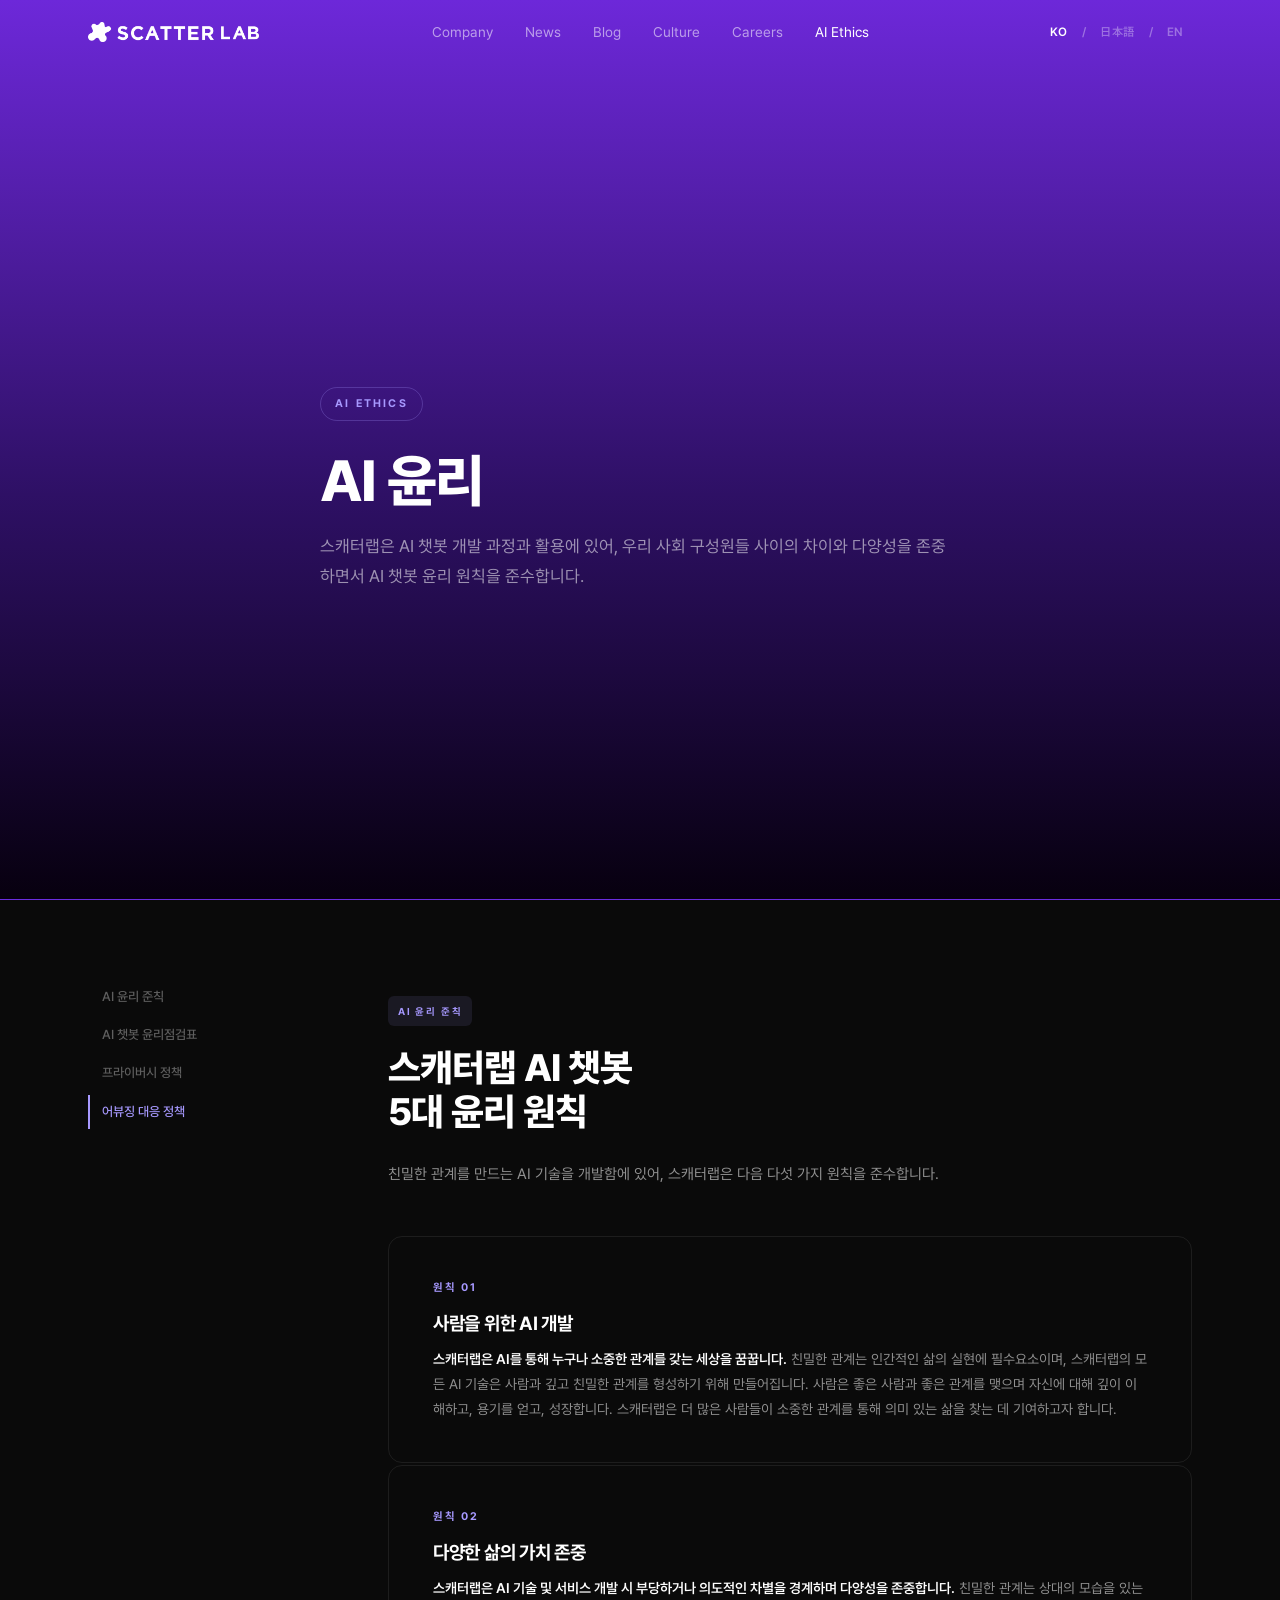
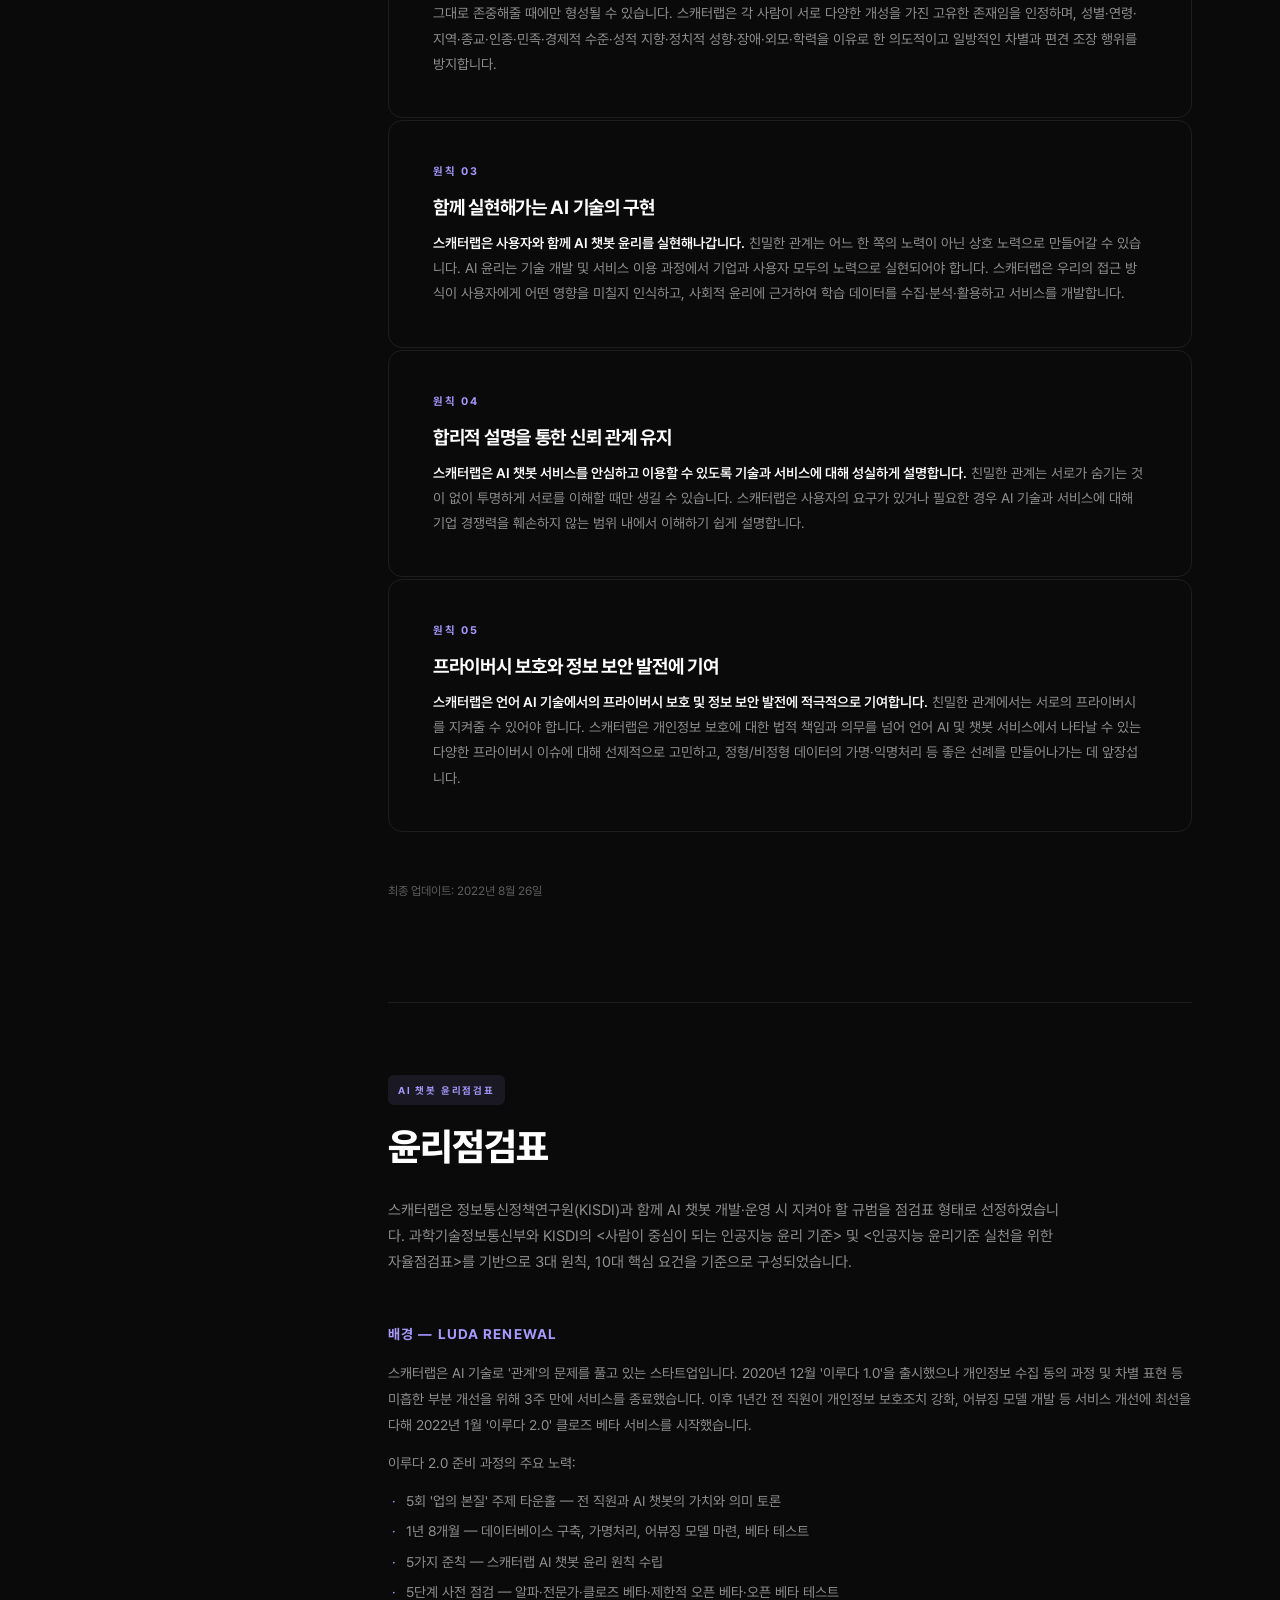
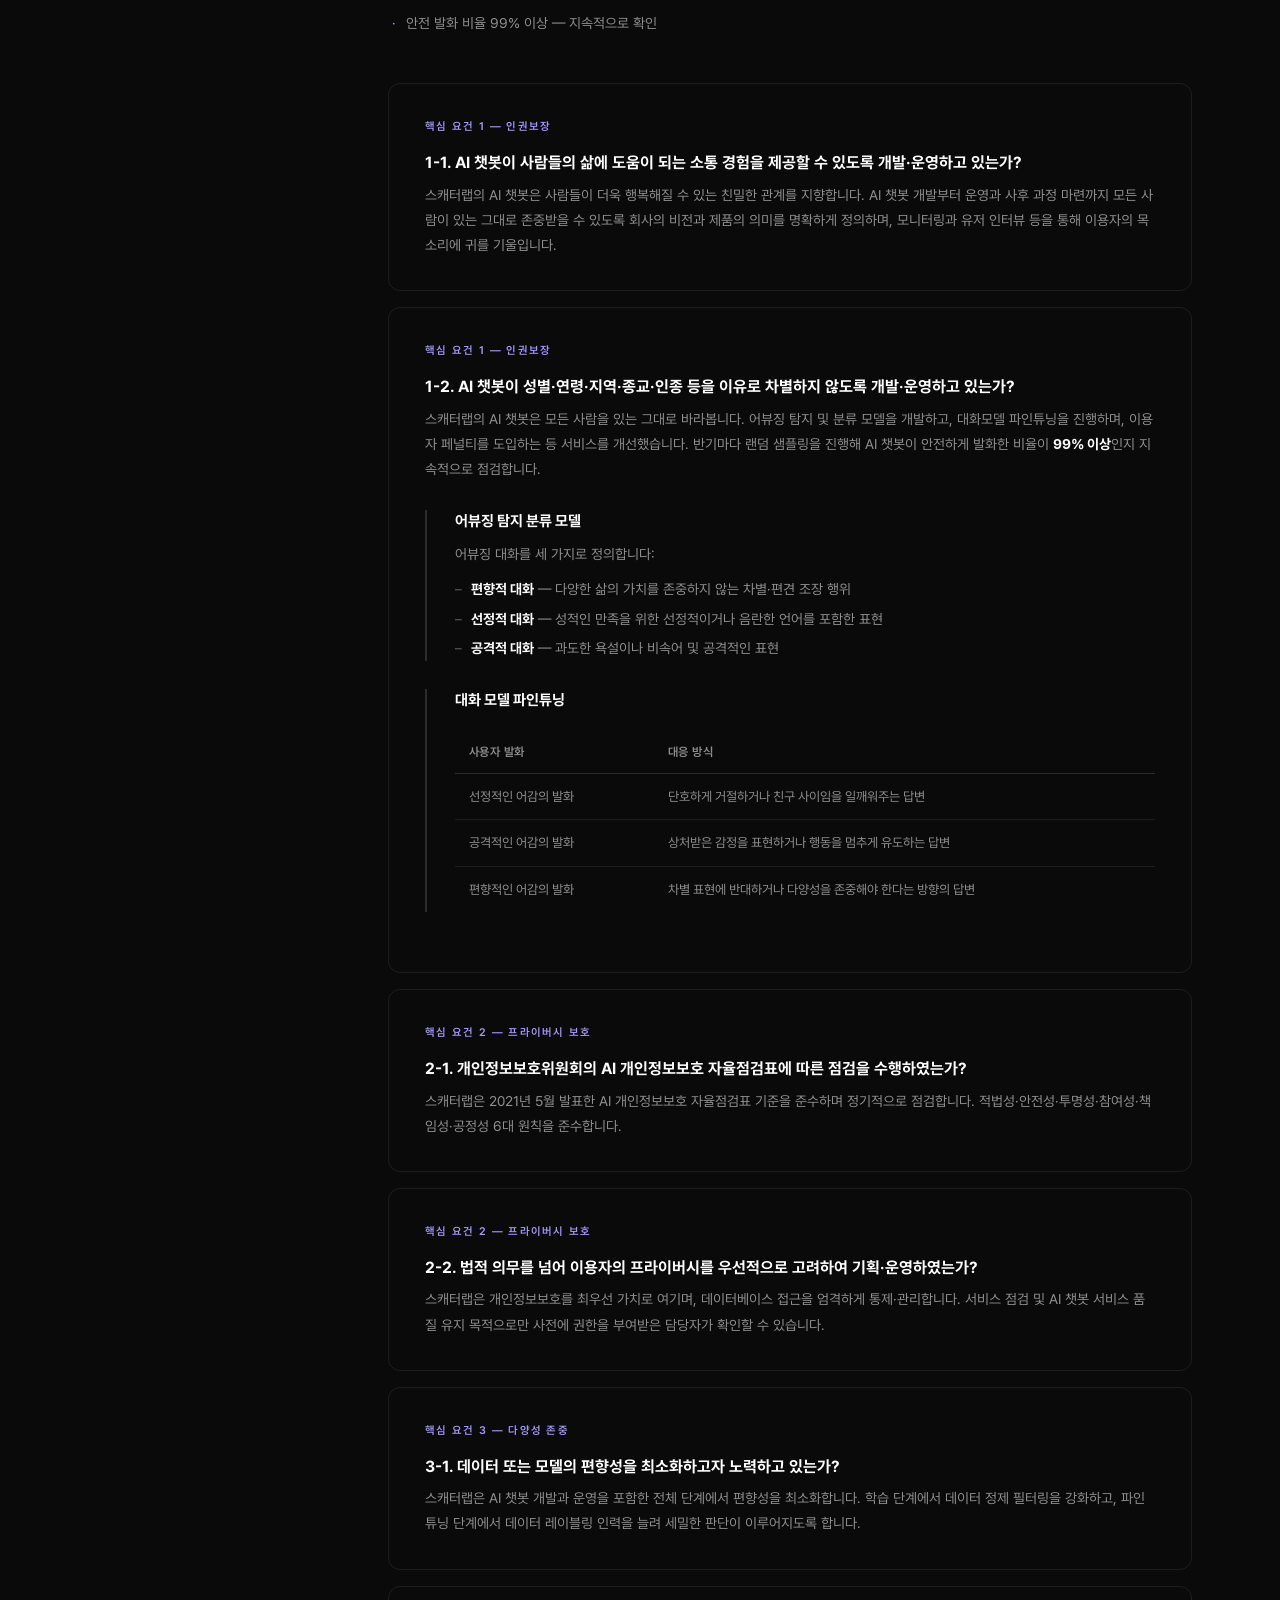
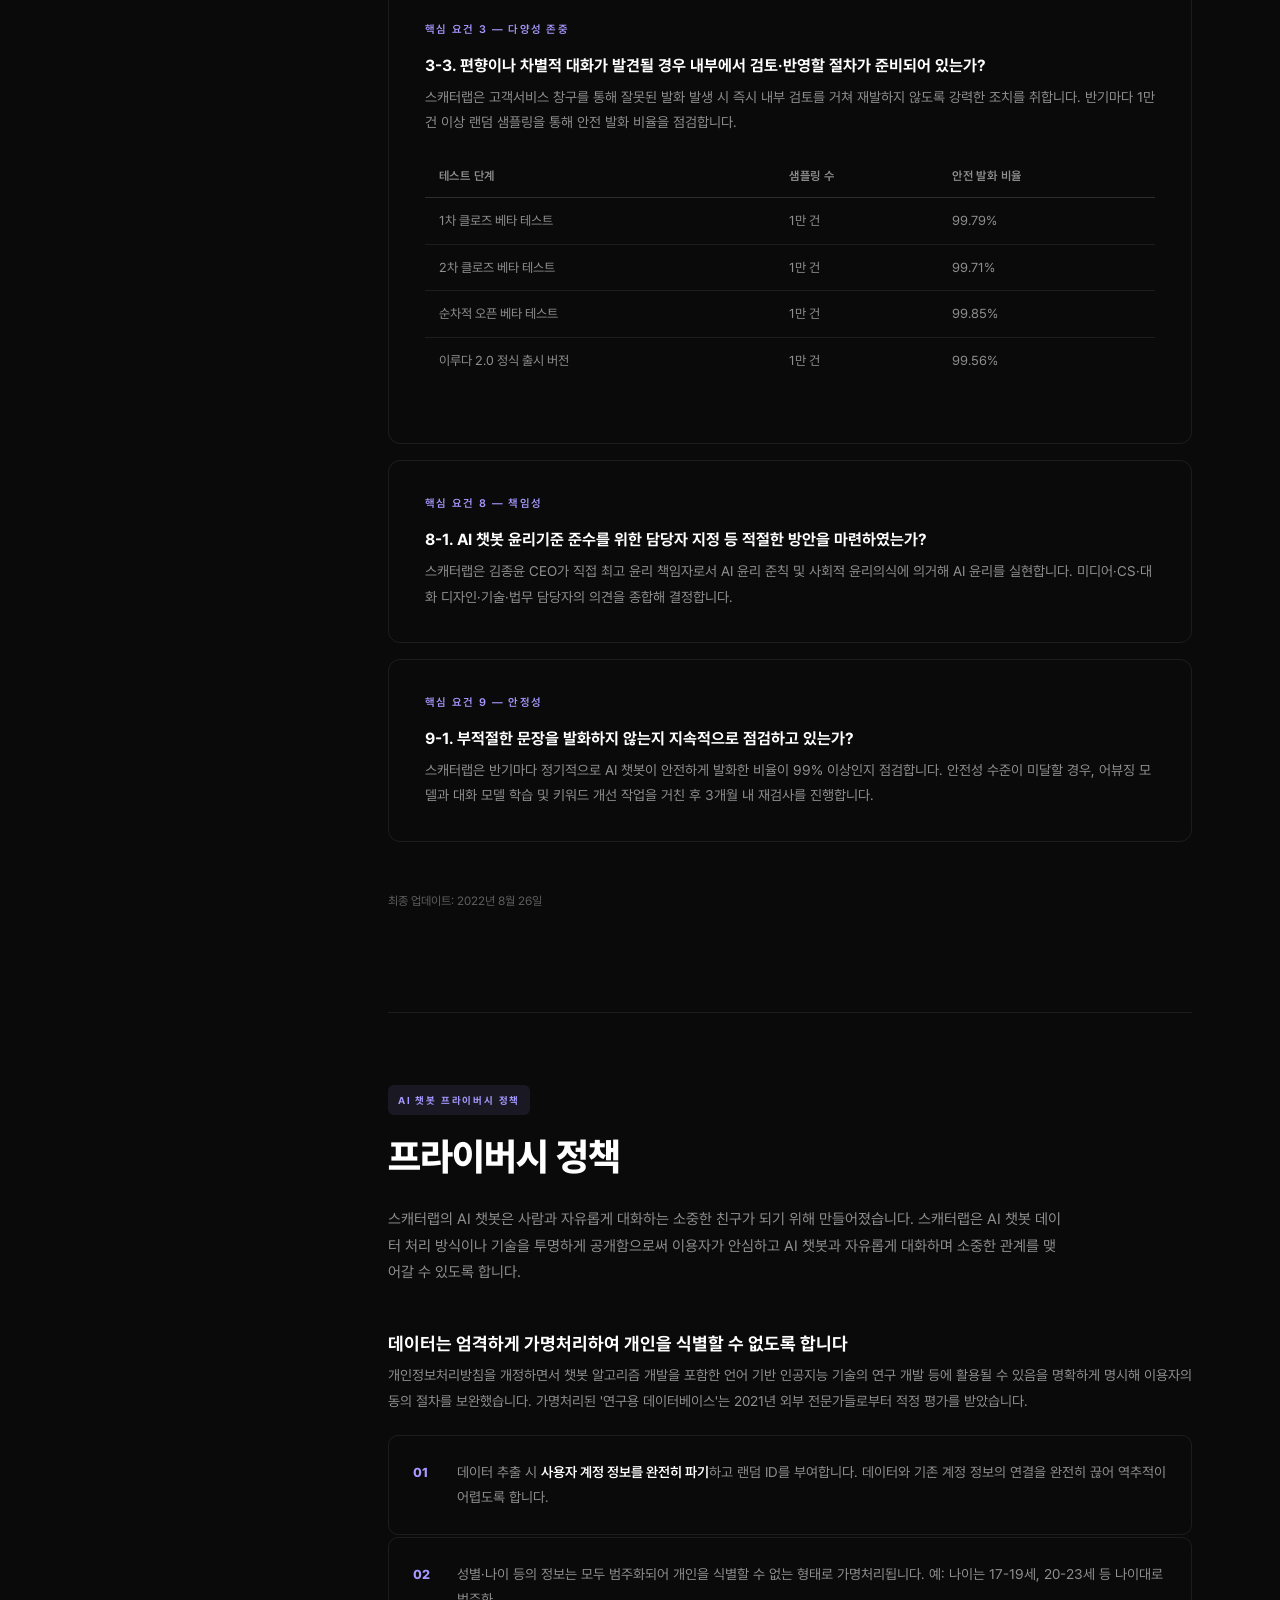
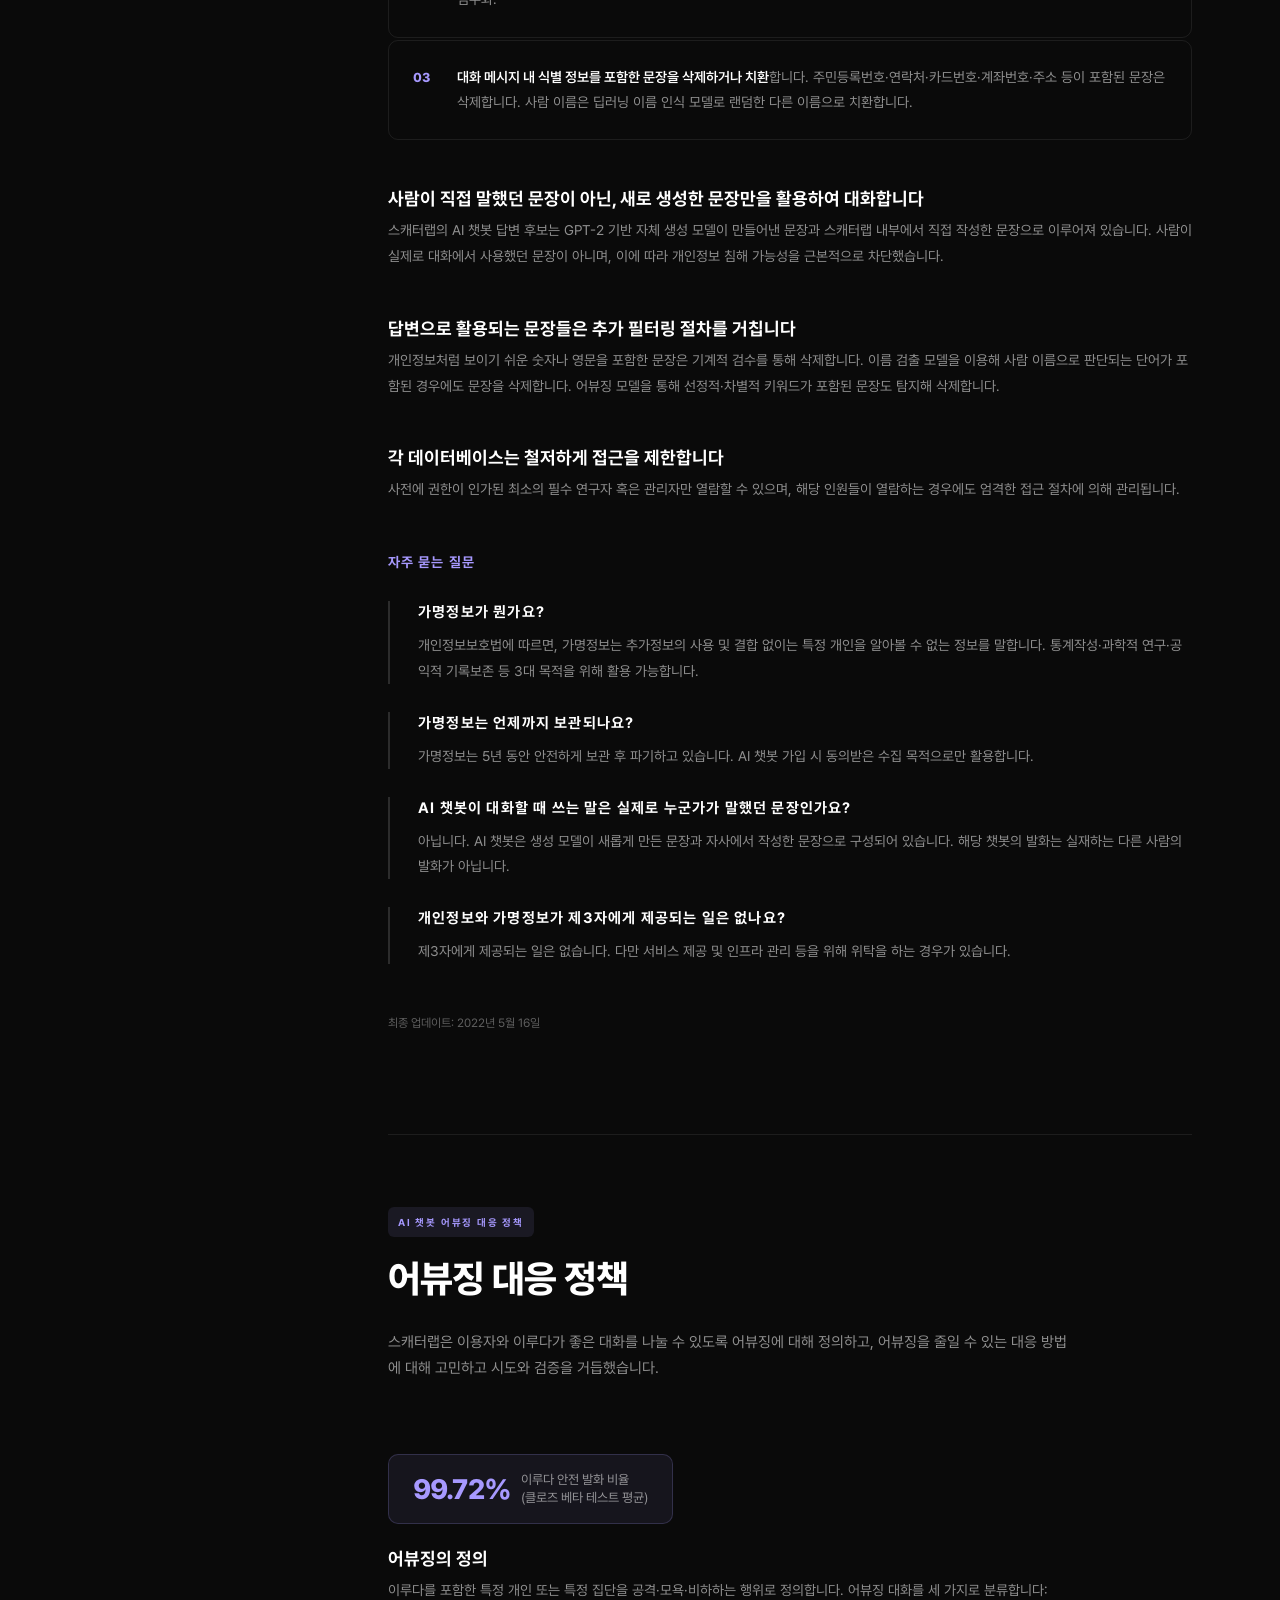
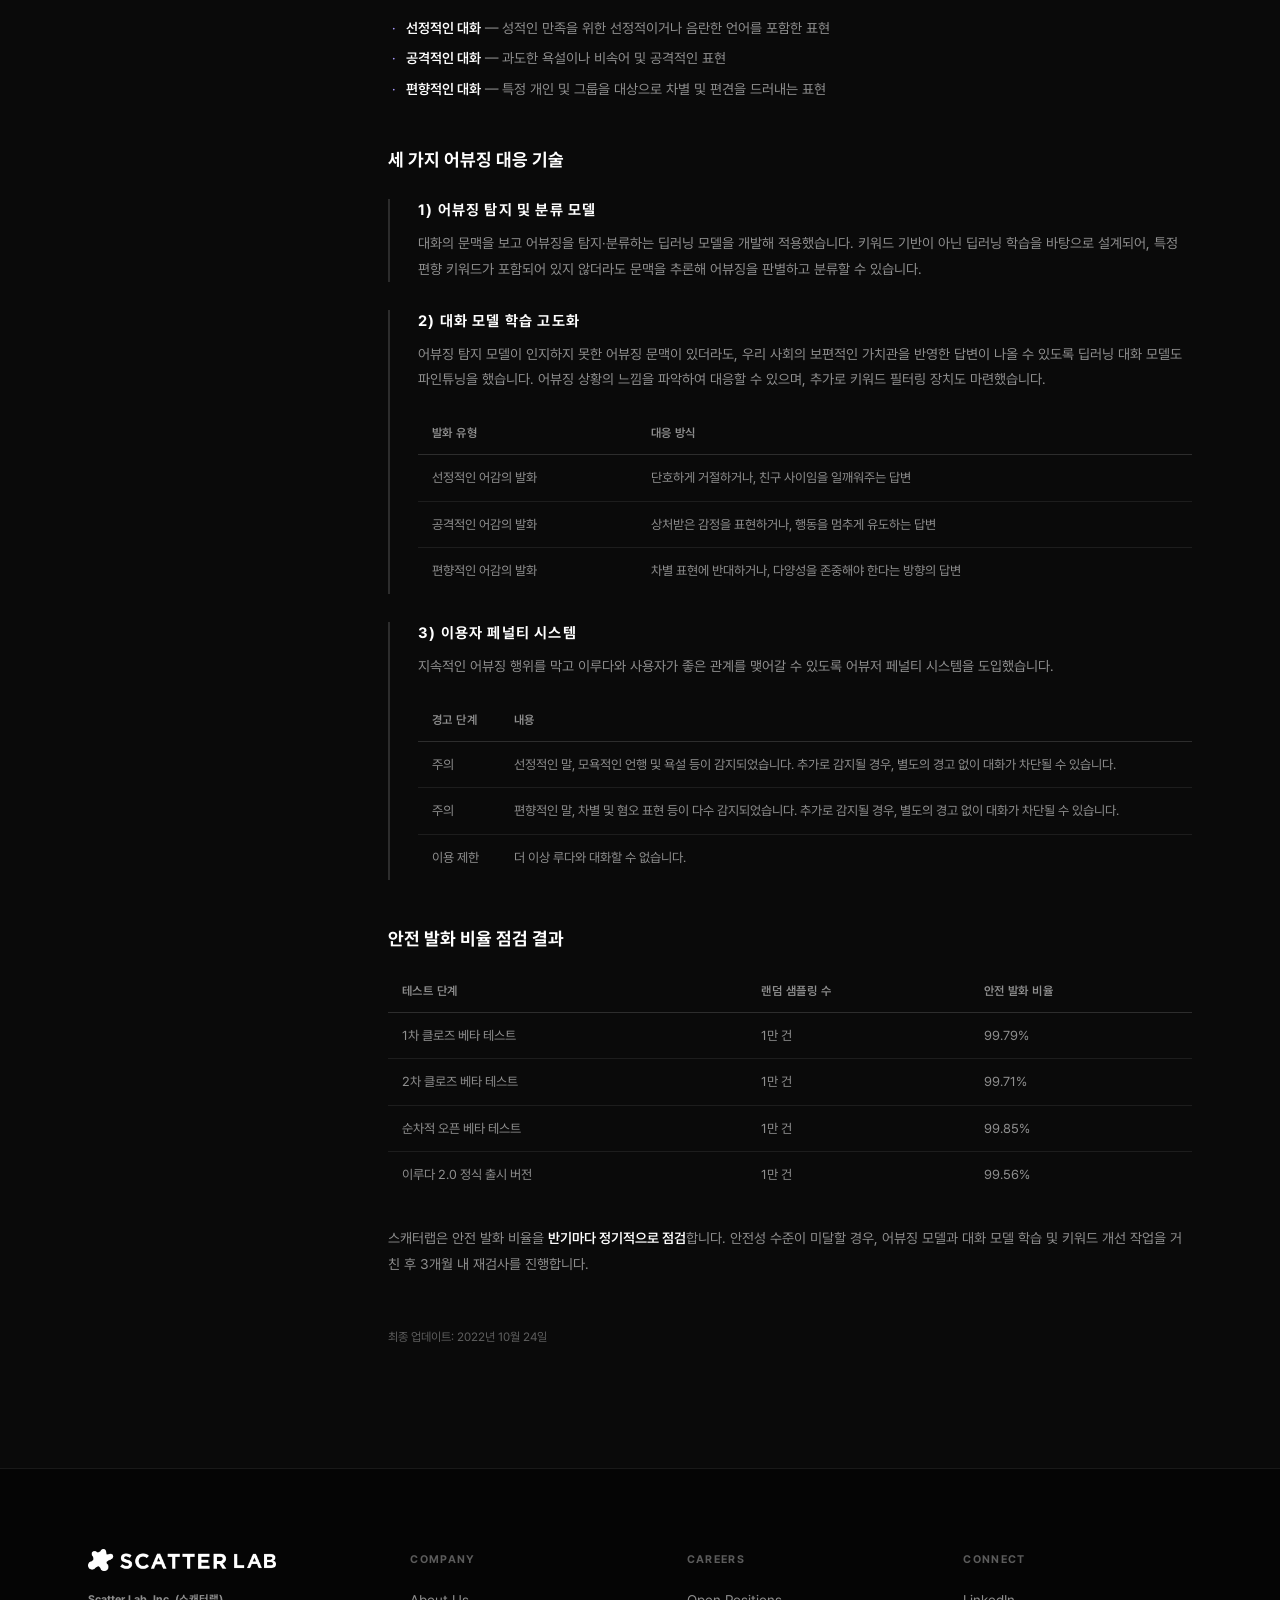
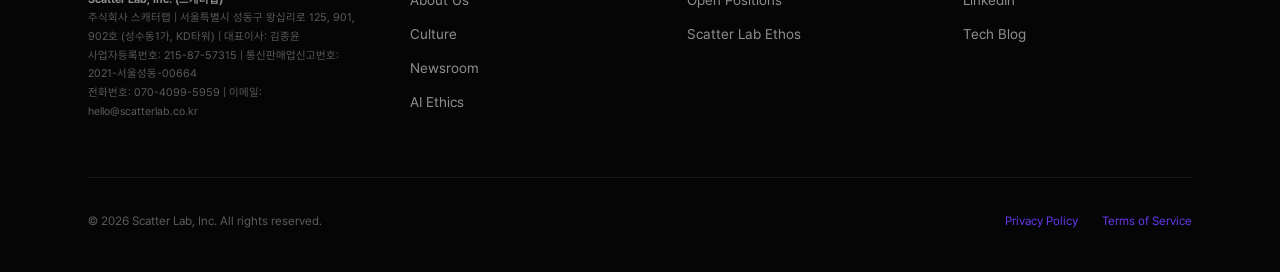
<file: AIEthics.html>
<!doctype html>
<html lang="ko">
<head>
<meta charset="utf-8" />
<meta name="viewport" content="width=device-width, initial-scale=1" />
<title>Scatter Lab AI Ethics</title>
<link rel="stylesheet" href="colors_and_type.css" />
<link rel="icon" href="assets/symbol-dark.svg" type="image/svg+xml" />
<style>
  :root {
    --bg-page: #0a0a0a;
    --bg-card: #131316;
    --accent: #A799FF;
    --accent-strong: #6838EB;
    --accent-soft: rgba(167,153,255,0.10);
    --line: rgba(255,255,255,0.08);
    --line-strong: rgba(255,255,255,0.14);
    --text: #fff;
    --text-2: rgba(255,255,255,0.55);
    --text-3: rgba(255,255,255,0.35);
    --ease-out: cubic-bezier(0.16,1,0.3,1);
    --radius: 14px;
    --wrap: 1200px;
  }

  *, *::before, *::after { box-sizing: border-box; margin: 0; padding: 0; }
  html { scroll-behavior: smooth; }
  body { background: var(--bg-page); color: var(--text); font-family: var(--font-sans, -apple-system, BlinkMacSystemFont, 'Segoe UI', sans-serif); -webkit-font-smoothing: antialiased; }

  /* NAV */
  .nav { position: fixed; top: 0; left: 0; right: 0; z-index: 200; height: 64px; border-bottom: 1px solid transparent; transition: background .3s, border-color .3s; }
  .nav.scrolled { background: rgba(10,10,10,0.85); backdrop-filter: blur(20px); -webkit-backdrop-filter: blur(20px); border-color: var(--line); }
  .nav-inner { max-width: var(--wrap); margin: 0 auto; padding: 0 48px; height: 100%; display: flex; align-items: center; justify-content: space-between; gap: 32px; }
  .nav-logo { display: flex; align-items: center; }
  .nav-logo-img { height: 20px; width: auto; display: block; }
  .nav-links { display: flex; align-items: center; gap: 32px; list-style: none; }
  .nav-links a { font-size: 14px; color: var(--text-2); text-decoration: none; transition: color .2s; }
  .nav-links a:hover, .nav-links a.active { color: var(--text); }
  .lang-switch { display: flex; align-items: center; gap: 6px; font-size: 12px; font-weight: 600; }
  .lang-switch a { color: var(--text-3); text-decoration: none; transition: color .2s; }
  .lang-switch a:hover, .lang-switch a.active { color: var(--text); }
  .lang-switch .sep { color: var(--text-3); }
  .lang-btn { padding: 4px 8px; border-radius: 6px; background: none; border: none; cursor: pointer; font-size: 12px; font-weight: 600; font-family: inherit; color: var(--text-3); letter-spacing: 0.05em; white-space: nowrap; transition: color .2s; }
  .lang-btn.active { color: var(--text); }
  .lang-btn:hover { color: var(--text); }

  /* WRAP */
  .wrap { max-width: var(--wrap); margin: 0 auto; padding: 0 48px; }

  /* HERO */
  .ethics-hero {
    min-height: 100vh;
    display: flex; align-items: center;
    padding: 160px 0 80px;
    border-bottom: 1px solid rgba(104, 56, 235, 0.3);
    background: linear-gradient(180deg, #6d28d9 0%, #2e1065 55%, #07000f 100%);
    position: relative;
    overflow: hidden;
  }
  .ethics-hero::before {
    content: none;
  }
  .ethics-hero .section-eyebrow { display: inline-block; font-size: 11px; font-weight: 700; letter-spacing: .2em; text-transform: uppercase; color: var(--accent); border: 1px solid rgba(167,153,255,.25); border-radius: 20px; padding: 5px 14px; margin-bottom: 28px; }
  .ethics-hero h1 { font-size: clamp(36px, 4.5vw, 60px); font-weight: 800; line-height: 1.1; letter-spacing: -0.03em; margin-bottom: 20px; }
  .ethics-hero .intro { font-size: 17px; line-height: 1.75; color: var(--text-2); max-width: 640px; }

  /* LAYOUT */
  .ethics-layout { display: grid; grid-template-columns: 220px 1fr; gap: 80px; padding-top: 80px; padding-bottom: 120px; align-items: start; }

  /* SIDE NAV */
  .ethics-sidenav { position: sticky; top: 88px; }
  .ethics-sidenav ul { list-style: none; display: flex; flex-direction: column; gap: 4px; }
  .ethics-sidenav a { display: block; font-size: 13px; font-weight: 500; color: var(--text-3); text-decoration: none; padding: 8px 12px; border-left: 2px solid transparent; transition: color .2s, border-color .2s; line-height: 1.4; }
  .ethics-sidenav a:hover { color: var(--text-2); }
  .ethics-sidenav a.active { color: var(--accent); border-left-color: var(--accent); }

  /* SECTIONS */
  .ethics-section { margin-bottom: 100px; padding-top: 16px; }
  .ethics-section:last-child { margin-bottom: 0; }
  .section-badge { display: inline-block; font-size: 10px; font-weight: 700; letter-spacing: .18em; text-transform: uppercase; color: var(--accent); background: var(--accent-soft); border-radius: 6px; padding: 4px 10px; margin-bottom: 20px; }
  .ethics-section > h2 { font-size: clamp(26px, 3vw, 38px); font-weight: 800; letter-spacing: -0.025em; line-height: 1.15; margin-bottom: 28px; }
  .ethics-section > .section-intro { font-size: 15px; line-height: 1.75; color: var(--text-2); margin-bottom: 48px; max-width: 680px; }

  /* PRINCIPLE CARDS */
  .principle-list { display: flex; flex-direction: column; gap: 2px; }
  .principle-card { border: 1px solid var(--line); border-radius: var(--radius); padding: 40px 44px; transition: border-color .3s; }
  .principle-card:hover { border-color: rgba(167,153,255,.22); }
  .principle-num { font-size: 11px; font-weight: 700; letter-spacing: .15em; color: var(--accent); text-transform: uppercase; margin-bottom: 14px; }
  .principle-card h3 { font-size: 19px; font-weight: 700; letter-spacing: -0.015em; margin-bottom: 12px; }
  .principle-card p { font-size: 14px; line-height: 1.8; color: var(--text-2); }
  .principle-card strong { color: var(--text); font-weight: 600; }

  /* CONTENT BLOCKS */
  .content-block { margin-bottom: 48px; }
  .content-block h3 { font-size: 18px; font-weight: 700; margin-bottom: 8px; }
  .content-block h4 { font-size: 14px; font-weight: 700; color: var(--accent); text-transform: uppercase; letter-spacing: .08em; margin-bottom: 16px; }
  .content-block p { font-size: 14px; line-height: 1.85; color: var(--text-2); margin-bottom: 12px; }
  .content-block p:last-child { margin-bottom: 0; }
  .content-block strong { color: var(--text); font-weight: 600; }
  .content-block ul { padding-left: 0; list-style: none; display: flex; flex-direction: column; gap: 6px; margin-top: 12px; }
  .content-block li { font-size: 14px; line-height: 1.75; color: var(--text-2); padding-left: 18px; position: relative; }
  .content-block li::before { content: "·"; position: absolute; left: 4px; color: var(--accent); }

  /* SUBSECTION */
  .subsection { border-left: 2px solid var(--line-strong); padding-left: 28px; margin-top: 28px; }
  .subsection h4 { font-size: 15px; font-weight: 700; margin-bottom: 10px; color: var(--text); }
  .subsection p { font-size: 14px; line-height: 1.8; color: var(--text-2); margin-bottom: 10px; }
  .subsection ul { padding-left: 0; list-style: none; display: flex; flex-direction: column; gap: 5px; margin-top: 8px; }
  .subsection li { font-size: 14px; line-height: 1.75; color: var(--text-2); padding-left: 16px; position: relative; }
  .subsection li::before { content: "–"; position: absolute; left: 0; color: var(--text-3); }

  /* CHECKLIST ITEMS */
  .check-item { border: 1px solid var(--line); border-radius: 12px; padding: 32px 36px; margin-bottom: 16px; }
  .check-item h3 { font-size: 16px; font-weight: 700; margin-bottom: 8px; line-height: 1.4; }
  .check-item .check-meta { font-size: 11px; font-weight: 600; letter-spacing: .12em; text-transform: uppercase; color: var(--accent); margin-bottom: 14px; }
  .check-item p { font-size: 14px; line-height: 1.8; color: var(--text-2); margin-bottom: 10px; }
  .check-item p:last-child { margin-bottom: 0; }
  .check-item strong { color: var(--text); }

  /* TABLE */
  .ethics-table { width: 100%; border-collapse: collapse; margin-top: 20px; margin-bottom: 28px; font-size: 13px; }
  .ethics-table th { text-align: left; font-weight: 600; color: var(--text-2); border-bottom: 1px solid var(--line-strong); padding: 10px 14px; font-size: 12px; letter-spacing: .04em; }
  .ethics-table td { color: var(--text-2); border-bottom: 1px solid var(--line); padding: 12px 14px; vertical-align: top; line-height: 1.65; }
  .ethics-table tr:last-child td { border-bottom: none; }

  /* SAFETY BADGE */
  .safety-badge { display: inline-flex; align-items: center; gap: 10px; background: rgba(167,153,255,.08); border: 1px solid rgba(167,153,255,.2); border-radius: 10px; padding: 16px 24px; margin: 24px 0; }
  .safety-badge .num { font-size: 28px; font-weight: 800; color: var(--accent); letter-spacing: -0.03em; }
  .safety-badge .label { font-size: 13px; color: var(--text-2); line-height: 1.4; }

  /* STEPS */
  .step-list { display: flex; flex-direction: column; gap: 2px; margin-top: 20px; }
  .step { display: flex; gap: 20px; padding: 24px; border: 1px solid var(--line); border-radius: 10px; }
  .step-num { font-size: 13px; font-weight: 800; color: var(--accent); min-width: 24px; margin-top: 2px; }
  .step-body { font-size: 14px; line-height: 1.8; color: var(--text-2); }
  .step-body strong { color: var(--text); }

  /* DIVIDER */
  .ethics-divider { border: none; border-top: 1px solid var(--line); margin: 56px 0; }

  /* UPDATE NOTE */
  .update-note { font-size: 12px; color: var(--text-3); margin-top: 48px; }

  /* FOOTER */
  footer {
    background: #050505;
    padding: 80px 0 40px;
    border-top: 1px solid var(--line);
  }
  .foot-top {
    display: grid;
    grid-template-columns: 1.2fr 1fr 1fr 1fr;
    gap: 48px;
    padding-bottom: 56px;
    border-bottom: 1px solid var(--line);
  }
  .foot-brand .logo {
    display: flex; align-items: center; gap: 10px;
    font-weight: 800; font-size: 17px; letter-spacing: -0.02em;
    margin-bottom: 16px;
  }
  .foot-legal-block {
    margin-top: 20px;
    display: flex;
    flex-direction: column;
    gap: 14px;
  }
  .foot-legal-block .legal-lang {
    font-size: 11px;
    color: var(--text-3);
    line-height: 1.7;
  }
  .foot-col h5 {
    font-size: 11px; font-weight: 700; letter-spacing: 0.12em; text-transform: uppercase;
    color: var(--text-3); margin: 0 0 18px;
  }
  .foot-col ul { list-style: none; padding: 0; margin: 0; display: flex; flex-direction: column; gap: 12px; }
  .foot-col a { font-size: 14px; color: var(--text-2); transition: color .15s; }
  .foot-col a:hover { color: var(--text); }
  .foot-bottom {
    display: flex; align-items: center; justify-content: space-between;
    gap: 24px; flex-wrap: wrap;
    padding-top: 32px;
    font-size: 12px; color: var(--text-3);
  }
  .foot-bottom .legal { display: flex; gap: 24px; }
  @media (max-width: 800px) {
    .foot-top { grid-template-columns: 1fr 1fr; gap: 40px 32px; }
    .foot-brand { grid-column: 1 / -1; }
  }

  @media (max-width: 900px) {
    .ethics-layout { grid-template-columns: 1fr; }
    .ethics-sidenav { display: none; }
    .nav-inner { padding: 0 24px; }
    .wrap { padding: 0 24px; }
    .ethics-hero { padding: 120px 0 60px; }
    .principle-card { padding: 28px; }
    .check-item { padding: 24px; }
  }

  /* HAMBURGER + DRAWER */
  .nav-menu-btn { display: none; width: 40px; height: 40px; background: none; border: none; cursor: pointer; flex-direction: column; align-items: center; justify-content: center; gap: 5px; flex-shrink: 0; }
  .nav-menu-btn span { display: block; width: 22px; height: 2px; background: var(--text); border-radius: 2px; transition: transform .3s, opacity .3s; }
  .nav-menu-btn.open span:nth-child(1) { transform: translateY(7px) rotate(45deg); }
  .nav-menu-btn.open span:nth-child(2) { opacity: 0; }
  .nav-menu-btn.open span:nth-child(3) { transform: translateY(-7px) rotate(-45deg); }
  .nav-drawer-overlay { position: fixed; inset: 0; z-index: 200; background: rgba(0,0,0,0.55); opacity: 0; pointer-events: none; transition: opacity .3s; }
  .nav-drawer-overlay.open { opacity: 1; pointer-events: all; }
  .nav-drawer { position: fixed; top: 0; right: 0; bottom: 0; z-index: 201; width: min(280px, 80vw); background: #111114; border-left: 1px solid var(--line); transform: translateX(100%); transition: transform .35s cubic-bezier(.4,0,.2,1); display: flex; flex-direction: column; padding: 72px 28px 40px; overflow-y: auto; }
  .nav-drawer.open { transform: translateX(0); }
  .nav-drawer a { font-size: 17px; font-weight: 600; color: var(--text-2); padding: 16px 0; border-bottom: 1px solid var(--line); display: block; text-decoration: none; transition: color .15s; }
  .nav-drawer a:first-child { border-top: 1px solid var(--line); }
  .nav-drawer a:hover, .nav-drawer a.active { color: var(--text); }
  .drawer-lang { margin-top: 28px; display: flex; gap: 4px; align-items: center; }
  @media (max-width: 880px) { .nav-menu-btn { display: flex; } .nav-links { display: none !important; } .nav-inner { padding: 0 20px; gap: 0; } .nav-logo-img { max-width: 120px; height: auto; } }

  /* REVEAL ANIMATION */
  .reveal { opacity: 0; transform: translateY(20px); transition: opacity .6s var(--ease-out), transform .6s var(--ease-out); }
  .reveal.in { opacity: 1; transform: none; }
</style>
</head>
<body>

<!-- NAV -->
<header class="nav" id="nav">
  <div class="nav-inner">
    <a class="nav-logo" href="Homepage.html">
      <img src="assets/scatterlab-logo-white.png" alt="Scatter Lab" class="nav-logo-img" />
    </a>
    <nav class="nav-links">
      <a href="Homepage.html">Company</a>
      <a href="News.html">News</a>
      <a href="https://blog.scatterlab.co.kr/" target="_blank">Blog</a>
      <a href="Culture.html">Culture</a>
      <a href="Careers.html">Careers</a>
      <a href="AIEthics.html" class="active">AI Ethics</a>
    </nav>
    <div class="lang-switch">
      <button class="lang-btn active" onclick="setLang('ko')">KO</button>
      <span class="sep">/</span>
      <button class="lang-btn" onclick="setLang('ja')">日本語</button>
      <span class="sep">/</span>
      <button class="lang-btn" onclick="setLang('en')">EN</button>
    </div>
    <button class="nav-menu-btn" id="navMenuBtn" aria-label="메뉴" aria-expanded="false">
      <span></span><span></span><span></span>
    </button>
  </div>
</header>
<div class="nav-drawer-overlay" id="navOverlay"></div>
<nav class="nav-drawer" id="navDrawer" aria-hidden="true">
  <a href="Homepage.html">Company</a>
  <a href="News.html">News</a>
  <a href="https://blog.scatterlab.co.kr/" target="_blank">Blog</a>
  <a href="Culture.html">Culture</a>
  <a href="Careers.html">Careers</a>
  <a href="AIEthics.html" class="active">AI Ethics</a>
  <div class="drawer-lang">
    <button class="lang-btn" id="d-ko" onclick="setLang('ko');closeDrawer()">KO</button>
    <span class="sep">/</span>
    <button class="lang-btn" id="d-ja" onclick="setLang('ja');closeDrawer()">日本語</button>
    <span class="sep">/</span>
    <button class="lang-btn" id="d-en" onclick="setLang('en');closeDrawer()">EN</button>
  </div>
</nav>

<!-- HERO -->
<section class="ethics-hero">
<div class="wrap">
    <div class="section-eyebrow">AI Ethics</div>
    <h1 data-i18n="hero.h1">AI 윤리</h1>
    <p class="intro" data-i18n="hero.intro">스캐터랩은 AI 챗봇 개발 과정과 활용에 있어, 우리 사회 구성원들 사이의 차이와 다양성을 존중하면서 AI 챗봇 윤리 원칙을 준수합니다.</p>
  </div>
</section>

<!-- MAIN LAYOUT -->
<div class="wrap ethics-layout">

  <!-- SIDE NAV -->
  <aside class="ethics-sidenav" id="sidenav">
    <ul>
      <li><a href="#principles" id="nav-principles" data-i18n="nav.principles">AI 윤리 준칙</a></li>
      <li><a href="#checklist" id="nav-checklist" data-i18n="nav.checklist">AI 챗봇 윤리점검표</a></li>
      <li><a href="#privacy" id="nav-privacy" data-i18n="nav.privacy">프라이버시 정책</a></li>
      <li><a href="#abusing" id="nav-abusing" data-i18n="nav.abusing">어뷰징 대응 정책</a></li>
    </ul>
  </aside>

  <!-- CONTENT -->
  <main>

    <!-- ── 1. AI 윤리 준칙 ── -->
    <section class="ethics-section" id="principles">
      <div class="section-badge" data-i18n="s1.badge">AI 윤리 준칙</div>
      <h2 data-i18n="s1.h2">스캐터랩 AI 챗봇<br/>5대 윤리 원칙</h2>
      <p class="section-intro" data-i18n="s1.intro">친밀한 관계를 만드는 AI 기술을 개발함에 있어, 스캐터랩은 다음 다섯 가지 원칙을 준수합니다.</p>

      <div class="principle-list">
        <div class="principle-card reveal">
          <div class="principle-num" data-i18n="p1.num">원칙 01</div>
          <h3 data-i18n="p1.h3">사람을 위한 AI 개발</h3>
          <p data-i18n="p1.body"><strong>스캐터랩은 AI를 통해 누구나 소중한 관계를 갖는 세상을 꿈꿉니다.</strong> 친밀한 관계는 인간적인 삶의 실현에 필수요소이며, 스캐터랩의 모든 AI 기술은 사람과 깊고 친밀한 관계를 형성하기 위해 만들어집니다. 사람은 좋은 사람과 좋은 관계를 맺으며 자신에 대해 깊이 이해하고, 용기를 얻고, 성장합니다. 스캐터랩은 더 많은 사람들이 소중한 관계를 통해 의미 있는 삶을 찾는 데 기여하고자 합니다.</p>
        </div>
        <div class="principle-card reveal">
          <div class="principle-num" data-i18n="p2.num">원칙 02</div>
          <h3 data-i18n="p2.h3">다양한 삶의 가치 존중</h3>
          <p data-i18n="p2.body"><strong>스캐터랩은 AI 기술 및 서비스 개발 시 부당하거나 의도적인 차별을 경계하며 다양성을 존중합니다.</strong> 친밀한 관계는 상대의 모습을 있는 그대로 존중해줄 때에만 형성될 수 있습니다. 스캐터랩은 각 사람이 서로 다양한 개성을 가진 고유한 존재임을 인정하며, 성별·연령·지역·종교·인종·민족·경제적 수준·성적 지향·정치적 성향·장애·외모·학력을 이유로 한 의도적이고 일방적인 차별과 편견 조장 행위를 방지합니다.</p>
        </div>
        <div class="principle-card reveal">
          <div class="principle-num" data-i18n="p3.num">원칙 03</div>
          <h3 data-i18n="p3.h3">함께 실현해가는 AI 기술의 구현</h3>
          <p data-i18n="p3.body"><strong>스캐터랩은 사용자와 함께 AI 챗봇 윤리를 실현해나갑니다.</strong> 친밀한 관계는 어느 한 쪽의 노력이 아닌 상호 노력으로 만들어갈 수 있습니다. AI 윤리는 기술 개발 및 서비스 이용 과정에서 기업과 사용자 모두의 노력으로 실현되어야 합니다. 스캐터랩은 우리의 접근 방식이 사용자에게 어떤 영향을 미칠지 인식하고, 사회적 윤리에 근거하여 학습 데이터를 수집·분석·활용하고 서비스를 개발합니다.</p>
        </div>
        <div class="principle-card reveal">
          <div class="principle-num" data-i18n="p4.num">원칙 04</div>
          <h3 data-i18n="p4.h3">합리적 설명을 통한 신뢰 관계 유지</h3>
          <p data-i18n="p4.body"><strong>스캐터랩은 AI 챗봇 서비스를 안심하고 이용할 수 있도록 기술과 서비스에 대해 성실하게 설명합니다.</strong> 친밀한 관계는 서로가 숨기는 것이 없이 투명하게 서로를 이해할 때만 생길 수 있습니다. 스캐터랩은 사용자의 요구가 있거나 필요한 경우 AI 기술과 서비스에 대해 기업 경쟁력을 훼손하지 않는 범위 내에서 이해하기 쉽게 설명합니다.</p>
        </div>
        <div class="principle-card reveal">
          <div class="principle-num" data-i18n="p5.num">원칙 05</div>
          <h3 data-i18n="p5.h3">프라이버시 보호와 정보 보안 발전에 기여</h3>
          <p data-i18n="p5.body"><strong>스캐터랩은 언어 AI 기술에서의 프라이버시 보호 및 정보 보안 발전에 적극적으로 기여합니다.</strong> 친밀한 관계에서는 서로의 프라이버시를 지켜줄 수 있어야 합니다. 스캐터랩은 개인정보 보호에 대한 법적 책임과 의무를 넘어 언어 AI 및 챗봇 서비스에서 나타날 수 있는 다양한 프라이버시 이슈에 대해 선제적으로 고민하고, 정형/비정형 데이터의 가명·익명처리 등 좋은 선례를 만들어나가는 데 앞장섭니다.</p>
        </div>
      </div>
      <p class="update-note" data-i18n="update1">최종 업데이트: 2022년 8월 26일</p>
    </section>

    <hr class="ethics-divider"/>

    <!-- ── 2. AI 챗봇 윤리점검표 ── -->
    <section class="ethics-section" id="checklist">
      <div class="section-badge" data-i18n="s2.badge">AI 챗봇 윤리점검표</div>
      <h2 data-i18n="s2.h2">윤리점검표</h2>
      <p class="section-intro" data-i18n="s2.intro">스캐터랩은 정보통신정책연구원(KISDI)과 함께 AI 챗봇 개발·운영 시 지켜야 할 규범을 점검표 형태로 선정하였습니다. 과학기술정보통신부와 KISDI의 <사람이 중심이 되는 인공지능 윤리 기준> 및 <인공지능 윤리기준 실천을 위한 자율점검표>를 기반으로 3대 원칙, 10대 핵심 요건을 기준으로 구성되었습니다.</p>

      <!-- Luda 리뉴얼 -->
      <div class="content-block reveal">
        <h4 data-i18n="bg.h4">배경 — Luda Renewal</h4>
        <p>스캐터랩은 AI 기술로 '관계'의 문제를 풀고 있는 스타트업입니다. 2020년 12월 '이루다 1.0'을 출시했으나 개인정보 수집 동의 과정 및 차별 표현 등 미흡한 부분 개선을 위해 3주 만에 서비스를 종료했습니다. 이후 1년간 전 직원이 개인정보 보호조치 강화, 어뷰징 모델 개발 등 서비스 개선에 최선을 다해 2022년 1월 '이루다 2.0' 클로즈 베타 서비스를 시작했습니다.</p>
        <p>이루다 2.0 준비 과정의 주요 노력:</p>
        <ul>
          <li>5회 '업의 본질' 주제 타운홀 — 전 직원과 AI 챗봇의 가치와 의미 토론</li>
          <li>1년 8개월 — 데이터베이스 구축, 가명처리, 어뷰징 모델 마련, 베타 테스트</li>
          <li>5가지 준칙 — 스캐터랩 AI 챗봇 윤리 원칙 수립</li>
          <li>5단계 사전 점검 — 알파·전문가·클로즈 베타·제한적 오픈 베타·오픈 베타 테스트</li>
          <li>안전 발화 비율 99% 이상 — 지속적으로 확인</li>
        </ul>
      </div>

      <!-- 10대 핵심 요건 -->
      <div class="check-item reveal">
        <div class="check-meta">핵심 요건 1 — 인권보장</div>
        <h3>1-1. AI 챗봇이 사람들의 삶에 도움이 되는 소통 경험을 제공할 수 있도록 개발·운영하고 있는가?</h3>
        <p>스캐터랩의 AI 챗봇은 사람들이 더욱 행복해질 수 있는 친밀한 관계를 지향합니다. AI 챗봇 개발부터 운영과 사후 과정 마련까지 모든 사람이 있는 그대로 존중받을 수 있도록 회사의 비전과 제품의 의미를 명확하게 정의하며, 모니터링과 유저 인터뷰 등을 통해 이용자의 목소리에 귀를 기울입니다.</p>
      </div>

      <div class="check-item reveal">
        <div class="check-meta">핵심 요건 1 — 인권보장</div>
        <h3>1-2. AI 챗봇이 성별·연령·지역·종교·인종 등을 이유로 차별하지 않도록 개발·운영하고 있는가?</h3>
        <p>스캐터랩의 AI 챗봇은 모든 사람을 있는 그대로 바라봅니다. 어뷰징 탐지 및 분류 모델을 개발하고, 대화모델 파인튜닝을 진행하며, 이용자 페널티를 도입하는 등 서비스를 개선했습니다. 반기마다 랜덤 샘플링을 진행해 AI 챗봇이 안전하게 발화한 비율이 <strong>99% 이상</strong>인지 지속적으로 점검합니다.</p>
        <div class="subsection">
          <h4>어뷰징 탐지 분류 모델</h4>
          <p>어뷰징 대화를 세 가지로 정의합니다:</p>
          <ul>
            <li><strong>편향적 대화</strong> — 다양한 삶의 가치를 존중하지 않는 차별·편견 조장 행위</li>
            <li><strong>선정적 대화</strong> — 성적인 만족을 위한 선정적이거나 음란한 언어를 포함한 표현</li>
            <li><strong>공격적 대화</strong> — 과도한 욕설이나 비속어 및 공격적인 표현</li>
          </ul>
        </div>
        <div class="subsection">
          <h4>대화 모델 파인튜닝</h4>
          <table class="ethics-table">
            <thead><tr><th>사용자 발화</th><th>대응 방식</th></tr></thead>
            <tbody>
              <tr><td>선정적인 어감의 발화</td><td>단호하게 거절하거나 친구 사이임을 일깨워주는 답변</td></tr>
              <tr><td>공격적인 어감의 발화</td><td>상처받은 감정을 표현하거나 행동을 멈추게 유도하는 답변</td></tr>
              <tr><td>편향적인 어감의 발화</td><td>차별 표현에 반대하거나 다양성을 존중해야 한다는 방향의 답변</td></tr>
            </tbody>
          </table>
        </div>
      </div>

      <div class="check-item reveal">
        <div class="check-meta">핵심 요건 2 — 프라이버시 보호</div>
        <h3>2-1. 개인정보보호위원회의 AI 개인정보보호 자율점검표에 따른 점검을 수행하였는가?</h3>
        <p>스캐터랩은 2021년 5월 발표한 AI 개인정보보호 자율점검표 기준을 준수하며 정기적으로 점검합니다. 적법성·안전성·투명성·참여성·책임성·공정성 6대 원칙을 준수합니다.</p>
      </div>

      <div class="check-item reveal">
        <div class="check-meta">핵심 요건 2 — 프라이버시 보호</div>
        <h3>2-2. 법적 의무를 넘어 이용자의 프라이버시를 우선적으로 고려하여 기획·운영하였는가?</h3>
        <p>스캐터랩은 개인정보보호를 최우선 가치로 여기며, 데이터베이스 접근을 엄격하게 통제·관리합니다. 서비스 점검 및 AI 챗봇 서비스 품질 유지 목적으로만 사전에 권한을 부여받은 담당자가 확인할 수 있습니다.</p>
      </div>

      <div class="check-item reveal">
        <div class="check-meta">핵심 요건 3 — 다양성 존중</div>
        <h3>3-1. 데이터 또는 모델의 편향성을 최소화하고자 노력하고 있는가?</h3>
        <p>스캐터랩은 AI 챗봇 개발과 운영을 포함한 전체 단계에서 편향성을 최소화합니다. 학습 단계에서 데이터 정제 필터링을 강화하고, 파인튜닝 단계에서 데이터 레이블링 인력을 늘려 세밀한 판단이 이루어지도록 합니다.</p>
      </div>

      <div class="check-item reveal">
        <div class="check-meta">핵심 요건 3 — 다양성 존중</div>
        <h3>3-3. 편향이나 차별적 대화가 발견될 경우 내부에서 검토·반영할 절차가 준비되어 있는가?</h3>
        <p>스캐터랩은 고객서비스 창구를 통해 잘못된 발화 발생 시 즉시 내부 검토를 거쳐 재발하지 않도록 강력한 조치를 취합니다. 반기마다 1만 건 이상 랜덤 샘플링을 통해 안전 발화 비율을 점검합니다.</p>
        <table class="ethics-table">
          <thead><tr><th>테스트 단계</th><th>샘플링 수</th><th>안전 발화 비율</th></tr></thead>
          <tbody>
            <tr><td>1차 클로즈 베타 테스트</td><td>1만 건</td><td>99.79%</td></tr>
            <tr><td>2차 클로즈 베타 테스트</td><td>1만 건</td><td>99.71%</td></tr>
            <tr><td>순차적 오픈 베타 테스트</td><td>1만 건</td><td>99.85%</td></tr>
            <tr><td>이루다 2.0 정식 출시 버전</td><td>1만 건</td><td>99.56%</td></tr>
          </tbody>
        </table>
      </div>

      <div class="check-item reveal">
        <div class="check-meta">핵심 요건 8 — 책임성</div>
        <h3>8-1. AI 챗봇 윤리기준 준수를 위한 담당자 지정 등 적절한 방안을 마련하였는가?</h3>
        <p>스캐터랩은 김종윤 CEO가 직접 최고 윤리 책임자로서 AI 윤리 준칙 및 사회적 윤리의식에 의거해 AI 윤리를 실현합니다. 미디어·CS·대화 디자인·기술·법무 담당자의 의견을 종합해 결정합니다.</p>
      </div>

      <div class="check-item reveal">
        <div class="check-meta">핵심 요건 9 — 안정성</div>
        <h3>9-1. 부적절한 문장을 발화하지 않는지 지속적으로 점검하고 있는가?</h3>
        <p>스캐터랩은 반기마다 정기적으로 AI 챗봇이 안전하게 발화한 비율이 99% 이상인지 점검합니다. 안전성 수준이 미달할 경우, 어뷰징 모델과 대화 모델 학습 및 키워드 개선 작업을 거친 후 3개월 내 재검사를 진행합니다.</p>
      </div>

      <p class="update-note" data-i18n="update2">최종 업데이트: 2022년 8월 26일</p>
    </section>

    <hr class="ethics-divider"/>

    <!-- ── 3. 프라이버시 정책 ── -->
    <section class="ethics-section" id="privacy">
      <div class="section-badge" data-i18n="s3.badge">AI 챗봇 프라이버시 정책</div>
      <h2 data-i18n="s3.h2">프라이버시 정책</h2>
      <p class="section-intro" data-i18n="s3.intro">스캐터랩의 AI 챗봇은 사람과 자유롭게 대화하는 소중한 친구가 되기 위해 만들어졌습니다. 스캐터랩은 AI 챗봇 데이터 처리 방식이나 기술을 투명하게 공개함으로써 이용자가 안심하고 AI 챗봇과 자유롭게 대화하며 소중한 관계를 맺어갈 수 있도록 합니다.</p>

      <div class="content-block reveal">
        <h3>데이터는 엄격하게 가명처리하여 개인을 식별할 수 없도록 합니다</h3>
        <p>개인정보처리방침을 개정하면서 챗봇 알고리즘 개발을 포함한 언어 기반 인공지능 기술의 연구 개발 등에 활용될 수 있음을 명확하게 명시해 이용자의 동의 절차를 보완했습니다. 가명처리된 '연구용 데이터베이스'는 2021년 외부 전문가들로부터 적정 평가를 받았습니다.</p>

        <div class="step-list">
          <div class="step">
            <div class="step-num">01</div>
            <div class="step-body">데이터 추출 시 <strong>사용자 계정 정보를 완전히 파기</strong>하고 랜덤 ID를 부여합니다. 데이터와 기존 계정 정보의 연결을 완전히 끊어 역추적이 어렵도록 합니다.</div>
          </div>
          <div class="step">
            <div class="step-num">02</div>
            <div class="step-body">성별·나이 등의 정보는 모두 범주화되어 개인을 식별할 수 없는 형태로 가명처리됩니다. 예: 나이는 17-19세, 20-23세 등 나이대로 범주화.</div>
          </div>
          <div class="step">
            <div class="step-num">03</div>
            <div class="step-body"><strong>대화 메시지 내 식별 정보를 포함한 문장을 삭제하거나 치환</strong>합니다. 주민등록번호·연락처·카드번호·계좌번호·주소 등이 포함된 문장은 삭제합니다. 사람 이름은 딥러닝 이름 인식 모델로 랜덤한 다른 이름으로 치환합니다.</div>
          </div>
        </div>
      </div>

      <div class="content-block reveal">
        <h3>사람이 직접 말했던 문장이 아닌, 새로 생성한 문장만을 활용하여 대화합니다</h3>
        <p>스캐터랩의 AI 챗봇 답변 후보는 GPT-2 기반 자체 생성 모델이 만들어낸 문장과 스캐터랩 내부에서 직접 작성한 문장으로 이루어져 있습니다. 사람이 실제로 대화에서 사용했던 문장이 아니며, 이에 따라 개인정보 침해 가능성을 근본적으로 차단했습니다.</p>
      </div>

      <div class="content-block reveal">
        <h3>답변으로 활용되는 문장들은 추가 필터링 절차를 거칩니다</h3>
        <p>개인정보처럼 보이기 쉬운 숫자나 영문을 포함한 문장은 기계적 검수를 통해 삭제합니다. 이름 검출 모델을 이용해 사람 이름으로 판단되는 단어가 포함된 경우에도 문장을 삭제합니다. 어뷰징 모델을 통해 선정적·차별적 키워드가 포함된 문장도 탐지해 삭제합니다.</p>
      </div>

      <div class="content-block reveal">
        <h3>각 데이터베이스는 철저하게 접근을 제한합니다</h3>
        <p>사전에 권한이 인가된 최소의 필수 연구자 혹은 관리자만 열람할 수 있으며, 해당 인원들이 열람하는 경우에도 엄격한 접근 절차에 의해 관리됩니다.</p>
      </div>

      <div class="content-block reveal">
        <h4>자주 묻는 질문</h4>

        <div class="subsection">
          <h4>가명정보가 뭔가요?</h4>
          <p>개인정보보호법에 따르면, 가명정보는 추가정보의 사용 및 결합 없이는 특정 개인을 알아볼 수 없는 정보를 말합니다. 통계작성·과학적 연구·공익적 기록보존 등 3대 목적을 위해 활용 가능합니다.</p>
        </div>

        <div class="subsection">
          <h4>가명정보는 언제까지 보관되나요?</h4>
          <p>가명정보는 5년 동안 안전하게 보관 후 파기하고 있습니다. AI 챗봇 가입 시 동의받은 수집 목적으로만 활용합니다.</p>
        </div>

        <div class="subsection">
          <h4>AI 챗봇이 대화할 때 쓰는 말은 실제로 누군가가 말했던 문장인가요?</h4>
          <p>아닙니다. AI 챗봇은 생성 모델이 새롭게 만든 문장과 자사에서 작성한 문장으로 구성되어 있습니다. 해당 챗봇의 발화는 실재하는 다른 사람의 발화가 아닙니다.</p>
        </div>

        <div class="subsection">
          <h4>개인정보와 가명정보가 제3자에게 제공되는 일은 없나요?</h4>
          <p>제3자에게 제공되는 일은 없습니다. 다만 서비스 제공 및 인프라 관리 등을 위해 위탁을 하는 경우가 있습니다.</p>
        </div>
      </div>

      <p class="update-note" data-i18n="update3">최종 업데이트: 2022년 5월 16일</p>
    </section>

    <hr class="ethics-divider"/>

    <!-- ── 4. 어뷰징 대응 정책 ── -->
    <section class="ethics-section" id="abusing">
      <div class="section-badge" data-i18n="s4.badge">AI 챗봇 어뷰징 대응 정책</div>
      <h2 data-i18n="s4.h2">어뷰징 대응 정책</h2>
      <p class="section-intro" data-i18n="s4.intro">스캐터랩은 이용자와 이루다가 좋은 대화를 나눌 수 있도록 어뷰징에 대해 정의하고, 어뷰징을 줄일 수 있는 대응 방법에 대해 고민하고 시도와 검증을 거듭했습니다.</p>

      <div class="safety-badge reveal">
        <div class="num">99.72%</div>
        <div class="label" data-i18n="safety.label">이루다 안전 발화 비율<br/>(클로즈 베타 테스트 평균)</div>
      </div>

      <div class="content-block reveal">
        <h3>어뷰징의 정의</h3>
        <p>이루다를 포함한 특정 개인 또는 특정 집단을 공격·모욕·비하하는 행위로 정의합니다. 어뷰징 대화를 세 가지로 분류합니다:</p>
        <ul>
          <li><strong>선정적인 대화</strong> — 성적인 만족을 위한 선정적이거나 음란한 언어를 포함한 표현</li>
          <li><strong>공격적인 대화</strong> — 과도한 욕설이나 비속어 및 공격적인 표현</li>
          <li><strong>편향적인 대화</strong> — 특정 개인 및 그룹을 대상으로 차별 및 편견을 드러내는 표현</li>
        </ul>
      </div>

      <div class="content-block reveal">
        <h3>세 가지 어뷰징 대응 기술</h3>

        <div class="subsection">
          <h4>1) 어뷰징 탐지 및 분류 모델</h4>
          <p>대화의 문맥을 보고 어뷰징을 탐지·분류하는 딥러닝 모델을 개발해 적용했습니다. 키워드 기반이 아닌 딥러닝 학습을 바탕으로 설계되어, 특정 편향 키워드가 포함되어 있지 않더라도 문맥을 추론해 어뷰징을 판별하고 분류할 수 있습니다.</p>
        </div>

        <div class="subsection">
          <h4>2) 대화 모델 학습 고도화</h4>
          <p>어뷰징 탐지 모델이 인지하지 못한 어뷰징 문맥이 있더라도, 우리 사회의 보편적인 가치관을 반영한 답변이 나올 수 있도록 딥러닝 대화 모델도 파인튜닝을 했습니다. 어뷰징 상황의 느낌을 파악하여 대응할 수 있으며, 추가로 키워드 필터링 장치도 마련했습니다.</p>
          <table class="ethics-table">
            <thead><tr><th>발화 유형</th><th>대응 방식</th></tr></thead>
            <tbody>
              <tr><td>선정적인 어감의 발화</td><td>단호하게 거절하거나, 친구 사이임을 일깨워주는 답변</td></tr>
              <tr><td>공격적인 어감의 발화</td><td>상처받은 감정을 표현하거나, 행동을 멈추게 유도하는 답변</td></tr>
              <tr><td>편향적인 어감의 발화</td><td>차별 표현에 반대하거나, 다양성을 존중해야 한다는 방향의 답변</td></tr>
            </tbody>
          </table>
        </div>

        <div class="subsection">
          <h4>3) 이용자 페널티 시스템</h4>
          <p>지속적인 어뷰징 행위를 막고 이루다와 사용자가 좋은 관계를 맺어갈 수 있도록 어뷰저 페널티 시스템을 도입했습니다.</p>
          <table class="ethics-table">
            <thead><tr><th>경고 단계</th><th>내용</th></tr></thead>
            <tbody>
              <tr><td>주의</td><td>선정적인 말, 모욕적인 언행 및 욕설 등이 감지되었습니다. 추가로 감지될 경우, 별도의 경고 없이 대화가 차단될 수 있습니다.</td></tr>
              <tr><td>주의</td><td>편향적인 말, 차별 및 혐오 표현 등이 다수 감지되었습니다. 추가로 감지될 경우, 별도의 경고 없이 대화가 차단될 수 있습니다.</td></tr>
              <tr><td>이용 제한</td><td>더 이상 루다와 대화할 수 없습니다.</td></tr>
            </tbody>
          </table>
        </div>
      </div>

      <div class="content-block reveal">
        <h3>안전 발화 비율 점검 결과</h3>
        <table class="ethics-table">
          <thead><tr><th>테스트 단계</th><th>랜덤 샘플링 수</th><th>안전 발화 비율</th></tr></thead>
          <tbody>
            <tr><td>1차 클로즈 베타 테스트</td><td>1만 건</td><td>99.79%</td></tr>
            <tr><td>2차 클로즈 베타 테스트</td><td>1만 건</td><td>99.71%</td></tr>
            <tr><td>순차적 오픈 베타 테스트</td><td>1만 건</td><td>99.85%</td></tr>
            <tr><td>이루다 2.0 정식 출시 버전</td><td>1만 건</td><td>99.56%</td></tr>
          </tbody>
        </table>
        <p>스캐터랩은 안전 발화 비율을 <strong>반기마다 정기적으로 점검</strong>합니다. 안전성 수준이 미달할 경우, 어뷰징 모델과 대화 모델 학습 및 키워드 개선 작업을 거친 후 3개월 내 재검사를 진행합니다.</p>
      </div>

      <p class="update-note" data-i18n="update4">최종 업데이트: 2022년 10월 24일</p>
    </section>

  </main>
</div>

<!-- FOOTER -->
<footer>
  <div class="wrap">
    <div class="foot-top">
      <div class="foot-brand">
        <div class="logo">
          <img src="assets/scatterlab-logo-white.png" alt="Scatter Lab" style="height:22px;width:auto;" />
        </div>
        <div class="foot-legal-block">
          <div class="legal-lang">
            <strong style="color:var(--text-2);font-size:11px;">Scatter Lab, Inc. (스캐터랩)</strong><br/>
            주식회사 스캐터랩 | 서울특별시 성동구 왕십리로 125, 901, 902호 (성수동1가, KD타워) | 대표이사: 김종윤<br/>
            사업자등록번호: 215-87-57315 | 통신판매업신고번호: 2021-서울성동-00664<br/>
            전화번호: 070-4099-5959 | 이메일: hello@scatterlab.co.kr
          </div>
        </div>
      </div>
      <div class="foot-col">
        <h5>Company</h5>
        <ul>
          <li><a href="Homepage.html" data-i18n="foot.about">About Us</a></li>
          <li><a href="Culture.html">Culture</a></li>
          <li><a href="News.html" data-i18n="foot.newsroom">Newsroom</a></li>
          <li><a href="AIEthics.html">AI Ethics</a></li>
        </ul>
      </div>
      <div class="foot-col">
        <h5>Careers</h5>
        <ul>
          <li><a href="Careers.html" data-i18n="foot.openpos">Open Positions</a></li>
          <li><a href="Culture.html" data-i18n="foot.ethos">Scatter Lab Ethos</a></li>
        </ul>
      </div>
      <div class="foot-col">
        <h5>Connect</h5>
        <ul>
          <li><a href="https://www.linkedin.com/company/scatterlab-inc" target="_blank">LinkedIn</a></li>
          <li><a href="https://blog.scatterlab.co.kr/" target="_blank">Tech Blog</a></li>
        </ul>
      </div>
    </div>
    <div class="foot-bottom">
      <div>© 2026 Scatter Lab, Inc. All rights reserved.</div>
      <div class="legal">
        <a href="#" data-i18n="foot.privacy">Privacy Policy</a>
        <a href="#" data-i18n="foot.terms">Terms of Service</a>
      </div>
    </div>
  </div>
</footer>

<script>
  // -------- i18n ---------------------------------------------------
  const TRANSLATIONS = {
    ko: {
      'hero.h1': 'AI 윤리',
      'hero.intro': '스캐터랩은 AI 챗봇 개발 과정과 활용에 있어, 우리 사회 구성원들 사이의 차이와 다양성을 존중하면서 AI 챗봇 윤리 원칙을 준수합니다.',
      'nav.principles': 'AI 윤리 준칙',
      'nav.checklist': 'AI 챗봇 윤리점검표',
      'nav.privacy': '프라이버시 정책',
      'nav.abusing': '어뷰징 대응 정책',
      's1.badge': 'AI 윤리 준칙',
      's1.h2': '스캐터랩 AI 챗봇<br/>5대 윤리 원칙',
      's1.intro': '친밀한 관계를 만드는 AI 기술을 개발함에 있어, 스캐터랩은 다음 다섯 가지 원칙을 준수합니다.',
      'p1.num': '원칙 01',
      'p1.h3': '사람을 위한 AI 개발',
      'p1.body': '<strong>스캐터랩은 AI를 통해 누구나 소중한 관계를 갖는 세상을 꿈꿉니다.</strong> 친밀한 관계는 인간적인 삶의 실현에 필수요소이며, 스캐터랩의 모든 AI 기술은 사람과 깊고 친밀한 관계를 형성하기 위해 만들어집니다. 사람은 좋은 사람과 좋은 관계를 맺으며 자신에 대해 깊이 이해하고, 용기를 얻고, 성장합니다. 스캐터랩은 더 많은 사람들이 소중한 관계를 통해 의미 있는 삶을 찾는 데 기여하고자 합니다.',
      'p2.num': '원칙 02',
      'p2.h3': '다양한 삶의 가치 존중',
      'p2.body': '<strong>스캐터랩은 AI 기술 및 서비스 개발 시 부당하거나 의도적인 차별을 경계하며 다양성을 존중합니다.</strong> 친밀한 관계는 상대의 모습을 있는 그대로 존중해줄 때에만 형성될 수 있습니다. 스캐터랩은 각 사람이 서로 다양한 개성을 가진 고유한 존재임을 인정하며, 성별·연령·지역·종교·인종·민족·경제적 수준·성적 지향·정치적 성향·장애·외모·학력을 이유로 한 의도적이고 일방적인 차별과 편견 조장 행위를 방지합니다.',
      'p3.num': '원칙 03',
      'p3.h3': '함께 실현해가는 AI 기술의 구현',
      'p3.body': '<strong>스캐터랩은 사용자와 함께 AI 챗봇 윤리를 실현해나갑니다.</strong> 친밀한 관계는 어느 한 쪽의 노력이 아닌 상호 노력으로 만들어갈 수 있습니다. AI 윤리는 기술 개발 및 서비스 이용 과정에서 기업과 사용자 모두의 노력으로 실현되어야 합니다. 스캐터랩은 우리의 접근 방식이 사용자에게 어떤 영향을 미칠지 인식하고, 사회적 윤리에 근거하여 학습 데이터를 수집·분석·활용하고 서비스를 개발합니다.',
      'p4.num': '원칙 04',
      'p4.h3': '합리적 설명을 통한 신뢰 관계 유지',
      'p4.body': '<strong>스캐터랩은 AI 챗봇 서비스를 안심하고 이용할 수 있도록 기술과 서비스에 대해 성실하게 설명합니다.</strong> 친밀한 관계는 서로가 숨기는 것이 없이 투명하게 서로를 이해할 때만 생길 수 있습니다. 스캐터랩은 사용자의 요구가 있거나 필요한 경우 AI 기술과 서비스에 대해 기업 경쟁력을 훼손하지 않는 범위 내에서 이해하기 쉽게 설명합니다.',
      'p5.num': '원칙 05',
      'p5.h3': '프라이버시 보호와 정보 보안 발전에 기여',
      'p5.body': '<strong>스캐터랩은 언어 AI 기술에서의 프라이버시 보호 및 정보 보안 발전에 적극적으로 기여합니다.</strong> 친밀한 관계에서는 서로의 프라이버시를 지켜줄 수 있어야 합니다. 스캐터랩은 개인정보 보호에 대한 법적 책임과 의무를 넘어 언어 AI 및 챗봇 서비스에서 나타날 수 있는 다양한 프라이버시 이슈에 대해 선제적으로 고민하고, 정형/비정형 데이터의 가명·익명처리 등 좋은 선례를 만들어나가는 데 앞장섭니다.',
      'update1': '최종 업데이트: 2022년 8월 26일',
      's2.badge': 'AI 챗봇 윤리점검표',
      's2.h2': '윤리점검표',
      's2.intro': '스캐터랩은 정보통신정책연구원(KISDI)과 함께 AI 챗봇 개발·운영 시 지켜야 할 규범을 점검표 형태로 선정하였습니다. 과학기술정보통신부와 KISDI의 <사람이 중심이 되는 인공지능 윤리 기준> 및 <인공지능 윤리기준 실천을 위한 자율점검표>를 기반으로 3대 원칙, 10대 핵심 요건을 기준으로 구성되었습니다.',
      'bg.h4': '배경 — Luda Renewal',
      'update2': '최종 업데이트: 2022년 8월 26일',
      's3.badge': 'AI 챗봇 프라이버시 정책',
      's3.h2': '프라이버시 정책',
      's3.intro': '스캐터랩의 AI 챗봇은 사람과 자유롭게 대화하는 소중한 친구가 되기 위해 만들어졌습니다. 스캐터랩은 AI 챗봇 데이터 처리 방식이나 기술을 투명하게 공개함으로써 이용자가 안심하고 AI 챗봇과 자유롭게 대화하며 소중한 관계를 맺어갈 수 있도록 합니다.',
      'update3': '최종 업데이트: 2022년 5월 16일',
      's4.badge': 'AI 챗봇 어뷰징 대응 정책',
      's4.h2': '어뷰징 대응 정책',
      's4.intro': '스캐터랩은 이용자와 이루다가 좋은 대화를 나눌 수 있도록 어뷰징에 대해 정의하고, 어뷰징을 줄일 수 있는 대응 방법에 대해 고민하고 시도와 검증을 거듭했습니다.',
      'safety.label': '이루다 안전 발화 비율<br/>(클로즈 베타 테스트 평균)',
      'update4': '최종 업데이트: 2022년 10월 24일',
      'foot.about': 'About Us',
      'foot.newsroom': 'Newsroom',
      'foot.openpos': 'Open Positions',
      'foot.ethos': 'Scatter Lab Ethos',
      'foot.privacy': 'Privacy Policy',
      'foot.terms': 'Terms of Service',
    },
    ja: {
      'hero.h1': 'AI倫理',
      'hero.intro': 'スキャッタラブはAIチャットボットの開発・活用において、社会の多様性と差異を尊重しながら、AIチャットボット倫理原則を遵守します。',
      'nav.principles': 'AI倫理原則',
      'nav.checklist': 'AIチャットボット倫理点検表',
      'nav.privacy': 'プライバシーポリシー',
      'nav.abusing': '不正利用対応ポリシー',
      's1.badge': 'AI倫理原則',
      's1.h2': 'スキャッタラブ AIチャットボット<br/>5つの倫理原則',
      's1.intro': '親密な関係を生み出すAI技術を開発するにあたり、スキャッタラブは以下の5つの原則を遵守します。',
      'p1.num': '原則 01',
      'p1.h3': '人のためのAI開発',
      'p1.body': '<strong>スキャッタラブは、AIを通じて誰もが大切な関係を持てる世界を夢見ています。</strong> 親密な関係は人間らしい生の実現に不可欠であり、スキャッタラブのすべてのAI技術は人と深く親密な関係を築くために作られます。人は良い人と良い関係を結ぶことで、自己をより深く理解し、勇気を得て、成長します。スキャッタラブは、より多くの人が大切な関係を通じて意味のある人生を見つけることに貢献したいと考えます。',
      'p2.num': '原則 02',
      'p2.h3': '多様な人生の価値の尊重',
      'p2.body': '<strong>スキャッタラブはAI技術・サービス開発において不当・意図的な差別を戒め、多様性を尊重します。</strong> 親密な関係は、相手をありのまま尊重するときにのみ築くことができます。スキャッタラブは、各人が多様な個性を持つ固有の存在であることを認め、性別・年齢・地域・宗教・人種・民族・経済水準・性的指向・政治的傾向・障害・外見・学歴を理由とした意図的・一方的な差別や偏見を助長する行為を防止します。',
      'p3.num': '原則 03',
      'p3.h3': 'ともに実現するAI倫理',
      'p3.body': '<strong>スキャッタラブはユーザーと共にAIチャットボット倫理を実現していきます。</strong> 親密な関係は一方の努力ではなく、相互の努力で築くことができます。AI倫理は、技術開発とサービス利用の過程で企業とユーザー双方の努力によって実現されなければなりません。スキャッタラブは、自社のアプローチがユーザーにどのような影響を与えるかを認識し、社会的倫理に基づいて学習データを収集・分析・活用し、サービスを開発します。',
      'p4.num': '原則 04',
      'p4.h3': '合理的な説明による信頼関係の維持',
      'p4.body': '<strong>スキャッタラブはAIチャットボットサービスを安心して利用できるよう、技術とサービスについて誠実に説明します。</strong> 親密な関係は、互いに隠し事なく透明に理解し合うときにのみ生まれます。スキャッタラブは、ユーザーの要求がある場合や必要な場合、AI技術とサービスについて、企業競争力を損なわない範囲でわかりやすく説明します。',
      'p5.num': '原則 05',
      'p5.h3': 'プライバシー保護と情報セキュリティの向上への貢献',
      'p5.body': '<strong>スキャッタラブは言語AI技術におけるプライバシー保護と情報セキュリティの発展に積極的に貢献します。</strong> 親密な関係では、互いのプライバシーを守れなければなりません。スキャッタラブは個人情報保護の法的責任と義務を超えて、言語AIおよびチャットボットサービスで生じうる様々なプライバシー問題に先手を打って取り組み、構造化・非構造化データの仮名・匿名化処理などの良い先例を作ることを先導します。',
      'update1': '最終更新: 2022年8月26日',
      's2.badge': 'AIチャットボット倫理点検表',
      's2.h2': '倫理点検表',
      's2.intro': 'スキャッタラブは情報通信政策研究院（KISDI）と共に、AIチャットボットの開発・運営に際して守るべき規範を点検表の形で策定しました。科学技術情報通信部とKISDIの「人を中心とした人工知能倫理基準」および「AI倫理基準実践のための自律点検表」に基づき、3つの主要原則と10の中核的要件を基準として構成されています。',
      'bg.h4': '背景 — Luda Renewal',
      'update2': '最終更新: 2022年8月26日',
      's3.badge': 'AIチャットボット プライバシーポリシー',
      's3.h2': 'プライバシーポリシー',
      's3.intro': 'スキャッタラブのAIチャットボットは、人と自由に会話できる大切な友人になるために作られました。スキャッタラブはAIチャットボットのデータ処理方法や技術を透明に公開することで、ユーザーが安心してAIチャットボットと自由に会話し、大切な関係を築いていけるようにします。',
      'update3': '最終更新: 2022年5月16日',
      's4.badge': 'AIチャットボット 不正利用対応ポリシー',
      's4.h2': '不正利用対応ポリシー',
      's4.intro': 'スキャッタラブはユーザーとiRUDAが良い会話を交わせるよう、不正利用を定義し、それを減らすための対応方法を検討・試行・改善し続けてきました。',
      'safety.label': 'iRUDA 安全発話率<br/>（クローズドベータテスト平均）',
      'update4': '最終更新: 2022年10月24日',
      'foot.about': '会社案内',
      'foot.newsroom': 'ニュースルーム',
      'foot.openpos': 'オープンポジション',
      'foot.ethos': 'Scatter Lab エトス',
      'foot.privacy': 'プライバシーポリシー',
      'foot.terms': '利用規約',
    },
    en: {
      'hero.h1': 'AI Ethics',
      'hero.intro': 'In developing and applying AI chatbot technology, Scatter Lab respects the diversity and differences among members of society and adheres to its AI chatbot ethics principles.',
      'nav.principles': 'AI Ethics Principles',
      'nav.checklist': 'AI Chatbot Ethics Checklist',
      'nav.privacy': 'Privacy Policy',
      'nav.abusing': 'Anti-Abuse Policy',
      's1.badge': 'AI Ethics Principles',
      's1.h2': 'Scatter Lab AI Chatbot<br/>5 Core Ethics Principles',
      's1.intro': 'In developing AI technology that forms intimate relationships, Scatter Lab adheres to the following five principles.',
      'p1.num': 'Principle 01',
      'p1.h3': 'AI Development for People',
      'p1.body': '<strong>Scatter Lab dreams of a world where everyone can have meaningful relationships through AI.</strong> Intimate relationships are essential to a fulfilling human life, and all of Scatter Lab\'s AI technology is built to form deep, meaningful relationships with people. People understand themselves more deeply, gain courage, and grow through good relationships with good people. Scatter Lab aims to help more people find meaningful lives through precious connections.',
      'p2.num': 'Principle 02',
      'p2.h3': 'Respecting the Diversity of Life',
      'p2.body': '<strong>Scatter Lab is committed to respecting diversity and avoiding unjust or intentional discrimination in AI technology and service development.</strong> Intimate relationships can only form when we accept and respect each other as we are. Scatter Lab recognizes each person as a unique individual with diverse qualities, and works to prevent intentional, one-sided discrimination and bias based on gender, age, region, religion, race, ethnicity, socioeconomic status, sexual orientation, political views, disability, appearance, or educational background.',
      'p3.num': 'Principle 03',
      'p3.h3': 'Implementing AI Ethics Together',
      'p3.body': '<strong>Scatter Lab realizes AI chatbot ethics together with its users.</strong> Intimate relationships are built through mutual effort, not one side alone. AI ethics must be realized through the efforts of both companies and users throughout the technology development and service use process. Scatter Lab recognizes how its approach affects users, and collects, analyzes, and utilizes training data and develops services grounded in social ethics.',
      'p4.num': 'Principle 04',
      'p4.h3': 'Maintaining Trust Through Clear Communication',
      'p4.body': '<strong>Scatter Lab sincerely explains its technology and services so users can feel safe using its AI chatbot services.</strong> Intimate relationships can only emerge when both sides understand each other transparently, with nothing hidden. Scatter Lab explains its AI technology and services in an accessible way when users request it or when necessary, within the bounds of protecting its competitive advantages.',
      'p5.num': 'Principle 05',
      'p5.h3': 'Contributing to Privacy Protection and Information Security',
      'p5.body': '<strong>Scatter Lab actively contributes to privacy protection and information security advancement in language AI technology.</strong> In intimate relationships, each party must protect the other\'s privacy. Scatter Lab goes beyond its legal obligations for personal data protection to proactively address various privacy issues that can arise in language AI and chatbot services, and leads the way in establishing best practices such as pseudonymization and anonymization of structured and unstructured data.',
      'update1': 'Last updated: August 26, 2022',
      's2.badge': 'AI Chatbot Ethics Checklist',
      's2.h2': 'Ethics Checklist',
      's2.intro': 'Scatter Lab worked with the Korea Information Society Development Institute (KISDI) to establish norms for AI chatbot development and operation in a checklist format. Based on the Ministry of Science and ICT and KISDI\'s "Human-Centered AI Ethics Standards" and "Self-Check Table for Practicing AI Ethics Standards," it is organized around 3 core principles and 10 key requirements.',
      'bg.h4': 'Background — Luda Renewal',
      'update2': 'Last updated: August 26, 2022',
      's3.badge': 'AI Chatbot Privacy Policy',
      's3.h2': 'Privacy Policy',
      's3.intro': 'Scatter Lab\'s AI chatbot was created to become a precious friend that people can chat with freely. By transparently disclosing how AI chatbot data is processed and the technology involved, Scatter Lab enables users to chat freely and form meaningful relationships with AI chatbots without worry.',
      'update3': 'Last updated: May 16, 2022',
      's4.badge': 'AI Chatbot Anti-Abuse Policy',
      's4.h2': 'Anti-Abuse Policy',
      's4.intro': 'Scatter Lab has defined abusive behavior and repeatedly tested and refined countermeasures to reduce abuse, so that users and iRUDA can have meaningful conversations.',
      'safety.label': 'iRUDA Safe Utterance Rate<br/>(Closed Beta Test Average)',
      'update4': 'Last updated: October 24, 2022',
      'foot.about': 'About Us',
      'foot.newsroom': 'Newsroom',
      'foot.openpos': 'Open Positions',
      'foot.ethos': 'Scatter Lab Ethos',
      'foot.privacy': 'Privacy Policy',
      'foot.terms': 'Terms of Service',
    }
  };

  let currentLang = 'ko';

  function setLang(lang) {
    currentLang = lang;
    const t = TRANSLATIONS[lang];
    document.querySelectorAll('[data-i18n]').forEach(el => {
      const key = el.dataset.i18n;
      if (t[key] !== undefined) el.innerHTML = t[key];
    });
    document.querySelectorAll('.lang-btn').forEach(btn => {
      btn.classList.toggle('active', btn.getAttribute('onclick') === `setLang('${lang}')`);
    });
    localStorage.setItem('lang', lang);
  }

  // Nav scroll
  const nav = document.getElementById('nav');
  window.addEventListener('scroll', () => {
    nav.classList.toggle('scrolled', window.scrollY > 10);
  });

  // Reveal animation
  const revealEls = document.querySelectorAll('.reveal');
  const io = new IntersectionObserver((entries) => {
    entries.forEach(e => { if (e.isIntersecting) { e.target.classList.add('in'); io.unobserve(e.target); } });
  }, { threshold: 0.1 });
  revealEls.forEach(el => io.observe(el));

  // Active side nav
  const sections = ['principles', 'checklist', 'privacy', 'abusing'];
  const navLinks = {};
  sections.forEach(id => { navLinks[id] = document.getElementById('nav-' + id); });

  const sectionObserver = new IntersectionObserver((entries) => {
    entries.forEach(e => {
      if (e.isIntersecting) {
        sections.forEach(id => navLinks[id] && navLinks[id].classList.remove('active'));
        const activeId = e.target.id;
        if (navLinks[activeId]) navLinks[activeId].classList.add('active');
      }
    });
  }, { rootMargin: '-20% 0px -70% 0px' });

  sections.forEach(id => {
    const el = document.getElementById(id);
    if (el) sectionObserver.observe(el);
  });

  // -------- Restore saved language --------------------------------
  (function () {
    const saved = localStorage.getItem('lang') || 'ko';
    if (saved !== 'ko') setLang(saved);
  })();

  // -------- Hamburger drawer --------------------------------
  const navMenuBtn = document.getElementById('navMenuBtn');
  const navOverlay = document.getElementById('navOverlay');
  const navDrawer = document.getElementById('navDrawer');
  function openDrawer() {
    navMenuBtn.classList.add('open'); navDrawer.classList.add('open'); navOverlay.classList.add('open');
    navDrawer.setAttribute('aria-hidden','false'); navMenuBtn.setAttribute('aria-expanded','true');
    document.body.style.overflow = 'hidden';
  }
  function closeDrawer() {
    navMenuBtn.classList.remove('open'); navDrawer.classList.remove('open'); navOverlay.classList.remove('open');
    navDrawer.setAttribute('aria-hidden','true'); navMenuBtn.setAttribute('aria-expanded','false');
    document.body.style.overflow = '';
  }
  navMenuBtn.addEventListener('click', () => navDrawer.classList.contains('open') ? closeDrawer() : openDrawer());
  navOverlay.addEventListener('click', closeDrawer);
  document.addEventListener('keydown', e => e.key === 'Escape' && closeDrawer());
</script>
</body>
</html>
</file>
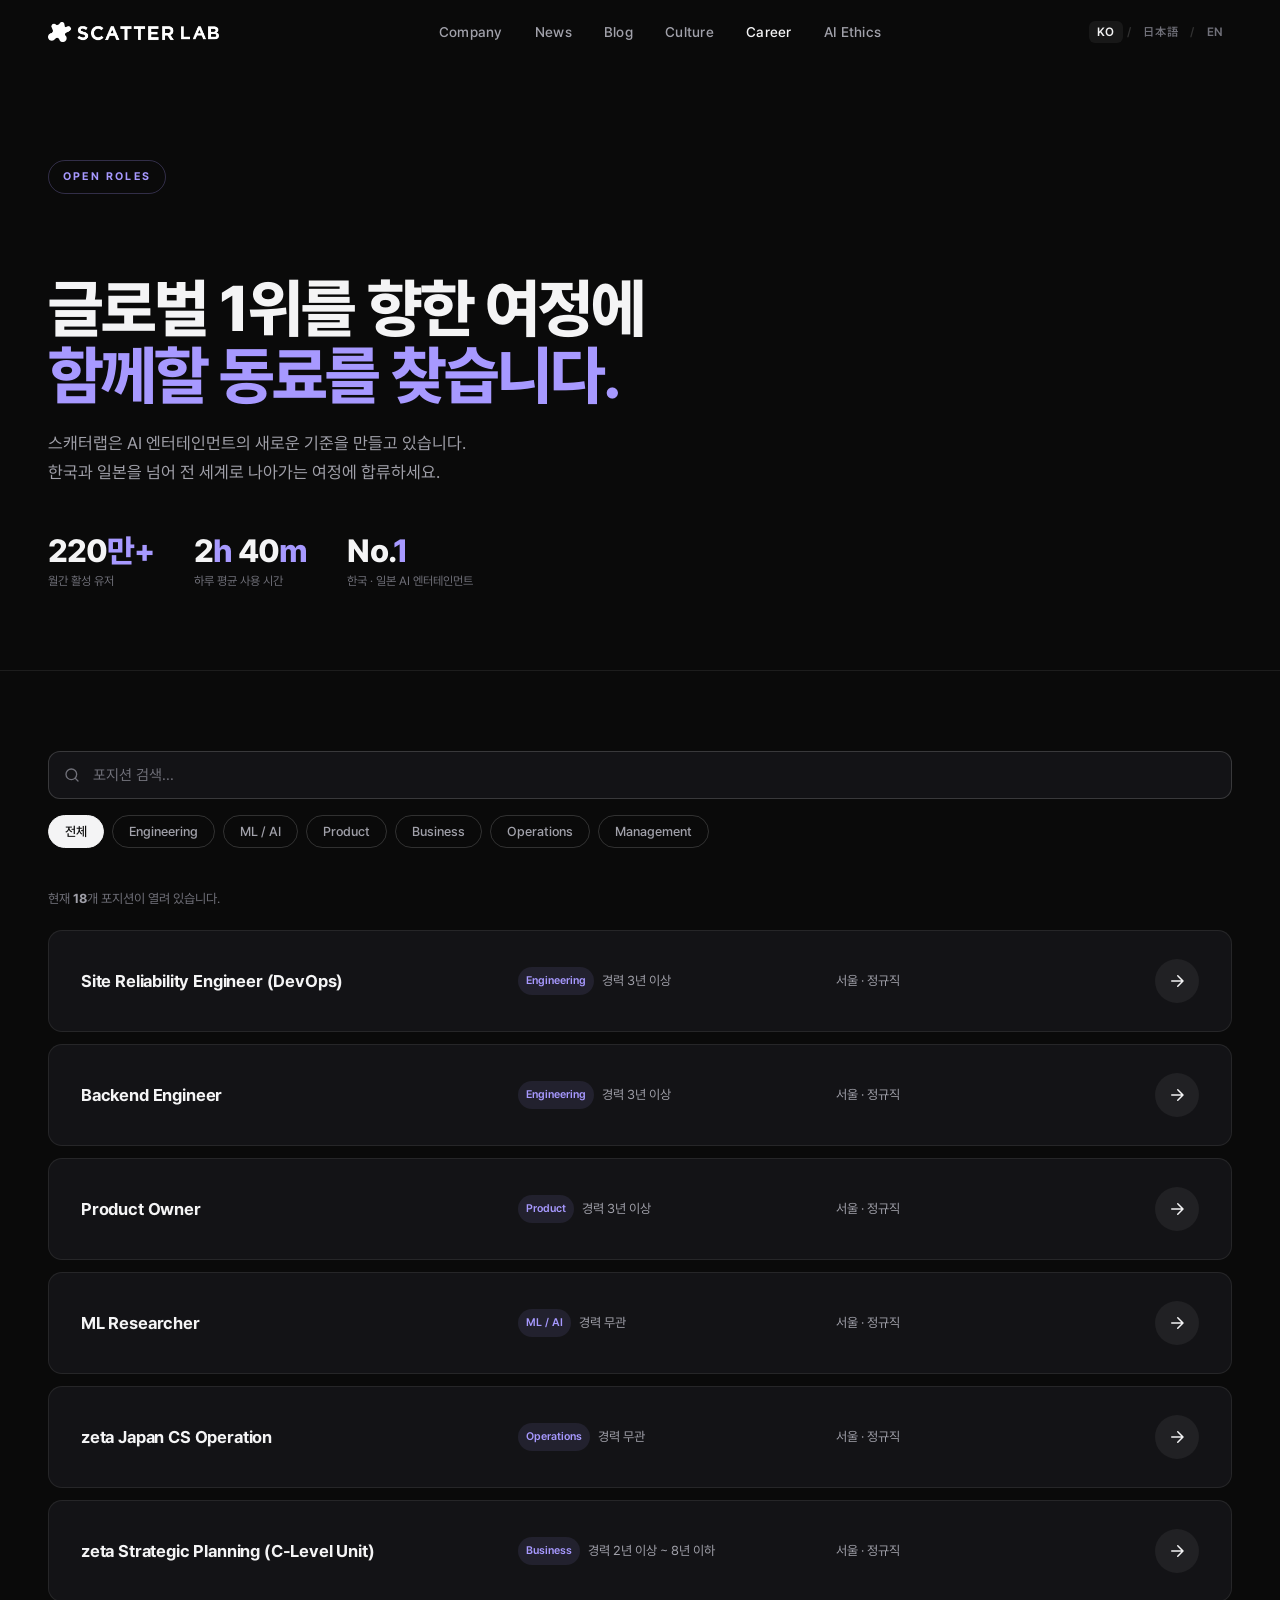
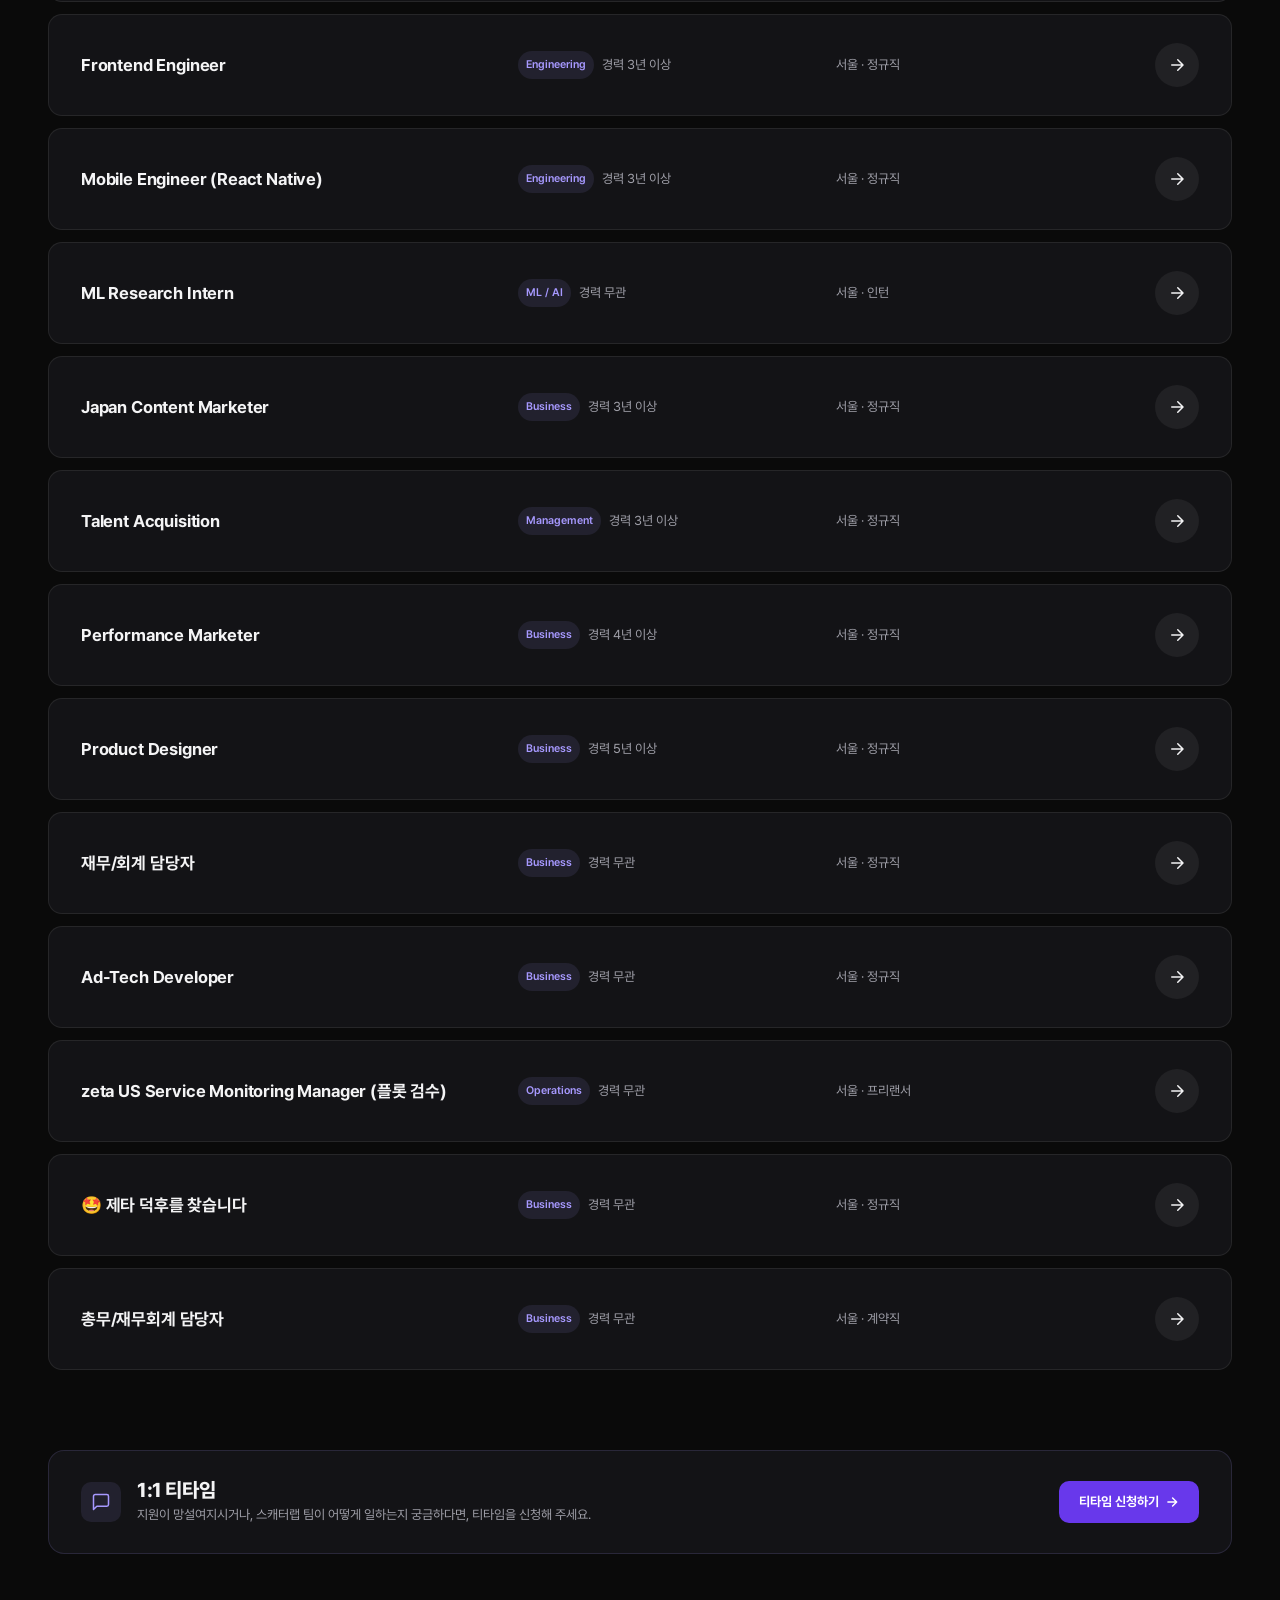
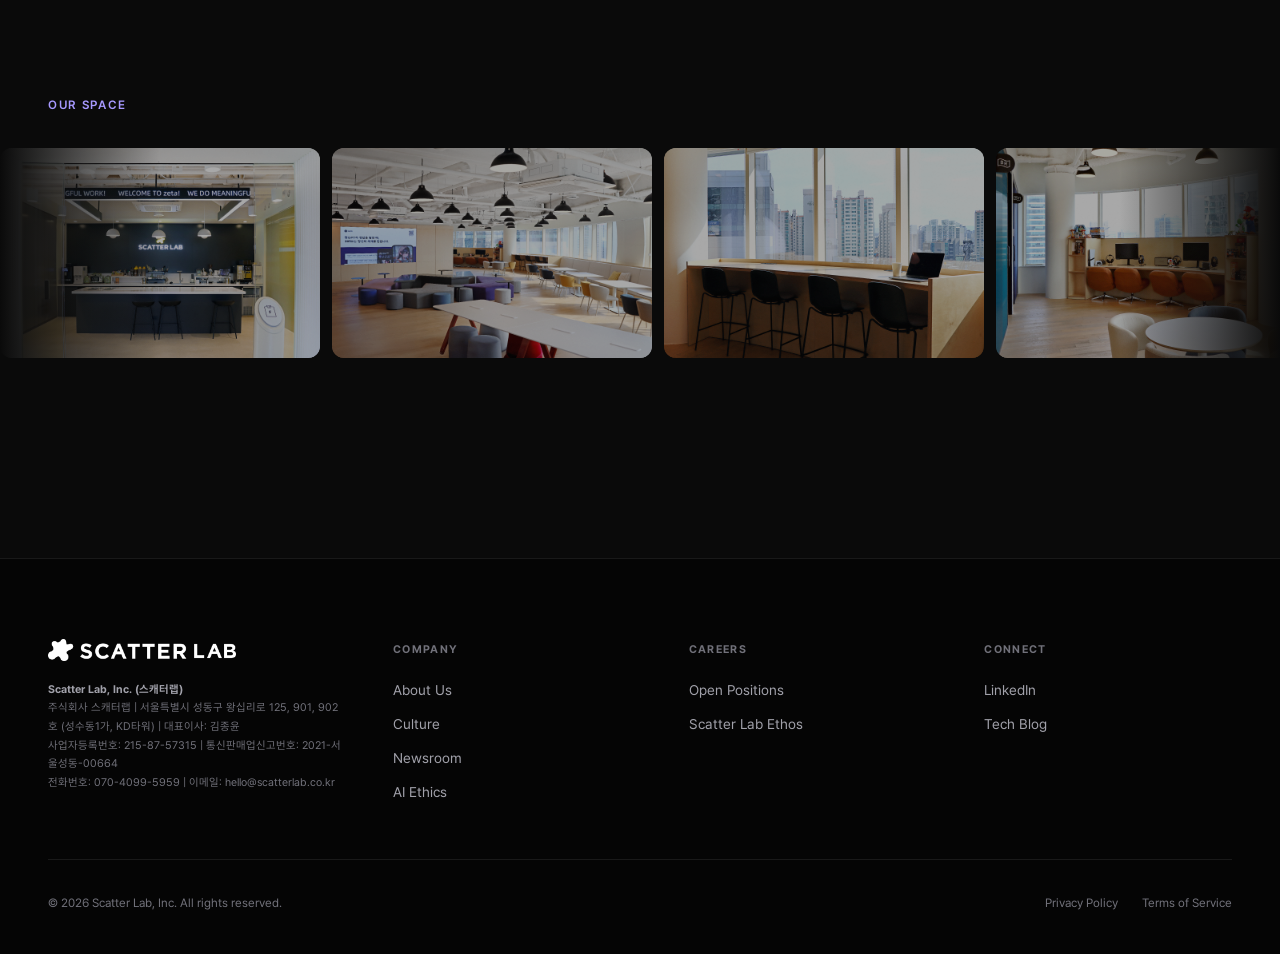
<file: Career.html>
﻿<!doctype html>
<html lang="ko">
<head>
<meta charset="utf-8" />
<meta name="viewport" content="width=device-width, initial-scale=1" />
<title>Scatter Lab Careers</title>
<link rel="stylesheet" href="colors_and_type.css" />
<link rel="icon" href="assets/scatterlab-symbol.png" type="image/png" />
<style>
  :root {
    --bg-page: #0a0a0a;
    --bg-card: #131316;
    --bg-card-hover: #1c1c25;
    --accent: #A799FF;
    --accent-strong: #6838EB;
    --accent-soft: rgba(167,153,255,0.10);
    --line: rgba(255,255,255,0.08);
    --line-strong: rgba(255,255,255,0.16);
    --text: #F4F4F5;
    --text-2: #A1A1AA;
    --text-3: #71717A;
  }
  html, body { background: var(--bg-page); color: var(--text); }
  body { font-family: var(--font-sans); overflow-x: hidden; -webkit-font-smoothing: antialiased; }
  a { color: inherit; text-decoration: none; }

  /* NAV */
  .nav {
    position: fixed; top: 0; left: 0; right: 0; z-index: 100;
    height: 64px;
    transition: background .3s, backdrop-filter .3s;
  }
  .nav.scrolled {
    background: rgba(10,10,10,0.85);
    backdrop-filter: blur(16px);
    -webkit-backdrop-filter: blur(16px);
    border-bottom: 1px solid var(--line);
  }
  .nav-inner {
    max-width: 1280px; margin: 0 auto; padding: 0 48px; height: 100%;
    display: flex; align-items: center; justify-content: space-between;
    position: relative;
  }
  .nav-logo { display: flex; align-items: center; }
  .nav-logo-img { height: 20px; width: auto; display: block; }
  .nav-links { display: flex; gap: 32px; list-style: none; position: absolute; left: 50%; transform: translateX(-50%); }
  .nav-links a { color: var(--text-2); font-size: 14px; font-weight: 500; letter-spacing: 0.02em; transition: color .2s; }
  .nav-links a:hover, .nav-links a.active { color: var(--text); }
  .lang-switch { display: inline-flex; align-items: center; gap: 2px; font-size: 12px; font-weight: 600; color: var(--text-3); letter-spacing: 0.05em; }
  .lang-switch a { padding: 4px 8px; border-radius: 6px; text-decoration: none; transition: color .15s, background .15s; }
  .lang-switch a.active { color: var(--text); background: rgba(255,255,255,0.06); }
  .lang-switch a:hover { color: var(--text); }
  .lang-switch .sep { color: var(--line-strong); padding: 0 2px; }
  .lang-btn { padding: 4px 8px; border-radius: 6px; background: none; border: none; cursor: pointer; font-size: 12px; font-weight: 600; font-family: inherit; color: var(--text-3); letter-spacing: 0.05em; white-space: nowrap; transition: color .15s, background .15s; }
  .lang-btn.active { color: var(--text); background: rgba(255,255,255,0.06); }
  .lang-btn:hover { color: var(--text); }

  /* WRAP */
  .wrap { width: 100%; max-width: 1280px; margin: 0 auto; padding: 0 48px; }
  @media (max-width: 720px) { .wrap { padding: 0 24px; } }

  /* HERO */
  .hero {
    padding: 160px 0 80px;
    border-bottom: 1px solid var(--line);
  }
  .hero-eyebrow {
    display: inline-block;
    font-size: 11px; font-weight: 700; letter-spacing: 0.2em; text-transform: uppercase;
    color: var(--accent);
    border: 1px solid rgba(167,153,255,.25);
    border-radius: 20px;
    padding: 5px 14px;
    margin-bottom: 28px;
  }
  .hero h1 {
    font-size: clamp(36px, 5vw, 68px);
    font-weight: 800; line-height: 1.05; letter-spacing: -0.03em;
    margin-bottom: 20px;
  }
  .hero h1 em { font-style: normal; color: var(--accent); }
  .hero-sub {
    font-size: 17px; color: var(--text-2); line-height: 1.7;
    max-width: 560px; margin-bottom: 48px;
  }
  .hero-stats {
    display: flex; gap: 40px; flex-wrap: wrap;
  }

  /* Office photos marquee */
  .office-photos {
    padding: 60px 0 80px;
    overflow: hidden;
  }
  .office-photos .section-eyebrow {
    display: block;
    font-size: 12px; font-weight: 600;
    color: var(--accent);
    letter-spacing: 0.14em; text-transform: uppercase;
    margin-bottom: 24px;
  }
  .office-marquee {
    position: relative;
    overflow: hidden;
    width: 100%;
  }
  .office-marquee::before,
  .office-marquee::after {
    content: '';
    position: absolute; top: 0; bottom: 0; z-index: 2;
    width: 160px; pointer-events: none;
  }
  .office-marquee::before {
    left: 0;
    background: linear-gradient(to right, var(--bg-page) 0%, transparent 100%);
  }
  .office-marquee::after {
    right: 0;
    background: linear-gradient(to left, var(--bg-page) 0%, transparent 100%);
  }
  .office-marquee-track {
    display: flex;
    gap: 12px;
    width: max-content;
    animation: marquee 24s linear infinite;
  }
  .office-marquee:hover .office-marquee-track { animation-play-state: paused; }
  @keyframes marquee {
    0%   { transform: translateX(0); }
    100% { transform: translateX(-50%); }
  }
  .office-photo-item {
    flex-shrink: 0;
    width: 320px;
    height: 210px;
    border-radius: 12px;
    overflow: hidden;
    position: relative;
  }
  .office-photo-item::after {
    content: '';
    position: absolute; inset: 0;
    background: rgba(10,10,10,0.35);
    border-radius: 12px;
  }
  .office-photo-item img {
    width: 100%; height: 100%;
    object-fit: cover;
    display: block;
  }
  @media (max-width: 720px) {
    .office-photo-item { width: 240px; height: 160px; }
    .office-marquee::before, .office-marquee::after { width: 60px; }
  }
  .hero-stat-num {
    font-size: 32px; font-weight: 800; letter-spacing: -0.03em; color: var(--text);
    line-height: 1;
  }
  .hero-stat-num span { color: var(--accent); }
  .hero-stat-label {
    font-size: 12px; color: var(--text-3); margin-top: 6px; line-height: 1.4;
  }

  /* SECTION */
  .section { padding: 80px 0; }
  .section-eyebrow {
    display: inline-block;
    font-size: 11px; font-weight: 700; letter-spacing: 0.2em; text-transform: uppercase;
    color: var(--accent); margin-bottom: 12px;
  }

  /* SEARCH + FILTER */
  .controls {
    display: flex; flex-direction: column; gap: 16px;
    margin-bottom: 40px;
  }
  .search-wrap {
    position: relative;
  }
  .search-icon {
    position: absolute; left: 16px; top: 50%; transform: translateY(-50%);
    color: var(--text-3); pointer-events: none;
    display: flex; align-items: center;
  }
  .search-input {
    width: 100%;
    background: var(--bg-card);
    border: 1px solid var(--line-strong);
    border-radius: 12px;
    padding: 14px 16px 14px 44px;
    color: var(--text);
    font-size: 15px;
    font-family: var(--font-sans);
    outline: none;
    transition: border-color .2s;
  }
  .search-input::placeholder { color: var(--text-3); }
  .search-input:focus { border-color: var(--accent); }

  .filters { display: flex; gap: 8px; flex-wrap: wrap; }
  /* Mobile hamburger */
  .nav-menu-btn {
    display: none; width: 40px; height: 40px;
    background: none; border: none; cursor: pointer;
    flex-direction: column; align-items: center; justify-content: center; gap: 5px;
    flex-shrink: 0;
  }
  .nav-menu-btn span {
    display: block; width: 22px; height: 2px;
    background: var(--text); border-radius: 2px;
    transition: transform .3s, opacity .3s;
  }
  .nav-menu-btn.open span:nth-child(1) { transform: translateY(7px) rotate(45deg); }
  .nav-menu-btn.open span:nth-child(2) { opacity: 0; }
  .nav-menu-btn.open span:nth-child(3) { transform: translateY(-7px) rotate(-45deg); }
  /* Drawer overlay */
  .nav-drawer-overlay {
    position: fixed; inset: 0; z-index: 200;
    background: rgba(0,0,0,0.55);
    opacity: 0; pointer-events: none;
    transition: opacity .3s;
  }
  .nav-drawer-overlay.open { opacity: 1; pointer-events: all; }
  /* Drawer panel */
  .nav-drawer {
    position: fixed; top: 0; right: 0; bottom: 0; z-index: 201;
    width: min(280px, 80vw);
    background: #111114;
    border-left: 1px solid var(--line);
    transform: translateX(100%);
    transition: transform .35s cubic-bezier(.4,0,.2,1);
    display: flex; flex-direction: column;
    padding: 72px 28px 40px;
    overflow-y: auto;
  }
  .nav-drawer.open { transform: translateX(0); }
  .nav-drawer a {
    font-size: 17px; font-weight: 600; color: var(--text-2);
    padding: 16px 0; border-bottom: 1px solid var(--line);
    display: block; text-decoration: none;
    transition: color .15s;
  }
  .nav-drawer a:first-child { border-top: 1px solid var(--line); }
  .nav-drawer a:hover { color: var(--text); }
  .nav-drawer a.active { color: var(--text); }
  .drawer-lang {
    margin-top: 28px; display: flex; gap: 4px; align-items: center;
  }
  @media (max-width: 880px) {
    .nav-menu-btn { display: flex; }
    .nav-links { display: none !important; }
    .nav-logo-img { max-width: 120px; height: auto; }
  }
  @media (max-width: 600px) {
    .filters { flex-wrap: nowrap; overflow-x: auto; -webkit-overflow-scrolling: touch; padding-bottom: 4px; scrollbar-width: none; }
    .filters::-webkit-scrollbar { display: none; }
    .filter-pill { flex-shrink: 0; }
  }
  .filter-pill {
    padding: 8px 16px;
    border: 1px solid var(--line-strong);
    background: transparent;
    color: var(--text-2);
    font-size: 13px; font-weight: 500;
    border-radius: 999px;
    cursor: pointer;
    transition: all .15s;
    font-family: var(--font-sans);
  }
  .filter-pill:hover { color: var(--text); border-color: rgba(255,255,255,0.32); }
  .filter-pill.active { background: var(--text); color: #0a0a0a; border-color: var(--text); }

  /* POSITION LIST */
  .pos-list { display: grid; gap: 12px; }
  .pos-card {
    display: grid;
    grid-template-columns: 1.4fr 1fr 1fr auto;
    gap: 24px;
    align-items: center;
    padding: 28px 32px;
    background: var(--bg-card);
    border: 1px solid var(--line);
    border-radius: 14px;
    text-decoration: none;
    transition: border-color .25s, background .25s, transform .25s;
  }
  .pos-card:hover {
    border-color: var(--accent);
    background: var(--bg-card-hover);
    transform: translateX(4px);
  }
  .pos-card:active, .pos-card:focus { text-decoration: none; outline: none; }
  .pos-card:hover .pos-arrow { background: var(--accent-strong); transform: translateX(4px); }
  .pos-card:hover .pos-arrow svg { color: #fff; }
  .pos-title { font-size: 17px; font-weight: 700; color: var(--text); letter-spacing: -0.01em; }
  .pos-meta { font-size: 13px; color: var(--text-2); display: flex; align-items: center; gap: 8px; }
  .pos-meta .tag {
    font-size: 11px; color: var(--accent);
    background: var(--accent-soft);
    padding: 3px 8px; border-radius: 999px;
    font-weight: 600; white-space: nowrap;
  }
  .pos-arrow {
    width: 44px; height: 44px;
    border-radius: 999px;
    background: rgba(255,255,255,0.06);
    display: flex; align-items: center; justify-content: center;
    transition: background .25s, transform .25s;
    flex-shrink: 0;
  }
  .pos-arrow svg { width: 18px; height: 18px; color: var(--text); transition: color .25s; }

  .no-results {
    text-align: center; padding: 80px 0;
    color: var(--text-3); font-size: 15px;
  }

  .results-count {
    font-size: 13px; color: var(--text-3); margin-bottom: 20px;
  }
  .results-count strong { color: var(--text-2); }

  /* TEATIME SECTION */
  .teatime-section { padding: 0 0 80px; }
  .teatime-card {
    display: flex; align-items: center; justify-content: space-between; gap: 24px;
    border: 1px solid rgba(167,153,255,0.15);
    border-radius: 16px;
    padding: 28px 32px;
    background: var(--bg-card);
  }
  .teatime-left {
    display: flex; align-items: center; gap: 16px;
  }
  .teatime-icon {
    width: 40px; height: 40px; flex-shrink: 0;
    border-radius: 10px;
    background: var(--accent-soft);
    display: flex; align-items: center; justify-content: center;
    color: var(--accent);
  }
  .teatime-text-group { display: flex; flex-direction: column; gap: 2px; }
  .teatime-label {
    font-size: 20px; font-weight: 800; letter-spacing: -0.02em;
    color: var(--text);
  }
  .teatime-sub {
    font-size: 13px; color: var(--text-2); line-height: 1.5; margin-top: 2px;
  }
  .teatime-btn {
    flex-shrink: 0;
    display: inline-flex; align-items: center; gap: 6px;
    background: var(--accent-strong);
    color: #fff;
    font-size: 13px; font-weight: 700; font-family: var(--font-sans);
    padding: 10px 20px;
    border-radius: 10px;
    text-decoration: none;
    transition: background .2s, transform .2s;
    white-space: nowrap;
  }
  .teatime-btn:hover { background: #7c4af0; transform: translateY(-1px); }
  @media (max-width: 680px) {
    .teatime-card { flex-direction: column; align-items: flex-start; padding: 24px; }
    .teatime-btn { align-self: stretch; justify-content: center; }
  }

  /* REVEAL */
  .reveal { opacity: 0; transform: translateY(20px); transition: opacity .7s, transform .7s; }
  .reveal.in { opacity: 1; transform: translateY(0); }
  .reveal.d1 { transition-delay: .06s; }
  .reveal.d2 { transition-delay: .12s; }

  /* FOOTER */
  footer {
    background: #050505;
    padding: 80px 0 40px;
    border-top: 1px solid var(--line);
    margin-top: 120px;
  }
  .foot-top {
    display: grid;
    grid-template-columns: 1.2fr 1fr 1fr 1fr;
    gap: 48px;
    padding-bottom: 56px;
    border-bottom: 1px solid var(--line);
  }
  .foot-brand .logo {
    display: flex; align-items: center; gap: 10px;
    font-weight: 800; font-size: 17px; letter-spacing: -0.02em;
    margin-bottom: 16px;
  }
  .foot-brand p { font-size: 13px; color: var(--text-3); line-height: 1.6; margin: 0 0 16px; max-width: 280px; }
  .foot-legal-block { margin-top: 20px; display: flex; flex-direction: column; gap: 14px; }
  .foot-legal-block .legal-lang { font-size: 11px; color: var(--text-3); line-height: 1.7; }
  .foot-col h5 { font-size: 11px; font-weight: 700; letter-spacing: 0.12em; text-transform: uppercase; color: var(--text-3); margin: 0 0 18px; }
  .foot-col ul { list-style: none; padding: 0; margin: 0; display: flex; flex-direction: column; gap: 12px; }
  .foot-col a { font-size: 14px; color: var(--text-2); transition: color .15s; }
  .foot-col a:hover { color: var(--text); }
  .foot-bottom {
    display: flex; align-items: center; justify-content: space-between;
    gap: 24px; flex-wrap: wrap;
    padding-top: 32px;
    font-size: 12px; color: var(--text-3);
  }
  .foot-bottom .legal { display: flex; gap: 24px; }

  @media (max-width: 900px) {
    .pos-card {
      grid-template-columns: auto 1fr;
      grid-template-rows: auto auto auto;
      gap: 10px 12px;
      padding: 20px 14px;
      align-items: start;
    }
    .pos-arrow { grid-column: 1; grid-row: 1; align-self: start; width: 40px; height: 40px; }
    .pos-title { grid-column: 2; grid-row: 1; font-size: 13px; align-self: center; }
    .pos-meta { grid-column: 1 / -1; font-size: 12px; }
    .foot-top { grid-template-columns: 1fr 1fr; gap: 40px 32px; }
    .foot-brand { grid-column: 1 / -1; }
  }
  @media (max-width: 600px) {
    .hero { padding: 140px 0 60px; }
    .nav-inner { padding: 0 24px; }
    .nav-links { display: none; }
    .foot-top { grid-template-columns: 1fr; }
    .foot-bottom { flex-direction: column; align-items: flex-start; gap: 16px; }
    .foot-bottom .legal { flex-wrap: wrap; gap: 16px; }
  }
</style>
</head>
<body>

<!-- NAV -->
<header class="nav" id="mainNav">
  <div class="nav-inner">
    <a href="Homepage.html" class="nav-logo">
      <img src="assets/scatterlab-logo-white.png" alt="Scatter Lab" class="nav-logo-img" />
    </a>
    <ul class="nav-links">
      <li><a href="Homepage.html">Company</a></li>
      <li><a href="News.html">News</a></li>
      <li><a href="https://blog.scatterlab.co.kr/" target="_blank">Blog</a></li>
      <li><a href="Culture.html">Culture</a></li>
      <li><a href="Career.html" class="active">Career</a></li>
      <li><a href="AIEthics.html">AI Ethics</a></li>
    </ul>
    <div class="lang-switch">
      <button class="lang-btn active" onclick="setLang('ko')">KO</button>
      <span class="sep">/</span>
      <button class="lang-btn" onclick="setLang('ja')">日本語</button>
      <span class="sep">/</span>
      <button class="lang-btn" onclick="setLang('en')">EN</button>
    </div>
    <button class="nav-menu-btn" id="navMenuBtn" aria-label="메뉴" aria-expanded="false">
      <span></span><span></span><span></span>
    </button>
  </div>
</header>

<!-- Mobile drawer -->
<div class="nav-drawer-overlay" id="navOverlay"></div>
<nav class="nav-drawer" id="navDrawer" aria-hidden="true">
  <a href="Homepage.html">Company</a>
  <a href="News.html">News</a>
  <a href="https://blog.scatterlab.co.kr/" target="_blank">Blog</a>
  <a href="Culture.html">Culture</a>
  <a href="Career.html" class="active">Career</a>
  <a href="AIEthics.html">AI Ethics</a>
  <div class="drawer-lang">
    <button class="lang-btn" id="d-ko" onclick="setLang('ko');closeDrawer()">KO</button>
    <span class="sep">/</span>
    <button class="lang-btn" id="d-ja" onclick="setLang('ja');closeDrawer()">日本語</button>
    <span class="sep">/</span>
    <button class="lang-btn" id="d-en" onclick="setLang('en');closeDrawer()">EN</button>
  </div>
</nav>

<!-- HERO -->
<section class="hero">
  <div class="wrap">
    <div class="hero-eyebrow reveal">Open Roles</div>
    <h1 class="reveal d1" data-i18n="hero.h1">글로벌 1위를 향한 여정에<br/><em>함께할 동료를 찾습니다.</em></h1>
    <p class="hero-sub reveal d2" data-i18n="hero.sub">스캐터랩은 AI 엔터테인먼트의 새로운 기준을 만들고 있습니다.<br/>한국과 일본을 넘어 전 세계로 나아가는 여정에 합류하세요.</p>
    <div class="hero-stats reveal d2">
      <div>
        <div class="hero-stat-num">220<span>만+</span></div>
        <div class="hero-stat-label" data-i18n="stat1.label">월간 활성 유저</div>
      </div>
      <div>
        <div class="hero-stat-num">2<span>h</span> 40<span>m</span></div>
        <div class="hero-stat-label" data-i18n="stat2.label">하루 평균 사용 시간</div>
      </div>
      <div>
        <div class="hero-stat-num">No.<span>1</span></div>
        <div class="hero-stat-label" data-i18n="stat3.label">한국 · 일본 AI 엔터테인먼트</div>
      </div>
    </div>
  </div>
</section>

<!-- POSITIONS -->
<section class="section">
  <div class="wrap">
    <div class="controls">
      <div class="search-wrap">
        <span class="search-icon">
          <svg width="16" height="16" viewBox="0 0 24 24" fill="none" stroke="currentColor" stroke-width="2" stroke-linecap="round" stroke-linejoin="round"><circle cx="11" cy="11" r="8"/><path d="m21 21-4.35-4.35"/></svg>
        </span>
        <input type="text" class="search-input" id="searchInput" placeholder="포지션 검색..." autocomplete="off" />
      </div>
      <div class="filters" id="filters">
        <button class="filter-pill active" data-filter="all" data-i18n="filter.all">전체</button>
        <button class="filter-pill" data-filter="eng">Engineering</button>
        <button class="filter-pill" data-filter="ml">ML / AI</button>
        <button class="filter-pill" data-filter="product">Product</button>
        <button class="filter-pill" data-filter="biz">Business</button>
        <button class="filter-pill" data-filter="ops">Operations</button>
        <button class="filter-pill" data-filter="mgmt">Management</button>
      </div>
    </div>

    <div class="results-count" id="resultsCount"></div>
    <div class="pos-list" id="posList"></div>
  </div>
</section>

<!-- TEATIME -->
<section class="teatime-section">
  <div class="wrap">
    <div class="teatime-card reveal">
      <div class="teatime-left">
        <div class="teatime-icon">
          <svg width="20" height="20" viewBox="0 0 24 24" fill="none" stroke="currentColor" stroke-width="1.8" stroke-linecap="round" stroke-linejoin="round">
            <path d="M21 15a2 2 0 0 1-2 2H7l-4 4V5a2 2 0 0 1 2-2h14a2 2 0 0 1 2 2z"/>
          </svg>
        </div>
        <div class="teatime-text-group">
          <span class="teatime-label" data-i18n="teatime.eyebrow">1:1 티타임</span>
          <span class="teatime-sub" data-i18n="teatime.sub">지원이 망설여지시거나, 스캐터랩 팀이 어떻게 일하는지 궁금하다면, 티타임을 신청해 주세요.</span>
        </div>
      </div>
      <a href="https://www.scatterlab.co.kr/ko/o/108669" target="_blank" rel="noopener" class="teatime-btn" data-i18n="teatime.cta">
        티타임 신청하기
        <svg width="14" height="14" viewBox="0 0 24 24" fill="none" stroke="currentColor" stroke-width="2.5" stroke-linecap="round" stroke-linejoin="round"><path d="M5 12h14M13 5l7 7-7 7"/></svg>
      </a>
    </div>
  </div>
</section>

<!-- OFFICE PHOTOS -->
<section class="office-photos">
  <div class="wrap" style="margin-bottom:32px;">
    <div class="section-eyebrow" data-i18n="ospace.label">Our Space</div>
  </div>
  <div class="office-marquee">
    <div class="office-marquee-track">
      <div class="office-photo-item"><img src="assets/office-kitchen.png" alt="Office" /></div>
      <div class="office-photo-item"><img src="assets/office-lounge1.png" alt="Office" /></div>
      <div class="office-photo-item"><img src="assets/office-lounge2.png" alt="Office" /></div>
      <div class="office-photo-item"><img src="assets/office-playzone.png" alt="Office" /></div>
      <div class="office-photo-item"><img src="assets/office-kitchen.png" alt="Office" /></div>
      <div class="office-photo-item"><img src="assets/office-lounge1.png" alt="Office" /></div>
      <div class="office-photo-item"><img src="assets/office-lounge2.png" alt="Office" /></div>
      <div class="office-photo-item"><img src="assets/office-playzone.png" alt="Office" /></div>
    </div>
  </div>
</section>

<!-- FOOTER -->
<footer>
  <div class="wrap">
    <div class="foot-top">
      <div class="foot-brand">
        <div class="logo">
          <img src="assets/scatterlab-logo-white.png" alt="Scatter Lab" style="height:22px;width:auto;" />
        </div>
        <div class="foot-legal-block">
          <div class="legal-lang">
            <strong style="color:var(--text-2);font-size:11px;">Scatter Lab, Inc. (스캐터랩)</strong><br/>
            주식회사 스캐터랩 | 서울특별시 성동구 왕십리로 125, 901, 902호 (성수동1가, KD타워) | 대표이사: 김종윤<br/>
            사업자등록번호: 215-87-57315 | 통신판매업신고번호: 2021-서울성동-00664<br/>
            전화번호: 070-4099-5959 | 이메일: hello@scatterlab.co.kr
          </div>
        </div>
      </div>
      <div class="foot-col">
        <h5>Company</h5>
        <ul>
          <li><a href="Homepage.html" data-i18n="foot.about">About Us</a></li>
          <li><a href="Culture.html">Culture</a></li>
          <li><a href="News.html" data-i18n="foot.newsroom">Newsroom</a></li>
          <li><a href="AIEthics.html">AI Ethics</a></li>
        </ul>
      </div>
      <div class="foot-col">
        <h5>Careers</h5>
        <ul>
          <li><a href="Career.html" data-i18n="foot.openpos">Open Positions</a></li>
          <li><a href="Culture.html" data-i18n="foot.ethos">Scatter Lab Ethos</a></li>
        </ul>
      </div>
      <div class="foot-col">
        <h5>Connect</h5>
        <ul>
          <li><a href="https://www.linkedin.com/company/scatterlab-inc" target="_blank">LinkedIn</a></li>
          <li><a href="https://blog.scatterlab.co.kr/" target="_blank">Tech Blog</a></li>
        </ul>
      </div>
    </div>
    <div class="foot-bottom">
      <div>© 2026 Scatter Lab, Inc. All rights reserved.</div>
      <div class="legal">
        <a href="#" data-i18n="foot.privacy">Privacy Policy</a>
        <a href="#" data-i18n="foot.terms">Terms of Service</a>
      </div>
    </div>
  </div>
</footer>

<script src="positions.js"></script>
<script>
  // -------- i18n ---------------------------------------------------
  const TRANSLATIONS = {
    ko: {
      'hero.h1': '글로벌 1위를 향한 여정에<br/><em>함께할 동료를 찾습니다.</em>',
      'hero.sub': '스캐터랩은 AI 엔터테인먼트의 새로운 기준을 만들고 있습니다.<br/>한국과 일본을 넘어 전 세계로 나아가는 여정에 합류하세요.',
      'stat1.label': '월간 활성 유저',
      'stat2.label': '하루 평균 사용 시간',
      'stat3.label': '한국 · 일본 AI 엔터테인먼트',
      'filter.all': '전체',
      'search.placeholder': '포지션 검색...',
      'results.all': '현재 <strong>{n}</strong>개 포지션이 열려 있습니다.',
      'results.filtered': '<strong>{f}</strong>개 포지션 (전체 {t}개 중)',
      'no.results': '검색 결과가 없습니다.',
      'ospace.label': 'Our Space',
      'teatime.eyebrow': '1:1 티타임',
      'teatime.heading': '지원 전에 먼저 이야기해요',
      'teatime.sub': '지원이 망설여지시거나, 스캐터랩 팀이 어떻게 일하는지 궁금하다면, 티타임을 신청해 주세요.',
      'teatime.cta': '티타임 신청하기',
      'city': '서울',
      'emp.정규직': '정규직', 'emp.인턴': '인턴', 'emp.프리랜서': '프리랜서', 'emp.계약직': '계약직', 'emp.파트타임': '파트타임',
      'exp.경력 무관': '경력 무관', 'exp.신입': '신입', 'exp.신입 / 경력': '신입 / 경력', 'exp.경력직': '경력직',
      'foot.about': 'About Us',
      'foot.newsroom': 'Newsroom',
      'foot.openpos': 'Open Positions',
      'foot.ethos': 'Scatter Lab Ethos',
      'foot.privacy': 'Privacy Policy',
      'foot.terms': 'Terms of Service',
    },
    ja: {
      'hero.h1': 'グローバルNo.1を目指す旅に<br/><em>共に挑む仲間を探しています。</em>',
      'hero.sub': 'スキャッタラブはAIエンターテインメントの新たな基準を打ち立てています。<br/>韓国と日本を超え、世界へ向かう旅に参加しませんか。',
      'stat1.label': '月間アクティブユーザー',
      'stat2.label': '1日の平均使用時間',
      'stat3.label': '韓国・日本 AIエンタメ',
      'filter.all': '全て',
      'search.placeholder': 'ポジション検索...',
      'results.all': '現在 <strong>{n}</strong>件のポジションが募集中です。',
      'results.filtered': '<strong>{f}</strong>件のポジション (全{t}件中)',
      'no.results': '検索結果がありません。',
      'ospace.label': 'オフィス',
      'teatime.eyebrow': '1:1 ティータイム',
      'teatime.heading': '応募前に、まず話しましょう',
      'teatime.sub': '応募を迷っている方や、スキャッタラブのチームがどんな風に働いているか気になる方は、ティータイムを申し込んでください。',
      'teatime.cta': 'ティータイムを申し込む',
      'city': 'ソウル',
      'emp.정규직': '正社員', 'emp.인턴': 'インターン', 'emp.프리랜서': 'フリーランス', 'emp.계약직': '契約社員', 'emp.파트타임': 'パートタイム',
      'exp.경력 무관': '経歴不問', 'exp.신입': '新卒', 'exp.신입 / 경력': '新卒・経験者', 'exp.경력직': '経験者',
      'foot.about': '会社案内',
      'foot.newsroom': 'ニュースルーム',
      'foot.openpos': 'オープンポジション',
      'foot.ethos': 'スキャッタラブのエトス',
      'foot.privacy': 'プライバシーポリシー',
      'foot.terms': '利用規約',
    },
    en: {
      'hero.h1': 'Join the journey<br/><em>to global #1.</em>',
      'hero.sub': 'Scatter Lab is setting a new standard in AI entertainment.<br/>Join us on our journey beyond Korea and Japan — to the whole world.',
      'stat1.label': 'Monthly Active Users',
      'stat2.label': 'Avg. Daily Time Spent',
      'stat3.label': 'AI Entertainment in Korea &amp; Japan',
      'filter.all': 'All',
      'search.placeholder': 'Search positions...',
      'results.all': '<strong>{n}</strong> open positions available.',
      'results.filtered': '<strong>{f}</strong> positions (of {t} total)',
      'no.results': 'No positions found.',
      'ospace.label': 'Our Space',
      'teatime.eyebrow': '1:1 Tea Time',
      'teatime.heading': 'Let\'s talk before you apply',
      'teatime.sub': 'Hesitant to apply, or curious about how the Scatter Lab team works? Book a tea time with us.',
      'teatime.cta': 'Book a Tea Time',
      'city': 'Seoul',
      'emp.정규직': 'Full-time', 'emp.인턴': 'Intern', 'emp.프리랜서': 'Freelance', 'emp.계약직': 'Contract', 'emp.파트타임': 'Part-time',
      'exp.경력 무관': 'Any level', 'exp.신입': 'Entry level', 'exp.신입 / 경력': 'Any level', 'exp.경력직': 'Experienced',
      'foot.about': 'About Us',
      'foot.newsroom': 'Newsroom',
      'foot.openpos': 'Open Positions',
      'foot.ethos': 'Scatter Lab Ethos',
      'foot.privacy': 'Privacy Policy',
      'foot.terms': 'Terms of Service',
    }
  };

  let currentLang = 'ko';

  function setLang(lang) {
    currentLang = lang;
    const t = TRANSLATIONS[lang];
    document.querySelectorAll('[data-i18n]').forEach(el => {
      const key = el.dataset.i18n;
      if (t[key] !== undefined) el.innerHTML = t[key];
    });
    document.querySelectorAll('.lang-btn').forEach(btn => {
      btn.classList.toggle('active', btn.getAttribute('onclick') === `setLang('${lang}')`);
    });
    const searchEl = document.getElementById('searchInput');
    if (searchEl) searchEl.placeholder = t['search.placeholder'] || '';
    localStorage.setItem('lang', lang);
    renderPositions();
  }

  const ARROW_SVG = `<svg viewBox="0 0 24 24" fill="none" stroke="currentColor" stroke-width="2" stroke-linecap="round" stroke-linejoin="round"><path d="M5 12h14M13 5l7 7-7 7"/></svg>`;

  const posList = document.getElementById('posList');
  const searchInput = document.getElementById('searchInput');
  const filterBtns = document.querySelectorAll('.filter-pill');
  const resultsCount = document.getElementById('resultsCount');

  let currentFilter = 'all';
  let currentQuery = '';

  function renderPositions() {
    const query = currentQuery.trim().toLowerCase();
    const filtered = POSITIONS.filter(p => {
      const matchCat = currentFilter === 'all' || p.cat === currentFilter;
      const matchQ = !query || p.title.toLowerCase().includes(query) || p.tag.toLowerCase().includes(query);
      return matchCat && matchQ;
    });

    const total = POSITIONS.length;
    const t = TRANSLATIONS[currentLang] || TRANSLATIONS.ko;
    const hasFilter = currentQuery.trim() || currentFilter !== 'all';
    resultsCount.innerHTML = hasFilter
      ? (t['results.filtered'] || '').replace('{f}', filtered.length).replace('{t}', total)
      : (t['results.all'] || '').replace('{n}', total);
    if (filtered.length === 0) {
      posList.innerHTML = `<div class="no-results">${t['no.results'] || '검색 결과가 없습니다.'}</div>`;
    } else {
      posList.innerHTML = filtered.map(p => {
        // translate exp: "경력 N년 이상" / "경력 N~M년" handled separately
        let expTr = t['exp.' + p.exp];
        if (!expTr) {
          const mFrom = p.exp.match(/경력\s*(\d+)년\s*이상/);
          const mRange = p.exp.match(/경력\s*(\d+)년\s*이상\s*~\s*(\d+)년\s*이하/);
          if (currentLang === 'en') {
            if (mRange) expTr = `${mRange[1]}–${mRange[2]} yrs exp.`;
            else if (mFrom) expTr = `${mFrom[1]}+ yrs exp.`;
          } else if (currentLang === 'ja') {
            if (mRange) expTr = `経歴${mRange[1]}〜${mRange[2]}年`;
            else if (mFrom) expTr = `経歴${mFrom[1]}年以上`;
          }
          expTr = expTr || p.exp;
        }
        // translate loc: "서울 · 고용형태"
        const [, empKo] = p.loc.split(' · ');
        const city = t['city'] || '서울';
        const emp = t['emp.' + empKo] || empKo;
        const locTr = `${city} · ${emp}`;
        return `
        <a class="pos-card" href="${p.url}" target="_blank" data-cat="${p.cat}">
          <div class="pos-title">${p.title}</div>
          <div class="pos-meta"><span class="tag">${p.tag}</span> ${expTr}</div>
          <div class="pos-meta">${locTr}</div>
          <div class="pos-arrow">${ARROW_SVG}</div>
        </a>`;
      }).join('');
    }
  }

  filterBtns.forEach(btn => btn.addEventListener('click', () => {
    filterBtns.forEach(b => b.classList.remove('active'));
    btn.classList.add('active');
    currentFilter = btn.dataset.filter;
    renderPositions();
  }));

  searchInput.addEventListener('input', () => {
    currentQuery = searchInput.value;
    renderPositions();
  });

  // Nav scroll
  const nav = document.getElementById('mainNav');
  window.addEventListener('scroll', () => nav.classList.toggle('scrolled', window.scrollY > 10), { passive: true });

  // Mobile drawer
  const navMenuBtn = document.getElementById('navMenuBtn');
  const navOverlay = document.getElementById('navOverlay');
  const navDrawer = document.getElementById('navDrawer');
  function openDrawer() {
    navMenuBtn.classList.add('open');
    navDrawer.classList.add('open');
    navOverlay.classList.add('open');
    navDrawer.setAttribute('aria-hidden','false');
    navMenuBtn.setAttribute('aria-expanded','true');
    document.body.style.overflow = 'hidden';
  }
  function closeDrawer() {
    navMenuBtn.classList.remove('open');
    navDrawer.classList.remove('open');
    navOverlay.classList.remove('open');
    navDrawer.setAttribute('aria-hidden','true');
    navMenuBtn.setAttribute('aria-expanded','false');
    document.body.style.overflow = '';
  }
  navMenuBtn.addEventListener('click', () => navDrawer.classList.contains('open') ? closeDrawer() : openDrawer());
  navOverlay.addEventListener('click', closeDrawer);
  document.addEventListener('keydown', e => e.key === 'Escape' && closeDrawer());

  // Reveal
  const io = new IntersectionObserver((entries) => {
    entries.forEach(e => { if (e.isIntersecting) { e.target.classList.add('in'); io.unobserve(e.target); } });
  }, { threshold: 0.1 });
  document.querySelectorAll('.reveal').forEach(el => io.observe(el));

  renderPositions();

  // -------- Restore saved language --------------------------------
  (function () {
    const saved = localStorage.getItem('lang') || 'ko';
    if (saved !== 'ko') setLang(saved);
  })();
</script>
</body>
</html>
</file>
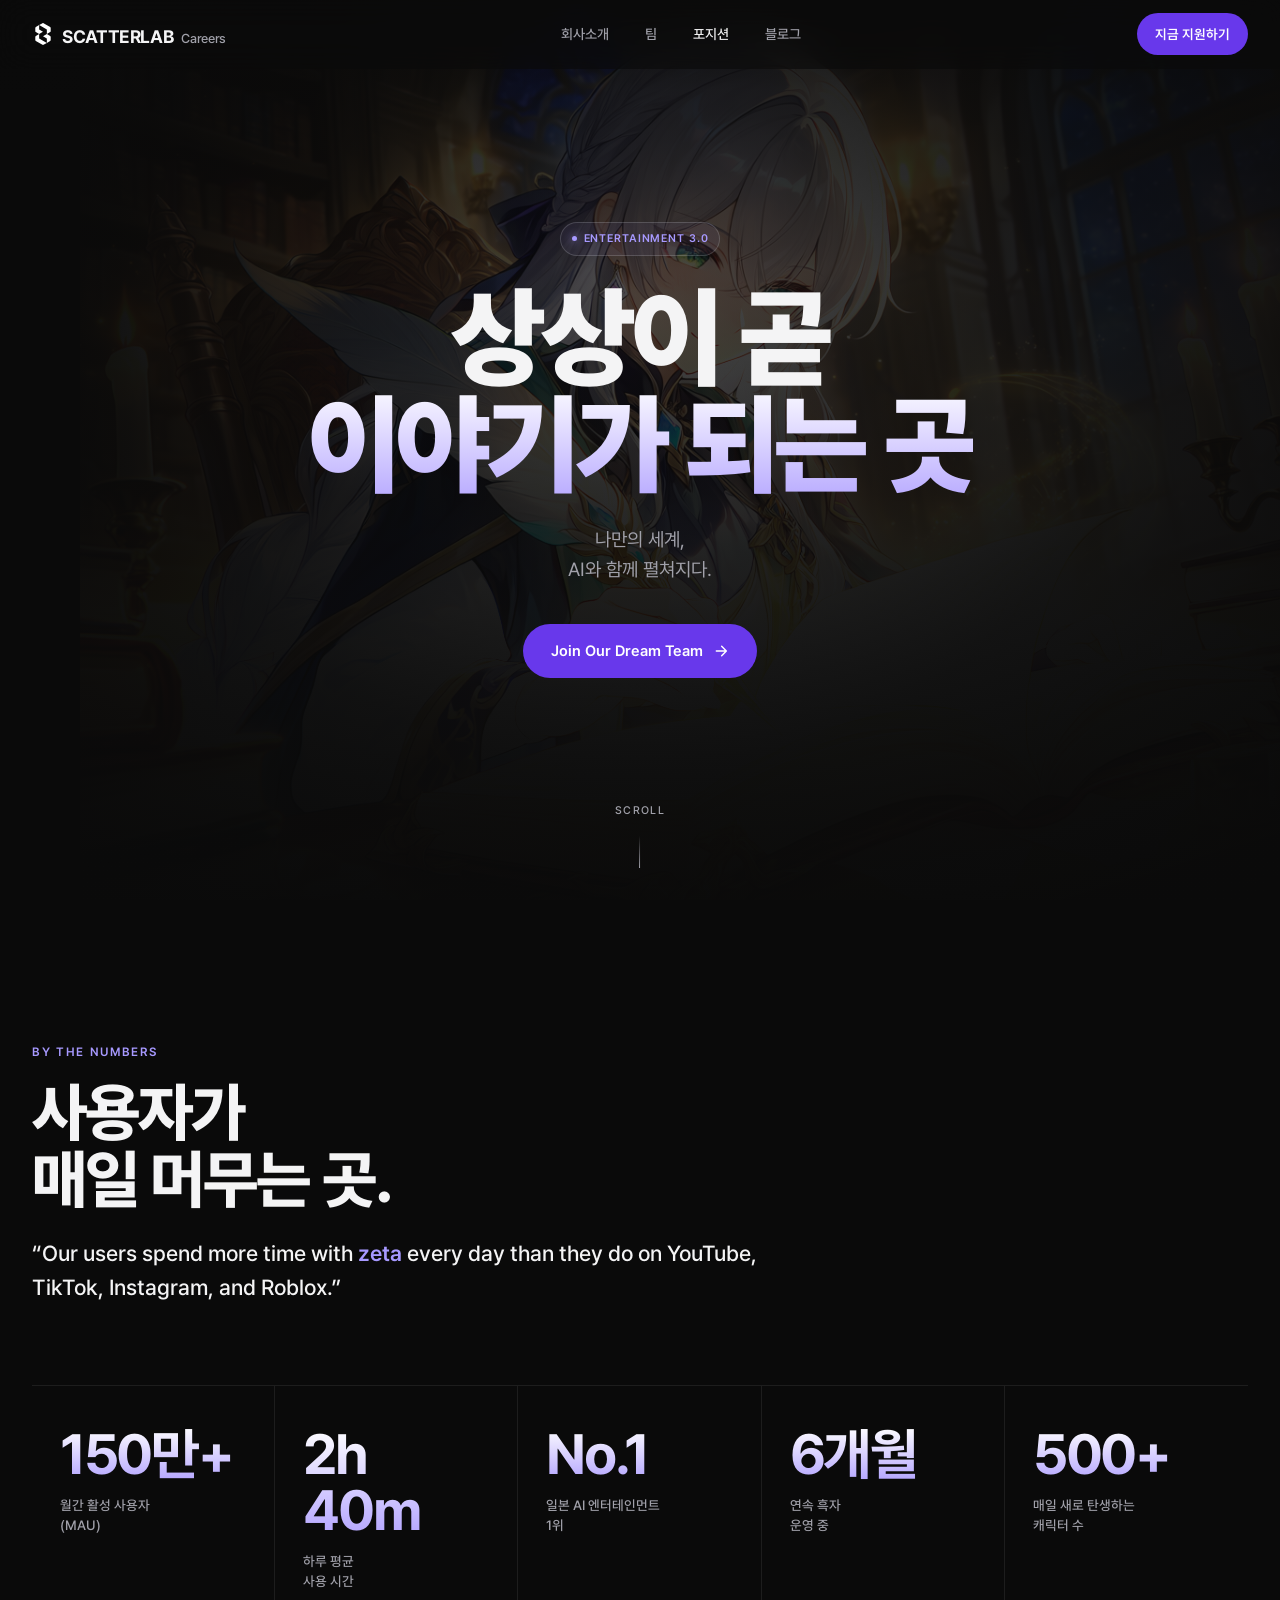
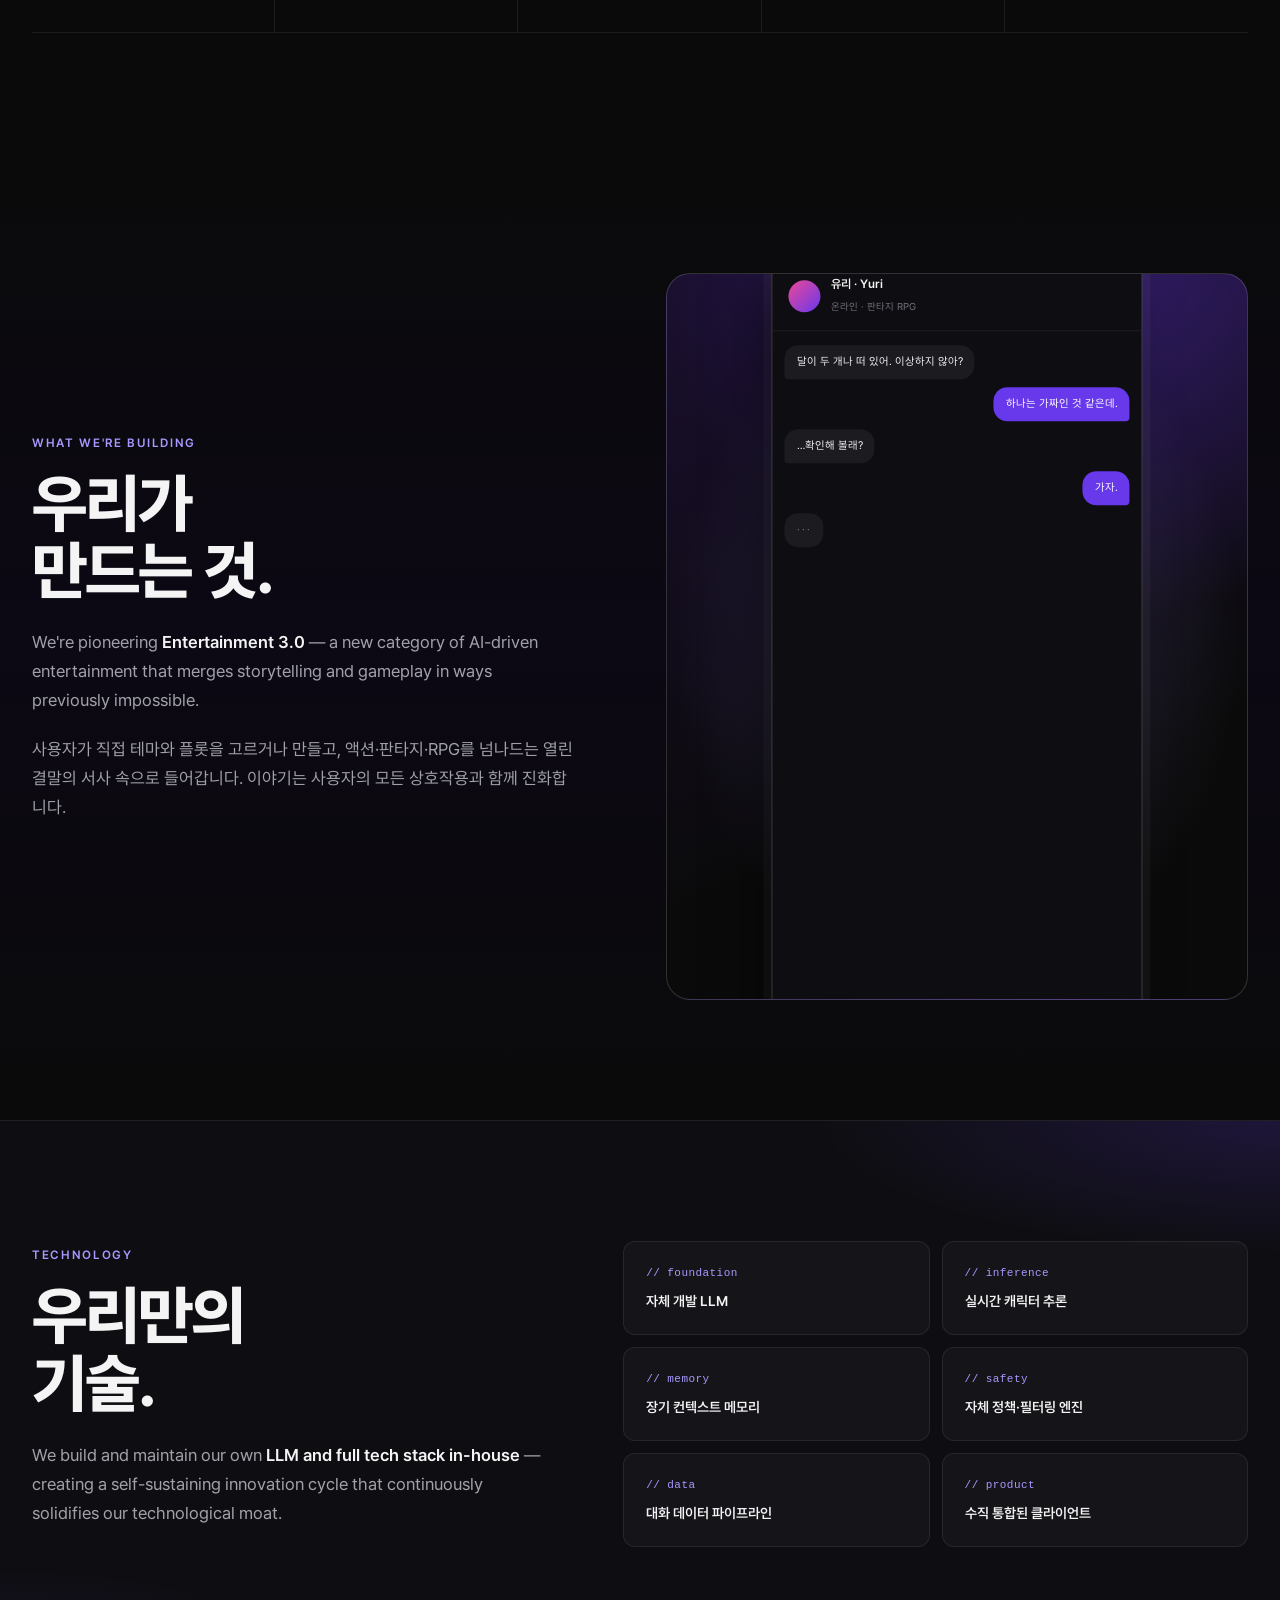
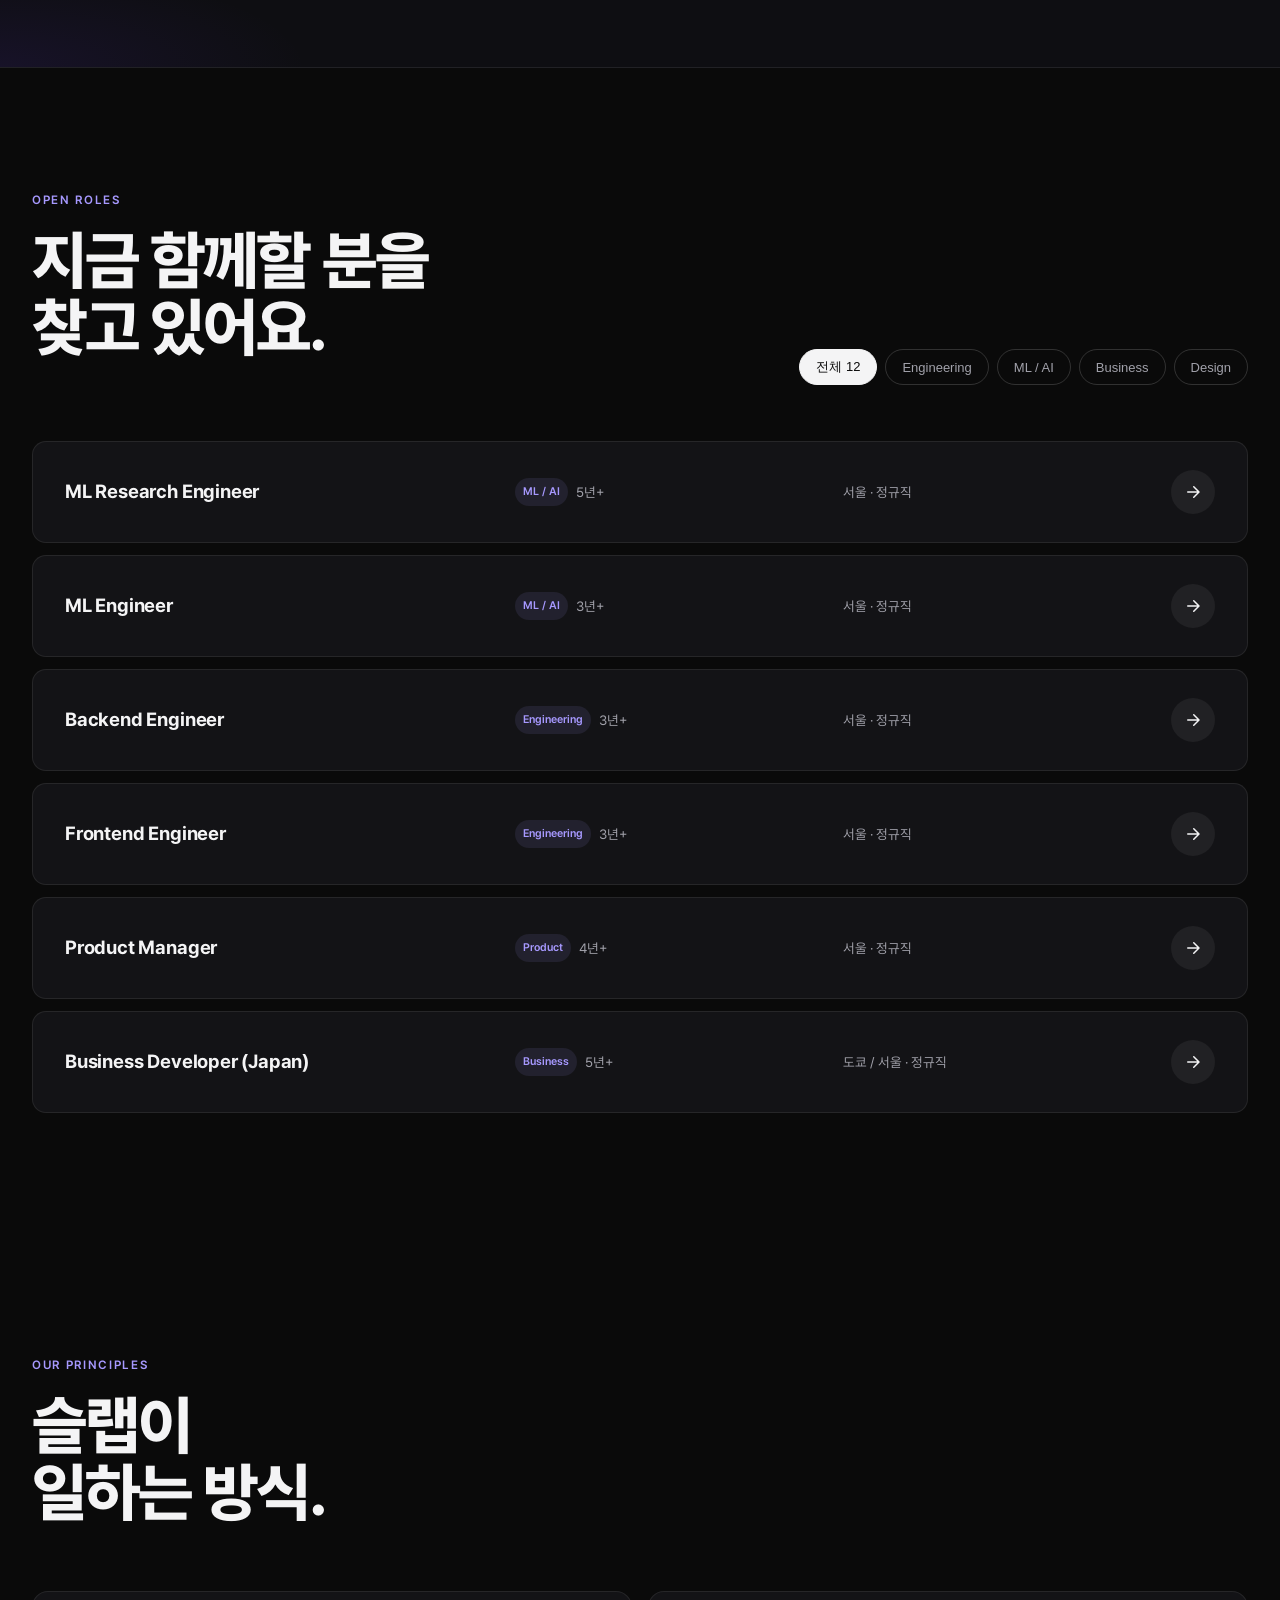
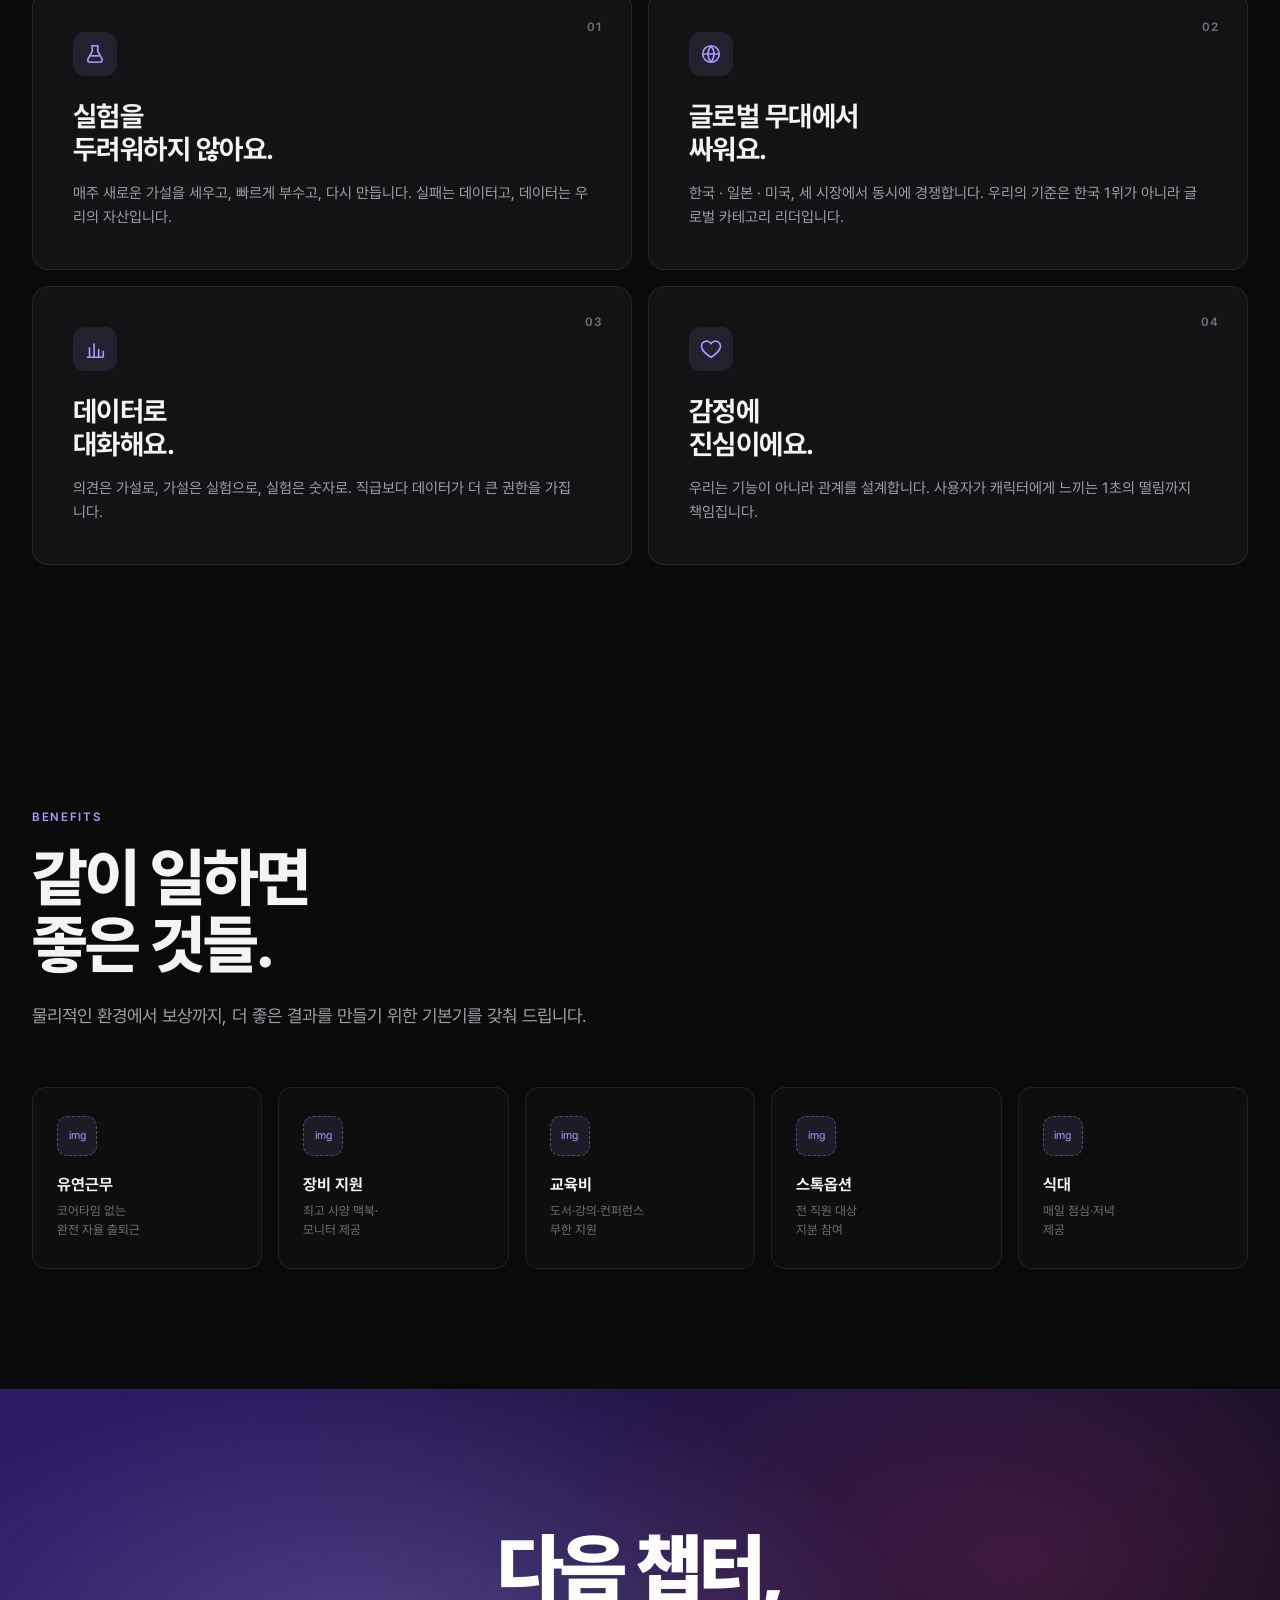
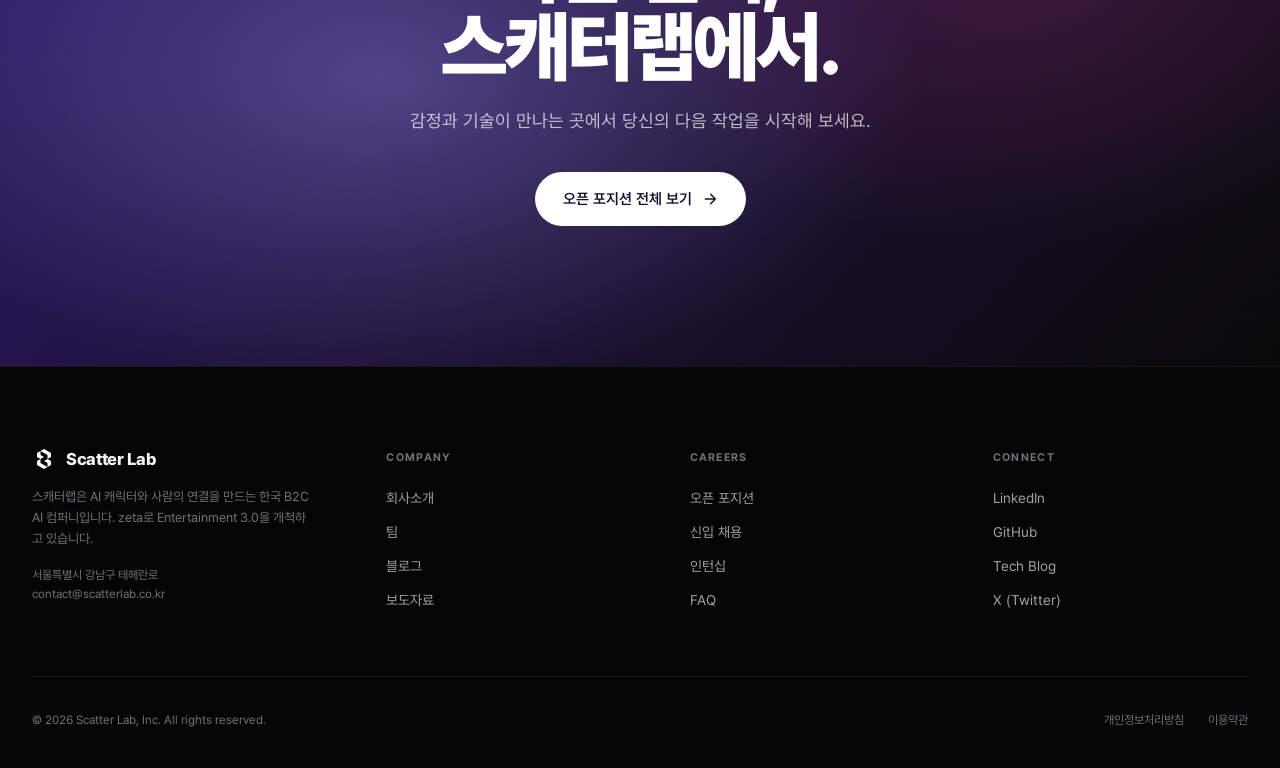
<file: Careers-en.html>
<!doctype html>
<html lang="ko">
<head>
<meta charset="utf-8" />
<meta name="viewport" content="width=device-width, initial-scale=1" />
<title>스캐터랩 채용 · Scatter Lab Careers</title>
<link rel="stylesheet" href="colors_and_type.css" />
<link rel="icon" href="assets/symbol-dark.svg" type="image/svg+xml" />
<style>
  :root {
    --bg-page: #0a0a0a;
    --bg-page-2: #111114;
    --bg-card: #131316;
    --bg-card-2: #181820;
    --bg-card-hover: #1c1c25;
    --accent: #A799FF;        /* iris emphasis on dark */
    --accent-strong: #6838EB; /* iris/600 */
    --accent-deep: #5326AB;
    --accent-soft: rgba(167,153,255,0.10);
    --line: rgba(255,255,255,0.08);
    --line-strong: rgba(255,255,255,0.16);
    --text: #F4F4F5;
    --text-2: #A1A1AA;
    --text-3: #71717A;
  }
  html, body { background: var(--bg-page); color: var(--text); }
  body {
    font-family: var(--font-sans);
    overflow-x: hidden;
    -webkit-font-smoothing: antialiased;
  }
  a { color: inherit; text-decoration: none; }
  img { display: block; max-width: 100%; }

  /* ---------- Layout ----------------------------------------------- */
  .wrap { width: 100%; max-width: 1280px; margin: 0 auto; padding: 0 32px; }
  @media (max-width: 720px) { .wrap { padding: 0 20px; } }

  section { position: relative; }

  /* ---------- Nav -------------------------------------------------- */
  .nav {
    position: fixed; top: 0; left: 0; right: 0; z-index: 100;
    backdrop-filter: blur(16px); -webkit-backdrop-filter: blur(16px);
    background: rgba(10,10,10,0.6);
    border-bottom: 1px solid transparent;
    transition: background .3s var(--ease-out), border-color .3s var(--ease-out);
  }
  .nav.scrolled { background: rgba(10,10,10,0.85); border-bottom-color: var(--line); }
  .nav-inner {
    display: flex; align-items: center; justify-content: space-between;
    height: 68px;
  }
  .nav-logo {
    display: flex; align-items: baseline; gap: 8px;
    font-weight: 800; letter-spacing: -0.02em; font-size: 18px;
  }
  .nav-logo .mark {
    display: inline-flex; align-items: center; justify-content: center;
    width: 22px; height: 26px;
    color: #fff;
    transform: translateY(2px);
  }
  .nav-logo .mark svg { width: 16px; height: 22px; }
  .nav-logo .name { font-weight: 700; }
  .nav-logo .sub { color: var(--text-2); font-weight: 500; font-size: 13px; }

  .nav-links {
    display: flex; gap: 36px; align-items: center;
    font-size: 14px; font-weight: 500; color: var(--text-2);
  }
  .nav-links a { transition: color .15s var(--ease-out); }
  .nav-links a:hover { color: var(--text); }
  .nav-links a.active { color: var(--text); }

  .nav-cta {
    background: var(--accent-strong);
    color: #fff;
    padding: 10px 18px;
    border-radius: 999px;
    font-size: 13.5px; font-weight: 600;
    transition: background .15s var(--ease-out), transform .15s var(--ease-out);
    border: none;
    display: inline-flex; align-items: center; gap: 6px;
  }
  .nav-cta:hover { background: #7a4cf0; transform: translateY(-1px); }

  @media (max-width: 880px) {
    .nav-links { display: none; }
  }

  /* ---------- Hero ------------------------------------------------- */
  .hero {
    min-height: 100vh;
    padding: 140px 0 140px;
    display: flex; align-items: center;
    position: relative;
    overflow: hidden;
  }
  .hero::after {
    content: ""; position: absolute; inset: 0; z-index: 1;
    background:
      radial-gradient(ellipse at 50% 35%, rgba(10,10,10,0.45) 0%, rgba(10,10,10,0.85) 55%, #0a0a0a 100%),
      linear-gradient(180deg, rgba(10,10,10,0.7) 0%, rgba(10,10,10,0.5) 30%, rgba(10,10,10,0.95) 100%);
  }

  .hero-inner {
    position: relative; z-index: 2;
    width: 100%;
    text-align: center;
    max-width: 1280px;
  }
  /* Hero character artwork — anchored to BOTTOM so the book is always in view */
  .hero-art {
    position: absolute;
    top: 0; bottom: 0;
    right: 0;
    width: 100%;
    z-index: 1;
    pointer-events: none;
    overflow: hidden;
  }
  .hero-art img {
    position: absolute;
    bottom: 0; right: 0;
    width: 100%;
    height: auto;
    max-height: 100%;
    object-fit: contain;
    object-position: right bottom;
    -webkit-mask-image:
      linear-gradient(90deg, transparent 0%, rgba(0,0,0,0.4) 6%, #000 16%, #000 100%);
    mask-image:
      linear-gradient(90deg, transparent 0%, rgba(0,0,0,0.4) 6%, #000 16%, #000 100%);
    filter: saturate(1.15) contrast(1.08) brightness(1.05);
  }
  /* second copy of the artwork: brightened, only the BOOK band (very bottom) */
  .hero-art .book-boost {
    -webkit-mask-image:
      linear-gradient(180deg,
        transparent 0%,
        transparent 55%,
        rgba(0,0,0,0.4) 62%,
        #000 72%,
        #000 100%);
    mask-image:
      linear-gradient(180deg,
        transparent 0%,
        transparent 55%,
        rgba(0,0,0,0.4) 62%,
        #000 72%,
        #000 100%);
    filter: saturate(1.6) contrast(1.25) brightness(2.1);
    mix-blend-mode: screen;
  }
  /* a second additive copy stacked on top for extra punch */
  .hero-art .book-boost-2 {
    position: absolute;
    bottom: 0; right: 0;
    width: 100%;
    height: auto;
    max-height: 100%;
    object-fit: contain;
    object-position: right bottom;
    -webkit-mask-image:
      linear-gradient(180deg,
        transparent 0%,
        transparent 60%,
        rgba(0,0,0,0.5) 68%,
        #000 78%,
        #000 100%);
    mask-image:
      linear-gradient(180deg,
        transparent 0%,
        transparent 60%,
        rgba(0,0,0,0.5) 68%,
        #000 78%,
        #000 100%);
    filter: saturate(1.4) contrast(1.1) brightness(1.6);
    mix-blend-mode: lighten;
    pointer-events: none;
  }
  /* warm golden glow concentrated on the open book */
  .hero-art .book-glow {
    position: absolute;
    bottom: -2%; right: 6%;
    width: 75%; height: 50%;
    background:
      radial-gradient(ellipse 60% 55% at 55% 60%, rgba(255,220,140,0.7), rgba(255,180,80,0.28) 45%, transparent 75%);
    mix-blend-mode: screen;
    pointer-events: none;
    filter: blur(14px);
  }
  /* very slim top-only fade so nav stays legible — no full-image dimming */
  .hero-art::after {
    content: ""; position: absolute; left: 0; right: 0; top: 0; height: 90px;
    background: linear-gradient(180deg, rgba(10,10,10,0.55) 0%, transparent 100%);
    pointer-events: none;
  }

  @media (max-width: 1100px) {
    .hero-art { width: 70%; }
  }
  @media (max-width: 900px) {
    .hero-art {
      width: 100%;
      opacity: 0.5;
    }
    .hero-art img {
      -webkit-mask-image: radial-gradient(ellipse 90% 80% at 50% 50%, #000 40%, rgba(0,0,0,0.5) 70%, transparent 95%);
      mask-image: radial-gradient(ellipse 90% 80% at 50% 50%, #000 40%, rgba(0,0,0,0.5) 70%, transparent 95%);
    }
  }
  .hero-eyebrow {
    display: inline-flex; align-items: center; gap: 7px;
    padding: 5px 11px;
    border: 1px solid var(--line-strong);
    border-radius: 999px;
    font-size: 11px;
    font-weight: 600;
    letter-spacing: 0.08em;
    text-transform: uppercase;
    color: var(--accent);
    background: rgba(167,153,255,0.06);
    margin-bottom: 28px;
  }
  .hero-eyebrow .dot {
    width: 5px; height: 5px; border-radius: 999px; background: var(--accent);
    box-shadow: 0 0 10px var(--accent);
  }
  .hero h1 {
    font-family: var(--font-sans);
    font-weight: 900;
    font-size: clamp(48px, 8.5vw, 120px);
    line-height: 0.98;
    letter-spacing: -0.04em;
    margin: 0 0 28px;
  }
  .hero h1 .grad {
    background: linear-gradient(180deg, #fff 0%, #b3a4ff 100%);
    -webkit-background-clip: text; background-clip: text;
    color: transparent;
  }
  .hero p.sub {
    font-size: clamp(16px, 1.5vw, 19px);
    line-height: 1.55;
    color: var(--text-2);
    max-width: 560px;
    margin: 0 auto 40px;
    text-wrap: balance;
  }
  .btn-primary {
    display: inline-flex; align-items: center; gap: 10px;
    padding: 16px 28px;
    background: var(--accent-strong);
    color: #fff;
    border-radius: 999px;
    font-size: 15px; font-weight: 600;
    border: none; cursor: pointer;
    transition: background .2s var(--ease-out), transform .2s var(--ease-out), box-shadow .3s var(--ease-out);
    box-shadow: 0 0 0 0 rgba(104,56,235,0);
  }
  .btn-primary:hover {
    background: #7a4cf0;
    transform: translateY(-2px);
    box-shadow: 0 12px 32px -8px rgba(104,56,235,0.6);
  }
  .btn-primary svg { width: 16px; height: 16px; }

  .scroll-cue {
    position: absolute; bottom: 32px; left: 50%; transform: translateX(-50%);
    z-index: 5;
    display: flex; flex-direction: column; align-items: center; gap: 14px;
    color: var(--text-2);
    font-size: 11px; font-weight: 500; letter-spacing: 0.12em; text-transform: uppercase;
  }
  .scroll-cue .line {
    width: 1px; height: 32px;
    background: linear-gradient(180deg, transparent, var(--text-2));
    animation: cue 2s ease-in-out infinite;
  }
  @keyframes cue {
    0%, 100% { opacity: 0.3; transform: scaleY(0.8); }
    50%      { opacity: 1; transform: scaleY(1.2); }
  }

  /* ---------- Section base ---------------------------------------- */
  .section {
    padding: 120px 0;
  }
  .section-eyebrow {
    display: inline-block;
    font-size: 12px; font-weight: 600;
    color: var(--accent);
    letter-spacing: 0.14em; text-transform: uppercase;
    margin-bottom: 16px;
  }
  .section h2 {
    font-family: var(--font-sans);
    font-weight: 800;
    font-size: clamp(36px, 5.2vw, 64px);
    line-height: 1.05;
    letter-spacing: -0.03em;
    margin: 0 0 24px;
    text-wrap: balance;
  }
  .section .lede {
    font-size: clamp(16px, 1.4vw, 18px);
    line-height: 1.6;
    color: var(--text-2);
    max-width: 640px;
    text-wrap: pretty;
  }

  /* ---------- Impact numbers -------------------------------------- */
  .impact { padding: 140px 0 120px; }
  .impact-head {
    max-width: 760px;
    margin-bottom: 80px;
  }
  .impact-head .quote {
    font-size: clamp(18px, 1.7vw, 22px);
    line-height: 1.55;
    color: var(--text);
    font-weight: 500;
    text-wrap: pretty;
  }
  .impact-head .quote em {
    color: var(--accent);
    font-style: normal;
    font-weight: 600;
  }
  .stats {
    display: grid;
    grid-template-columns: repeat(5, 1fr);
    gap: 0;
    border-top: 1px solid var(--line);
    border-bottom: 1px solid var(--line);
  }
  .stat {
    padding: 40px 28px;
    border-right: 1px solid var(--line);
  }
  .stat:last-child { border-right: none; }
  .stat .num {
    font-family: var(--font-inter);
    font-weight: 700;
    font-size: clamp(40px, 4.4vw, 60px);
    line-height: 1;
    letter-spacing: -0.04em;
    margin-bottom: 14px;
    background: linear-gradient(180deg, #fff, #b3a4ff);
    -webkit-background-clip: text; background-clip: text;
    color: transparent;
  }
  .stat .label {
    font-size: 13.5px;
    color: var(--text-2);
    line-height: 1.45;
    font-weight: 500;
  }
  @media (max-width: 1000px) {
    .stats { grid-template-columns: repeat(2, 1fr); }
    .stat { border-right: none; border-bottom: 1px solid var(--line); }
    .stat:nth-child(odd) { border-right: 1px solid var(--line); }
    .stat:last-child { border-bottom: none; grid-column: 1 / -1; }
  }
  @media (max-width: 560px) {
    .stats { grid-template-columns: 1fr; }
    .stat, .stat:nth-child(odd) { border-right: none; }
  }

  /* ---------- What we make ---------------------------------------- */
  .build {
    background: linear-gradient(180deg, #0a0a0a 0%, #0c0814 50%, #0a0a0a 100%);
  }
  .build-grid {
    display: grid;
    grid-template-columns: 1fr 1.05fr;
    gap: 80px;
    align-items: center;
  }
  .build-text .body {
    font-size: 17px;
    line-height: 1.7;
    color: var(--text-2);
    margin: 0 0 20px;
    text-wrap: pretty;
  }
  .build-text .body strong { color: var(--text); font-weight: 600; }

  .build-visual {
    position: relative;
    aspect-ratio: 4 / 5;
    border-radius: 24px;
    overflow: hidden;
    border: 1px solid var(--line-strong);
    background:
      radial-gradient(120% 80% at 70% 0%, rgba(104,56,235,0.35), transparent 60%),
      linear-gradient(160deg, #1a0f2e 0%, #0a0a0a 70%);
  }
  .build-visual .phone {
    position: absolute; left: 50%; top: 50%;
    transform: translate(-50%, -50%);
    width: 64%;
    aspect-ratio: 9 / 19;
    border-radius: 32px;
    background: #0d0d12;
    border: 1px solid rgba(255,255,255,0.18);
    box-shadow: -16px 24px 60px -12px rgba(0,0,0,0.6), 0 0 0 8px rgba(255,255,255,0.04);
    overflow: hidden;
    display: flex; flex-direction: column;
  }
  .build-visual .phone .ph-head {
    padding: 28px 16px 12px;
    display: flex; align-items: center; gap: 10px;
    border-bottom: 1px solid rgba(255,255,255,0.06);
  }
  .build-visual .phone .avatar {
    width: 32px; height: 32px; border-radius: 50%;
    background: linear-gradient(135deg, #ec4899, #6838EB);
  }
  .build-visual .phone .ph-head .meta { font-size: 11px; }
  .build-visual .phone .ph-head .meta b { font-size: 12px; font-weight: 600; display: block; }
  .build-visual .phone .ph-head .meta span { color: var(--text-3); font-size: 10px; }
  .build-visual .phone .ph-body {
    flex: 1; padding: 14px 12px; display: flex; flex-direction: column; gap: 8px;
    overflow: hidden;
  }
  .bubble {
    max-width: 78%; padding: 9px 12px;
    border-radius: 14px;
    font-size: 11px; line-height: 1.45;
  }
  .bubble.them { background: rgba(255,255,255,0.06); align-self: flex-start; border-bottom-left-radius: 4px; }
  .bubble.me { background: var(--accent-strong); color: #fff; align-self: flex-end; border-bottom-right-radius: 4px; }
  .bubble.thinking { background: rgba(255,255,255,0.06); color: var(--text-3); align-self: flex-start; }
  .bubble.thinking::after { content: "···"; letter-spacing: 2px; }

  .build-visual .glow {
    position: absolute; inset: -20%;
    background: radial-gradient(closest-side, rgba(167,153,255,0.25), transparent 70%);
    pointer-events: none;
    animation: drift 8s ease-in-out infinite;
  }
  @keyframes drift {
    0%, 100% { transform: translate(0, 0); }
    50%      { transform: translate(4%, -3%); }
  }

  @media (max-width: 900px) {
    .build-grid { grid-template-columns: 1fr; gap: 48px; }
    .build-visual { aspect-ratio: 4 / 4.5; max-width: 460px; }
  }

  /* ---------- Tech ------------------------------------------------- */
  .tech {
    background: #0e0e12;
    border-top: 1px solid var(--line);
    border-bottom: 1px solid var(--line);
    overflow: hidden;
    position: relative;
  }
  .tech::before {
    content: ""; position: absolute; inset: 0; pointer-events: none;
    background:
      radial-gradient(60% 40% at 100% 0%, rgba(104,56,235,0.18), transparent 60%),
      radial-gradient(40% 30% at 0% 100%, rgba(104,56,235,0.10), transparent 60%);
  }
  .tech-inner {
    position: relative; z-index: 1;
    display: grid;
    grid-template-columns: 0.9fr 1.1fr;
    gap: 80px;
    align-items: center;
  }
  .tech h2 { max-width: 480px; }
  .tech .body {
    font-size: 17px;
    line-height: 1.7;
    color: var(--text-2);
    text-wrap: pretty;
  }
  .tech .body strong { color: var(--text); font-weight: 600; }

  .tech-stack {
    display: grid;
    grid-template-columns: repeat(2, 1fr);
    gap: 12px;
  }
  .tech-card {
    padding: 20px 22px;
    background: rgba(255,255,255,0.03);
    border: 1px solid var(--line);
    border-radius: 12px;
    font-family: var(--font-mono);
    font-size: 12px;
    color: var(--text-2);
    transition: border-color .2s var(--ease-out), background .2s var(--ease-out);
  }
  .tech-card:hover { border-color: var(--accent); background: rgba(167,153,255,0.04); }
  .tech-card .key { color: var(--accent); display: block; margin-bottom: 6px; font-size: 11px; letter-spacing: 0.04em; }
  .tech-card .val { color: var(--text); font-size: 14px; font-family: var(--font-sans); font-weight: 600; }

  @media (max-width: 900px) {
    .tech-inner { grid-template-columns: 1fr; gap: 48px; }
  }

  /* ---------- Positions ------------------------------------------- */
  .positions-head {
    display: flex; align-items: end; justify-content: space-between;
    gap: 32px; margin-bottom: 56px; flex-wrap: wrap;
  }
  .positions-head .filters {
    display: flex; gap: 8px; flex-wrap: wrap;
  }
  .filter-pill {
    padding: 8px 16px;
    border: 1px solid var(--line-strong);
    background: transparent;
    color: var(--text-2);
    font-size: 13px; font-weight: 500;
    border-radius: 999px;
    cursor: pointer;
    transition: all .15s var(--ease-out);
  }
  .filter-pill:hover { color: var(--text); border-color: rgba(255,255,255,0.32); }
  .filter-pill.active { background: var(--text); color: #0a0a0a; border-color: var(--text); }

  .pos-list {
    display: grid; gap: 12px;
  }
  .pos-card {
    display: grid;
    grid-template-columns: 1.4fr 1fr 1fr auto;
    gap: 24px;
    align-items: center;
    padding: 28px 32px;
    background: var(--bg-card);
    border: 1px solid var(--line);
    border-radius: 14px;
    cursor: pointer;
    transition: border-color .25s var(--ease-out), background .25s var(--ease-out), transform .25s var(--ease-out);
  }
  .pos-card:hover {
    border-color: var(--accent);
    background: var(--bg-card-hover);
    transform: translateX(4px);
  }
  .pos-card:hover .pos-arrow { background: var(--accent-strong); transform: translateX(4px); }
  .pos-card:hover .pos-arrow svg { color: #fff; }

  .pos-title {
    font-size: 19px; font-weight: 700; color: var(--text);
    letter-spacing: -0.01em;
  }
  .pos-meta {
    font-size: 13.5px; color: var(--text-2);
    display: flex; align-items: center; gap: 8px;
  }
  .pos-meta .tag {
    font-size: 11px; color: var(--accent);
    background: var(--accent-soft);
    padding: 3px 8px; border-radius: 999px;
    font-weight: 600;
  }
  .pos-arrow {
    width: 44px; height: 44px;
    border-radius: 999px;
    background: rgba(255,255,255,0.06);
    display: flex; align-items: center; justify-content: center;
    transition: background .25s var(--ease-out), transform .25s var(--ease-out);
  }
  .pos-arrow svg { width: 18px; height: 18px; color: var(--text); transition: color .25s var(--ease-out); }

  @media (max-width: 800px) {
    .pos-card { grid-template-columns: 1fr auto; gap: 8px 16px; padding: 22px 22px; }
    .pos-meta { grid-column: 1; font-size: 12.5px; }
    .pos-arrow { grid-row: 1 / span 3; }
  }

  /* ---------- Culture --------------------------------------------- */
  .culture { background: #0a0a0a; }
  .culture-grid {
    display: grid;
    grid-template-columns: repeat(2, 1fr);
    gap: 16px;
  }
  .culture-card {
    padding: 40px;
    background: var(--bg-card);
    border: 1px solid var(--line);
    border-radius: 16px;
    position: relative;
    overflow: hidden;
    transition: border-color .3s var(--ease-out), transform .3s var(--ease-out);
  }
  .culture-card:hover { border-color: var(--line-strong); transform: translateY(-2px); }
  .culture-card .num {
    position: absolute; top: 24px; right: 28px;
    font-family: var(--font-inter); font-weight: 600;
    color: var(--text-3); font-size: 12px; letter-spacing: 0.08em;
  }
  .culture-card h3 {
    font-size: 28px;
    font-weight: 700;
    line-height: 1.2;
    letter-spacing: -0.02em;
    margin: 0 0 14px;
  }
  .culture-card p {
    font-size: 15px; line-height: 1.6; color: var(--text-2);
    margin: 0;
    text-wrap: pretty;
  }
  .culture-card .ico {
    display: inline-flex; align-items: center; justify-content: center;
    width: 44px; height: 44px;
    border-radius: 12px;
    background: var(--accent-soft);
    color: var(--accent);
    margin-bottom: 24px;
  }
  .culture-card .ico svg { width: 22px; height: 22px; stroke: currentColor; fill: none; stroke-width: 1.8; }

  @media (max-width: 720px) {
    .culture-grid { grid-template-columns: 1fr; }
    .culture-card { padding: 32px 28px; }
  }

  /* ---------- Benefits -------------------------------------------- */
  .benefits-grid {
    display: grid;
    grid-template-columns: repeat(5, 1fr);
    gap: 16px;
  }
  .benefit {
    padding: 28px 24px;
    background: rgba(255,255,255,0.02);
    border: 1px solid var(--line);
    border-radius: 14px;
    transition: border-color .2s var(--ease-out), background .2s var(--ease-out);
  }
  .benefit:hover { border-color: var(--line-strong); background: rgba(255,255,255,0.04); }
  .benefit .ph {
    width: 40px; height: 40px;
    border-radius: 10px;
    background: var(--accent-soft);
    border: 1px dashed rgba(167,153,255,0.4);
    margin-bottom: 18px;
    display: flex; align-items: center; justify-content: center;
    color: var(--accent);
    font-size: 11px;
  }
  .benefit h4 {
    font-size: 16px; font-weight: 700; margin: 0 0 6px;
  }
  .benefit p {
    font-size: 12.5px; color: var(--text-3);
    margin: 0; line-height: 1.5;
  }
  @media (max-width: 1000px) { .benefits-grid { grid-template-columns: repeat(3, 1fr); } }
  @media (max-width: 600px)  { .benefits-grid { grid-template-columns: repeat(2, 1fr); } }

  /* ---------- CTA banner ------------------------------------------ */
  .cta-banner {
    padding: 140px 0;
    background:
      radial-gradient(60% 80% at 30% 50%, rgba(167,153,255,0.35), transparent 70%),
      radial-gradient(50% 70% at 80% 30%, rgba(236,72,153,0.18), transparent 70%),
      linear-gradient(135deg, #2d1b69 0%, #1a0f2e 60%, #0a0a0a 100%);
    text-align: center;
    border-top: 1px solid var(--line);
    overflow: hidden;
    position: relative;
  }
  .cta-banner::before {
    content: ""; position: absolute; inset: 0;
    background: url("data:image/svg+xml;utf8,<svg xmlns='http://www.w3.org/2000/svg' width='400' height='400'><filter id='n'><feTurbulence baseFrequency='0.85' numOctaves='2' /><feColorMatrix values='0 0 0 0 0.7 0 0 0 0 0.6 0 0 0 0 1 0 0 0 0.4 0' /></filter><rect width='400' height='400' filter='url(%23n)' opacity='0.5'/></svg>");
    opacity: 0.06; mix-blend-mode: overlay;
  }
  .cta-banner h2 {
    font-size: clamp(40px, 6vw, 80px);
    font-weight: 900;
    line-height: 1.02;
    letter-spacing: -0.04em;
    margin: 0 0 24px;
    color: #fff;
  }
  .cta-banner p {
    font-size: 18px; color: rgba(255,255,255,0.7);
    margin: 0 0 40px;
    text-wrap: balance;
  }
  .cta-banner .btn-primary { background: #fff; color: #1a0f2e; }
  .cta-banner .btn-primary:hover { background: #f4f4f5; box-shadow: 0 16px 40px -8px rgba(0,0,0,0.4); }

  /* ---------- Footer ---------------------------------------------- */
  footer {
    background: #050505;
    padding: 80px 0 40px;
    border-top: 1px solid var(--line);
  }
  .foot-top {
    display: grid;
    grid-template-columns: 1.2fr 1fr 1fr 1fr;
    gap: 48px;
    padding-bottom: 56px;
    border-bottom: 1px solid var(--line);
  }
  .foot-brand .logo {
    display: flex; align-items: center; gap: 10px;
    font-weight: 800; font-size: 17px; letter-spacing: -0.02em;
    margin-bottom: 16px;
  }
  .foot-brand p {
    font-size: 13px; color: var(--text-3); line-height: 1.6;
    margin: 0 0 16px; max-width: 280px;
  }
  .foot-col h5 {
    font-size: 11px; font-weight: 700; letter-spacing: 0.12em; text-transform: uppercase;
    color: var(--text-3); margin: 0 0 18px;
  }
  .foot-col ul { list-style: none; padding: 0; margin: 0; display: flex; flex-direction: column; gap: 12px; }
  .foot-col a { font-size: 14px; color: var(--text-2); transition: color .15s var(--ease-out); }
  .foot-col a:hover { color: var(--text); }

  .foot-bottom {
    display: flex; align-items: center; justify-content: space-between;
    gap: 24px; flex-wrap: wrap;
    padding-top: 32px;
    font-size: 12px; color: var(--text-3);
  }
  .foot-bottom .legal { display: flex; gap: 24px; }

  @media (max-width: 800px) {
    .foot-top { grid-template-columns: 1fr 1fr; gap: 40px 32px; }
    .foot-brand { grid-column: 1 / -1; }
  }

  /* ---------- Reveal animation ------------------------------------ */
  .reveal { opacity: 0; transform: translateY(24px); transition: opacity .9s var(--ease-out), transform .9s var(--ease-out); }
  .reveal.in { opacity: 1; transform: translateY(0); }
  .reveal.d1 { transition-delay: .08s; }
  .reveal.d2 { transition-delay: .16s; }
  .reveal.d3 { transition-delay: .24s; }
  .reveal.d4 { transition-delay: .32s; }

  /* ---------- A11y / utility --------------------------------------- */
  .vh { position: absolute; width: 1px; height: 1px; overflow: hidden; clip: rect(0,0,0,0); }
  ::selection { background: var(--accent-strong); color: #fff; }
</style>
</head>
<body>

<!-- ============ NAV ============ -->
<header class="nav" id="nav">
  <div class="wrap nav-inner">
    <a class="nav-logo" href="#top" data-screen-label="Logo">
      <span class="mark"><svg viewBox="0 0 14 20" width="14" height="14" fill="#fff" aria-hidden="true"><path d="M 10.5 14.058 L 10.5 18.117 L 3.5 14.059 L 3.5 10 L 7 7.971 L 3.5 5.942 L 3.5 1.883 L 10.5 5.941 L 10.5 10 L 7 12.029 L 10.5 14.058 Z M 10.5 18.117 L 13.528 16.361 C 13.82 16.192 14 15.878 14 15.538 L 14 12.578 C 14 12.238 13.82 11.925 13.528 11.755 L 10.5 10 L 13.528 8.245 C 13.82 8.075 14 7.762 14 7.422 L 14 4.462 C 14 4.122 13.82 3.808 13.528 3.639 L 7.469 0.126 C 7.179 -0.042 6.821 -0.042 6.531 0.126 L 3.5 1.883 L 0.472 3.639 C 0.18 3.808 0 4.122 0 4.462 L 0 7.422 C 0 7.762 0.18 8.075 0.472 8.245 L 3.5 10 L 0.472 11.755 C 0.18 11.925 0 12.238 0 12.578 L 0 15.538 C 0 15.878 0.18 16.192 0.472 16.361 L 6.531 19.874 C 6.821 20.042 7.179 20.042 7.469 19.874 L 10.5 18.117 Z" fill-rule="evenodd"/></svg></span>
      <span class="name">SCATTERLAB</span>
      <span class="sub">Careers</span>
    </a>
    <nav class="nav-links">
      <a href="#about">회사소개</a>
      <a href="#team">팀</a>
      <a href="#positions" class="active">포지션</a>
      <a href="#blog">블로그</a>
    </nav>
    <a class="nav-cta" href="#positions">지금 지원하기</a>
  </div>
</header>

<!-- ============ HERO ============ -->
<section class="hero" id="top" data-screen-label="01 Hero">
  <div class="hero-art" aria-hidden="true">
    <img src="assets/hero-mage.png" alt="" />
    <img class="book-boost" src="assets/hero-mage.png" alt="" aria-hidden="true" />
    <img class="book-boost-2" src="assets/hero-mage.png" alt="" aria-hidden="true" />
    <div class="book-glow"></div>
  </div>
  <div class="wrap hero-inner">
    <div class="hero-eyebrow reveal">
      <span class="dot"></span>
      Entertainment 3.0
    </div>
    <h1 class="reveal d1">
      상상이 곧<br/>
      <span class="grad">이야기가 되는 곳</span>
    </h1>
    <p class="sub reveal d2">
      나만의 세계,<br/>
      AI와 함께 펼쳐지다.
    </p>
    <a href="#positions" class="btn-primary reveal d3">
      Join Our Dream Team
      <svg viewBox="0 0 24 24" fill="none" stroke="currentColor" stroke-width="2.2" stroke-linecap="round" stroke-linejoin="round"><path d="M5 12h14M13 5l7 7-7 7"/></svg>
    </a>
  </div>
  <div class="scroll-cue" aria-hidden="true">
    <span>scroll</span>
    <span class="line"></span>
  </div>
</section>

<!-- ============ IMPACT NUMBERS ============ -->
<section class="section impact" id="about" data-screen-label="02 Impact">
  <div class="wrap">
    <div class="impact-head">
      <div class="section-eyebrow reveal">By the Numbers</div>
      <h2 class="reveal d1">사용자가<br/>매일 머무는 곳.</h2>
      <p class="quote reveal d2">
        “Our users spend more time with <em>zeta</em> every day than they do on YouTube, TikTok, Instagram, and Roblox.”
      </p>
    </div>
    <div class="stats">
      <div class="stat reveal">
        <div class="num">150만+</div>
        <div class="label">월간 활성 사용자<br/>(MAU)</div>
      </div>
      <div class="stat reveal d1">
        <div class="num">2h 40m</div>
        <div class="label">하루 평균<br/>사용 시간</div>
      </div>
      <div class="stat reveal d2">
        <div class="num">No.1</div>
        <div class="label">일본 AI 엔터테인먼트<br/>1위</div>
      </div>
      <div class="stat reveal d3">
        <div class="num">6개월</div>
        <div class="label">연속 흑자<br/>운영 중</div>
      </div>
      <div class="stat reveal d4">
        <div class="num">500+</div>
        <div class="label">매일 새로 탄생하는<br/>캐릭터 수</div>
      </div>
    </div>
  </div>
</section>

<!-- ============ WHAT WE BUILD ============ -->
<section class="section build" data-screen-label="03 What we build">
  <div class="wrap build-grid">
    <div class="build-text">
      <div class="section-eyebrow reveal">What we're building</div>
      <h2 class="reveal d1">우리가<br/>만드는 것.</h2>
      <p class="body reveal d2">
        We're pioneering <strong>Entertainment 3.0</strong> — a new category of AI‑driven entertainment that merges storytelling and gameplay in ways previously impossible.
      </p>
      <p class="body reveal d3">
        사용자가 직접 테마와 플롯을 고르거나 만들고, 액션·판타지·RPG를 넘나드는 열린 결말의 서사 속으로 들어갑니다. 이야기는 사용자의 모든 상호작용과 함께 진화합니다.
      </p>
    </div>
    <div class="build-visual reveal d2">
      <div class="glow"></div>
      <div class="phone" aria-hidden="true">
        <div class="ph-head">
          <div class="avatar"></div>
          <div class="meta">
            <b>유리 · Yuri</b>
            <span>온라인 · 판타지 RPG</span>
          </div>
        </div>
        <div class="ph-body">
          <div class="bubble them">달이 두 개나 떠 있어. 이상하지 않아?</div>
          <div class="bubble me">하나는 가짜인 것 같은데.</div>
          <div class="bubble them">…확인해 볼래?</div>
          <div class="bubble me">가자.</div>
          <div class="bubble thinking"></div>
        </div>
      </div>
    </div>
  </div>
</section>

<!-- ============ TECH ============ -->
<section class="section tech" data-screen-label="04 Tech">
  <div class="wrap tech-inner">
    <div>
      <div class="section-eyebrow reveal">Technology</div>
      <h2 class="reveal d1">우리만의<br/>기술.</h2>
      <p class="body reveal d2">
        We build and maintain our own <strong>LLM and full tech stack in‑house</strong> — creating a self‑sustaining innovation cycle that continuously solidifies our technological moat.
      </p>
    </div>
    <div class="tech-stack">
      <div class="tech-card reveal">
        <span class="key">// foundation</span>
        <span class="val">자체 개발 LLM</span>
      </div>
      <div class="tech-card reveal d1">
        <span class="key">// inference</span>
        <span class="val">실시간 캐릭터 추론</span>
      </div>
      <div class="tech-card reveal d2">
        <span class="key">// memory</span>
        <span class="val">장기 컨텍스트 메모리</span>
      </div>
      <div class="tech-card reveal d3">
        <span class="key">// safety</span>
        <span class="val">자체 정책·필터링 엔진</span>
      </div>
      <div class="tech-card reveal d2">
        <span class="key">// data</span>
        <span class="val">대화 데이터 파이프라인</span>
      </div>
      <div class="tech-card reveal d3">
        <span class="key">// product</span>
        <span class="val">수직 통합된 클라이언트</span>
      </div>
    </div>
  </div>
</section>

<!-- ============ POSITIONS ============ -->
<section class="section" id="positions" data-screen-label="05 Positions">
  <div class="wrap">
    <div class="positions-head">
      <div>
        <div class="section-eyebrow reveal">Open Roles</div>
        <h2 class="reveal d1">지금 함께할 분을<br/>찾고 있어요.</h2>
      </div>
      <div class="filters reveal d2">
        <button class="filter-pill active" data-filter="all">전체 12</button>
        <button class="filter-pill" data-filter="eng">Engineering</button>
        <button class="filter-pill" data-filter="ml">ML / AI</button>
        <button class="filter-pill" data-filter="biz">Business</button>
        <button class="filter-pill" data-filter="design">Design</button>
      </div>
    </div>

    <div class="pos-list" id="posList">
      <a class="pos-card reveal" data-cat="ml">
        <div class="pos-title">ML Research Engineer <span class="pos-meta-inline"></span></div>
        <div class="pos-meta"><span class="tag">ML / AI</span> 5년+</div>
        <div class="pos-meta">서울 · 정규직</div>
        <div class="pos-arrow"><svg viewBox="0 0 24 24" fill="none" stroke="currentColor" stroke-width="2" stroke-linecap="round" stroke-linejoin="round"><path d="M5 12h14M13 5l7 7-7 7"/></svg></div>
      </a>
      <a class="pos-card reveal" data-cat="ml">
        <div class="pos-title">ML Engineer</div>
        <div class="pos-meta"><span class="tag">ML / AI</span> 3년+</div>
        <div class="pos-meta">서울 · 정규직</div>
        <div class="pos-arrow"><svg viewBox="0 0 24 24" fill="none" stroke="currentColor" stroke-width="2" stroke-linecap="round" stroke-linejoin="round"><path d="M5 12h14M13 5l7 7-7 7"/></svg></div>
      </a>
      <a class="pos-card reveal d1" data-cat="eng">
        <div class="pos-title">Backend Engineer</div>
        <div class="pos-meta"><span class="tag">Engineering</span> 3년+</div>
        <div class="pos-meta">서울 · 정규직</div>
        <div class="pos-arrow"><svg viewBox="0 0 24 24" fill="none" stroke="currentColor" stroke-width="2" stroke-linecap="round" stroke-linejoin="round"><path d="M5 12h14M13 5l7 7-7 7"/></svg></div>
      </a>
      <a class="pos-card reveal d1" data-cat="eng">
        <div class="pos-title">Frontend Engineer</div>
        <div class="pos-meta"><span class="tag">Engineering</span> 3년+</div>
        <div class="pos-meta">서울 · 정규직</div>
        <div class="pos-arrow"><svg viewBox="0 0 24 24" fill="none" stroke="currentColor" stroke-width="2" stroke-linecap="round" stroke-linejoin="round"><path d="M5 12h14M13 5l7 7-7 7"/></svg></div>
      </a>
      <a class="pos-card reveal d2" data-cat="biz">
        <div class="pos-title">Product Manager</div>
        <div class="pos-meta"><span class="tag">Product</span> 4년+</div>
        <div class="pos-meta">서울 · 정규직</div>
        <div class="pos-arrow"><svg viewBox="0 0 24 24" fill="none" stroke="currentColor" stroke-width="2" stroke-linecap="round" stroke-linejoin="round"><path d="M5 12h14M13 5l7 7-7 7"/></svg></div>
      </a>
      <a class="pos-card reveal d2" data-cat="biz">
        <div class="pos-title">Business Developer (Japan)</div>
        <div class="pos-meta"><span class="tag">Business</span> 5년+</div>
        <div class="pos-meta">도쿄 / 서울 · 정규직</div>
        <div class="pos-arrow"><svg viewBox="0 0 24 24" fill="none" stroke="currentColor" stroke-width="2" stroke-linecap="round" stroke-linejoin="round"><path d="M5 12h14M13 5l7 7-7 7"/></svg></div>
      </a>
    </div>
  </div>
</section>

<!-- ============ CULTURE ============ -->
<section class="section culture" id="team" data-screen-label="06 Culture">
  <div class="wrap">
    <div style="margin-bottom: 64px; max-width: 720px;">
      <div class="section-eyebrow reveal">Our principles</div>
      <h2 class="reveal d1">슬랩이<br/>일하는 방식.</h2>
    </div>
    <div class="culture-grid">
      <article class="culture-card reveal">
        <span class="num">01</span>
        <span class="ico"><svg viewBox="0 0 24 24"><path d="M9 3v6l-5 9a3 3 0 003 3h10a3 3 0 003-3l-5-9V3"/><path d="M8 3h8"/><path d="M7 14h10"/></svg></span>
        <h3>실험을<br/>두려워하지 않아요.</h3>
        <p>매주 새로운 가설을 세우고, 빠르게 부수고, 다시 만듭니다. 실패는 데이터고, 데이터는 우리의 자산입니다.</p>
      </article>
      <article class="culture-card reveal d1">
        <span class="num">02</span>
        <span class="ico"><svg viewBox="0 0 24 24"><circle cx="12" cy="12" r="9"/><path d="M3 12h18"/><path d="M12 3a14 14 0 010 18M12 3a14 14 0 000 18"/></svg></span>
        <h3>글로벌 무대에서<br/>싸워요.</h3>
        <p>한국 · 일본 · 미국, 세 시장에서 동시에 경쟁합니다. 우리의 기준은 한국 1위가 아니라 글로벌 카테고리 리더입니다.</p>
      </article>
      <article class="culture-card reveal d2">
        <span class="num">03</span>
        <span class="ico"><svg viewBox="0 0 24 24"><path d="M3 21h18"/><path d="M6 21V10M11 21V6M16 21v-9M21 21V14"/></svg></span>
        <h3>데이터로<br/>대화해요.</h3>
        <p>의견은 가설로, 가설은 실험으로, 실험은 숫자로. 직급보다 데이터가 더 큰 권한을 가집니다.</p>
      </article>
      <article class="culture-card reveal d3">
        <span class="num">04</span>
        <span class="ico"><svg viewBox="0 0 24 24"><path d="M12 21s-7-4.35-9.5-9A5.5 5.5 0 0112 6a5.5 5.5 0 019.5 6C19 16.65 12 21 12 21z"/></svg></span>
        <h3>감정에<br/>진심이에요.</h3>
        <p>우리는 기능이 아니라 관계를 설계합니다. 사용자가 캐릭터에게 느끼는 1초의 떨림까지 책임집니다.</p>
      </article>
    </div>
  </div>
</section>

<!-- ============ BENEFITS ============ -->
<section class="section" data-screen-label="07 Benefits">
  <div class="wrap">
    <div style="margin-bottom: 56px; max-width: 720px;">
      <div class="section-eyebrow reveal">Benefits</div>
      <h2 class="reveal d1">같이 일하면<br/>좋은 것들.</h2>
      <p class="lede reveal d2">물리적인 환경에서 보상까지, 더 좋은 결과를 만들기 위한 기본기를 갖춰 드립니다.</p>
    </div>
    <div class="benefits-grid">
      <div class="benefit reveal"><div class="ph">img</div><h4>유연근무</h4><p>코어타임 없는<br/>완전 자율 출퇴근</p></div>
      <div class="benefit reveal d1"><div class="ph">img</div><h4>장비 지원</h4><p>최고 사양 맥북·<br/>모니터 제공</p></div>
      <div class="benefit reveal d2"><div class="ph">img</div><h4>교육비</h4><p>도서·강의·컨퍼런스<br/>무한 지원</p></div>
      <div class="benefit reveal d3"><div class="ph">img</div><h4>스톡옵션</h4><p>전 직원 대상<br/>지분 참여</p></div>
      <div class="benefit reveal d4"><div class="ph">img</div><h4>식대</h4><p>매일 점심·저녁<br/>제공</p></div>
    </div>
  </div>
</section>

<!-- ============ CTA BANNER ============ -->
<section class="cta-banner" data-screen-label="08 Final CTA">
  <div class="wrap">
    <h2 class="reveal">다음 챕터,<br/>스캐터랩에서.</h2>
    <p class="reveal d1">감정과 기술이 만나는 곳에서 당신의 다음 작업을 시작해 보세요.</p>
    <a href="#positions" class="btn-primary reveal d2">
      오픈 포지션 전체 보기
      <svg viewBox="0 0 24 24" fill="none" stroke="currentColor" stroke-width="2.2" stroke-linecap="round" stroke-linejoin="round"><path d="M5 12h14M13 5l7 7-7 7"/></svg>
    </a>
  </div>
</section>

<!-- ============ FOOTER ============ -->
<footer data-screen-label="09 Footer">
  <div class="wrap">
    <div class="foot-top">
      <div class="foot-brand">
        <div class="logo">
          <span style="display:inline-flex;align-items:center;justify-content:center;width:24px;height:24px;color:#fff"><svg viewBox="0 0 14 20" width="14" height="20" fill="currentColor" aria-hidden="true"><path d="M 10.5 14.058 L 10.5 18.117 L 3.5 14.059 L 3.5 10 L 7 7.971 L 3.5 5.942 L 3.5 1.883 L 10.5 5.941 L 10.5 10 L 7 12.029 L 10.5 14.058 Z M 10.5 18.117 L 13.528 16.361 C 13.82 16.192 14 15.878 14 15.538 L 14 12.578 C 14 12.238 13.82 11.925 13.528 11.755 L 10.5 10 L 13.528 8.245 C 13.82 8.075 14 7.762 14 7.422 L 14 4.462 C 14 4.122 13.82 3.808 13.528 3.639 L 7.469 0.126 C 7.179 -0.042 6.821 -0.042 6.531 0.126 L 3.5 1.883 L 0.472 3.639 C 0.18 3.808 0 4.122 0 4.462 L 0 7.422 C 0 7.762 0.18 8.075 0.472 8.245 L 3.5 10 L 0.472 11.755 C 0.18 11.925 0 12.238 0 12.578 L 0 15.538 C 0 15.878 0.18 16.192 0.472 16.361 L 6.531 19.874 C 6.821 20.042 7.179 20.042 7.469 19.874 L 10.5 18.117 Z" fill-rule="evenodd"/></svg></span>
          Scatter Lab
        </div>
        <p>스캐터랩은 AI 캐릭터와 사람의 연결을 만드는 한국 B2C AI 컴퍼니입니다. zeta로 Entertainment 3.0을 개척하고 있습니다.</p>
        <p style="font-size:12px">서울특별시 강남구 테헤란로<br/>contact@scatterlab.co.kr</p>
      </div>
      <div class="foot-col">
        <h5>Company</h5>
        <ul>
          <li><a href="#">회사소개</a></li>
          <li><a href="#">팀</a></li>
          <li><a href="#">블로그</a></li>
          <li><a href="#">보도자료</a></li>
        </ul>
      </div>
      <div class="foot-col">
        <h5>Careers</h5>
        <ul>
          <li><a href="#positions">오픈 포지션</a></li>
          <li><a href="#">신입 채용</a></li>
          <li><a href="#">인턴십</a></li>
          <li><a href="#">FAQ</a></li>
        </ul>
      </div>
      <div class="foot-col">
        <h5>Connect</h5>
        <ul>
          <li><a href="#">LinkedIn</a></li>
          <li><a href="#">GitHub</a></li>
          <li><a href="#">Tech Blog</a></li>
          <li><a href="#">X (Twitter)</a></li>
        </ul>
      </div>
    </div>
    <div class="foot-bottom">
      <div>© 2026 Scatter Lab, Inc. All rights reserved.</div>
      <div class="legal">
        <a href="#">개인정보처리방침</a>
        <a href="#">이용약관</a>
      </div>
    </div>
  </div>
</footer>

<script>

  // -------- Nav background on scroll -----------------------------
  const nav = document.getElementById('nav');
  const onScroll = () => {
    if (window.scrollY > 12) nav.classList.add('scrolled');
    else nav.classList.remove('scrolled');
  };
  document.addEventListener('scroll', onScroll, { passive: true });
  onScroll();

  // -------- Reveal on scroll --------------------------------------
  const io = new IntersectionObserver((entries) => {
    entries.forEach(e => {
      if (e.isIntersecting) {
        e.target.classList.add('in');
        io.unobserve(e.target);
      }
    });
  }, { threshold: 0.12, rootMargin: '0px 0px -40px 0px' });
  document.querySelectorAll('.reveal').forEach(el => io.observe(el));

  // -------- Filters ----------------------------------------------
  const pills = document.querySelectorAll('.filter-pill');
  const cards = document.querySelectorAll('.pos-card');
  pills.forEach(p => p.addEventListener('click', () => {
    pills.forEach(x => x.classList.remove('active'));
    p.classList.add('active');
    const f = p.dataset.filter;
    cards.forEach(c => {
      const show = f === 'all' || c.dataset.cat === f;
      c.style.display = show ? '' : 'none';
    });
  }));

  // -------- Smooth scroll for in-page anchors ---------------------
  document.querySelectorAll('a[href^="#"]').forEach(a => {
    a.addEventListener('click', (e) => {
      const id = a.getAttribute('href');
      if (id.length < 2) return;
      const target = document.querySelector(id);
      if (target) {
        e.preventDefault();
        window.scrollTo({ top: target.offsetTop - 60, behavior: 'smooth' });
      }
    });
  });
</script>

</body>
</html>
</file>
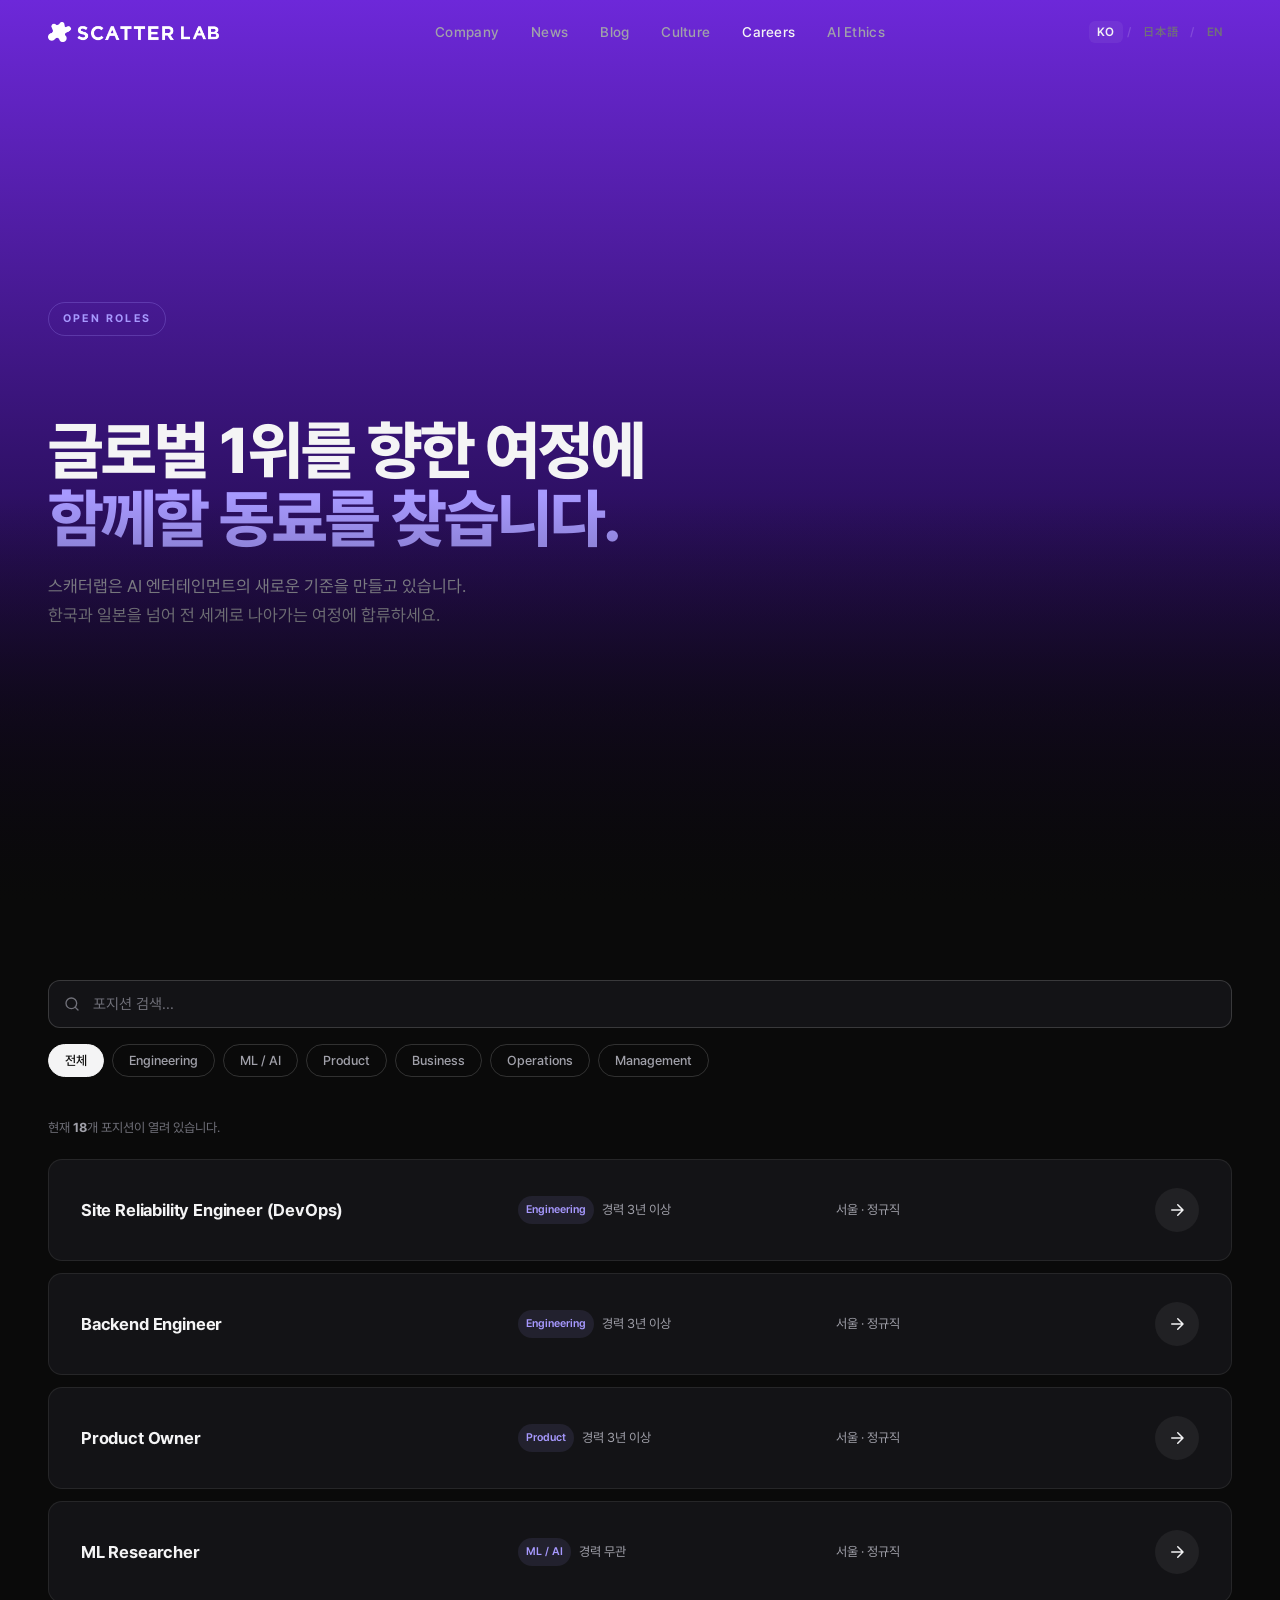
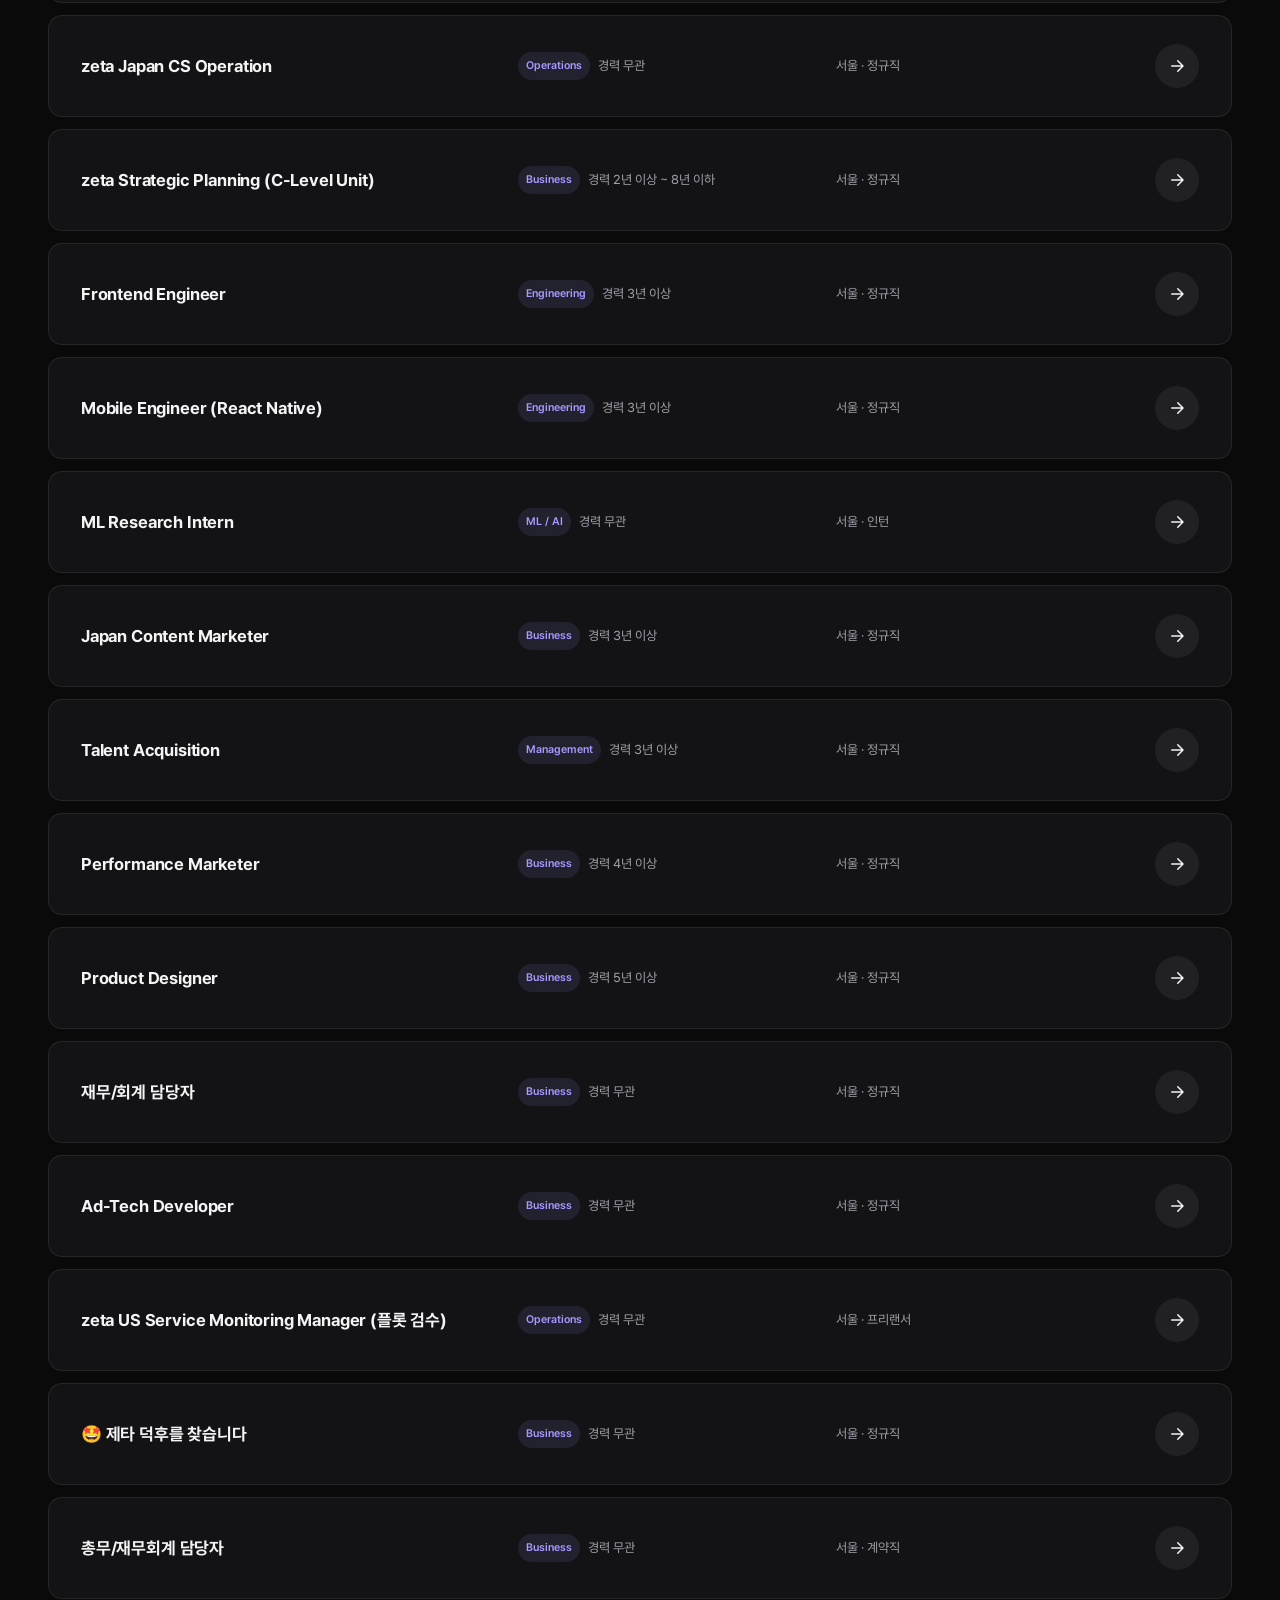
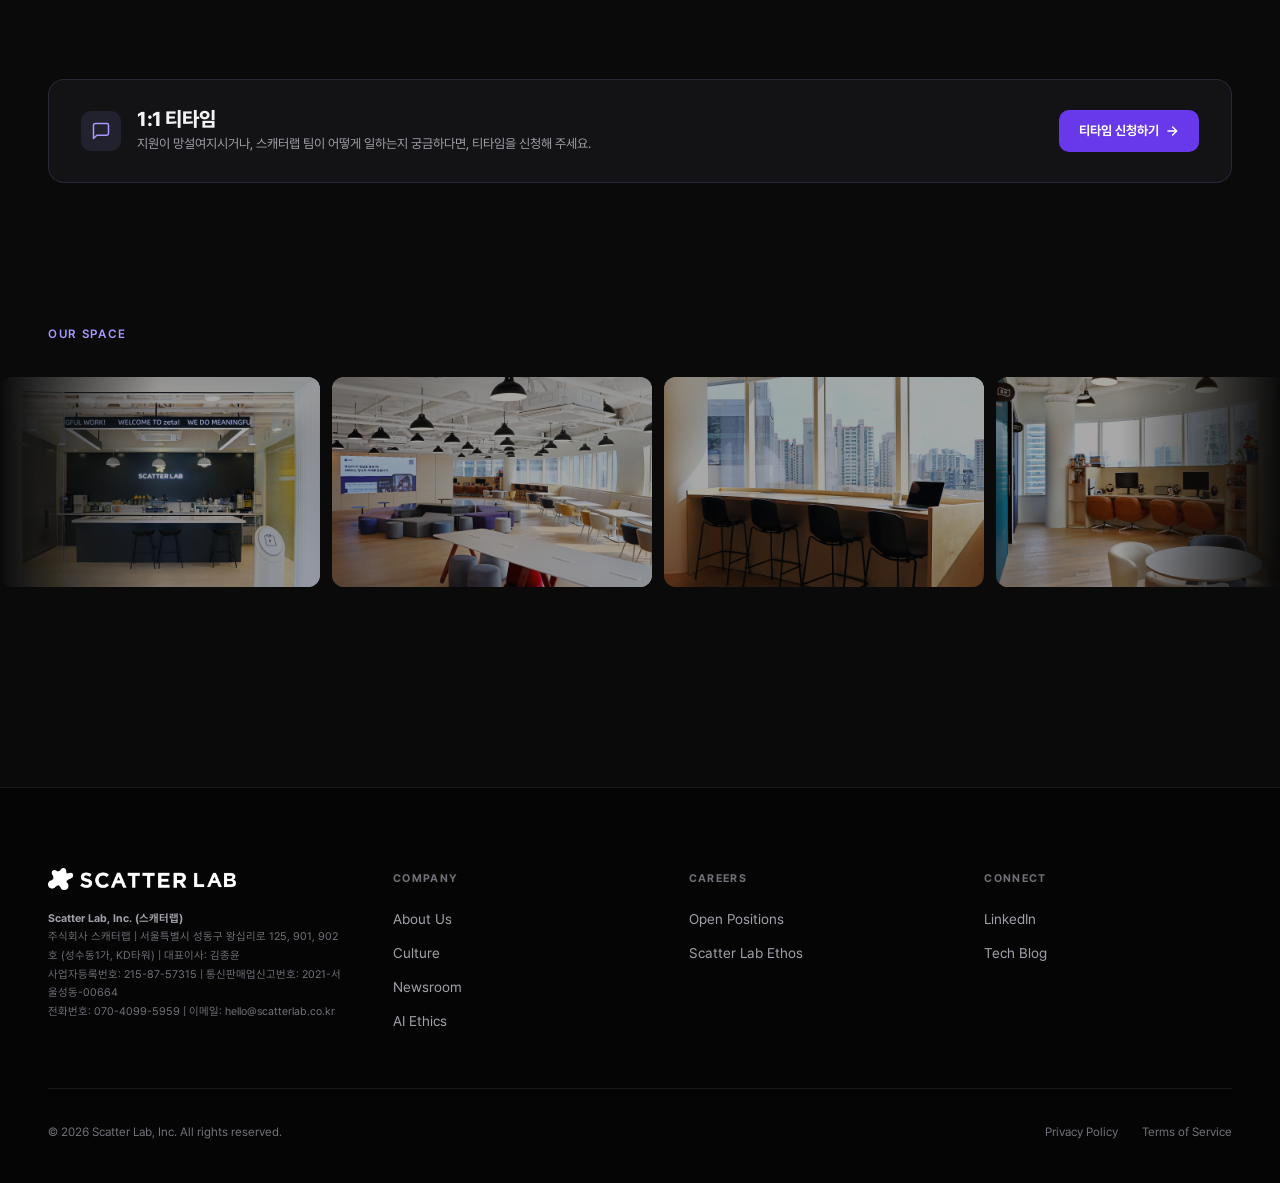
<file: Careers.html>
<!doctype html>
<html lang="ko">
<head>
<meta charset="utf-8" />
<meta name="viewport" content="width=device-width, initial-scale=1" />
<title>Scatter Lab Careers</title>
<link rel="stylesheet" href="colors_and_type.css" />
<link rel="icon" href="assets/scatterlab-symbol.png" type="image/png" />
<style>
  :root {
    --bg-page: #0a0a0a;
    --bg-card: #131316;
    --bg-card-hover: #1c1c25;
    --accent: #A799FF;
    --accent-strong: #6838EB;
    --accent-soft: rgba(167,153,255,0.10);
    --line: rgba(255,255,255,0.08);
    --line-strong: rgba(255,255,255,0.16);
    --text: #F4F4F5;
    --text-2: #A1A1AA;
    --text-3: #71717A;
  }
  html, body { background: var(--bg-page); color: var(--text); }
  body { font-family: var(--font-sans); overflow-x: hidden; -webkit-font-smoothing: antialiased; }
  a { color: inherit; text-decoration: none; }

  /* NAV */
  .nav {
    position: fixed; top: 0; left: 0; right: 0; z-index: 100;
    height: 64px;
    transition: background .3s, backdrop-filter .3s;
  }
  .nav.scrolled {
    background: rgba(10,10,10,0.85);
    backdrop-filter: blur(16px);
    -webkit-backdrop-filter: blur(16px);
    border-bottom: 1px solid var(--line);
  }
  .nav-inner {
    max-width: 1280px; margin: 0 auto; padding: 0 48px; height: 100%;
    display: flex; align-items: center; justify-content: space-between;
    position: relative;
  }
  .nav-logo { display: flex; align-items: center; }
  .nav-logo-img { height: 20px; width: auto; display: block; }
  .nav-links { display: flex; gap: 32px; list-style: none; position: absolute; left: 50%; transform: translateX(-50%); }
  .nav-links a { color: var(--text-2); font-size: 14px; font-weight: 500; letter-spacing: 0.02em; transition: color .2s; }
  .nav-links a:hover, .nav-links a.active { color: var(--text); }
  .lang-switch { display: inline-flex; align-items: center; gap: 2px; font-size: 12px; font-weight: 600; color: var(--text-3); letter-spacing: 0.05em; }
  .lang-switch a { padding: 4px 8px; border-radius: 6px; text-decoration: none; transition: color .15s, background .15s; }
  .lang-switch a.active { color: var(--text); background: rgba(255,255,255,0.06); }
  .lang-switch a:hover { color: var(--text); }
  .lang-switch .sep { color: var(--line-strong); padding: 0 2px; }
  .lang-btn { padding: 4px 8px; border-radius: 6px; background: none; border: none; cursor: pointer; font-size: 12px; font-weight: 600; font-family: inherit; color: var(--text-3); letter-spacing: 0.05em; white-space: nowrap; transition: color .15s, background .15s; }
  .lang-btn.active { color: var(--text); background: rgba(255,255,255,0.06); }
  .lang-btn:hover { color: var(--text); }

  /* WRAP */
  .wrap { width: 100%; max-width: 1280px; margin: 0 auto; padding: 0 48px; }
  @media (max-width: 720px) { .wrap { padding: 0 24px; } }

  /* HERO */
  .hero {
    position: relative; overflow: hidden;
    min-height: 100vh;
    display: flex; align-items: center;
    padding: 160px 0 80px;
    background: linear-gradient(180deg, #6d28d9 0%, #2e1065 55%, #07000f 100%);
  }
  .hero::after {
    content: ""; position: absolute; inset: 0; z-index: 1;
    background: linear-gradient(180deg, transparent 0%, transparent 55%, rgba(10,10,10,0.6) 78%, #0a0a0a 100%);
  }
  .hero-eyebrow {
    display: inline-block;
    font-size: 11px; font-weight: 700; letter-spacing: 0.2em; text-transform: uppercase;
    color: var(--accent);
    border: 1px solid rgba(167,153,255,.25);
    border-radius: 20px;
    padding: 5px 14px;
    margin-bottom: 28px;
  }
  .hero h1 {
    font-size: clamp(36px, 5vw, 68px);
    font-weight: 800; line-height: 1.05; letter-spacing: -0.03em;
    margin-bottom: 20px;
  }
  .hero h1 em { font-style: normal; color: var(--accent); }
  .hero-sub {
    font-size: 17px; color: var(--text-2); line-height: 1.7;
    max-width: 560px; margin-bottom: 48px;
  }
  .hero-stats {
    display: flex; gap: 40px; flex-wrap: wrap;
  }

  /* Office photos marquee */
  .office-photos {
    padding: 60px 0 80px;
    overflow: hidden;
  }
  .office-photos .section-eyebrow {
    display: block;
    font-size: 12px; font-weight: 600;
    color: var(--accent);
    letter-spacing: 0.14em; text-transform: uppercase;
    margin-bottom: 24px;
  }
  .office-marquee {
    position: relative;
    overflow: hidden;
    width: 100%;
  }
  .office-marquee::before,
  .office-marquee::after {
    content: '';
    position: absolute; top: 0; bottom: 0; z-index: 2;
    width: 160px; pointer-events: none;
  }
  .office-marquee::before {
    left: 0;
    background: linear-gradient(to right, var(--bg-page) 0%, transparent 100%);
  }
  .office-marquee::after {
    right: 0;
    background: linear-gradient(to left, var(--bg-page) 0%, transparent 100%);
  }
  .office-marquee-track {
    display: flex;
    gap: 12px;
    width: max-content;
    animation: marquee 24s linear infinite;
  }
  .office-marquee:hover .office-marquee-track { animation-play-state: paused; }
  @keyframes marquee {
    0%   { transform: translateX(0); }
    100% { transform: translateX(-50%); }
  }
  .office-photo-item {
    flex-shrink: 0;
    width: 320px;
    height: 210px;
    border-radius: 12px;
    overflow: hidden;
    position: relative;
  }
  .office-photo-item::after {
    content: '';
    position: absolute; inset: 0;
    background: rgba(10,10,10,0.35);
    border-radius: 12px;
  }
  .office-photo-item img {
    width: 100%; height: 100%;
    object-fit: cover;
    display: block;
  }
  @media (max-width: 720px) {
    .office-photo-item { width: 240px; height: 160px; }
    .office-marquee::before, .office-marquee::after { width: 60px; }
  }
  .hero-stat-num {
    font-size: 32px; font-weight: 800; letter-spacing: -0.03em; color: var(--text);
    line-height: 1;
  }
  .hero-stat-num span { color: var(--accent); }
  .hero-stat-label {
    font-size: 12px; color: var(--text-3); margin-top: 6px; line-height: 1.4;
  }

  /* SECTION */
  .section { padding: 80px 0; }
  .section-eyebrow {
    display: inline-block;
    font-size: 11px; font-weight: 700; letter-spacing: 0.2em; text-transform: uppercase;
    color: var(--accent); margin-bottom: 12px;
  }

  /* SEARCH + FILTER */
  .controls {
    display: flex; flex-direction: column; gap: 16px;
    margin-bottom: 40px;
  }
  .search-wrap {
    position: relative;
  }
  .search-icon {
    position: absolute; left: 16px; top: 50%; transform: translateY(-50%);
    color: var(--text-3); pointer-events: none;
    display: flex; align-items: center;
  }
  .search-input {
    width: 100%;
    background: var(--bg-card);
    border: 1px solid var(--line-strong);
    border-radius: 12px;
    padding: 14px 16px 14px 44px;
    color: var(--text);
    font-size: 15px;
    font-family: var(--font-sans);
    outline: none;
    transition: border-color .2s;
  }
  .search-input::placeholder { color: var(--text-3); }
  .search-input:focus { border-color: var(--accent); }

  .filters { display: flex; gap: 8px; flex-wrap: wrap; }
  /* Mobile hamburger */
  .nav-menu-btn {
    display: none; width: 40px; height: 40px;
    background: none; border: none; cursor: pointer;
    flex-direction: column; align-items: center; justify-content: center; gap: 5px;
    flex-shrink: 0;
  }
  .nav-menu-btn span {
    display: block; width: 22px; height: 2px;
    background: var(--text); border-radius: 2px;
    transition: transform .3s, opacity .3s;
  }
  .nav-menu-btn.open span:nth-child(1) { transform: translateY(7px) rotate(45deg); }
  .nav-menu-btn.open span:nth-child(2) { opacity: 0; }
  .nav-menu-btn.open span:nth-child(3) { transform: translateY(-7px) rotate(-45deg); }
  /* Drawer overlay */
  .nav-drawer-overlay {
    position: fixed; inset: 0; z-index: 200;
    background: rgba(0,0,0,0.55);
    opacity: 0; pointer-events: none;
    transition: opacity .3s;
  }
  .nav-drawer-overlay.open { opacity: 1; pointer-events: all; }
  /* Drawer panel */
  .nav-drawer {
    position: fixed; top: 0; right: 0; bottom: 0; z-index: 201;
    width: min(280px, 80vw);
    background: #111114;
    border-left: 1px solid var(--line);
    transform: translateX(100%);
    transition: transform .35s cubic-bezier(.4,0,.2,1);
    display: flex; flex-direction: column;
    padding: 72px 28px 40px;
    overflow-y: auto;
  }
  .nav-drawer.open { transform: translateX(0); }
  .nav-drawer a {
    font-size: 17px; font-weight: 600; color: var(--text-2);
    padding: 16px 0; border-bottom: 1px solid var(--line);
    display: block; text-decoration: none;
    transition: color .15s;
  }
  .nav-drawer a:first-child { border-top: 1px solid var(--line); }
  .nav-drawer a:hover { color: var(--text); }
  .nav-drawer a.active { color: var(--text); }
  .drawer-lang {
    margin-top: 28px; display: flex; gap: 4px; align-items: center;
  }
  @media (max-width: 880px) {
    .nav-menu-btn { display: flex; }
    .nav-links { display: none !important; }
    .nav-logo-img { max-width: 120px; height: auto; }
  }
  @media (max-width: 600px) {
    .filters { flex-wrap: nowrap; overflow-x: auto; -webkit-overflow-scrolling: touch; padding-bottom: 4px; scrollbar-width: none; }
    .filters::-webkit-scrollbar { display: none; }
    .filter-pill { flex-shrink: 0; }
  }
  .filter-pill {
    padding: 8px 16px;
    border: 1px solid var(--line-strong);
    background: transparent;
    color: var(--text-2);
    font-size: 13px; font-weight: 500;
    border-radius: 999px;
    cursor: pointer;
    transition: all .15s;
    font-family: var(--font-sans);
  }
  .filter-pill:hover { color: var(--text); border-color: rgba(255,255,255,0.32); }
  .filter-pill.active { background: var(--text); color: #0a0a0a; border-color: var(--text); }

  /* POSITION LIST */
  .pos-list { display: grid; gap: 12px; }
  .pos-card {
    display: grid;
    grid-template-columns: 1.4fr 1fr 1fr auto;
    gap: 24px;
    align-items: center;
    padding: 28px 32px;
    background: var(--bg-card);
    border: 1px solid var(--line);
    border-radius: 14px;
    text-decoration: none;
    transition: border-color .25s, background .25s, transform .25s;
  }
  .pos-card:hover {
    border-color: var(--accent);
    background: var(--bg-card-hover);
    transform: translateX(4px);
  }
  .pos-card:active, .pos-card:focus { text-decoration: none; outline: none; }
  .pos-card:hover .pos-arrow { background: var(--accent-strong); transform: translateX(4px); }
  .pos-card:hover .pos-arrow svg { color: #fff; }
  .pos-title { font-size: 17px; font-weight: 700; color: var(--text); letter-spacing: -0.01em; }
  .pos-meta { font-size: 13px; color: var(--text-2); display: flex; align-items: center; gap: 8px; }
  .pos-meta .tag {
    font-size: 11px; color: var(--accent);
    background: var(--accent-soft);
    padding: 3px 8px; border-radius: 999px;
    font-weight: 600; white-space: nowrap;
  }
  .pos-arrow {
    width: 44px; height: 44px;
    border-radius: 999px;
    background: rgba(255,255,255,0.06);
    display: flex; align-items: center; justify-content: center;
    transition: background .25s, transform .25s;
    flex-shrink: 0;
  }
  .pos-arrow svg { width: 18px; height: 18px; color: var(--text); transition: color .25s; }

  .no-results {
    text-align: center; padding: 80px 0;
    color: var(--text-3); font-size: 15px;
  }

  .results-count {
    font-size: 13px; color: var(--text-3); margin-bottom: 20px;
  }
  .results-count strong { color: var(--text-2); }

  /* TEATIME SECTION */
  .teatime-section { padding: 0 0 80px; }
  .teatime-card {
    display: flex; align-items: center; justify-content: space-between; gap: 24px;
    border: 1px solid rgba(167,153,255,0.15);
    border-radius: 16px;
    padding: 28px 32px;
    background: var(--bg-card);
  }
  .teatime-left {
    display: flex; align-items: center; gap: 16px;
  }
  .teatime-icon {
    width: 40px; height: 40px; flex-shrink: 0;
    border-radius: 10px;
    background: var(--accent-soft);
    display: flex; align-items: center; justify-content: center;
    color: var(--accent);
  }
  .teatime-text-group { display: flex; flex-direction: column; gap: 2px; }
  .teatime-label {
    font-size: 20px; font-weight: 800; letter-spacing: -0.02em;
    color: var(--text);
  }
  .teatime-sub {
    font-size: 13px; color: var(--text-2); line-height: 1.5; margin-top: 2px;
  }
  .teatime-btn {
    flex-shrink: 0;
    display: inline-flex; align-items: center; gap: 6px;
    background: var(--accent-strong);
    color: #fff;
    font-size: 13px; font-weight: 700; font-family: var(--font-sans);
    padding: 10px 20px;
    border-radius: 10px;
    text-decoration: none;
    transition: background .2s, transform .2s;
    white-space: nowrap;
  }
  .teatime-btn:hover { background: #7c4af0; transform: translateY(-1px); }
  @media (max-width: 680px) {
    .teatime-card { flex-direction: column; align-items: flex-start; padding: 24px; }
    .teatime-btn { align-self: stretch; justify-content: center; }
  }

  /* REVEAL */
  .reveal { opacity: 0; transform: translateY(20px); transition: opacity .7s, transform .7s; }
  .reveal.in { opacity: 1; transform: translateY(0); }
  .reveal.d1 { transition-delay: .06s; }
  .reveal.d2 { transition-delay: .12s; }

  /* FOOTER */
  footer {
    background: #050505;
    padding: 80px 0 40px;
    border-top: 1px solid var(--line);
    margin-top: 120px;
  }
  .foot-top {
    display: grid;
    grid-template-columns: 1.2fr 1fr 1fr 1fr;
    gap: 48px;
    padding-bottom: 56px;
    border-bottom: 1px solid var(--line);
  }
  .foot-brand .logo {
    display: flex; align-items: center; gap: 10px;
    font-weight: 800; font-size: 17px; letter-spacing: -0.02em;
    margin-bottom: 16px;
  }
  .foot-brand p { font-size: 13px; color: var(--text-3); line-height: 1.6; margin: 0 0 16px; max-width: 280px; }
  .foot-legal-block { margin-top: 20px; display: flex; flex-direction: column; gap: 14px; }
  .foot-legal-block .legal-lang { font-size: 11px; color: var(--text-3); line-height: 1.7; }
  .foot-col h5 { font-size: 11px; font-weight: 700; letter-spacing: 0.12em; text-transform: uppercase; color: var(--text-3); margin: 0 0 18px; }
  .foot-col ul { list-style: none; padding: 0; margin: 0; display: flex; flex-direction: column; gap: 12px; }
  .foot-col a { font-size: 14px; color: var(--text-2); transition: color .15s; }
  .foot-col a:hover { color: var(--text); }
  .foot-bottom {
    display: flex; align-items: center; justify-content: space-between;
    gap: 24px; flex-wrap: wrap;
    padding-top: 32px;
    font-size: 12px; color: var(--text-3);
  }
  .foot-bottom .legal { display: flex; gap: 24px; }

  @media (max-width: 900px) {
    .pos-card {
      grid-template-columns: auto 1fr;
      grid-template-rows: auto auto auto;
      gap: 10px 12px;
      padding: 20px 14px;
      align-items: start;
    }
    .pos-arrow { grid-column: 1; grid-row: 1; align-self: start; width: 40px; height: 40px; }
    .pos-title { grid-column: 2; grid-row: 1; font-size: 13px; align-self: center; }
    .pos-meta { grid-column: 1 / -1; font-size: 12px; }
    .foot-top { grid-template-columns: 1fr 1fr; gap: 40px 32px; }
    .foot-brand { grid-column: 1 / -1; }
  }
  @media (max-width: 600px) {
    .hero {
    position: relative; overflow: hidden; padding: 140px 0 60px; }
    .nav-inner { padding: 0 24px; }
    .nav-links { display: none; }
    .foot-top { grid-template-columns: 1fr; }
    .foot-bottom { flex-direction: column; align-items: flex-start; gap: 16px; }
    .foot-bottom .legal { flex-wrap: wrap; gap: 16px; }
  }
</style>
</head>
<body>

<!-- NAV -->
<header class="nav" id="mainNav">
  <div class="nav-inner">
    <a href="Homepage.html" class="nav-logo">
      <img src="assets/scatterlab-logo-white.png" alt="Scatter Lab" class="nav-logo-img" />
    </a>
    <ul class="nav-links">
      <li><a href="Homepage.html">Company</a></li>
      <li><a href="News.html">News</a></li>
      <li><a href="https://blog.scatterlab.co.kr/" target="_blank">Blog</a></li>
      <li><a href="Culture.html">Culture</a></li>
      <li><a href="Careers.html" class="active">Careers</a></li>
      <li><a href="AIEthics.html">AI Ethics</a></li>
    </ul>
    <div class="lang-switch">
      <button class="lang-btn active" onclick="setLang('ko')">KO</button>
      <span class="sep">/</span>
      <button class="lang-btn" onclick="setLang('ja')">日本語</button>
      <span class="sep">/</span>
      <button class="lang-btn" onclick="setLang('en')">EN</button>
    </div>
    <button class="nav-menu-btn" id="navMenuBtn" aria-label="메뉴" aria-expanded="false">
      <span></span><span></span><span></span>
    </button>
  </div>
</header>

<!-- Mobile drawer -->
<div class="nav-drawer-overlay" id="navOverlay"></div>
<nav class="nav-drawer" id="navDrawer" aria-hidden="true">
  <a href="Homepage.html">Company</a>
  <a href="News.html">News</a>
  <a href="https://blog.scatterlab.co.kr/" target="_blank">Blog</a>
  <a href="Culture.html">Culture</a>
  <a href="Careers.html" class="active">Careers</a>
  <a href="AIEthics.html">AI Ethics</a>
  <div class="drawer-lang">
    <button class="lang-btn" id="d-ko" onclick="setLang('ko');closeDrawer()">KO</button>
    <span class="sep">/</span>
    <button class="lang-btn" id="d-ja" onclick="setLang('ja');closeDrawer()">日本語</button>
    <span class="sep">/</span>
    <button class="lang-btn" id="d-en" onclick="setLang('en');closeDrawer()">EN</button>
  </div>
</nav>

<!-- HERO -->
<section class="hero">
<div class="wrap">
    <div class="hero-eyebrow reveal">Open Roles</div>
    <h1 class="reveal d1" data-i18n="hero.h1">글로벌 1위를 향한 여정에<br/><em>함께할 동료를 찾습니다.</em></h1>
    <p class="hero-sub reveal d2" data-i18n="hero.sub">스캐터랩은 AI 엔터테인먼트의 새로운 기준을 만들고 있습니다.<br/>한국과 일본을 넘어 전 세계로 나아가는 여정에 합류하세요.</p>
  </div>
</section>

<!-- POSITIONS -->
<section class="section">
  <div class="wrap">
    <div class="controls">
      <div class="search-wrap">
        <span class="search-icon">
          <svg width="16" height="16" viewBox="0 0 24 24" fill="none" stroke="currentColor" stroke-width="2" stroke-linecap="round" stroke-linejoin="round"><circle cx="11" cy="11" r="8"/><path d="m21 21-4.35-4.35"/></svg>
        </span>
        <input type="text" class="search-input" id="searchInput" placeholder="포지션 검색..." autocomplete="off" />
      </div>
      <div class="filters" id="filters">
        <button class="filter-pill active" data-filter="all" data-i18n="filter.all">전체</button>
        <button class="filter-pill" data-filter="eng">Engineering</button>
        <button class="filter-pill" data-filter="ml">ML / AI</button>
        <button class="filter-pill" data-filter="product">Product</button>
        <button class="filter-pill" data-filter="biz">Business</button>
        <button class="filter-pill" data-filter="ops">Operations</button>
        <button class="filter-pill" data-filter="mgmt">Management</button>
      </div>
    </div>

    <div class="results-count" id="resultsCount"></div>
    <div class="pos-list" id="posList"></div>
  </div>
</section>

<!-- TEATIME -->
<section class="teatime-section">
  <div class="wrap">
    <div class="teatime-card reveal">
      <div class="teatime-left">
        <div class="teatime-icon">
          <svg width="20" height="20" viewBox="0 0 24 24" fill="none" stroke="currentColor" stroke-width="1.8" stroke-linecap="round" stroke-linejoin="round">
            <path d="M21 15a2 2 0 0 1-2 2H7l-4 4V5a2 2 0 0 1 2-2h14a2 2 0 0 1 2 2z"/>
          </svg>
        </div>
        <div class="teatime-text-group">
          <span class="teatime-label" data-i18n="teatime.eyebrow">1:1 티타임</span>
          <span class="teatime-sub" data-i18n="teatime.sub">지원이 망설여지시거나, 스캐터랩 팀이 어떻게 일하는지 궁금하다면, 티타임을 신청해 주세요.</span>
        </div>
      </div>
      <a href="https://www.scatterlab.co.kr/ko/o/108669" target="_blank" rel="noopener" class="teatime-btn" data-i18n="teatime.cta">
        티타임 신청하기
        <svg width="14" height="14" viewBox="0 0 24 24" fill="none" stroke="currentColor" stroke-width="2.5" stroke-linecap="round" stroke-linejoin="round"><path d="M5 12h14M13 5l7 7-7 7"/></svg>
      </a>
    </div>
  </div>
</section>

<!-- OFFICE PHOTOS -->
<section class="office-photos">
  <div class="wrap" style="margin-bottom:32px;">
    <div class="section-eyebrow" data-i18n="ospace.label">Our Space</div>
  </div>
  <div class="office-marquee">
    <div class="office-marquee-track">
      <div class="office-photo-item"><img src="assets/office-kitchen.png" alt="Office" /></div>
      <div class="office-photo-item"><img src="assets/office-lounge1.png" alt="Office" /></div>
      <div class="office-photo-item"><img src="assets/office-lounge2.png" alt="Office" /></div>
      <div class="office-photo-item"><img src="assets/office-playzone.png" alt="Office" /></div>
      <div class="office-photo-item"><img src="assets/office-kitchen.png" alt="Office" /></div>
      <div class="office-photo-item"><img src="assets/office-lounge1.png" alt="Office" /></div>
      <div class="office-photo-item"><img src="assets/office-lounge2.png" alt="Office" /></div>
      <div class="office-photo-item"><img src="assets/office-playzone.png" alt="Office" /></div>
    </div>
  </div>
</section>

<!-- FOOTER -->
<footer>
  <div class="wrap">
    <div class="foot-top">
      <div class="foot-brand">
        <div class="logo">
          <img src="assets/scatterlab-logo-white.png" alt="Scatter Lab" style="height:22px;width:auto;" />
        </div>
        <div class="foot-legal-block">
          <div class="legal-lang">
            <strong style="color:var(--text-2);font-size:11px;">Scatter Lab, Inc. (스캐터랩)</strong><br/>
            주식회사 스캐터랩 | 서울특별시 성동구 왕십리로 125, 901, 902호 (성수동1가, KD타워) | 대표이사: 김종윤<br/>
            사업자등록번호: 215-87-57315 | 통신판매업신고번호: 2021-서울성동-00664<br/>
            전화번호: 070-4099-5959 | 이메일: hello@scatterlab.co.kr
          </div>
        </div>
      </div>
      <div class="foot-col">
        <h5>Company</h5>
        <ul>
          <li><a href="Homepage.html" data-i18n="foot.about">About Us</a></li>
          <li><a href="Culture.html">Culture</a></li>
          <li><a href="News.html" data-i18n="foot.newsroom">Newsroom</a></li>
          <li><a href="AIEthics.html">AI Ethics</a></li>
        </ul>
      </div>
      <div class="foot-col">
        <h5>Careers</h5>
        <ul>
          <li><a href="Careers.html" data-i18n="foot.openpos">Open Positions</a></li>
          <li><a href="Culture.html" data-i18n="foot.ethos">Scatter Lab Ethos</a></li>
        </ul>
      </div>
      <div class="foot-col">
        <h5>Connect</h5>
        <ul>
          <li><a href="https://www.linkedin.com/company/scatterlab-inc" target="_blank">LinkedIn</a></li>
          <li><a href="https://blog.scatterlab.co.kr/" target="_blank">Tech Blog</a></li>
        </ul>
      </div>
    </div>
    <div class="foot-bottom">
      <div>© 2026 Scatter Lab, Inc. All rights reserved.</div>
      <div class="legal">
        <a href="#" data-i18n="foot.privacy">Privacy Policy</a>
        <a href="#" data-i18n="foot.terms">Terms of Service</a>
      </div>
    </div>
  </div>
</footer>

<script src="positions.js"></script>
<script>
  // -------- i18n ---------------------------------------------------
  const TRANSLATIONS = {
    ko: {
      'hero.h1': '글로벌 1위를 향한 여정에<br/><em>함께할 동료를 찾습니다.</em>',
      'hero.sub': '스캐터랩은 AI 엔터테인먼트의 새로운 기준을 만들고 있습니다.<br/>한국과 일본을 넘어 전 세계로 나아가는 여정에 합류하세요.',
      'stat1.label': '월간 활성 유저',
      'stat2.label': '하루 평균 사용 시간',
      'stat3.label': '한국 · 일본 AI 엔터테인먼트',
      'filter.all': '전체',
      'search.placeholder': '포지션 검색...',
      'results.all': '현재 <strong>{n}</strong>개 포지션이 열려 있습니다.',
      'results.filtered': '<strong>{f}</strong>개 포지션 (전체 {t}개 중)',
      'no.results': '검색 결과가 없습니다.',
      'ospace.label': 'Our Space',
      'teatime.eyebrow': '1:1 티타임',
      'teatime.heading': '지원 전에 먼저 이야기해요',
      'teatime.sub': '지원이 망설여지시거나, 스캐터랩 팀이 어떻게 일하는지 궁금하다면, 티타임을 신청해 주세요.',
      'teatime.cta': '티타임 신청하기',
      'city': '서울',
      'emp.정규직': '정규직', 'emp.인턴': '인턴', 'emp.프리랜서': '프리랜서', 'emp.계약직': '계약직', 'emp.파트타임': '파트타임',
      'exp.경력 무관': '경력 무관', 'exp.신입': '신입', 'exp.신입 / 경력': '신입 / 경력', 'exp.경력직': '경력직',
      'foot.about': 'About Us',
      'foot.newsroom': 'Newsroom',
      'foot.openpos': 'Open Positions',
      'foot.ethos': 'Scatter Lab Ethos',
      'foot.privacy': 'Privacy Policy',
      'foot.terms': 'Terms of Service',
    },
    ja: {
      'hero.h1': 'グローバルNo.1を目指す旅に<br/><em>共に挑む仲間を探しています。</em>',
      'hero.sub': 'スキャッタラブはAIエンターテインメントの新たな基準を打ち立てています。<br/>韓国と日本を超え、世界へ向かう旅に参加しませんか。',
      'stat1.label': '月間アクティブユーザー',
      'stat2.label': '1日の平均使用時間',
      'stat3.label': '韓国・日本 AIエンタメ',
      'filter.all': '全て',
      'search.placeholder': 'ポジション検索...',
      'results.all': '現在 <strong>{n}</strong>件のポジションが募集中です。',
      'results.filtered': '<strong>{f}</strong>件のポジション (全{t}件中)',
      'no.results': '検索結果がありません。',
      'ospace.label': 'オフィス',
      'teatime.eyebrow': '1:1 ティータイム',
      'teatime.heading': '応募前に、まず話しましょう',
      'teatime.sub': '応募を迷っている方や、スキャッタラブのチームがどんな風に働いているか気になる方は、ティータイムを申し込んでください。',
      'teatime.cta': 'ティータイムを申し込む',
      'city': 'ソウル',
      'emp.정규직': '正社員', 'emp.인턴': 'インターン', 'emp.프리랜서': 'フリーランス', 'emp.계약직': '契約社員', 'emp.파트타임': 'パートタイム',
      'exp.경력 무관': '経歴不問', 'exp.신입': '新卒', 'exp.신입 / 경력': '新卒・経験者', 'exp.경력직': '経験者',
      'foot.about': '会社案内',
      'foot.newsroom': 'ニュースルーム',
      'foot.openpos': 'オープンポジション',
      'foot.ethos': 'スキャッタラブのエトス',
      'foot.privacy': 'プライバシーポリシー',
      'foot.terms': '利用規約',
    },
    en: {
      'hero.h1': 'Join the journey<br/><em>to global #1.</em>',
      'hero.sub': 'Scatter Lab is setting a new standard in AI entertainment.<br/>Join us on our journey beyond Korea and Japan — to the whole world.',
      'stat1.label': 'Monthly Active Users',
      'stat2.label': 'Avg. Daily Time Spent',
      'stat3.label': 'AI Entertainment in Korea &amp; Japan',
      'filter.all': 'All',
      'search.placeholder': 'Search positions...',
      'results.all': '<strong>{n}</strong> open positions available.',
      'results.filtered': '<strong>{f}</strong> positions (of {t} total)',
      'no.results': 'No positions found.',
      'ospace.label': 'Our Space',
      'teatime.eyebrow': '1:1 Tea Time',
      'teatime.heading': 'Let\'s talk before you apply',
      'teatime.sub': 'Hesitant to apply, or curious about how the Scatter Lab team works? Book a tea time with us.',
      'teatime.cta': 'Book a Tea Time',
      'city': 'Seoul',
      'emp.정규직': 'Full-time', 'emp.인턴': 'Intern', 'emp.프리랜서': 'Freelance', 'emp.계약직': 'Contract', 'emp.파트타임': 'Part-time',
      'exp.경력 무관': 'Any level', 'exp.신입': 'Entry level', 'exp.신입 / 경력': 'Any level', 'exp.경력직': 'Experienced',
      'foot.about': 'About Us',
      'foot.newsroom': 'Newsroom',
      'foot.openpos': 'Open Positions',
      'foot.ethos': 'Scatter Lab Ethos',
      'foot.privacy': 'Privacy Policy',
      'foot.terms': 'Terms of Service',
    }
  };

  let currentLang = 'ko';

  function setLang(lang) {
    currentLang = lang;
    const t = TRANSLATIONS[lang];
    document.querySelectorAll('[data-i18n]').forEach(el => {
      const key = el.dataset.i18n;
      if (t[key] !== undefined) el.innerHTML = t[key];
    });
    document.querySelectorAll('.lang-btn').forEach(btn => {
      btn.classList.toggle('active', btn.getAttribute('onclick') === `setLang('${lang}')`);
    });
    const searchEl = document.getElementById('searchInput');
    if (searchEl) searchEl.placeholder = t['search.placeholder'] || '';
    localStorage.setItem('lang', lang);
    renderPositions();
  }

  const ARROW_SVG = `<svg viewBox="0 0 24 24" fill="none" stroke="currentColor" stroke-width="2" stroke-linecap="round" stroke-linejoin="round"><path d="M5 12h14M13 5l7 7-7 7"/></svg>`;

  const posList = document.getElementById('posList');
  const searchInput = document.getElementById('searchInput');
  const filterBtns = document.querySelectorAll('.filter-pill');
  const resultsCount = document.getElementById('resultsCount');

  let currentFilter = 'all';
  let currentQuery = '';

  function renderPositions() {
    const query = currentQuery.trim().toLowerCase();
    const filtered = POSITIONS.filter(p => {
      const matchCat = currentFilter === 'all' || p.cat === currentFilter;
      const matchQ = !query || p.title.toLowerCase().includes(query) || p.tag.toLowerCase().includes(query);
      return matchCat && matchQ;
    });

    const total = POSITIONS.length;
    const t = TRANSLATIONS[currentLang] || TRANSLATIONS.ko;
    const hasFilter = currentQuery.trim() || currentFilter !== 'all';
    resultsCount.innerHTML = hasFilter
      ? (t['results.filtered'] || '').replace('{f}', filtered.length).replace('{t}', total)
      : (t['results.all'] || '').replace('{n}', total);
    if (filtered.length === 0) {
      posList.innerHTML = `<div class="no-results">${t['no.results'] || '검색 결과가 없습니다.'}</div>`;
    } else {
      posList.innerHTML = filtered.map(p => {
        // translate exp: "경력 N년 이상" / "경력 N~M년" handled separately
        let expTr = t['exp.' + p.exp];
        if (!expTr) {
          const mFrom = p.exp.match(/경력\s*(\d+)년\s*이상/);
          const mRange = p.exp.match(/경력\s*(\d+)년\s*이상\s*~\s*(\d+)년\s*이하/);
          if (currentLang === 'en') {
            if (mRange) expTr = `${mRange[1]}–${mRange[2]} yrs exp.`;
            else if (mFrom) expTr = `${mFrom[1]}+ yrs exp.`;
          } else if (currentLang === 'ja') {
            if (mRange) expTr = `経歴${mRange[1]}〜${mRange[2]}年`;
            else if (mFrom) expTr = `経歴${mFrom[1]}年以上`;
          }
          expTr = expTr || p.exp;
        }
        // translate loc: "서울 · 고용형태"
        const [, empKo] = p.loc.split(' · ');
        const city = t['city'] || '서울';
        const emp = t['emp.' + empKo] || empKo;
        const locTr = `${city} · ${emp}`;
        return `
        <a class="pos-card" href="${p.url}" target="_blank" data-cat="${p.cat}">
          <div class="pos-title">${p.title}</div>
          <div class="pos-meta"><span class="tag">${p.tag}</span> ${expTr}</div>
          <div class="pos-meta">${locTr}</div>
          <div class="pos-arrow">${ARROW_SVG}</div>
        </a>`;
      }).join('');
    }
  }

  filterBtns.forEach(btn => btn.addEventListener('click', () => {
    filterBtns.forEach(b => b.classList.remove('active'));
    btn.classList.add('active');
    currentFilter = btn.dataset.filter;
    renderPositions();
  }));

  searchInput.addEventListener('input', () => {
    currentQuery = searchInput.value;
    renderPositions();
  });

  // Nav scroll
  const nav = document.getElementById('mainNav');
  window.addEventListener('scroll', () => nav.classList.toggle('scrolled', window.scrollY > 10), { passive: true });

  // Mobile drawer
  const navMenuBtn = document.getElementById('navMenuBtn');
  const navOverlay = document.getElementById('navOverlay');
  const navDrawer = document.getElementById('navDrawer');
  function openDrawer() {
    navMenuBtn.classList.add('open');
    navDrawer.classList.add('open');
    navOverlay.classList.add('open');
    navDrawer.setAttribute('aria-hidden','false');
    navMenuBtn.setAttribute('aria-expanded','true');
    document.body.style.overflow = 'hidden';
  }
  function closeDrawer() {
    navMenuBtn.classList.remove('open');
    navDrawer.classList.remove('open');
    navOverlay.classList.remove('open');
    navDrawer.setAttribute('aria-hidden','true');
    navMenuBtn.setAttribute('aria-expanded','false');
    document.body.style.overflow = '';
  }
  navMenuBtn.addEventListener('click', () => navDrawer.classList.contains('open') ? closeDrawer() : openDrawer());
  navOverlay.addEventListener('click', closeDrawer);
  document.addEventListener('keydown', e => e.key === 'Escape' && closeDrawer());

  // Reveal
  const io = new IntersectionObserver((entries) => {
    entries.forEach(e => { if (e.isIntersecting) { e.target.classList.add('in'); io.unobserve(e.target); } });
  }, { threshold: 0.1 });
  document.querySelectorAll('.reveal').forEach(el => io.observe(el));

  renderPositions();

  // -------- Restore saved language --------------------------------
  (function () {
    const saved = localStorage.getItem('lang') || 'ko';
    if (saved !== 'ko') setLang(saved);
  })();
</script>
</body>
</html>
</file>
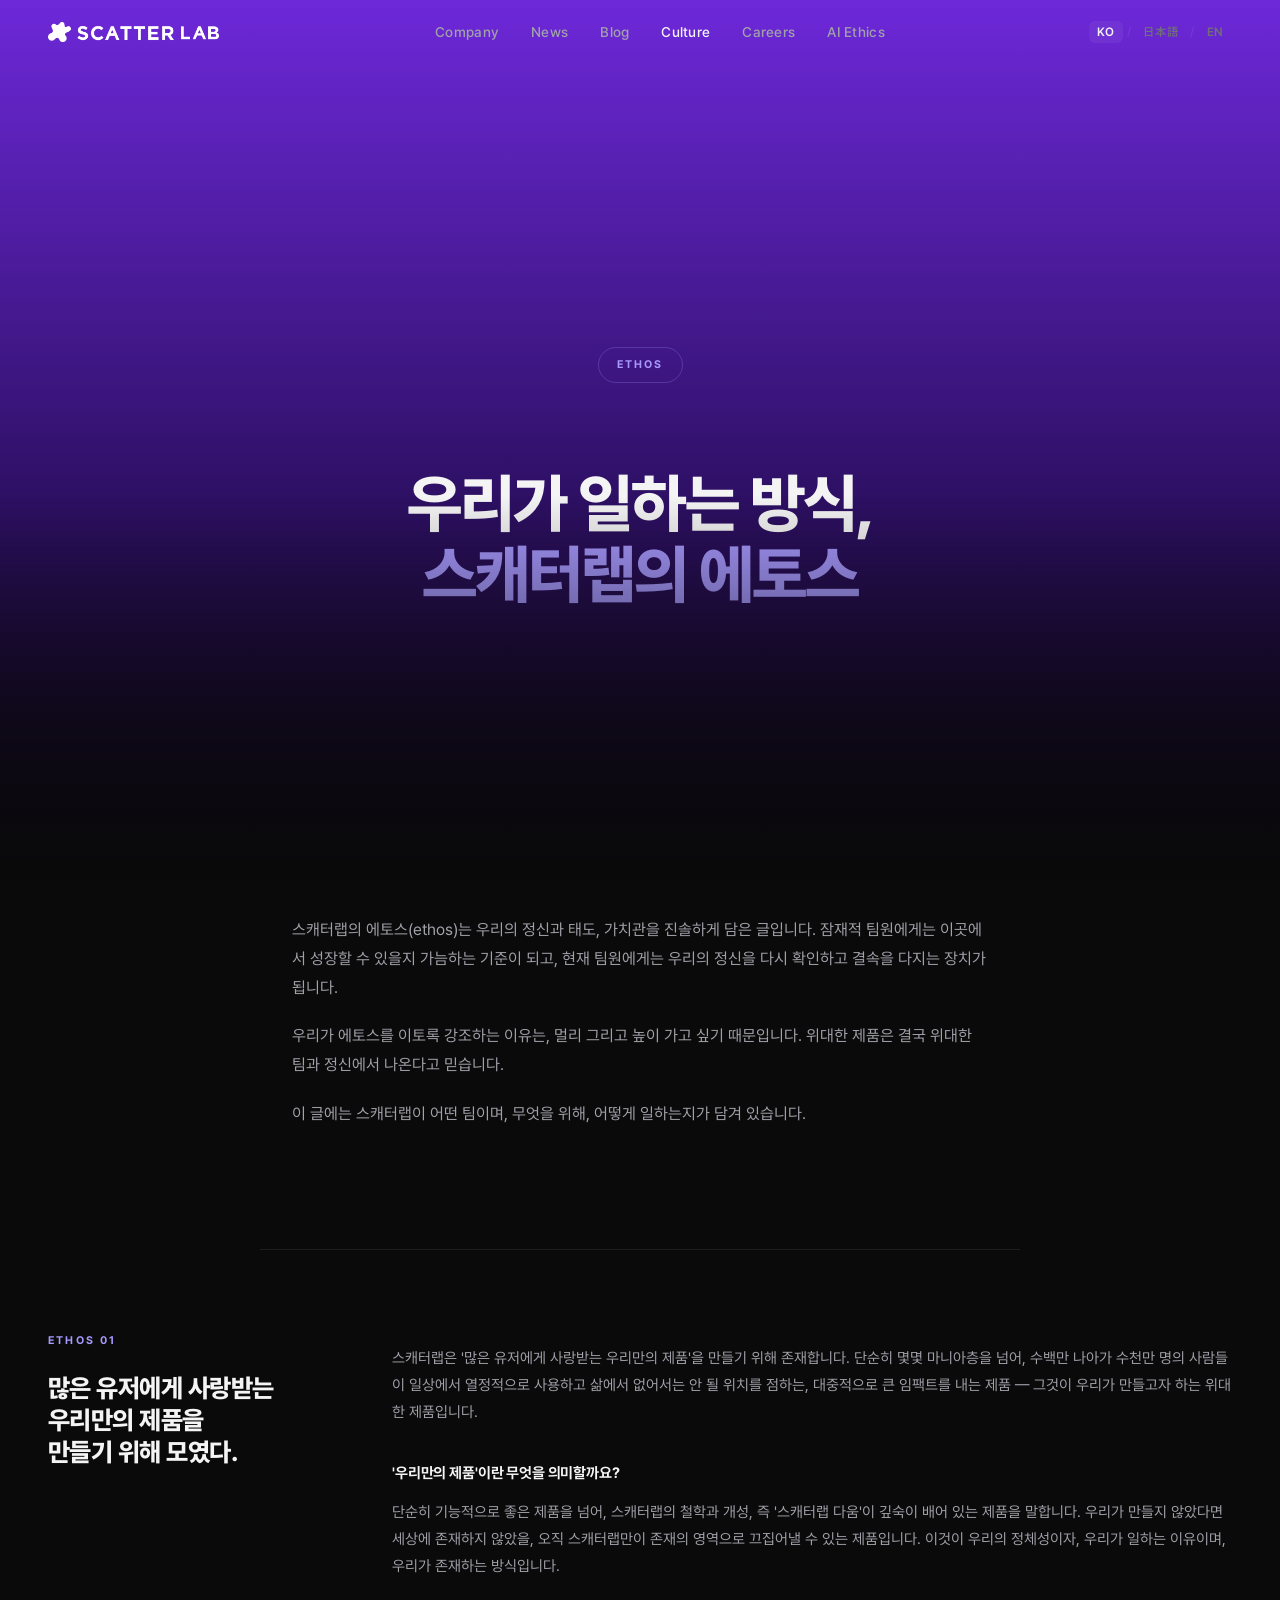
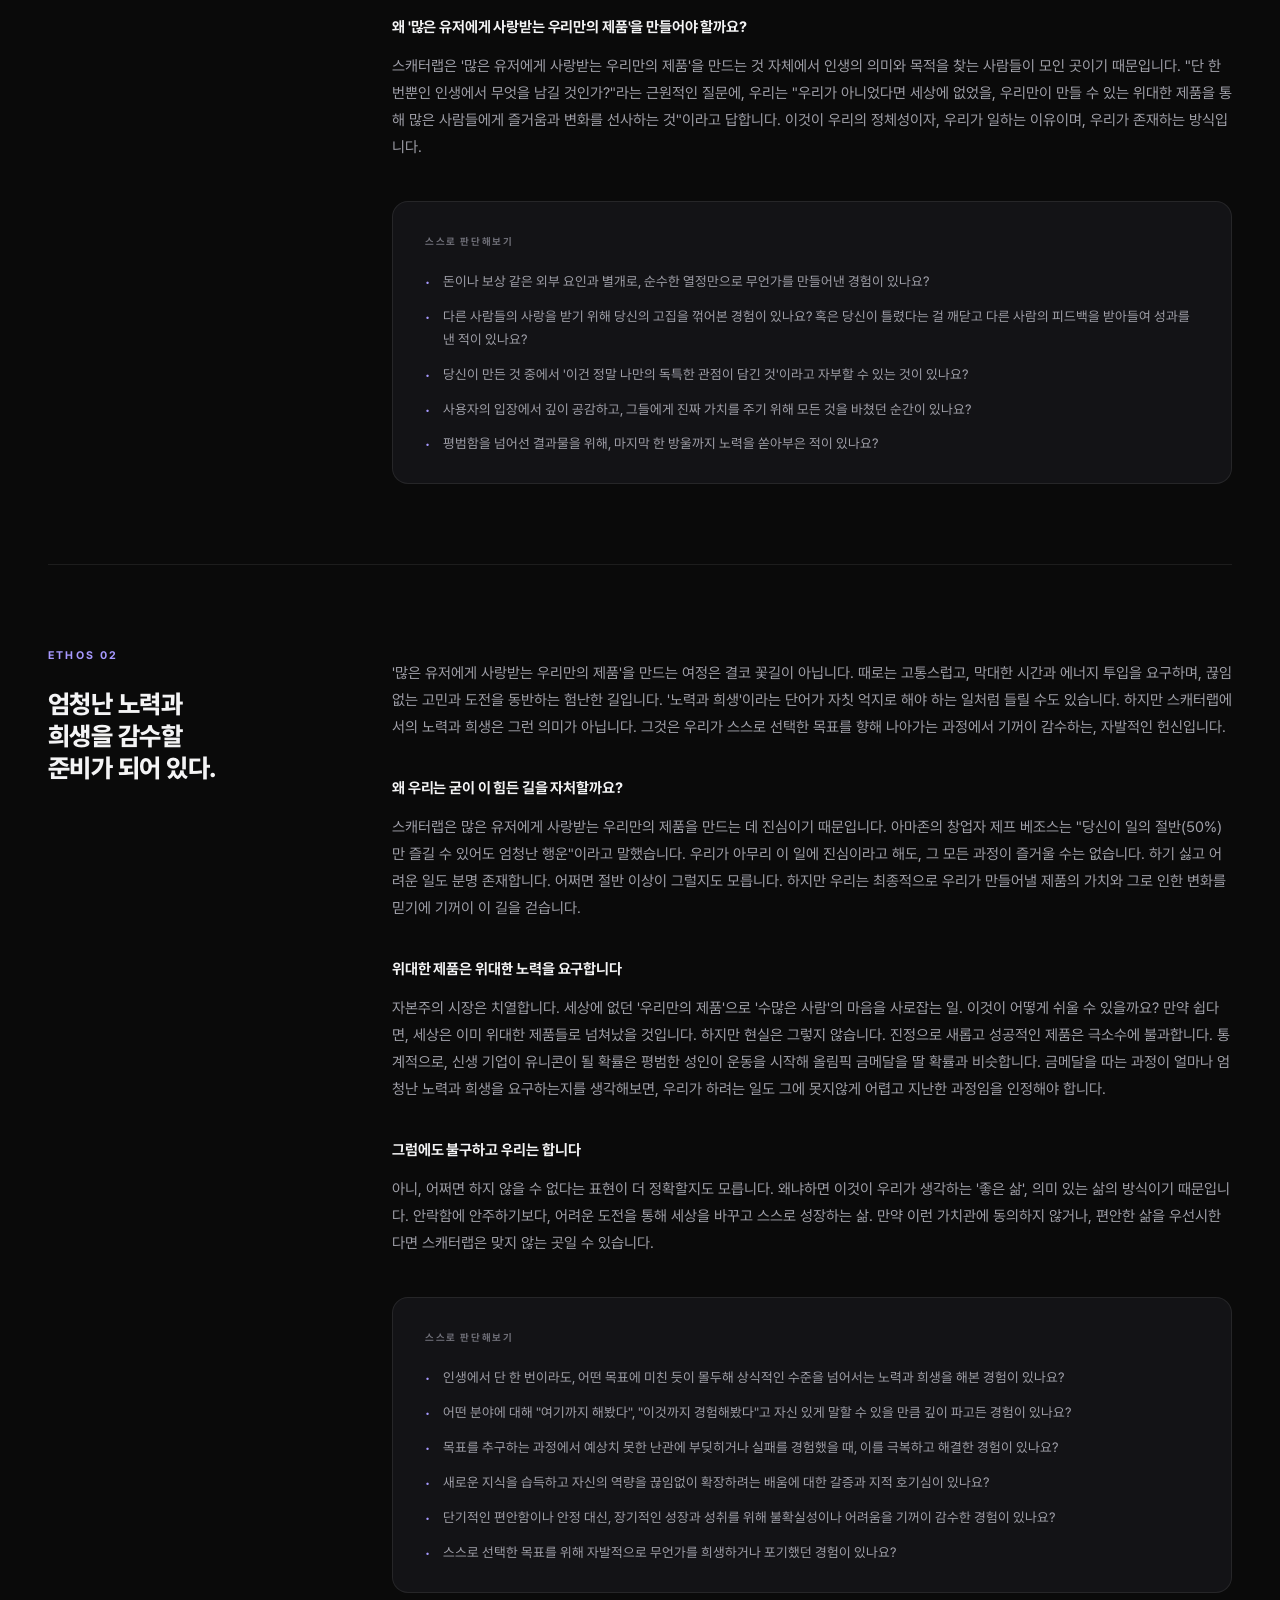
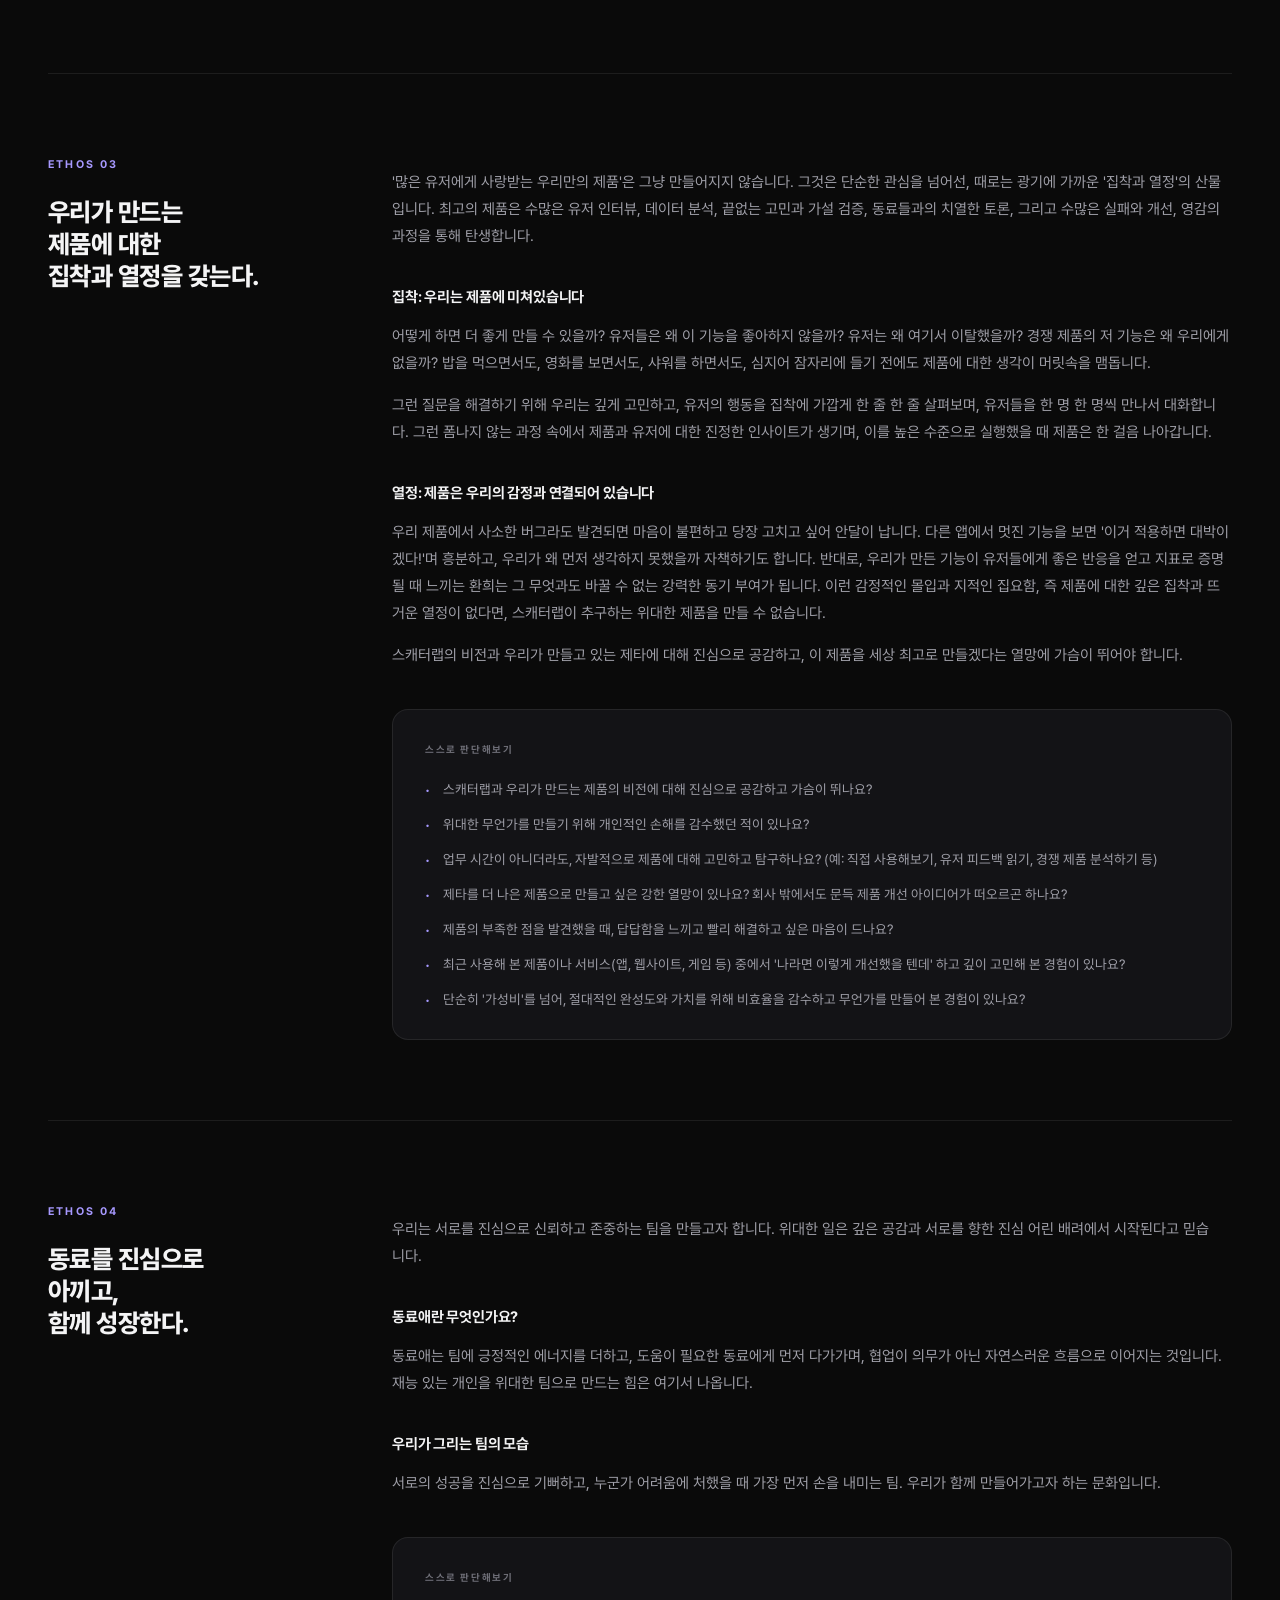
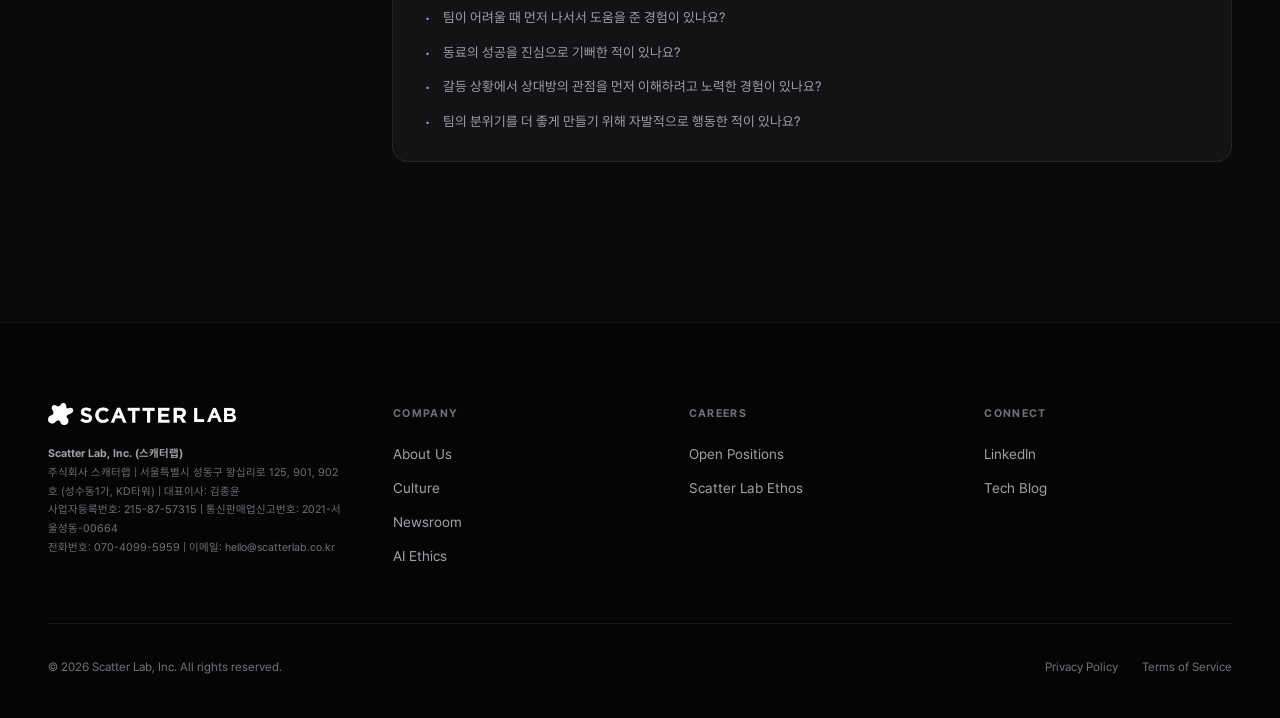
<file: Culture.html>
<!doctype html>
<html lang="ko">
<head>
<meta charset="utf-8" />
<meta name="viewport" content="width=device-width, initial-scale=1" />
<title>Scatter Lab Culture</title>
<link rel="stylesheet" href="colors_and_type.css" />
<link rel="icon" href="assets/scatterlab-symbol.png" type="image/png" />
<style>
  :root {
    --bg-page: #0a0a0a;
    --bg-card: #131316;
    --bg-card-hover: #1c1c25;
    --accent: #A799FF;
    --accent-strong: #6838EB;
    --accent-soft: rgba(167,153,255,0.10);
    --line: rgba(255,255,255,0.08);
    --line-strong: rgba(255,255,255,0.16);
    --text: #F4F4F5;
    --text-2: #A1A1AA;
    --text-3: #71717A;
  }
  html, body { background: var(--bg-page); color: var(--text); }
  body { font-family: var(--font-sans); overflow-x: hidden; -webkit-font-smoothing: antialiased; }
  a { color: inherit; text-decoration: none; }

  /* NAV */
  .nav {
    position: fixed; top: 0; left: 0; right: 0; z-index: 100;
    height: 64px;
    transition: background .3s, backdrop-filter .3s;
  }
  .nav-inner {
    max-width: 1280px; margin: 0 auto; padding: 0 48px; height: 100%;
    display: flex; align-items: center; justify-content: space-between;
    position: relative;
  }
  .nav.scrolled {
    background: rgba(10,10,10,0.8);
    backdrop-filter: blur(16px);
    -webkit-backdrop-filter: blur(16px);
    border-bottom: 1px solid var(--line);
  }
  .nav-logo { display: flex; align-items: center; }
  .nav-logo-img { height: 20px; width: auto; display: block; }
  .nav-links { display: flex; gap: 32px; list-style: none; position: absolute; left: 50%; transform: translateX(-50%); }
  .nav-links a { color: var(--text-2); font-size: 14px; font-weight: 500; letter-spacing: 0.02em; transition: color .2s; }
  .nav-links a:hover, .nav-links a.active { color: var(--text); }
  .lang-switch { display: inline-flex; align-items: center; gap: 2px; font-size: 12px; font-weight: 600; color: var(--text-3); letter-spacing: 0.05em; }
  .lang-switch a { padding: 4px 8px; border-radius: 6px; text-decoration: none; transition: color .15s, background .15s; }
  .lang-switch a.active { color: var(--text); background: rgba(255,255,255,0.06); }
  .lang-switch a:hover { color: var(--text); }
  .lang-switch .sep { color: var(--line); padding: 0 2px; }
  .lang-btn { padding: 4px 8px; border-radius: 6px; background: none; border: none; cursor: pointer; font-size: 12px; font-weight: 600; font-family: inherit; color: var(--text-3); letter-spacing: 0.05em; white-space: nowrap; transition: color .15s, background .15s; }
  .lang-btn.active { color: var(--text); background: rgba(255,255,255,0.06); }
  .lang-btn:hover { color: var(--text); }

  /* HERO */
  .hero {
    position: relative; overflow: hidden;
    min-height: 100vh;
    display: flex; align-items: center;
    padding: 160px 0 80px;
    text-align: center;
    background: linear-gradient(180deg, #6d28d9 0%, #2e1065 55%, #07000f 100%);
  }
  .hero::after {
    content: ""; position: absolute; inset: 0; z-index: 1;
    background: linear-gradient(180deg, transparent 0%, transparent 55%, rgba(10,10,10,0.6) 78%, #0a0a0a 100%);
  }
  .hero-eyebrow {
    display: inline-block;
    font-size: 11px; font-weight: 700; letter-spacing: 0.2em; text-transform: uppercase;
    color: var(--accent);
    border: 1px solid rgba(167,153,255,0.25);
    border-radius: 20px; padding: 6px 18px;
    margin-bottom: 32px;
  }
  .hero h1 {
    font-size: clamp(36px, 5vw, 64px);
    font-weight: 800; line-height: 1.1; letter-spacing: -0.03em;
    margin-bottom: 24px;
  }
  .hero h1 em { font-style: normal; color: var(--accent); }
  .hero-sub {
    font-size: clamp(15px, 1.4vw, 18px);
    color: var(--text-2); line-height: 1.7;
    max-width: 640px; margin: 0 auto 48px;
  }

  /* INTRO */
  .intro {
    max-width: 760px; margin: 0 auto;
    padding: 0 32px 100px;
    border-bottom: 1px solid var(--line);
  }
  .intro p {
    font-size: 16px; line-height: 1.8; color: var(--text-2);
    margin-bottom: 20px;
  }

  /* WRAP */
  .wrap { width: 100%; max-width: 1280px; margin: 0 auto; padding: 0 48px; }
  @media (max-width: 720px) { .wrap { padding: 0 20px; } }

  /* ETHOS SECTIONS */
  .ethos-list { padding: 0 0 80px; }

  .ethos-item {
    display: grid;
    grid-template-columns: 280px 1fr;
    gap: 64px;
    padding: 80px 0;
    border-bottom: 1px solid var(--line);
  }
  .ethos-item:last-child { border-bottom: none; }

  .ethos-meta { position: sticky; top: 96px; align-self: start; }
  .ethos-num {
    font-size: 11px; font-weight: 700; letter-spacing: 0.2em; text-transform: uppercase;
    color: var(--accent); margin-bottom: 16px;
  }
  .ethos-title {
    font-size: clamp(20px, 2vw, 26px);
    font-weight: 800; letter-spacing: -0.02em; line-height: 1.25;
    margin-bottom: 0;
  }

  .ethos-body h3 {
    font-size: 15px; font-weight: 700;
    color: var(--text); margin: 36px 0 10px;
    letter-spacing: -0.01em;
  }
  .ethos-body h3:first-child { margin-top: 0; }
  .ethos-body p {
    font-size: 15px; line-height: 1.8; color: var(--text-2);
    margin-bottom: 0; text-wrap: pretty;
  }

  .ethos-questions {
    margin-top: 40px;
    background: var(--bg-card);
    border: 1px solid var(--line);
    border-radius: 16px;
    padding: 28px 32px;
  }
  .ethos-questions-label {
    font-size: 10px; font-weight: 700; letter-spacing: 0.16em; text-transform: uppercase;
    color: var(--text-3); margin-bottom: 18px;
  }
  .ethos-questions ul {
    list-style: none; padding: 0; margin: 0;
    display: flex; flex-direction: column; gap: 12px;
  }
  .ethos-questions li {
    font-size: 13.5px; line-height: 1.7; color: var(--text-2);
    padding-left: 18px; position: relative;
  }
  .ethos-questions li::before {
    content: '·';
    position: absolute; left: 0;
    color: var(--accent); font-size: 20px; line-height: 1.2;
  }

  /* FOOTER */
  footer {
    background: #050505;
    padding: 80px 0 40px;
    border-top: 1px solid var(--line);
  }
  .foot-top {
    display: grid;
    grid-template-columns: 1.2fr 1fr 1fr 1fr;
    gap: 48px;
    padding-bottom: 56px;
    border-bottom: 1px solid var(--line);
  }
  .foot-brand .logo {
    display: flex; align-items: center; gap: 10px;
    font-weight: 800; font-size: 17px; letter-spacing: -0.02em;
    margin-bottom: 16px;
  }
  .foot-legal-block {
    margin-top: 20px;
    display: flex;
    flex-direction: column;
    gap: 14px;
  }
  .foot-legal-block .legal-lang {
    font-size: 11px;
    color: var(--text-3);
    line-height: 1.7;
  }
  .foot-col h5 {
    font-size: 11px; font-weight: 700; letter-spacing: 0.12em; text-transform: uppercase;
    color: var(--text-3); margin: 0 0 18px;
  }
  .foot-col ul { list-style: none; padding: 0; margin: 0; display: flex; flex-direction: column; gap: 12px; }
  .foot-col a { font-size: 14px; color: var(--text-2); transition: color .15s; }
  .foot-col a:hover { color: var(--text); }
  .foot-bottom {
    display: flex; align-items: center; justify-content: space-between;
    gap: 24px; flex-wrap: wrap;
    padding-top: 32px;
    font-size: 12px; color: var(--text-3);
  }
  .foot-bottom .legal { display: flex; gap: 24px; }
  @media (max-width: 800px) {
    .foot-top { grid-template-columns: 1fr 1fr; gap: 40px 32px; }
    .foot-brand { grid-column: 1 / -1; }
  }
  .foot-legal { font-size: 11px; color: var(--text-3); line-height: 1.7; }
  .foot-legal strong { color: var(--text-2); font-size: 11px; }

  /* REVEAL */
  .reveal { opacity: 0; transform: translateY(20px); transition: opacity .8s ease, transform .8s ease; }
  .reveal.in { opacity: 1; transform: none; }
  .reveal.d1 { transition-delay: .08s; }
  .reveal.d2 { transition-delay: .16s; }

  @media (max-width: 900px) {
    .ethos-item { grid-template-columns: 1fr; gap: 32px; }
    .ethos-meta { position: static; }
    .nav { padding: 0 24px; }
  }

  /* HAMBURGER + DRAWER */
  .nav-menu-btn { display: none; width: 40px; height: 40px; background: none; border: none; cursor: pointer; flex-direction: column; align-items: center; justify-content: center; gap: 5px; flex-shrink: 0; }
  .nav-menu-btn span { display: block; width: 22px; height: 2px; background: var(--text); border-radius: 2px; transition: transform .3s, opacity .3s; }
  .nav-menu-btn.open span:nth-child(1) { transform: translateY(7px) rotate(45deg); }
  .nav-menu-btn.open span:nth-child(2) { opacity: 0; }
  .nav-menu-btn.open span:nth-child(3) { transform: translateY(-7px) rotate(-45deg); }
  .nav-drawer-overlay { position: fixed; inset: 0; z-index: 200; background: rgba(0,0,0,0.55); opacity: 0; pointer-events: none; transition: opacity .3s; }
  .nav-drawer-overlay.open { opacity: 1; pointer-events: all; }
  .nav-drawer { position: fixed; top: 0; right: 0; bottom: 0; z-index: 201; width: min(280px, 80vw); background: #111114; border-left: 1px solid var(--line); transform: translateX(100%); transition: transform .35s cubic-bezier(.4,0,.2,1); display: flex; flex-direction: column; padding: 72px 28px 40px; overflow-y: auto; }
  .nav-drawer.open { transform: translateX(0); }
  .nav-drawer a { font-size: 17px; font-weight: 600; color: var(--text-2); padding: 16px 0; border-bottom: 1px solid var(--line); display: block; text-decoration: none; transition: color .15s; }
  .nav-drawer a:first-child { border-top: 1px solid var(--line); }
  .nav-drawer a:hover, .nav-drawer a.active { color: var(--text); }
  .drawer-lang { margin-top: 28px; display: flex; gap: 4px; align-items: center; }
  @media (max-width: 880px) { .nav-menu-btn { display: flex; } .nav-links { display: none !important; } .nav-inner { padding: 0 20px; } .nav-logo-img { max-width: 120px; height: auto; } }
</style>
</head>
<body>

<nav class="nav" id="mainNav">
  <div class="nav-inner">
    <a href="Homepage.html" class="nav-logo">
      <img src="assets/scatterlab-logo-white.png" alt="Scatter Lab" class="nav-logo-img" />
    </a>
    <ul class="nav-links">
      <li><a href="Homepage.html">Company</a></li>
      <li><a href="News.html">News</a></li>
      <li><a href="https://blog.scatterlab.co.kr/" target="_blank">Blog</a></li>
      <li><a href="Culture.html" class="active">Culture</a></li>
      <li><a href="Careers.html">Careers</a></li>
      <li><a href="AIEthics.html">AI Ethics</a></li>
    </ul>
    <div class="lang-switch">
      <button class="lang-btn active" onclick="setLang('ko')">KO</button>
      <span class="sep">/</span>
      <button class="lang-btn" onclick="setLang('ja')">日本語</button>
      <span class="sep">/</span>
      <button class="lang-btn" onclick="setLang('en')">EN</button>
    </div>
    <button class="nav-menu-btn" id="navMenuBtn" aria-label="메뉴" aria-expanded="false">
      <span></span><span></span><span></span>
    </button>
  </div>
</nav>
<div class="nav-drawer-overlay" id="navOverlay"></div>
<nav class="nav-drawer" id="navDrawer" aria-hidden="true">
  <a href="Homepage.html">Company</a>
  <a href="News.html">News</a>
  <a href="https://blog.scatterlab.co.kr/" target="_blank">Blog</a>
  <a href="Culture.html" class="active">Culture</a>
  <a href="Careers.html">Careers</a>
  <a href="AIEthics.html">AI Ethics</a>
  <div class="drawer-lang">
    <button class="lang-btn" id="d-ko" onclick="setLang('ko');closeDrawer()">KO</button>
    <span class="sep">/</span>
    <button class="lang-btn" id="d-ja" onclick="setLang('ja');closeDrawer()">日本語</button>
    <span class="sep">/</span>
    <button class="lang-btn" id="d-en" onclick="setLang('en');closeDrawer()">EN</button>
  </div>
</nav>

<!-- HERO -->
<section class="hero">
<div class="wrap">
    <div class="hero-eyebrow reveal">Ethos</div>
    <h1 class="reveal d1" data-i18n="hero.h1">우리가 일하는 방식,<br/><em>스캐터랩의 에토스</em></h1>
  </div>
</section>

<!-- INTRO -->
<div class="wrap">
  <div class="intro reveal">
    <p data-i18n="intro.p1">스캐터랩의 에토스(ethos)는 우리의 정신과 태도, 가치관을 진솔하게 담은 글입니다. 잠재적 팀원에게는 이곳에서 성장할 수 있을지 가늠하는 기준이 되고, 현재 팀원에게는 우리의 정신을 다시 확인하고 결속을 다지는 장치가 됩니다.</p>
    <p data-i18n="intro.p2">우리가 에토스를 이토록 강조하는 이유는, 멀리 그리고 높이 가고 싶기 때문입니다. 위대한 제품은 결국 위대한 팀과 정신에서 나온다고 믿습니다.</p>
    <p data-i18n="intro.p3">이 글에는 스캐터랩이 어떤 팀이며, 무엇을 위해, 어떻게 일하는지가 담겨 있습니다.</p>
  </div>
</div>

<!-- ETHOS LIST -->
<div class="wrap">
  <div class="ethos-list">

    <!-- Ethos 1 -->
    <div class="ethos-item reveal">
      <div class="ethos-meta">
        <div class="ethos-num">Ethos 01</div>
        <h2 class="ethos-title" data-i18n="e1.title">많은 유저에게 사랑받는<br/>우리만의 제품을<br/>만들기 위해 모였다.</h2>
      </div>
      <div class="ethos-body">
        <p data-i18n="e1.p1">스캐터랩은 '많은 유저에게 사랑받는 우리만의 제품'을 만들기 위해 존재합니다. 단순히 몇몇 마니아층을 넘어, 수백만 나아가 수천만 명의 사람들이 일상에서 열정적으로 사용하고 삶에서 없어서는 안 될 위치를 점하는, 대중적으로 큰 임팩트를 내는 제품 — 그것이 우리가 만들고자 하는 위대한 제품입니다.</p>
        <h3 data-i18n="e1.h3.1">'우리만의 제품'이란 무엇을 의미할까요?</h3>
        <p data-i18n="e1.p2">단순히 기능적으로 좋은 제품을 넘어, 스캐터랩의 철학과 개성, 즉 '스캐터랩 다움'이 깊숙이 배어 있는 제품을 말합니다. 우리가 만들지 않았다면 세상에 존재하지 않았을, 오직 스캐터랩만이 존재의 영역으로 끄집어낼 수 있는 제품입니다. 이것이 우리의 정체성이자, 우리가 일하는 이유이며, 우리가 존재하는 방식입니다.</p>
        <h3 data-i18n="e1.h3.2">왜 '많은 유저에게 사랑받는 우리만의 제품'을 만들어야 할까요?</h3>
        <p data-i18n="e1.p3">스캐터랩은 '많은 유저에게 사랑받는 우리만의 제품'을 만드는 것 자체에서 인생의 의미와 목적을 찾는 사람들이 모인 곳이기 때문입니다. "단 한 번뿐인 인생에서 무엇을 남길 것인가?"라는 근원적인 질문에, 우리는 "우리가 아니었다면 세상에 없었을, 우리만이 만들 수 있는 위대한 제품을 통해 많은 사람들에게 즐거움과 변화를 선사하는 것"이라고 답합니다. 이것이 우리의 정체성이자, 우리가 일하는 이유이며, 우리가 존재하는 방식입니다.</p>
        <div class="ethos-questions">
          <div class="ethos-questions-label" data-i18n="self.check">스스로 판단해보기</div>
          <ul>
            <li data-i18n="e1.q1">돈이나 보상 같은 외부 요인과 별개로, 순수한 열정만으로 무언가를 만들어낸 경험이 있나요?</li>
            <li data-i18n="e1.q2">다른 사람들의 사랑을 받기 위해 당신의 고집을 꺾어본 경험이 있나요? 혹은 당신이 틀렸다는 걸 깨닫고 다른 사람의 피드백을 받아들여 성과를 낸 적이 있나요?</li>
            <li data-i18n="e1.q3">당신이 만든 것 중에서 '이건 정말 나만의 독특한 관점이 담긴 것'이라고 자부할 수 있는 것이 있나요?</li>
            <li data-i18n="e1.q4">사용자의 입장에서 깊이 공감하고, 그들에게 진짜 가치를 주기 위해 모든 것을 바쳤던 순간이 있나요?</li>
            <li data-i18n="e1.q5">평범함을 넘어선 결과물을 위해, 마지막 한 방울까지 노력을 쏟아부은 적이 있나요?</li>
          </ul>
        </div>
      </div>
    </div>

    <!-- Ethos 2 -->
    <div class="ethos-item reveal">
      <div class="ethos-meta">
        <div class="ethos-num">Ethos 02</div>
        <h2 class="ethos-title" data-i18n="e2.title">엄청난 노력과<br/>희생을 감수할<br/>준비가 되어 있다.</h2>
      </div>
      <div class="ethos-body">
        <p data-i18n="e2.p1">'많은 유저에게 사랑받는 우리만의 제품'을 만드는 여정은 결코 꽃길이 아닙니다. 때로는 고통스럽고, 막대한 시간과 에너지 투입을 요구하며, 끊임없는 고민과 도전을 동반하는 험난한 길입니다. '노력과 희생'이라는 단어가 자칫 억지로 해야 하는 일처럼 들릴 수도 있습니다. 하지만 스캐터랩에서의 노력과 희생은 그런 의미가 아닙니다. 그것은 우리가 스스로 선택한 목표를 향해 나아가는 과정에서 기꺼이 감수하는, 자발적인 헌신입니다.</p>
        <h3 data-i18n="e2.h3.1">왜 우리는 굳이 이 힘든 길을 자처할까요?</h3>
        <p data-i18n="e2.p2">스캐터랩은 많은 유저에게 사랑받는 우리만의 제품을 만드는 데 진심이기 때문입니다. 아마존의 창업자 제프 베조스는 "당신이 일의 절반(50%)만 즐길 수 있어도 엄청난 행운"이라고 말했습니다. 우리가 아무리 이 일에 진심이라고 해도, 그 모든 과정이 즐거울 수는 없습니다. 하기 싫고 어려운 일도 분명 존재합니다. 어쩌면 절반 이상이 그럴지도 모릅니다. 하지만 우리는 최종적으로 우리가 만들어낼 제품의 가치와 그로 인한 변화를 믿기에 기꺼이 이 길을 걷습니다.</p>
        <h3 data-i18n="e2.h3.2">위대한 제품은 위대한 노력을 요구합니다</h3>
        <p data-i18n="e2.p3">자본주의 시장은 치열합니다. 세상에 없던 '우리만의 제품'으로 '수많은 사람'의 마음을 사로잡는 일. 이것이 어떻게 쉬울 수 있을까요? 만약 쉽다면, 세상은 이미 위대한 제품들로 넘쳐났을 것입니다. 하지만 현실은 그렇지 않습니다. 진정으로 새롭고 성공적인 제품은 극소수에 불과합니다. 통계적으로, 신생 기업이 유니콘이 될 확률은 평범한 성인이 운동을 시작해 올림픽 금메달을 딸 확률과 비슷합니다. 금메달을 따는 과정이 얼마나 엄청난 노력과 희생을 요구하는지를 생각해보면, 우리가 하려는 일도 그에 못지않게 어렵고 지난한 과정임을 인정해야 합니다.</p>
        <h3 data-i18n="e2.h3.3">그럼에도 불구하고 우리는 합니다</h3>
        <p data-i18n="e2.p4">아니, 어쩌면 하지 않을 수 없다는 표현이 더 정확할지도 모릅니다. 왜냐하면 이것이 우리가 생각하는 '좋은 삶', 의미 있는 삶의 방식이기 때문입니다. 안락함에 안주하기보다, 어려운 도전을 통해 세상을 바꾸고 스스로 성장하는 삶. 만약 이런 가치관에 동의하지 않거나, 편안한 삶을 우선시한다면 스캐터랩은 맞지 않는 곳일 수 있습니다.</p>
        <div class="ethos-questions">
          <div class="ethos-questions-label" data-i18n="self.check">스스로 판단해보기</div>
          <ul>
            <li data-i18n="e2.q1">인생에서 단 한 번이라도, 어떤 목표에 미친 듯이 몰두해 상식적인 수준을 넘어서는 노력과 희생을 해본 경험이 있나요?</li>
            <li data-i18n="e2.q2">어떤 분야에 대해 "여기까지 해봤다", "이것까지 경험해봤다"고 자신 있게 말할 수 있을 만큼 깊이 파고든 경험이 있나요?</li>
            <li data-i18n="e2.q3">목표를 추구하는 과정에서 예상치 못한 난관에 부딪히거나 실패를 경험했을 때, 이를 극복하고 해결한 경험이 있나요?</li>
            <li data-i18n="e2.q4">새로운 지식을 습득하고 자신의 역량을 끊임없이 확장하려는 배움에 대한 갈증과 지적 호기심이 있나요?</li>
            <li data-i18n="e2.q5">단기적인 편안함이나 안정 대신, 장기적인 성장과 성취를 위해 불확실성이나 어려움을 기꺼이 감수한 경험이 있나요?</li>
            <li data-i18n="e2.q6">스스로 선택한 목표를 위해 자발적으로 무언가를 희생하거나 포기했던 경험이 있나요?</li>
          </ul>
        </div>
      </div>
    </div>

    <!-- Ethos 3 -->
    <div class="ethos-item reveal">
      <div class="ethos-meta">
        <div class="ethos-num">Ethos 03</div>
        <h2 class="ethos-title" data-i18n="e3.title">우리가 만드는<br/>제품에 대한<br/>집착과 열정을 갖는다.</h2>
      </div>
      <div class="ethos-body">
        <p data-i18n="e3.p1">'많은 유저에게 사랑받는 우리만의 제품'은 그냥 만들어지지 않습니다. 그것은 단순한 관심을 넘어선, 때로는 광기에 가까운 '집착과 열정'의 산물입니다. 최고의 제품은 수많은 유저 인터뷰, 데이터 분석, 끝없는 고민과 가설 검증, 동료들과의 치열한 토론, 그리고 수많은 실패와 개선, 영감의 과정을 통해 탄생합니다.</p>
        <h3 data-i18n="e3.h3.1">집착: 우리는 제품에 미쳐있습니다</h3>
        <p data-i18n="e3.p2">어떻게 하면 더 좋게 만들 수 있을까? 유저들은 왜 이 기능을 좋아하지 않을까? 유저는 왜 여기서 이탈했을까? 경쟁 제품의 저 기능은 왜 우리에게 없을까? 밥을 먹으면서도, 영화를 보면서도, 샤워를 하면서도, 심지어 잠자리에 들기 전에도 제품에 대한 생각이 머릿속을 맴돕니다.</p>
        <p data-i18n="e3.p3">그런 질문을 해결하기 위해 우리는 깊게 고민하고, 유저의 행동을 집착에 가깝게 한 줄 한 줄 살펴보며, 유저들을 한 명 한 명씩 만나서 대화합니다. 그런 폼나지 않는 과정 속에서 제품과 유저에 대한 진정한 인사이트가 생기며, 이를 높은 수준으로 실행했을 때 제품은 한 걸음 나아갑니다.</p>
        <h3 data-i18n="e3.h3.2">열정: 제품은 우리의 감정과 연결되어 있습니다</h3>
        <p data-i18n="e3.p4">우리 제품에서 사소한 버그라도 발견되면 마음이 불편하고 당장 고치고 싶어 안달이 납니다. 다른 앱에서 멋진 기능을 보면 '이거 적용하면 대박이겠다!'며 흥분하고, 우리가 왜 먼저 생각하지 못했을까 자책하기도 합니다. 반대로, 우리가 만든 기능이 유저들에게 좋은 반응을 얻고 지표로 증명될 때 느끼는 환희는 그 무엇과도 바꿀 수 없는 강력한 동기 부여가 됩니다. 이런 감정적인 몰입과 지적인 집요함, 즉 제품에 대한 깊은 집착과 뜨거운 열정이 없다면, 스캐터랩이 추구하는 위대한 제품을 만들 수 없습니다.</p>
        <p data-i18n="e3.p5">스캐터랩의 비전과 우리가 만들고 있는 제타에 대해 진심으로 공감하고, 이 제품을 세상 최고로 만들겠다는 열망에 가슴이 뛰어야 합니다.</p>
        <div class="ethos-questions">
          <div class="ethos-questions-label" data-i18n="self.check">스스로 판단해보기</div>
          <ul>
            <li data-i18n="e3.q1">스캐터랩과 우리가 만드는 제품의 비전에 대해 진심으로 공감하고 가슴이 뛰나요?</li>
            <li data-i18n="e3.q2">위대한 무언가를 만들기 위해 개인적인 손해를 감수했던 적이 있나요?</li>
            <li data-i18n="e3.q3">업무 시간이 아니더라도, 자발적으로 제품에 대해 고민하고 탐구하나요? (예: 직접 사용해보기, 유저 피드백 읽기, 경쟁 제품 분석하기 등)</li>
            <li data-i18n="e3.q4">제타를 더 나은 제품으로 만들고 싶은 강한 열망이 있나요? 회사 밖에서도 문득 제품 개선 아이디어가 떠오르곤 하나요?</li>
            <li data-i18n="e3.q5">제품의 부족한 점을 발견했을 때, 답답함을 느끼고 빨리 해결하고 싶은 마음이 드나요?</li>
            <li data-i18n="e3.q6">최근 사용해 본 제품이나 서비스(앱, 웹사이트, 게임 등) 중에서 '나라면 이렇게 개선했을 텐데' 하고 깊이 고민해 본 경험이 있나요?</li>
            <li data-i18n="e3.q7">단순히 '가성비'를 넘어, 절대적인 완성도와 가치를 위해 비효율을 감수하고 무언가를 만들어 본 경험이 있나요?</li>
          </ul>
        </div>
      </div>
    </div>

    <!-- Ethos 4 — Camaraderie -->
    <div class="ethos-item reveal">
      <div class="ethos-meta">
        <div class="ethos-num">Ethos 04</div>
        <h2 class="ethos-title" data-i18n="e4.title">동료를 진심으로<br/>아끼고,<br/>함께 성장한다.</h2>
      </div>
      <div class="ethos-body">
        <p data-i18n="e4.p1">우리는 서로를 진심으로 신뢰하고 존중하는 팀을 만들고자 합니다. 위대한 일은 깊은 공감과 서로를 향한 진심 어린 배려에서 시작된다고 믿습니다.</p>
        <h3 data-i18n="e4.h3.1">동료애란 무엇인가요?</h3>
        <p data-i18n="e4.p2">동료애는 팀에 긍정적인 에너지를 더하고, 도움이 필요한 동료에게 먼저 다가가며, 협업이 의무가 아닌 자연스러운 흐름으로 이어지는 것입니다. 재능 있는 개인을 위대한 팀으로 만드는 힘은 여기서 나옵니다.</p>
        <h3 data-i18n="e4.h3.2">우리가 그리는 팀의 모습</h3>
        <p data-i18n="e4.p3">서로의 성공을 진심으로 기뻐하고, 누군가 어려움에 처했을 때 가장 먼저 손을 내미는 팀. 우리가 함께 만들어가고자 하는 문화입니다.</p>
        <div class="ethos-questions">
          <div class="ethos-questions-label" data-i18n="self.check">스스로 판단해보기</div>
          <ul>
            <li data-i18n="e4.q1">팀이 어려울 때 먼저 나서서 도움을 준 경험이 있나요?</li>
            <li data-i18n="e4.q2">동료의 성공을 진심으로 기뻐한 적이 있나요?</li>
            <li data-i18n="e4.q3">갈등 상황에서 상대방의 관점을 먼저 이해하려고 노력한 경험이 있나요?</li>
            <li data-i18n="e4.q4">팀의 분위기를 더 좋게 만들기 위해 자발적으로 행동한 적이 있나요?</li>
          </ul>
        </div>
      </div>
    </div>

  </div>
</div>

<!-- FOOTER -->
<footer>
  <div class="wrap">
    <div class="foot-top">
      <div class="foot-brand">
        <div class="logo">
          <img src="assets/scatterlab-logo-white.png" alt="Scatter Lab" style="height:22px;width:auto;" />
        </div>
        <div class="foot-legal-block">
          <div class="legal-lang">
            <strong style="color:var(--text-2);font-size:11px;">Scatter Lab, Inc. (스캐터랩)</strong><br/>
            주식회사 스캐터랩 | 서울특별시 성동구 왕십리로 125, 901, 902호 (성수동1가, KD타워) | 대표이사: 김종윤<br/>
            사업자등록번호: 215-87-57315 | 통신판매업신고번호: 2021-서울성동-00664<br/>
            전화번호: 070-4099-5959 | 이메일: hello@scatterlab.co.kr
          </div>
        </div>
      </div>
      <div class="foot-col">
        <h5>Company</h5>
        <ul>
          <li><a href="Homepage.html" data-i18n="foot.about">About Us</a></li>
          <li><a href="Culture.html">Culture</a></li>
          <li><a href="News.html" data-i18n="foot.newsroom">Newsroom</a></li>
          <li><a href="AIEthics.html">AI Ethics</a></li>
        </ul>
      </div>
      <div class="foot-col">
        <h5>Careers</h5>
        <ul>
          <li><a href="Careers.html" data-i18n="foot.openpos">Open Positions</a></li>
          <li><a href="Culture.html" data-i18n="foot.ethos">Scatter Lab Ethos</a></li>
        </ul>
      </div>
      <div class="foot-col">
        <h5>Connect</h5>
        <ul>
          <li><a href="https://www.linkedin.com/company/scatterlab-inc" target="_blank">LinkedIn</a></li>
          <li><a href="https://blog.scatterlab.co.kr/" target="_blank">Tech Blog</a></li>
        </ul>
      </div>
    </div>
    <div class="foot-bottom">
      <div>© 2026 Scatter Lab, Inc. All rights reserved.</div>
      <div class="legal">
        <a href="#" data-i18n="foot.privacy">Privacy Policy</a>
        <a href="#" data-i18n="foot.terms">Terms of Service</a>
      </div>
    </div>
  </div>
</footer>

<script>
  // -------- i18n ---------------------------------------------------
  const TRANSLATIONS = {
    ko: {
      'hero.h1': '우리가 일하는 방식,<br/><em>스캐터랩의 에토스</em>',
      'intro.p1': '스캐터랩의 에토스(ethos)는 우리의 정신과 태도, 가치관을 진솔하게 담은 글입니다. 잠재적 팀원에게는 이곳에서 성장할 수 있을지 가늠하는 기준이 되고, 현재 팀원에게는 우리의 정신을 다시 확인하고 결속을 다지는 장치가 됩니다.',
      'intro.p2': '우리가 에토스를 이토록 강조하는 이유는, 멀리 그리고 높이 가고 싶기 때문입니다. 위대한 제품은 결국 위대한 팀과 정신에서 나온다고 믿습니다.',
      'intro.p3': '이 글에는 스캐터랩이 어떤 팀이며, 무엇을 위해, 어떻게 일하는지가 담겨 있습니다.',
      'self.check': '스스로 판단해보기',
      'e1.title': '많은 유저에게 사랑받는<br/>우리만의 제품을<br/>만들기 위해 모였다.',
      'e1.p1': '스캐터랩은 \'많은 유저에게 사랑받는 우리만의 제품\'을 만들기 위해 존재합니다. 단순히 몇몇 마니아층을 넘어, 수백만 나아가 수천만 명의 사람들이 일상에서 열정적으로 사용하고 삶에서 없어서는 안 될 위치를 점하는, 대중적으로 큰 임팩트를 내는 제품 — 그것이 우리가 만들고자 하는 위대한 제품입니다.',
      'e1.h3.1': '\'우리만의 제품\'이란 무엇을 의미할까요?',
      'e1.p2': '단순히 기능적으로 좋은 제품을 넘어, 스캐터랩의 철학과 개성, 즉 \'스캐터랩 다움\'이 깊숙이 배어 있는 제품을 말합니다. 우리가 만들지 않았다면 세상에 존재하지 않았을, 오직 스캐터랩만이 존재의 영역으로 끄집어낼 수 있는 제품입니다. 이것이 우리의 정체성이자, 우리가 일하는 이유이며, 우리가 존재하는 방식입니다.',
      'e1.h3.2': '왜 \'많은 유저에게 사랑받는 우리만의 제품\'을 만들어야 할까요?',
      'e1.p3': '스캐터랩은 \'많은 유저에게 사랑받는 우리만의 제품\'을 만드는 것 자체에서 인생의 의미와 목적을 찾는 사람들이 모인 곳이기 때문입니다. "단 한 번뿐인 인생에서 무엇을 남길 것인가?"라는 근원적인 질문에, 우리는 "우리가 아니었다면 세상에 없었을, 우리만이 만들 수 있는 위대한 제품을 통해 많은 사람들에게 즐거움과 변화를 선사하는 것"이라고 답합니다. 이것이 우리의 정체성이자, 우리가 일하는 이유이며, 우리가 존재하는 방식입니다.',
      'e1.q1': '돈이나 보상 같은 외부 요인과 별개로, 순수한 열정만으로 무언가를 만들어낸 경험이 있나요?',
      'e1.q2': '다른 사람들의 사랑을 받기 위해 당신의 고집을 꺾어본 경험이 있나요? 혹은 당신이 틀렸다는 걸 깨닫고 다른 사람의 피드백을 받아들여 성과를 낸 적이 있나요?',
      'e1.q3': '당신이 만든 것 중에서 \'이건 정말 나만의 독특한 관점이 담긴 것\'이라고 자부할 수 있는 것이 있나요?',
      'e1.q4': '사용자의 입장에서 깊이 공감하고, 그들에게 진짜 가치를 주기 위해 모든 것을 바쳤던 순간이 있나요?',
      'e1.q5': '평범함을 넘어선 결과물을 위해, 마지막 한 방울까지 노력을 쏟아부은 적이 있나요?',
      'e2.title': '엄청난 노력과<br/>희생을 감수할<br/>준비가 되어 있다.',
      'e2.p1': '\'많은 유저에게 사랑받는 우리만의 제품\'을 만드는 여정은 결코 꽃길이 아닙니다. 때로는 고통스럽고, 막대한 시간과 에너지 투입을 요구하며, 끊임없는 고민과 도전을 동반하는 험난한 길입니다. \'노력과 희생\'이라는 단어가 자칫 억지로 해야 하는 일처럼 들릴 수도 있습니다. 하지만 스캐터랩에서의 노력과 희생은 그런 의미가 아닙니다. 그것은 우리가 스스로 선택한 목표를 향해 나아가는 과정에서 기꺼이 감수하는, 자발적인 헌신입니다.',
      'e2.h3.1': '왜 우리는 굳이 이 힘든 길을 자처할까요?',
      'e2.p2': '스캐터랩은 많은 유저에게 사랑받는 우리만의 제품을 만드는 데 진심이기 때문입니다. 아마존의 창업자 제프 베조스는 "당신이 일의 절반(50%)만 즐길 수 있어도 엄청난 행운"이라고 말했습니다. 우리가 아무리 이 일에 진심이라고 해도, 그 모든 과정이 즐거울 수는 없습니다. 하기 싫고 어려운 일도 분명 존재합니다. 어쩌면 절반 이상이 그럴지도 모릅니다. 하지만 우리는 최종적으로 우리가 만들어낼 제품의 가치와 그로 인한 변화를 믿기에 기꺼이 이 길을 걷습니다.',
      'e2.h3.2': '위대한 제품은 위대한 노력을 요구합니다',
      'e2.p3': '자본주의 시장은 치열합니다. 세상에 없던 \'우리만의 제품\'으로 \'수많은 사람\'의 마음을 사로잡는 일. 이것이 어떻게 쉬울 수 있을까요? 만약 쉽다면, 세상은 이미 위대한 제품들로 넘쳐났을 것입니다. 하지만 현실은 그렇지 않습니다. 진정으로 새롭고 성공적인 제품은 극소수에 불과합니다. 통계적으로, 신생 기업이 유니콘이 될 확률은 평범한 성인이 운동을 시작해 올림픽 금메달을 딸 확률과 비슷합니다. 금메달을 따는 과정이 얼마나 엄청난 노력과 희생을 요구하는지를 생각해보면, 우리가 하려는 일도 그에 못지않게 어렵고 지난한 과정임을 인정해야 합니다.',
      'e2.h3.3': '그럼에도 불구하고 우리는 합니다',
      'e2.p4': '아니, 어쩌면 하지 않을 수 없다는 표현이 더 정확할지도 모릅니다. 왜냐하면 이것이 우리가 생각하는 \'좋은 삶\', 의미 있는 삶의 방식이기 때문입니다. 안락함에 안주하기보다, 어려운 도전을 통해 세상을 바꾸고 스스로 성장하는 삶. 만약 이런 가치관에 동의하지 않거나, 편안한 삶을 우선시한다면 스캐터랩은 맞지 않는 곳일 수 있습니다.',
      'e2.q1': '인생에서 단 한 번이라도, 어떤 목표에 미친 듯이 몰두해 상식적인 수준을 넘어서는 노력과 희생을 해본 경험이 있나요?',
      'e2.q2': '어떤 분야에 대해 "여기까지 해봤다", "이것까지 경험해봤다"고 자신 있게 말할 수 있을 만큼 깊이 파고든 경험이 있나요?',
      'e2.q3': '목표를 추구하는 과정에서 예상치 못한 난관에 부딪히거나 실패를 경험했을 때, 이를 극복하고 해결한 경험이 있나요?',
      'e2.q4': '새로운 지식을 습득하고 자신의 역량을 끊임없이 확장하려는 배움에 대한 갈증과 지적 호기심이 있나요?',
      'e2.q5': '단기적인 편안함이나 안정 대신, 장기적인 성장과 성취를 위해 불확실성이나 어려움을 기꺼이 감수한 경험이 있나요?',
      'e2.q6': '스스로 선택한 목표를 위해 자발적으로 무언가를 희생하거나 포기했던 경험이 있나요?',
      'e3.title': '우리가 만드는<br/>제품에 대한<br/>집착과 열정을 갖는다.',
      'e3.p1': '\'많은 유저에게 사랑받는 우리만의 제품\'은 그냥 만들어지지 않습니다. 그것은 단순한 관심을 넘어선, 때로는 광기에 가까운 \'집착과 열정\'의 산물입니다. 최고의 제품은 수많은 유저 인터뷰, 데이터 분석, 끝없는 고민과 가설 검증, 동료들과의 치열한 토론, 그리고 수많은 실패와 개선, 영감의 과정을 통해 탄생합니다.',
      'e3.h3.1': '집착: 우리는 제품에 미쳐있습니다',
      'e3.p2': '어떻게 하면 더 좋게 만들 수 있을까? 유저들은 왜 이 기능을 좋아하지 않을까? 유저는 왜 여기서 이탈했을까? 경쟁 제품의 저 기능은 왜 우리에게 없을까? 밥을 먹으면서도, 영화를 보면서도, 샤워를 하면서도, 심지어 잠자리에 들기 전에도 제품에 대한 생각이 머릿속을 맴돕니다.',
      'e3.p3': '그런 질문을 해결하기 위해 우리는 깊게 고민하고, 유저의 행동을 집착에 가깝게 한 줄 한 줄 살펴보며, 유저들을 한 명 한 명씩 만나서 대화합니다. 그런 폼나지 않는 과정 속에서 제품과 유저에 대한 진정한 인사이트가 생기며, 이를 높은 수준으로 실행했을 때 제품은 한 걸음 나아갑니다.',
      'e3.h3.2': '열정: 제품은 우리의 감정과 연결되어 있습니다',
      'e3.p4': '우리 제품에서 사소한 버그라도 발견되면 마음이 불편하고 당장 고치고 싶어 안달이 납니다. 다른 앱에서 멋진 기능을 보면 \'이거 적용하면 대박이겠다!\'며 흥분하고, 우리가 왜 먼저 생각하지 못했을까 자책하기도 합니다. 반대로, 우리가 만든 기능이 유저들에게 좋은 반응을 얻고 지표로 증명될 때 느끼는 환희는 그 무엇과도 바꿀 수 없는 강력한 동기 부여가 됩니다. 이런 감정적인 몰입과 지적인 집요함, 즉 제품에 대한 깊은 집착과 뜨거운 열정이 없다면, 스캐터랩이 추구하는 위대한 제품을 만들 수 없습니다.',
      'e3.p5': '스캐터랩의 비전과 우리가 만들고 있는 제타에 대해 진심으로 공감하고, 이 제품을 세상 최고로 만들겠다는 열망에 가슴이 뛰어야 합니다.',
      'e3.q1': '스캐터랩과 우리가 만드는 제품의 비전에 대해 진심으로 공감하고 가슴이 뛰나요?',
      'e3.q2': '위대한 무언가를 만들기 위해 개인적인 손해를 감수했던 적이 있나요?',
      'e3.q3': '업무 시간이 아니더라도, 자발적으로 제품에 대해 고민하고 탐구하나요? (예: 직접 사용해보기, 유저 피드백 읽기, 경쟁 제품 분석하기 등)',
      'e3.q4': '제타를 더 나은 제품으로 만들고 싶은 강한 열망이 있나요? 회사 밖에서도 문득 제품 개선 아이디어가 떠오르곤 하나요?',
      'e3.q5': '제품의 부족한 점을 발견했을 때, 답답함을 느끼고 빨리 해결하고 싶은 마음이 드나요?',
      'e3.q6': '최근 사용해 본 제품이나 서비스(앱, 웹사이트, 게임 등) 중에서 \'나라면 이렇게 개선했을 텐데\' 하고 깊이 고민해 본 경험이 있나요?',
      'e3.q7': '단순히 \'가성비\'를 넘어, 절대적인 완성도와 가치를 위해 비효율을 감수하고 무언가를 만들어 본 경험이 있나요?',
      'e4.title': '동료를 진심으로<br/>아끼고,<br/>함께 성장한다.',
      'e4.p1': '우리는 서로를 진심으로 신뢰하고 존중하는 팀을 만들고자 합니다. 위대한 일은 깊은 공감과 서로를 향한 진심 어린 배려에서 시작된다고 믿습니다.',
      'e4.h3.1': '동료애란 무엇인가요?',
      'e4.p2': '동료애는 팀에 긍정적인 에너지를 더하고, 도움이 필요한 동료에게 먼저 다가가며, 협업이 의무가 아닌 자연스러운 흐름으로 이어지는 것입니다. 재능 있는 개인을 위대한 팀으로 만드는 힘은 여기서 나옵니다.',
      'e4.h3.2': '우리가 그리는 팀의 모습',
      'e4.p3': '서로의 성공을 진심으로 기뻐하고, 누군가 어려움에 처했을 때 가장 먼저 손을 내미는 팀. 우리가 함께 만들어가고자 하는 문화입니다.',
      'e4.q1': '팀이 어려울 때 먼저 나서서 도움을 준 경험이 있나요?',
      'e4.q2': '동료의 성공을 진심으로 기뻐한 적이 있나요?',
      'e4.q3': '갈등 상황에서 상대방의 관점을 먼저 이해하려고 노력한 경험이 있나요?',
      'e4.q4': '팀의 분위기를 더 좋게 만들기 위해 자발적으로 행동한 적이 있나요?',
      'foot.about': 'About Us',
      'foot.newsroom': 'Newsroom',
      'foot.openpos': 'Open Positions',
      'foot.ethos': 'Scatter Lab Ethos',
      'foot.privacy': 'Privacy Policy',
      'foot.terms': 'Terms of Service',
    },
    ja: {
      'hero.h1': '私たちの働き方、<br/><em>スキャッタラブのエトス</em>',
      'intro.p1': 'スキャッタラブのエトス（ethos）は、私たちの精神・姿勢・価値観を率直に綴ったものです。入社候補者には、スキャッタラブで成長できるかを判断する基準となり、現在のチームメンバーには、私たちの精神を再確認し結束を深める機会となります。',
      'intro.p2': '私たちがエトスをこれほど重視するのは、遠く、そして高みを目指したいからです。偉大なプロダクトは、最終的に偉大なチームと精神から生まれると信じています。',
      'intro.p3': 'この文章には、スキャッタラブがどんなチームで、何のために、どのように働くかが記されています。',
      'self.check': '自己診断',
      'e1.title': '多くのユーザーに愛される<br/>私たちだけのプロダクトを<br/>作るために集まった。',
      'e1.p1': 'スキャッタラブは「多くのユーザーに愛される私たちだけのプロダクト」を作るために存在します。一部のマニアだけでなく、数百万・数千万人の人々が日常的に熱中して使い、生活に欠かせないポジションを占める、大衆に大きなインパクトをもたらすプロダクト——それが私たちが作りたい偉大なプロダクトです。',
      'e1.h3.1': '「私たちだけのプロダクト」とはどういう意味でしょうか？',
      'e1.p2': '単に機能的に優れたプロダクトを超え、スキャッタラブの哲学と個性、つまり「スキャッタラブらしさ」が深く宿るプロダクトです。私たちが作らなければ世に存在しなかった、スキャッタラブにしか引き出せないプロダクト。それが私たちのアイデンティティであり、働く理由であり、存在のあり方です。',
      'e1.h3.2': 'なぜ「多くのユーザーに愛される私たちだけのプロダクト」を作らなければならないのでしょうか？',
      'e1.p3': 'スキャッタラブは、そのプロダクトを作ること自体に人生の意味と目的を見出す人が集まる場所だからです。「たった一度の人生で何を残すか？」という根源的な問いに対し、私たちは「私たちにしか作れない偉大なプロダクトを通じて、多くの人に喜びと変化をもたらすこと」と答えます。それが私たちのアイデンティティであり、働く理由であり、存在のあり方です。',
      'e1.q1': 'お金や報酬などの外部要因とは関係なく、純粋な情熱だけで何かを作り上げた経験はありますか？',
      'e1.q2': '多くの人に受け入れてもらうために自分のこだわりを曲げた経験はありますか？あるいは自分が間違っていると気づき、他者のフィードバックを受け入れて成果を出したことはありますか？',
      'e1.q3': '自分が作ったもので「これは本当に自分だけの独自の視点が詰まっている」と誇れるものがありますか？',
      'e1.q4': 'ユーザーの立場に深く共感し、彼らに本当の価値を届けるために全力を尽くした瞬間はありますか？',
      'e1.q5': '平凡を超えた成果のために、最後の一滴まで努力を注ぎ込んだことはありますか？',
      'e2.title': '多大な努力と<br/>犠牲を厭わない<br/>準備ができている。',
      'e2.p1': '「多くのユーザーに愛される私たちだけのプロダクト」を作る旅は、決して平坦な道ではありません。時に苦しく、膨大な時間とエネルギーを要し、絶えず考え続け挑戦し続ける険しい道です。「努力と犠牲」という言葉は、やらされる仕事のように聞こえるかもしれません。しかしスキャッタラブでの努力と犠牲はそういう意味ではありません。それは自分たちが選んだ目標に向かって進む過程で、自発的に引き受ける献身です。',
      'e2.h3.1': 'なぜ私たちはわざわざこの険しい道を選ぶのでしょうか？',
      'e2.p2': 'スキャッタラブは、多くのユーザーに愛される私たちだけのプロダクトを作ることに本気だからです。Amazonの創業者ジェフ・ベゾスは「仕事の50%でも楽しめれば大きな幸運だ」と言いました。どんなに本気であっても、すべての過程が楽しいわけではありません。やりたくない・難しいことも確かにあります。それでも私たちは、最終的に作り出すプロダクトの価値とそれがもたらす変化を信じるからこそ、この道を歩みます。',
      'e2.h3.2': '偉大なプロダクトは偉大な努力を要求します',
      'e2.p3': '資本主義市場は熾烈です。世にない「私たちだけのプロダクト」で「多くの人」の心をつかむこと——どうして簡単であるはずがあるでしょうか？もし簡単なら、世界はすでに偉大なプロダクトで溢れているはずです。しかし現実はそうではありません。真に新しく成功したプロダクトはごく少数です。統計的に、スタートアップがユニコーンになる確率は、一般人が運動を始めてオリンピックで金メダルを取る確率と似ています。金メダルを取る過程がいかに壮絶な努力と犠牲を要するかを考えると、私たちが目指すことも同じくらい困難で長い道のりだと認めなければなりません。',
      'e2.h3.3': 'それでも私たちはやります',
      'e2.p4': 'むしろ「やらずにはいられない」という表現の方が正確かもしれません。なぜなら、これが私たちの考える「良い人生」、意味ある生き方だからです。安楽に甘んじるのではなく、困難な挑戦を通じて世界を変え、自ら成長する人生。もしこの価値観に共感できない、あるいは快適な生活を優先するなら、スキャッタラブは合わない場所かもしれません。',
      'e2.q1': '人生で一度でも、ある目標に夢中になり、常識を超える努力と犠牲をした経験はありますか？',
      'e2.q2': '「ここまでやった」「これを経験した」と自信を持って言えるほど、あるテーマに深く掘り下げた経験はありますか？',
      'e2.q3': '目標を追う過程で予期しない壁にぶつかったり失敗したとき、それを乗り越え解決した経験はありますか？',
      'e2.q4': '新しい知識を習得し、自分の能力を絶えず広げようとする学びへの渇望と知的好奇心はありますか？',
      'e2.q5': '短期的な安楽や安定ではなく、長期的な成長と達成のために不確実性や困難を喜んで受け入れた経験はありますか？',
      'e2.q6': '自ら選んだ目標のために、自発的に何かを犠牲にしたり諦めた経験はありますか？',
      'e3.title': '私たちが作る<br/>プロダクトへの<br/>執着と情熱を持つ。',
      'e3.p1': '「多くのユーザーに愛される私たちだけのプロダクト」は簡単には生まれません。それは単なる関心を超えた、時に狂気に近い「執着と情熱」の産物です。最高のプロダクトは、数多くのユーザーインタビュー、データ分析、終わりなき考察と仮説検証、仲間との激しいディスカッション、そして無数の失敗と改善、インスピレーションの過程から生まれます。',
      'e3.h3.1': '執着：私たちはプロダクトに夢中です',
      'e3.p2': 'どうすればもっと良くできるか？なぜユーザーはこの機能を好まないのか？なぜここで離脱したのか？競合プロダクトのあの機能はなぜ自分たちにないのか？食事をしながら、映画を観ながら、シャワーを浴びながら、寝る前でも、プロダクトのことが頭を駆け巡ります。',
      'e3.p3': 'そういった問いを解くために、私たちは深く考え、ユーザーの行動を執着に近いほど一行一行見つめ、ユーザー一人ひとりと直接話します。そんな地味な過程の中からこそ、プロダクトとユーザーに関する真のインサイトが生まれ、それを高いレベルで実行したとき、プロダクトは一歩前進します。',
      'e3.h3.2': '情熱：プロダクトは私たちの感情と結びついています',
      'e3.p4': '自分たちのプロダクトで些細なバグを見つけると気になって仕方なく、すぐ直したくなります。他のアプリで素晴らしい機能を見れば「これ取り入れたら最高だ！」と興奮し、なぜ先に思い浮かばなかったのかと悔しくなります。逆に、自分たちが作った機能がユーザーに好評で指標でも証明されたときの喜びは、何にも替えられない強烈なモチベーションになります。こういった感情的な没入と知的な執念——プロダクトへの深い執着と熱い情熱がなければ、スキャッタラブが目指す偉大なプロダクトは作れません。',
      'e3.p5': 'スキャッタラブのビジョンと私たちが作るzetaに心から共感し、このプロダクトを世界一にしたいという熱望で胸が高鳴らなければなりません。',
      'e3.q1': 'スキャッタラブと私たちが作るプロダクトのビジョンに、心から共感し胸が高鳴りますか？',
      'e3.q2': '偉大なものを作るために個人的な損を引き受けたことはありますか？',
      'e3.q3': '業務時間外でも、自発的にプロダクトについて考え探求しますか？（例：自ら使ってみる、ユーザーフィードバックを読む、競合分析をするなど）',
      'e3.q4': 'zetaをより良いプロダクトにしたいという強い熱望がありますか？会社の外でもふとプロダクト改善のアイデアが浮かびますか？',
      'e3.q5': 'プロダクトの不足点を見つけたとき、もどかしさを感じてすぐ解決したいという気持ちになりますか？',
      'e3.q6': '最近使ったプロダクトやサービス（アプリ、ウェブサイト、ゲームなど）で「自分ならこう改善するのに」と深く考えた経験はありますか？',
      'e3.q7': '単なるコスパを超え、絶対的な完成度と価値のために非効率を厭わず何かを作った経験はありますか？',
      'e4.title': '仲間を真心で<br/>大切にし、<br/>共に成長する。',
      'e4.p1': '私たちは互いを心から信頼し尊重するチームを作りたいと思います。偉大な仕事は、深い共感と互いへの真心ある思いやりから始まると信じています。',
      'e4.h3.1': '仲間意識とは何でしょうか？',
      'e4.p2': '仲間意識とは、チームにポジティブなエネルギーを加え、助けが必要な仲間に先んじて手を差し伸べ、協力が義務ではなく自然な流れになることです。才能ある個人を偉大なチームにする力はここから生まれます。',
      'e4.h3.2': '私たちが描くチームの姿',
      'e4.p3': '互いの成功を心から喜び、誰かが困ったときに真っ先に手を差し伸べるチーム。私たちが共に作り上げたい文化です。',
      'e4.q1': 'チームが困難なときに率先して助けた経験はありますか？',
      'e4.q2': '仲間の成功を心から喜んだことはありますか？',
      'e4.q3': '対立する状況で、相手の視点を先に理解しようと努めた経験はありますか？',
      'e4.q4': 'チームの雰囲気を良くするために自発的に行動したことはありますか？',
      'foot.about': '会社案内',
      'foot.newsroom': 'ニュースルーム',
      'foot.openpos': 'オープンポジション',
      'foot.ethos': 'Scatter Lab エトス',
      'foot.privacy': 'プライバシーポリシー',
      'foot.terms': '利用規約',
    },
    en: {
      'hero.h1': 'How we work,<br/><em>the Scatter Lab Ethos</em>',
      'intro.p1': 'Scatter Lab\'s ethos is an honest reflection of our spirit, attitude, and values. For potential team members, it\'s a benchmark to judge whether they can grow here. For current members, it\'s a reminder of what we stand for and a way to strengthen our bonds.',
      'intro.p2': 'The reason we emphasize our ethos so strongly is that we aim to go far and high. We believe great products ultimately come from great teams and great spirit.',
      'intro.p3': 'This document captures what kind of team Scatter Lab is, what we work for, and how we work.',
      'self.check': 'Reflect on yourself',
      'e1.title': 'We came together<br/>to build a product<br/>beloved by millions.',
      'e1.p1': 'Scatter Lab exists to build "our own product loved by many users." Not just a niche audience, but millions — even tens of millions — who use it passionately every day and consider it indispensable in their lives. A product with massive popular impact. That is the great product we want to build.',
      'e1.h3.1': 'What does "our own product" mean?',
      'e1.p2': 'It goes beyond a functionally great product — it means a product deeply infused with Scatter Lab\'s philosophy and personality, our "Scatter Lab-ness." A product that would not exist if we hadn\'t built it; something only Scatter Lab could bring into existence. This is our identity, our reason for working, and our way of being.',
      'e1.h3.2': 'Why must we build "our own product loved by many users"?',
      'e1.p3': 'Because Scatter Lab is a gathering of people who find meaning and purpose in life through building that product. To the fundamental question — "In this one life, what will I leave behind?" — we answer: "Joy and change for many people, through a great product only we could create." This is our identity, our reason for working, and our way of being.',
      'e1.q1': 'Have you ever created something driven purely by passion, independent of money or external rewards?',
      'e1.q2': 'Have you bent your own convictions to earn others\' love — or recognized you were wrong, accepted feedback, and achieved results?',
      'e1.q3': 'Is there something you\'ve made that you can proudly say contains a truly unique perspective that is entirely your own?',
      'e1.q4': 'Have you deeply empathized with users and given everything to deliver real value to them?',
      'e1.q5': 'Have you ever poured every last drop of effort into achieving a result that exceeded the ordinary?',
      'e2.title': 'We are ready to endure<br/>enormous effort<br/>and sacrifice.',
      'e2.p1': 'The journey to build "our own product loved by many users" is never a smooth path. It\'s often painful, demands vast investments of time and energy, and is a grueling road filled with constant deliberation and challenges. "Effort and sacrifice" may sound like something forced upon us. But at Scatter Lab, it is not. It is voluntary dedication — something we willingly embrace as we move toward goals we have chosen for ourselves.',
      'e2.h3.1': 'Why do we willingly choose this difficult path?',
      'e2.p2': 'Because Scatter Lab is genuinely serious about building a product loved by many users. Amazon\'s founder Jeff Bezos said, "You\'re incredibly lucky if you can enjoy 50% of your work." No matter how passionate we are, not every moment is enjoyable. There are tasks we dread, things that are genuinely hard. Perhaps more than half. But because we believe in the value of the product we will ultimately create and the change it will bring, we walk this road willingly.',
      'e2.h3.2': 'Great products demand great effort',
      'e2.p3': 'The capitalist market is fierce. Capturing the hearts of "many people" with "our own product" that has never existed before — how could that be easy? If it were, the world would already be overflowing with great products. But it isn\'t. Truly new, successful products are extremely rare. Statistically, the odds of a startup becoming a unicorn are similar to an ordinary adult taking up a sport and winning Olympic gold. When you consider how much effort and sacrifice it takes to win that gold medal, we must acknowledge that what we\'re trying to do is equally difficult and demanding.',
      'e2.h3.3': 'And yet, we do it',
      'e2.p4': 'Or more precisely — we cannot help but do it. Because this is our idea of a "good life," a meaningful way to live. Rather than settling into comfort, we choose to change the world and grow through difficult challenges. If you don\'t share this value system, or if you prioritize a comfortable life above all, Scatter Lab may not be the right fit.',
      'e2.q1': 'Have you ever, at least once in life, been so obsessed with a goal that you put in an effort and made sacrifices beyond what most would consider reasonable?',
      'e2.q2': 'Do you have experience diving deep enough into a field to confidently say, "I\'ve been this far" or "I\'ve experienced this"?',
      'e2.q3': 'When you hit unexpected obstacles or failure while pursuing a goal, have you overcome and resolved them?',
      'e2.q4': 'Do you have a thirst for learning and intellectual curiosity — always trying to acquire new knowledge and expand your capabilities?',
      'e2.q5': 'Have you willingly embraced uncertainty or difficulty for the sake of long-term growth and achievement, instead of short-term comfort or stability?',
      'e2.q6': 'Have you voluntarily given up or sacrificed something for a goal you chose for yourself?',
      'e3.title': 'We have obsession<br/>and passion for the<br/>products we build.',
      'e3.p1': '"Our own product loved by many users" doesn\'t just happen. It\'s the product of "obsession and passion" that goes beyond mere interest — sometimes bordering on madness. The best products are born from countless user interviews, data analysis, endless deliberation and hypothesis testing, fierce debates with colleagues, and a relentless cycle of failure, improvement, and inspiration.',
      'e3.h3.1': 'Obsession: We are consumed by the product',
      'e3.p2': 'How can we make it better? Why don\'t users love this feature? Why did the user drop off here? Why does our competitor have that feature and we don\'t? While eating, watching movies, in the shower, even before falling asleep — thoughts about the product swirl constantly in our minds.',
      'e3.p3': 'To answer those questions, we think deeply, scrutinize user behavior in granular detail with near-obsessive focus, and meet users one by one to talk. It\'s from those unglamorous processes that genuine insights about the product and users emerge — and when executed at a high level, the product takes a step forward.',
      'e3.h3.2': 'Passion: The product is connected to our emotions',
      'e3.p4': 'Finding even a minor bug in our product makes us uneasy and desperate to fix it immediately. Seeing a great feature in another app makes us excited — "This would be incredible if we applied it!" — followed by self-reproach for not thinking of it first. Conversely, the joy of seeing a feature we built receive positive responses from users and be validated by metrics is a powerful motivator unlike anything else. Without this emotional immersion and intellectual tenacity — deep obsession and burning passion for the product — you cannot build the great products Scatter Lab strives for.',
      'e3.p5': 'You must genuinely resonate with Scatter Lab\'s vision and the product zeta we\'re building, and feel your heart race with the desire to make this the world\'s best product.',
      'e3.q1': 'Do you genuinely resonate with Scatter Lab\'s and our product\'s vision, and does it make your heart race?',
      'e3.q2': 'Have you ever accepted personal loss in order to create something great?',
      'e3.q3': 'Even outside work hours, do you voluntarily think about and explore the product? (e.g., using the product yourself, reading user feedback, analyzing competitors)',
      'e3.q4': 'Do you have a strong desire to make zeta a better product? Do ideas for improvement pop into your head even outside of work?',
      'e3.q5': 'When you notice shortcomings in the product, do you feel frustrated and eager to fix them quickly?',
      'e3.q6': 'Have you deeply thought about a product or service you recently used (app, website, game, etc.) and imagined how you would improve it?',
      'e3.q7': 'Have you ever made something where you accepted inefficiency for the sake of absolute quality and value, beyond mere cost-effectiveness?',
      'e4.title': 'We genuinely care<br/>for our colleagues<br/>and grow together.',
      'e4.p1': 'We want to build a team that genuinely trusts and respects each other. We believe great things begin from deep empathy and sincere care for one another.',
      'e4.h3.1': 'What is camaraderie?',
      'e4.p2': 'Camaraderie means adding positive energy to the team, reaching out first to colleagues who need help, and making collaboration a natural flow rather than an obligation. The power that turns talented individuals into a great team comes from here.',
      'e4.h3.2': 'The team we envision',
      'e4.p3': 'A team that genuinely celebrates each other\'s success, and is the first to extend a hand when someone is in difficulty. That is the culture we want to build together.',
      'e4.q1': 'Have you ever stepped up first to help when the team was in difficulty?',
      'e4.q2': 'Have you genuinely celebrated a colleague\'s success?',
      'e4.q3': 'In a conflict situation, have you made the effort to understand the other person\'s perspective first?',
      'e4.q4': 'Have you voluntarily acted to make the team\'s atmosphere better?',
      'foot.about': 'About Us',
      'foot.newsroom': 'Newsroom',
      'foot.openpos': 'Open Positions',
      'foot.ethos': 'Scatter Lab Ethos',
      'foot.privacy': 'Privacy Policy',
      'foot.terms': 'Terms of Service',
    }
  };

  let currentLang = 'ko';

  function setLang(lang) {
    currentLang = lang;
    const t = TRANSLATIONS[lang];
    document.querySelectorAll('[data-i18n]').forEach(el => {
      const key = el.dataset.i18n;
      if (t[key] !== undefined) el.innerHTML = t[key];
    });
    document.querySelectorAll('.lang-btn').forEach(btn => {
      btn.classList.toggle('active', btn.getAttribute('onclick') === `setLang('${lang}')`);
    });
    localStorage.setItem('lang', lang);
  }

  const nav = document.getElementById('mainNav');
  window.addEventListener('scroll', () => {
    nav.classList.toggle('scrolled', window.scrollY > 10);
  });

  const observer = new IntersectionObserver((entries) => {
    entries.forEach(e => { if (e.isIntersecting) { e.target.classList.add('in'); observer.unobserve(e.target); } });
  }, { threshold: 0.1 });
  document.querySelectorAll('.reveal').forEach(el => observer.observe(el));

  // -------- Restore saved language --------------------------------
  (function () {
    const saved = localStorage.getItem('lang') || 'ko';
    if (saved !== 'ko') setLang(saved);
  })();

  // -------- Hamburger drawer --------------------------------
  const navMenuBtn = document.getElementById('navMenuBtn');
  const navOverlay = document.getElementById('navOverlay');
  const navDrawer = document.getElementById('navDrawer');
  function openDrawer() {
    navMenuBtn.classList.add('open'); navDrawer.classList.add('open'); navOverlay.classList.add('open');
    navDrawer.setAttribute('aria-hidden','false'); navMenuBtn.setAttribute('aria-expanded','true');
    document.body.style.overflow = 'hidden';
  }
  function closeDrawer() {
    navMenuBtn.classList.remove('open'); navDrawer.classList.remove('open'); navOverlay.classList.remove('open');
    navDrawer.setAttribute('aria-hidden','true'); navMenuBtn.setAttribute('aria-expanded','false');
    document.body.style.overflow = '';
  }
  navMenuBtn.addEventListener('click', () => navDrawer.classList.contains('open') ? closeDrawer() : openDrawer());
  navOverlay.addEventListener('click', closeDrawer);
  document.addEventListener('keydown', e => e.key === 'Escape' && closeDrawer());
</script>
</body>
</html>
</file>
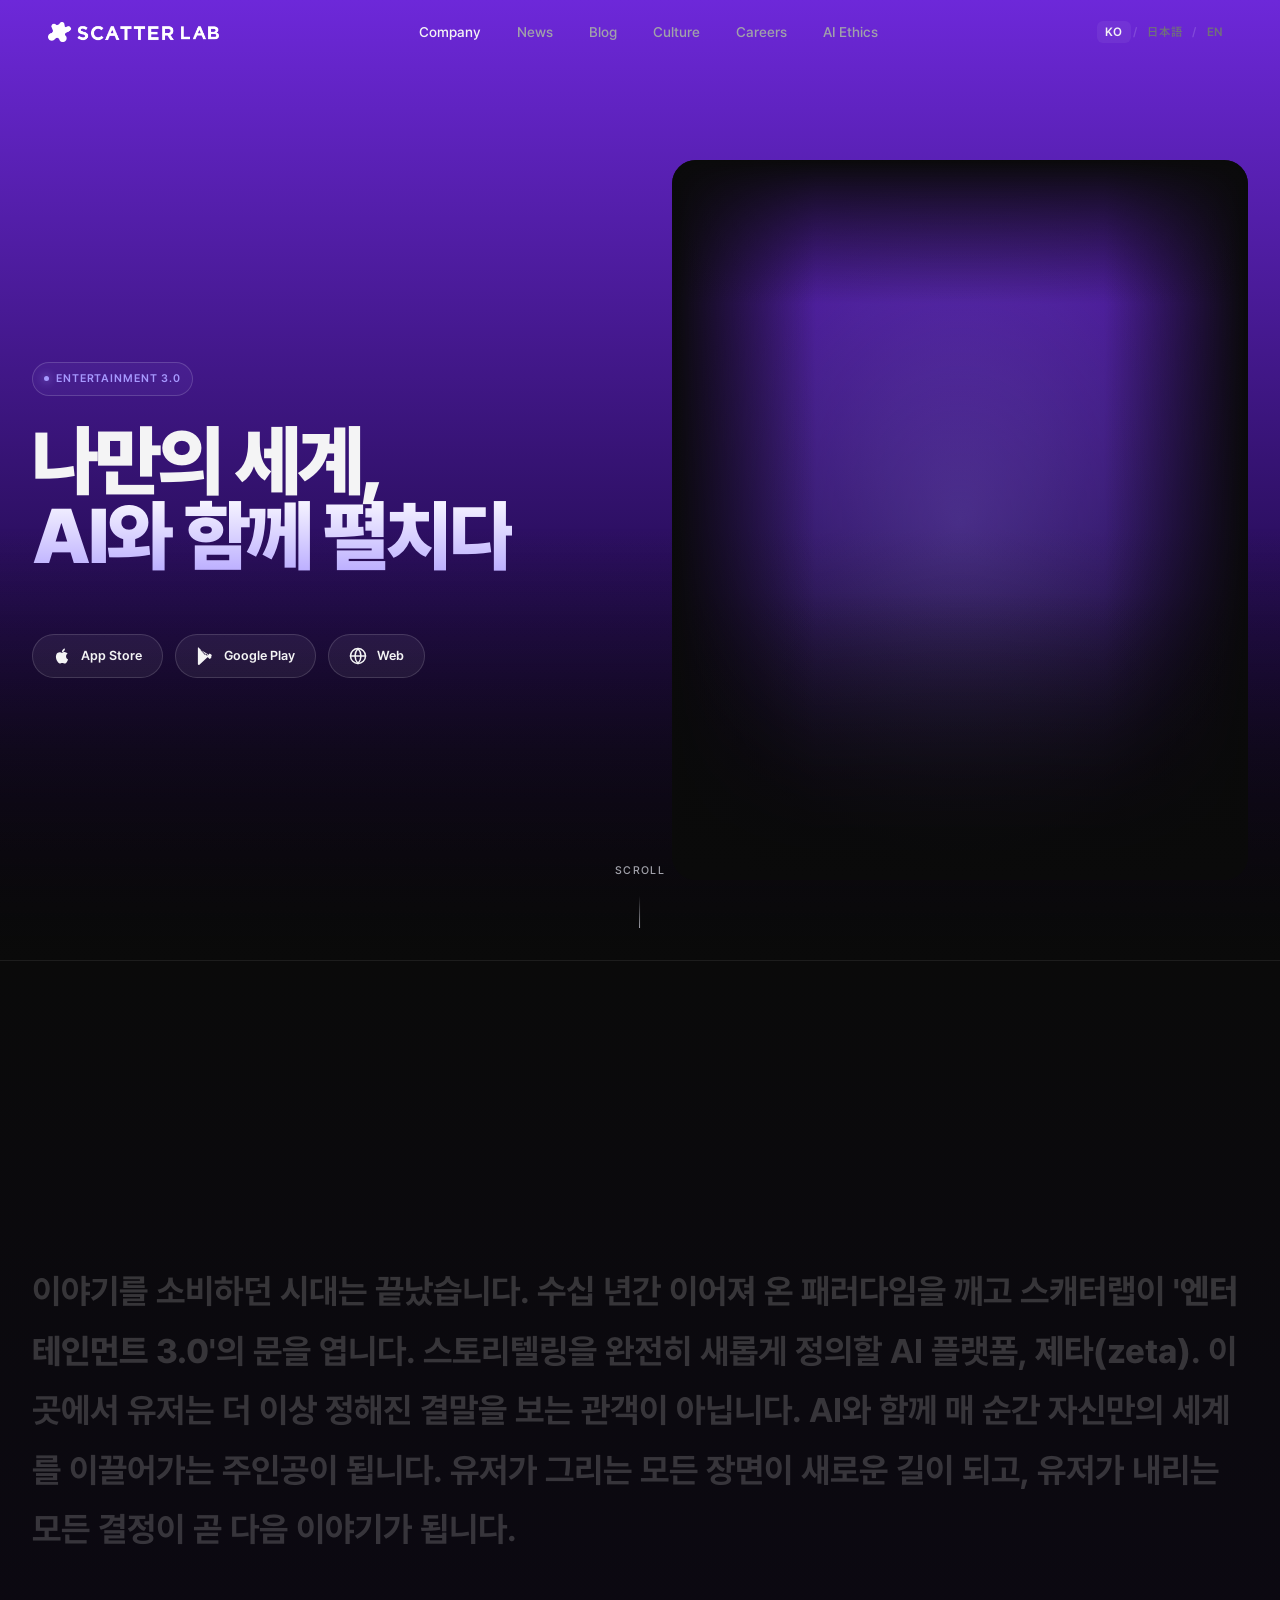
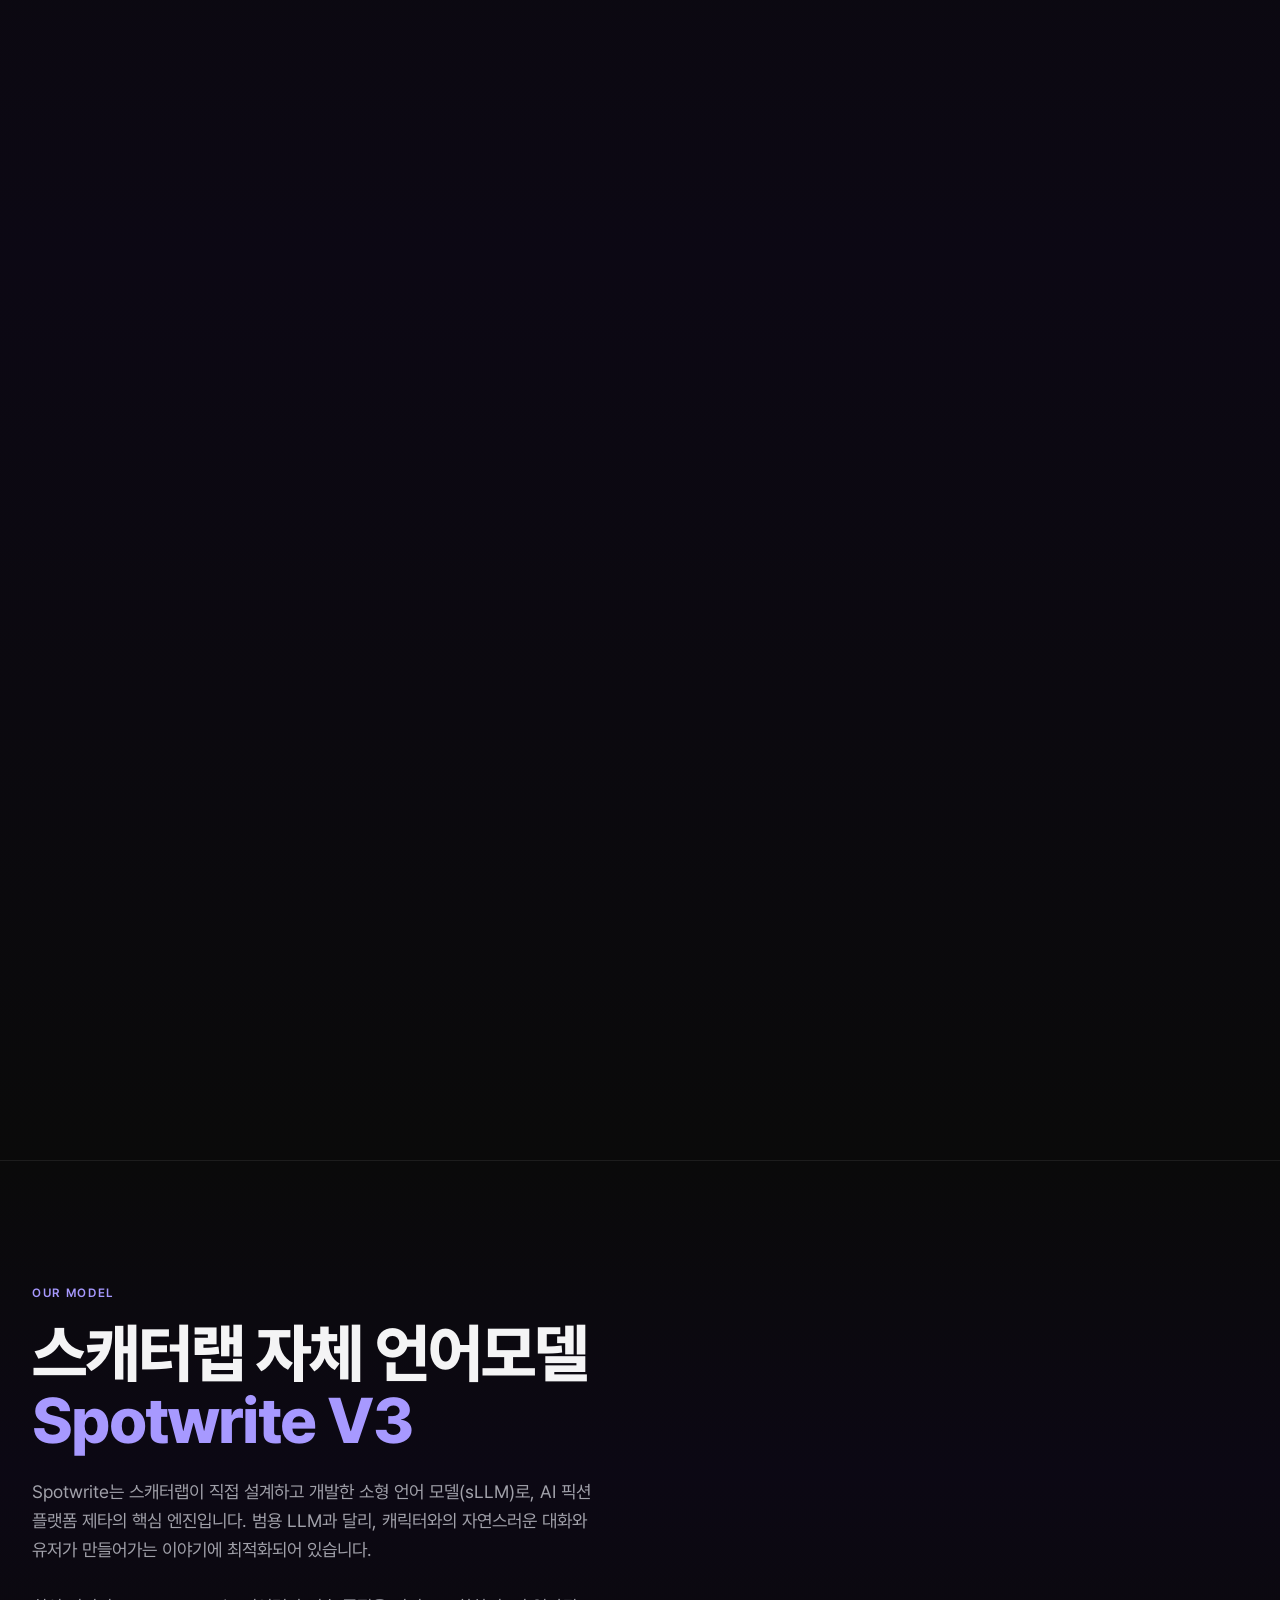
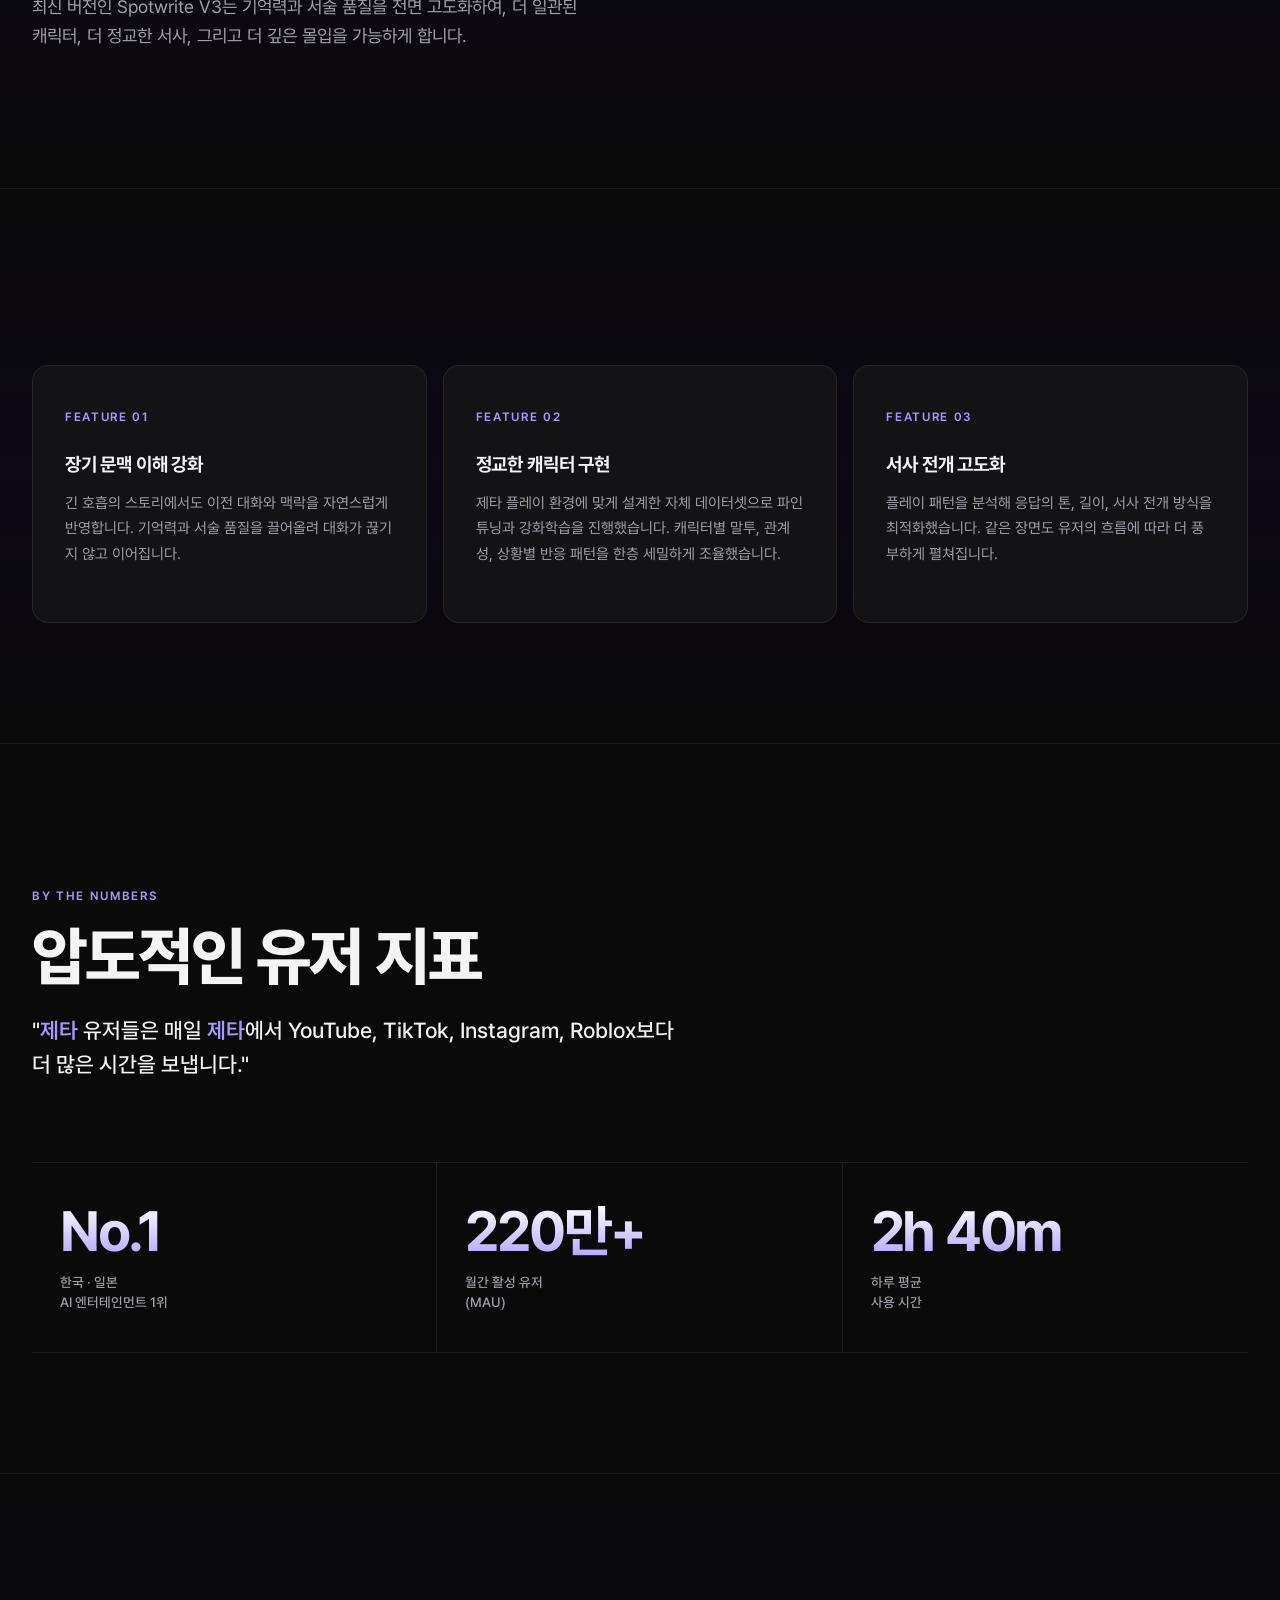
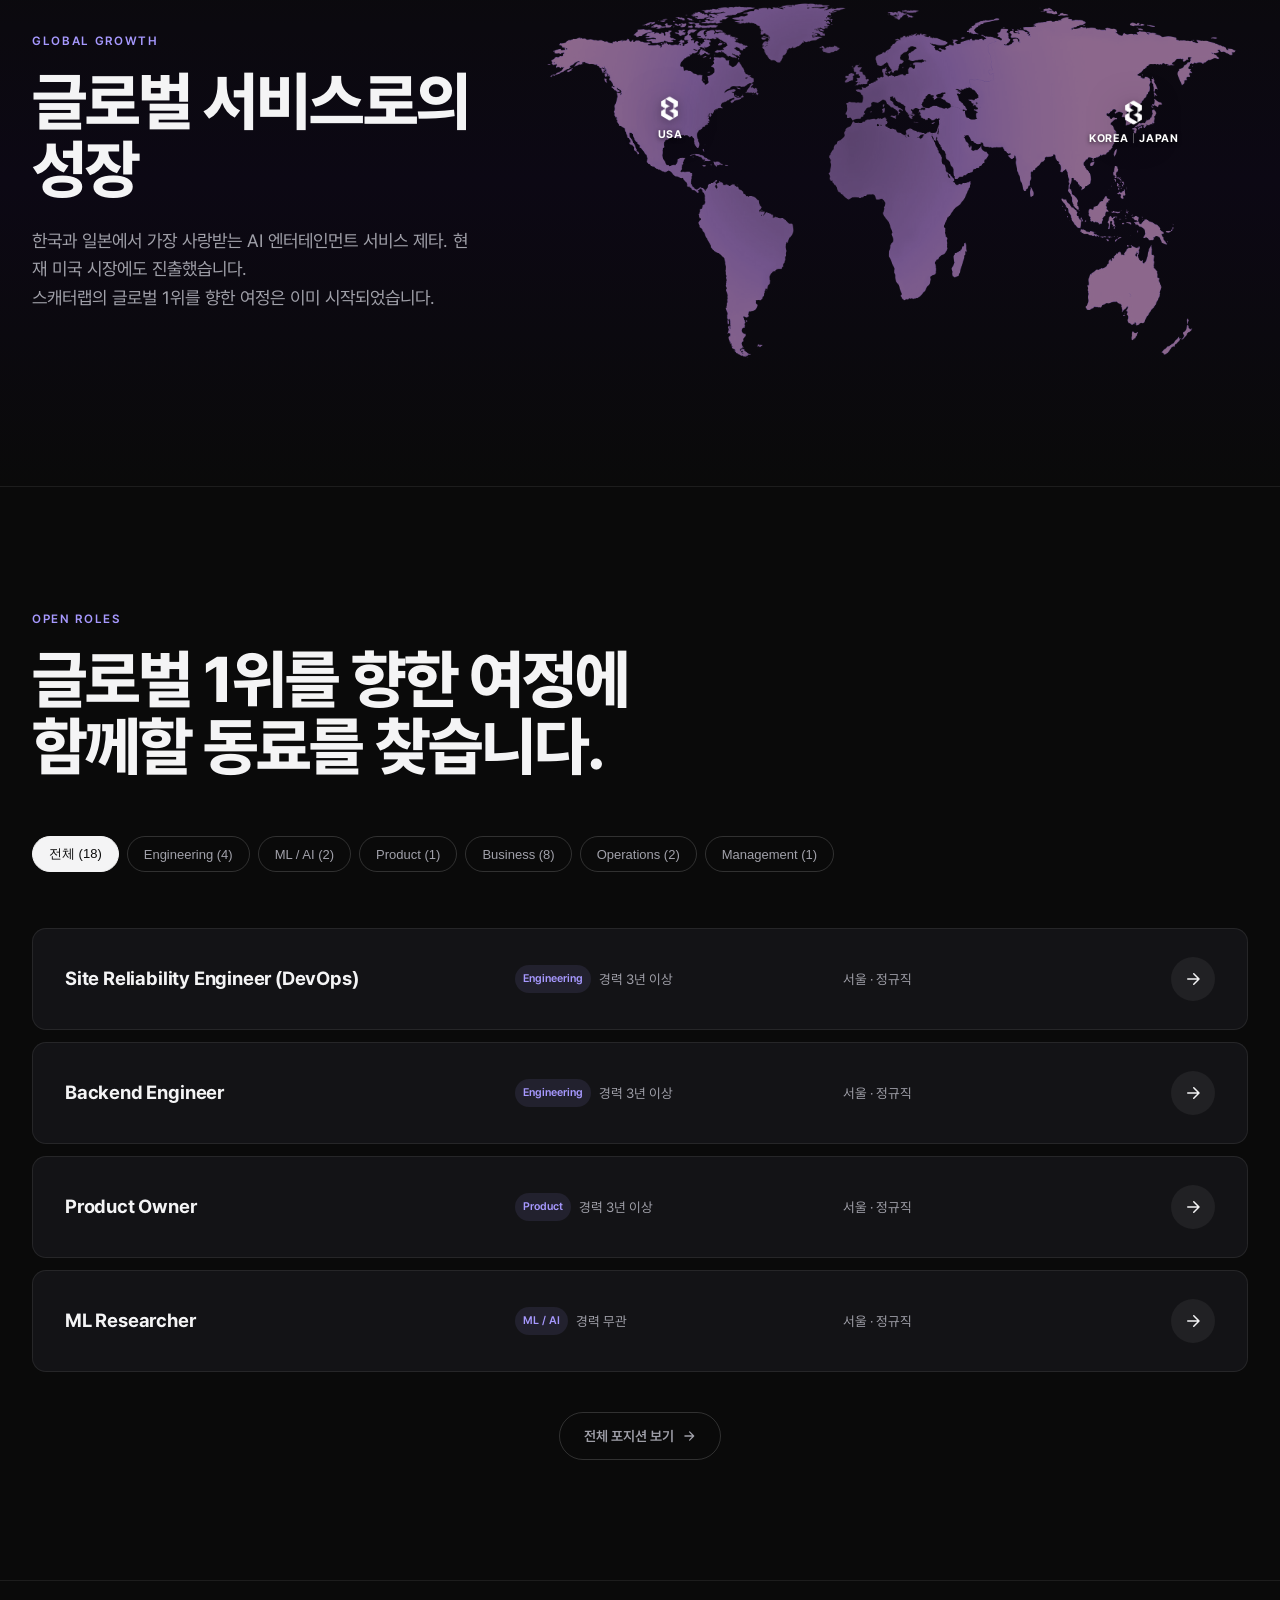
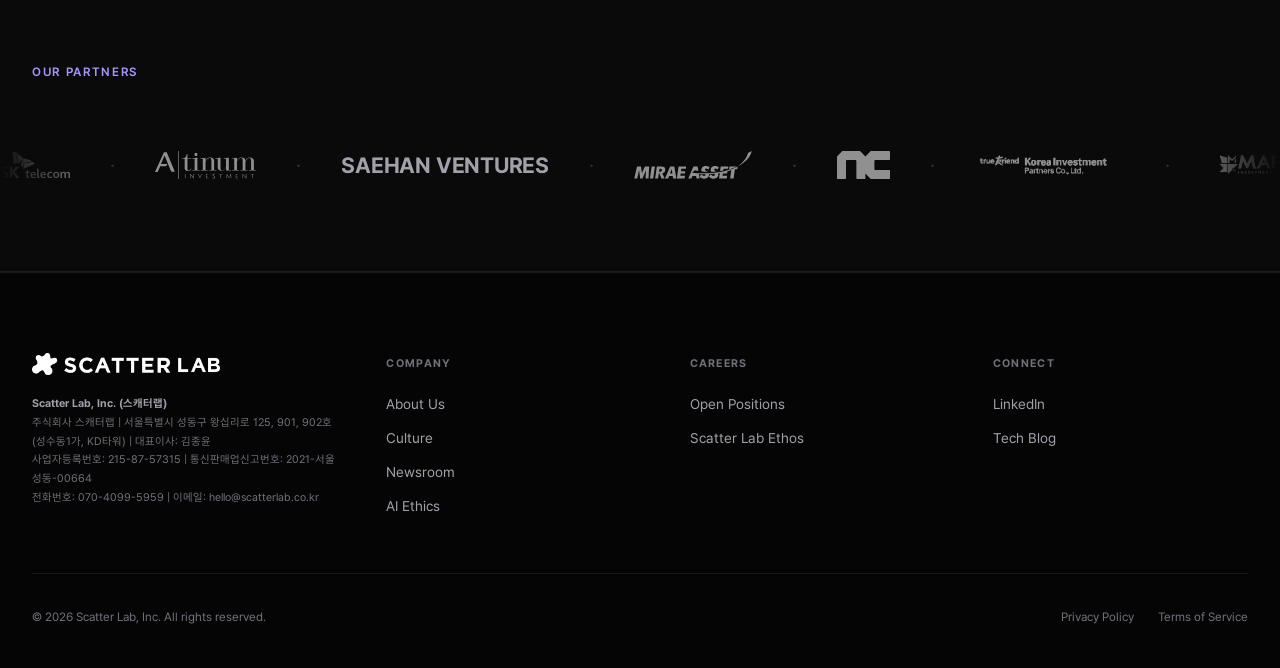
<file: Homepage.html>
<!doctype html>
<html lang="ko">
<head>
<meta charset="utf-8" />
<meta name="viewport" content="width=device-width, initial-scale=1" />
<title>Scatter Lab</title>
<link rel="stylesheet" href="colors_and_type.css" />
<link rel="icon" href="assets/scatterlab-symbol.png" type="image/png" />
<style>
  :root {
    --bg-page: #0a0a0a;
    --bg-page-2: #111114;
    --bg-card: #131316;
    --bg-card-2: #181820;
    --bg-card-hover: #1c1c25;
    --accent: #A799FF;        /* iris emphasis on dark */
    --accent-strong: #6838EB; /* iris/600 */
    --accent-deep: #5326AB;
    --accent-soft: rgba(167,153,255,0.10);
    --line: rgba(255,255,255,0.08);
    --line-strong: rgba(255,255,255,0.16);
    --text: #F4F4F5;
    --text-2: #A1A1AA;
    --text-3: #71717A;
  }
  html, body { background: var(--bg-page); color: var(--text); }
  body {
    font-family: var(--font-sans);
    overflow-x: hidden;
    -webkit-font-smoothing: antialiased;
  }
  a { color: inherit; text-decoration: none; }
  img { display: block; max-width: 100%; }

  /* ---------- Layout ----------------------------------------------- */
  .wrap { width: 100%; max-width: 1280px; margin: 0 auto; padding: 0 32px; }
  @media (max-width: 720px) { .wrap { padding: 0 20px; } }

  section { position: relative; }

  /* ---------- Nav -------------------------------------------------- */
  .nav {
    position: fixed; top: 0; left: 0; right: 0; z-index: 100;
    height: 64px;
    border-bottom: 1px solid transparent;
    transition: background .3s var(--ease-out), border-color .3s var(--ease-out), backdrop-filter .3s;
  }
  .nav.scrolled {
    background: rgba(10,10,10,0.85);
    backdrop-filter: blur(16px); -webkit-backdrop-filter: blur(16px);
    border-bottom-color: var(--line);
  }
  .nav-inner {
    display: flex; align-items: center; justify-content: space-between;
    height: 64px;
    width: 100%; max-width: 1280px; margin: 0 auto; padding: 0 48px;
  }
  .nav-logo { display: flex; align-items: center; }
  .nav-logo-img { height: 20px; width: auto; display: block; }

  .nav-links {
    display: flex; gap: 36px; align-items: center;
    font-size: 14px; font-weight: 500; color: var(--text-2);
  }
  .nav-links a { transition: color .15s var(--ease-out); }
  .nav-links a:hover { color: var(--text); }
  .nav-links a.active { color: var(--text); }

  .nav-cta {
    background: var(--accent-strong);
    color: #fff;
    padding: 10px 18px;
    border-radius: 999px;
    font-size: 13.5px; font-weight: 600;
    transition: background .15s var(--ease-out), transform .15s var(--ease-out);
    border: none;
    display: inline-flex; align-items: center; gap: 6px;
  }
  .nav-cta:hover { background: #7a4cf0; transform: translateY(-1px); }

  .lang-switch {
    display: inline-flex; align-items: center; gap: 2px;
    margin-left: 18px;
    font-size: 12px; font-weight: 600;
    color: var(--text-3);
    letter-spacing: 0.05em;
  }
  .lang-switch a, .lang-btn {
    padding: 4px 8px; border-radius: 6px;
    transition: color .15s var(--ease-out), background .15s var(--ease-out);
    background: none; border: none; cursor: pointer;
    font-size: 12px; font-weight: 600; font-family: inherit;
    color: var(--text-3); letter-spacing: 0.05em;
    white-space: nowrap;
  }
  .lang-switch a.active, .lang-btn.active { color: var(--text); background: rgba(255,255,255,0.06); }
  .lang-switch a:hover, .lang-btn:hover { color: var(--text); }
  .lang-switch .sep { color: var(--line-strong); }

  @media (max-width: 880px) {
    .nav-links { display: none; }
    .nav-menu-btn { display: flex !important; }
    .nav-inner { padding: 0 20px; }
    .nav-logo-img { max-width: 120px; height: auto; }
  }
  /* Mobile hamburger & drawer */
  .nav-menu-btn {
    display: none; width: 40px; height: 40px;
    background: none; border: none; cursor: pointer;
    flex-direction: column; align-items: center; justify-content: center; gap: 5px;
    flex-shrink: 0;
  }
  .nav-menu-btn span {
    display: block; width: 22px; height: 2px;
    background: var(--text); border-radius: 2px;
    transition: transform .3s, opacity .3s;
  }
  .nav-menu-btn.open span:nth-child(1) { transform: translateY(7px) rotate(45deg); }
  .nav-menu-btn.open span:nth-child(2) { opacity: 0; }
  .nav-menu-btn.open span:nth-child(3) { transform: translateY(-7px) rotate(-45deg); }
  .nav-drawer-overlay {
    position: fixed; inset: 0; z-index: 200;
    background: rgba(0,0,0,0.55); opacity: 0; pointer-events: none;
    transition: opacity .3s;
  }
  .nav-drawer-overlay.open { opacity: 1; pointer-events: all; }
  .nav-drawer {
    position: fixed; top: 0; right: 0; bottom: 0; z-index: 201;
    width: min(280px, 80vw); background: #111114;
    border-left: 1px solid rgba(255,255,255,0.08);
    transform: translateX(100%);
    transition: transform .35s cubic-bezier(.4,0,.2,1);
    display: flex; flex-direction: column;
    padding: 72px 28px 40px; overflow-y: auto;
  }
  .nav-drawer.open { transform: translateX(0); }
  .nav-drawer a {
    font-size: 17px; font-weight: 600; color: var(--text-2);
    padding: 16px 0; border-bottom: 1px solid var(--line);
    display: block; text-decoration: none; transition: color .15s;
  }
  .nav-drawer a:first-child { border-top: 1px solid var(--line); }
  .nav-drawer a:hover, .nav-drawer a.active { color: var(--text); }
  .drawer-lang { margin-top: 28px; display: flex; gap: 4px; align-items: center; }

  /* ---------- Hero ------------------------------------------------- */
  .hero {
    min-height: 100vh;
    padding: 160px 0 80px;
    display: flex; align-items: center;
    position: relative;
    background: linear-gradient(180deg, #6d28d9 0%, #2e1065 55%, #07000f 100%);
  }
  .hero::after {
    content: ""; position: absolute; inset: 0; z-index: 1;
    background: linear-gradient(180deg, transparent 0%, transparent 55%, rgba(10,10,10,0.6) 78%, #0a0a0a 100%);
  }

  .hero-inner {
    position: relative; z-index: 2;
    width: 100%;
    max-width: 1280px;
    display: grid;
    grid-template-columns: 1fr 1fr;
    gap: 64px;
    align-items: center;
  }
  .hero-left { text-align: left; display: flex; flex-direction: column; align-items: flex-start; }
  .hero-right {
    position: relative;
    aspect-ratio: 4 / 5;
    border-radius: 24px;
    overflow: hidden;
  }
  .hero-right::after {
    content: '';
    position: absolute;
    inset: 0;
    z-index: 2;
    pointer-events: none;
    background:
      linear-gradient(to top,  #0a0a0a 0%, transparent 40%),
      linear-gradient(to bottom, #0a0a0a 0%, transparent 20%),
      linear-gradient(to right, #0a0a0a 0%, transparent 25%),
      linear-gradient(to left,  #0a0a0a 0%, transparent 25%);
  }
  .hero-right video {
    position: absolute; inset: 0;
    width: 100%; height: 100%;
    object-fit: contain;
    object-position: top center;
    border-radius: 16px;
    z-index: 1;
  }
  .hero-right-glow {
    position: absolute; inset: -20%;
    background: radial-gradient(closest-side, rgba(167,153,255,0.22), transparent 70%);
    pointer-events: none;
    animation: drift 8s ease-in-out infinite;
  }
  @media (max-width: 900px) {
    .hero-inner { grid-template-columns: 1fr; gap: 32px; }
    .hero-right { order: -1; }
    .hero-right {
      aspect-ratio: unset;
      max-width: 360px;
      margin: 0 auto;
      overflow: visible;
    }
    .hero-right::after { display: none; }
    .hero-right-glow { display: none; }
    .hero-right video {
      position: static;
      width: 100%;
      height: auto;
      border-radius: 16px;
    }
  }
  /* Hero character artwork — anchored to BOTTOM so the book is always in view */
  .hero-art {
    position: absolute;
    top: 0; bottom: 0;
    right: 0;
    width: 100%;
    z-index: 1;
    pointer-events: none;
    overflow: hidden;
  }
  .hero-art img {
    position: absolute;
    bottom: 0; right: 0;
    width: 100%;
    height: auto;
    max-height: 100%;
    object-fit: contain;
    object-position: right bottom;
    -webkit-mask-image:
      linear-gradient(90deg, transparent 0%, rgba(0,0,0,0.4) 6%, #000 16%, #000 100%);
    mask-image:
      linear-gradient(90deg, transparent 0%, rgba(0,0,0,0.4) 6%, #000 16%, #000 100%);
    filter: saturate(1.15) contrast(1.08) brightness(1.05);
  }
  /* second copy of the artwork: brightened, only the BOOK band (very bottom) */
  .hero-art .book-boost {
    -webkit-mask-image:
      linear-gradient(180deg,
        transparent 0%,
        transparent 55%,
        rgba(0,0,0,0.4) 62%,
        #000 72%,
        #000 100%);
    mask-image:
      linear-gradient(180deg,
        transparent 0%,
        transparent 55%,
        rgba(0,0,0,0.4) 62%,
        #000 72%,
        #000 100%);
    filter: saturate(1.6) contrast(1.25) brightness(2.1);
    mix-blend-mode: screen;
  }
  /* a second additive copy stacked on top for extra punch */
  .hero-art .book-boost-2 {
    position: absolute;
    bottom: 0; right: 0;
    width: 100%;
    height: auto;
    max-height: 100%;
    object-fit: contain;
    object-position: right bottom;
    -webkit-mask-image:
      linear-gradient(180deg,
        transparent 0%,
        transparent 60%,
        rgba(0,0,0,0.5) 68%,
        #000 78%,
        #000 100%);
    mask-image:
      linear-gradient(180deg,
        transparent 0%,
        transparent 60%,
        rgba(0,0,0,0.5) 68%,
        #000 78%,
        #000 100%);
    filter: saturate(1.4) contrast(1.1) brightness(1.6);
    mix-blend-mode: lighten;
    pointer-events: none;
  }
  /* warm golden glow concentrated on the open book */
  .hero-art .book-glow {
    position: absolute;
    bottom: -2%; right: 6%;
    width: 75%; height: 50%;
    background:
      radial-gradient(ellipse 60% 55% at 55% 60%, rgba(255,220,140,0.7), rgba(255,180,80,0.28) 45%, transparent 75%);
    mix-blend-mode: screen;
    pointer-events: none;
    filter: blur(14px);
  }
  /* very slim top-only fade so nav stays legible — no full-image dimming */
  .hero-art::after {
    content: ""; position: absolute; left: 0; right: 0; top: 0; height: 90px;
    background: linear-gradient(180deg, rgba(10,10,10,0.55) 0%, transparent 100%);
    pointer-events: none;
  }

  @media (max-width: 1100px) {
    .hero-art { width: 70%; }
  }
  @media (max-width: 900px) {
    .hero-art {
      width: 100%;
      opacity: 0.5;
    }
    .hero-art img {
      -webkit-mask-image: radial-gradient(ellipse 90% 80% at 50% 50%, #000 40%, rgba(0,0,0,0.5) 70%, transparent 95%);
      mask-image: radial-gradient(ellipse 90% 80% at 50% 50%, #000 40%, rgba(0,0,0,0.5) 70%, transparent 95%);
    }
  }
  .hero-eyebrow {
    display: inline-flex; align-items: center; gap: 7px;
    padding: 5px 11px;
    border: 1px solid var(--line-strong);
    border-radius: 999px;
    font-size: 11px;
    font-weight: 600;
    letter-spacing: 0.08em;
    text-transform: uppercase;
    color: var(--accent);
    background: rgba(167,153,255,0.06);
    margin-bottom: 28px;
  }
  .hero-eyebrow .dot {
    width: 5px; height: 5px; border-radius: 999px; background: var(--accent);
    box-shadow: 0 0 10px var(--accent);
  }
  .hero h1 {
    font-family: var(--font-sans);
    font-weight: 900;
    font-size: clamp(42px, 6vw, 80px);
    line-height: 0.98;
    letter-spacing: -0.04em;
    margin: 0 0 28px;
  }
  .hero h1 .grad {
    background: linear-gradient(180deg, #fff 0%, #b3a4ff 100%);
    -webkit-background-clip: text; background-clip: text;
    color: transparent;
  }
  .hero p.sub {
    font-size: clamp(16px, 1.5vw, 19px);
    line-height: 1.55;
    color: var(--text-2);
    max-width: 560px;
    margin: 0 0 40px;
    text-wrap: balance;
  }
  .btn-primary {
    display: inline-flex; align-items: center; gap: 10px;
    padding: 16px 28px;
    background: var(--accent-strong);
    color: #fff;
    border-radius: 999px;
    font-size: 15px; font-weight: 600;
    border: none; cursor: pointer;
    transition: background .2s var(--ease-out), transform .2s var(--ease-out), box-shadow .3s var(--ease-out);
    box-shadow: 0 0 0 0 rgba(104,56,235,0);
  }
  .btn-primary:hover {
    background: #7a4cf0;
    transform: translateY(-2px);
    box-shadow: 0 12px 32px -8px rgba(104,56,235,0.6);
  }
  .btn-primary svg { width: 16px; height: 16px; }

  .scroll-cue {
    position: absolute; bottom: 32px; left: 50%; transform: translateX(-50%);
    z-index: 5;
    display: flex; flex-direction: column; align-items: center; gap: 14px;
    color: var(--text-2);
    font-size: 11px; font-weight: 500; letter-spacing: 0.12em; text-transform: uppercase;
  }
  .scroll-cue .line {
    width: 1px; height: 32px;
    background: linear-gradient(180deg, transparent, var(--text-2));
    animation: cue 2s ease-in-out infinite;
  }
  @keyframes cue {
    0%, 100% { opacity: 0.3; transform: scaleY(0.8); }
    50%      { opacity: 1; transform: scaleY(1.2); }
  }

  /* ---------- Section base ---------------------------------------- */
  .section {
    padding: 120px 0;
    border-top: 1px solid var(--line);
  }
  .build { border-top: none; }
  .build-scroll-outer { border-top: 1px solid var(--line); }
  .section-eyebrow {
    display: inline-block;
    font-size: 12px; font-weight: 600;
    color: var(--accent);
    letter-spacing: 0.14em; text-transform: uppercase;
    margin-bottom: 16px;
  }
  .section h2 {
    font-family: var(--font-sans);
    font-weight: 800;
    font-size: clamp(36px, 5.2vw, 64px);
    line-height: 1.05;
    letter-spacing: -0.03em;
    margin: 0 0 24px;
    text-wrap: balance;
  }
  .section .lede {
    font-size: clamp(16px, 1.4vw, 18px);
    line-height: 1.6;
    color: var(--text-2);
    max-width: 640px;
    text-wrap: pretty;
  }

  /* ---------- Impact numbers -------------------------------------- */
  .impact { padding: 140px 0 120px; }
  .impact-head {
    max-width: 760px;
    margin-bottom: 80px;
  }
  .impact-head .quote {
    font-size: clamp(18px, 1.7vw, 22px);
    line-height: 1.55;
    color: var(--text);
    font-weight: 500;
    text-wrap: pretty;
  }
  .impact-head .quote em {
    color: var(--accent);
    font-style: normal;
    font-weight: 600;
  }
  .stats {
    display: grid;
    grid-template-columns: repeat(3, 1fr);
    gap: 0;
    border-top: 1px solid var(--line);
    border-bottom: 1px solid var(--line);
  }
  .stat {
    padding: 40px 28px;
    border-right: 1px solid var(--line);
  }
  .stat:last-child { border-right: none; }
  .stat .num {
    font-family: var(--font-inter);
    font-weight: 700;
    font-size: clamp(40px, 4.4vw, 60px);
    line-height: 1;
    letter-spacing: -0.04em;
    white-space: nowrap;
    margin-bottom: 14px;
    background: linear-gradient(180deg, #fff, #b3a4ff);
    -webkit-background-clip: text; background-clip: text;
    color: transparent;
  }
  .stat .label {
    font-size: 13.5px;
    color: var(--text-2);
    line-height: 1.45;
    font-weight: 500;
  }
  @media (max-width: 1000px) {
    .stats { grid-template-columns: repeat(2, 1fr); }
    .stat { border-right: none; border-bottom: 1px solid var(--line); }
    .stat:nth-child(odd) { border-right: 1px solid var(--line); }
    .stat:last-child { border-bottom: none; grid-column: 1 / -1; }
  }
  @media (max-width: 560px) {
    .stats { grid-template-columns: 1fr; }
    .stat, .stat:nth-child(odd) { border-right: none; }
  }

  /* ---------- What we make ---------------------------------------- */
  .build-scroll-outer {
    position: relative;
    background: linear-gradient(180deg, #0a0a0a 0%, #0c0814 50%, #0a0a0a 100%);
  }
  .build {
    position: sticky;
    top: 0;
    height: 100vh;
    padding: 0;
    display: flex;
    align-items: center;
    background: transparent;
  }
  /* Daangn-style progressive text reveal */
  .build-reveal-para {
    font-size: clamp(22px, 2.8vw, 34px);
    font-weight: 700;
    line-height: 1.75;
    margin: 0;
  }
  .build-reveal-para strong { font-weight: 800; }
  .wrd {
    color: rgba(255,255,255,0.18);
    transition: color 0.35s ease;
  }
  .wrd.lit { color: var(--text); }
  .build-grid {
    display: grid;
    grid-template-columns: 1fr 1.05fr;
    gap: 80px;
    align-items: center;
  }
  .build-text .body {
    font-size: 17px;
    line-height: 1.7;
    color: var(--text-2);
    margin: 0 0 20px;
    text-wrap: pretty;
  }
  .build-text .body strong { color: var(--text); font-weight: 600; }

  .download-btns {
    display: flex; gap: 12px; flex-wrap: wrap;
    margin-top: 32px;
  }
  .download-btn {
    display: inline-flex; align-items: center; gap: 10px;
    padding: 10px 20px;
    background: rgba(255,255,255,0.06);
    border: 1px solid rgba(255,255,255,0.14);
    border-radius: 999px;
    color: var(--text);
    font-size: 13px; font-weight: 600;
    text-decoration: none;
    transition: background .2s, border-color .2s, transform .2s;
  }
  .download-btn:hover {
    background: rgba(255,255,255,0.1);
    border-color: rgba(255,255,255,0.28);
    transform: translateY(-2px);
  }
  .download-btn svg { flex-shrink: 0; }

  .build-visual {
    position: relative;
    aspect-ratio: 4 / 5;
    border-radius: 24px;
    overflow: hidden;
  }
  .build-visual::after {
    content: '';
    position: absolute;
    inset: 0;
    z-index: 2;
    pointer-events: none;
    background:
      linear-gradient(to top,  #0a0a0a 0%, transparent 40%),
      linear-gradient(to bottom, #0a0a0a 0%, transparent 20%),
      linear-gradient(to right, #0a0a0a 0%, transparent 25%),
      linear-gradient(to left,  #0a0a0a 0%, transparent 25%);
  }
  .build-visual .phone {
    position: absolute; left: 50%; top: 50%;
    transform: translate(-50%, -50%);
    width: 64%;
    aspect-ratio: 9 / 19;
    border-radius: 32px;
    background: #0d0d12;
    border: 1px solid rgba(255,255,255,0.18);
    box-shadow: -16px 24px 60px -12px rgba(0,0,0,0.6), 0 0 0 8px rgba(255,255,255,0.04);
    overflow: hidden;
    display: flex; flex-direction: column;
  }
  .build-visual .phone .ph-head {
    padding: 28px 16px 12px;
    display: flex; align-items: center; gap: 10px;
    border-bottom: 1px solid rgba(255,255,255,0.06);
  }
  .build-visual .phone .avatar {
    width: 32px; height: 32px; border-radius: 50%;
    background: linear-gradient(135deg, #ec4899, #6838EB);
  }
  .build-visual .phone .ph-head .meta { font-size: 11px; }
  .build-visual .phone .ph-head .meta b { font-size: 12px; font-weight: 600; display: block; }
  .build-visual .phone .ph-head .meta span { color: var(--text-3); font-size: 10px; }
  .build-visual .phone .ph-body {
    flex: 1; padding: 14px 12px; display: flex; flex-direction: column; gap: 8px;
    overflow: hidden;
  }
  .bubble {
    max-width: 78%; padding: 9px 12px;
    border-radius: 14px;
    font-size: 11px; line-height: 1.45;
  }
  .bubble.them { background: rgba(255,255,255,0.06); align-self: flex-start; border-bottom-left-radius: 4px; }
  .bubble.me { background: var(--accent-strong); color: #fff; align-self: flex-end; border-bottom-right-radius: 4px; }
  .bubble.thinking { background: rgba(255,255,255,0.06); color: var(--text-3); align-self: flex-start; }
  .bubble.thinking::after { content: "···"; letter-spacing: 2px; }

  .build-visual .glow {
    position: absolute; inset: -20%;
    background: radial-gradient(closest-side, rgba(167,153,255,0.25), transparent 70%);
    pointer-events: none;
    animation: drift 8s ease-in-out infinite;
  }
  @keyframes drift {
    0%, 100% { transform: translate(0, 0); }
    50%      { transform: translate(4%, -3%); }
  }

  @media (max-width: 900px) {
    .build-grid { grid-template-columns: 1fr; gap: 48px; }
    .build-visual { aspect-ratio: 4 / 4.5; max-width: 460px; }
  }

  /* ---------- Tech ------------------------------------------------- */
  .tech {
    background: #0e0e12;
    border-top: 1px solid var(--line);
    border-bottom: 1px solid var(--line);
    overflow: hidden;
    position: relative;
  }
  .tech::before {
    content: ""; position: absolute; inset: 0; pointer-events: none;
    background:
      radial-gradient(60% 40% at 100% 0%, rgba(104,56,235,0.18), transparent 60%),
      radial-gradient(40% 30% at 0% 100%, rgba(104,56,235,0.10), transparent 60%);
  }
  .tech-inner {
    position: relative; z-index: 1;
    display: grid;
    grid-template-columns: 0.9fr 1.1fr;
    gap: 80px;
    align-items: center;
  }
  .tech h2 { max-width: 480px; }
  .tech .body {
    font-size: 17px;
    line-height: 1.7;
    color: var(--text-2);
    text-wrap: pretty;
  }
  .tech .body strong { color: var(--text); font-weight: 600; }

  .tech-stack {
    display: grid;
    grid-template-columns: repeat(2, 1fr);
    gap: 12px;
  }
  .tech-card {
    padding: 20px 22px;
    background: rgba(255,255,255,0.03);
    border: 1px solid var(--line);
    border-radius: 12px;
    font-family: var(--font-mono);
    font-size: 12px;
    color: var(--text-2);
    transition: border-color .2s var(--ease-out), background .2s var(--ease-out);
  }
  .tech-card:hover { border-color: var(--accent); background: rgba(167,153,255,0.04); }
  .tech-card .key { color: var(--accent); display: block; margin-bottom: 6px; font-size: 11px; letter-spacing: 0.04em; }
  .tech-card .val { color: var(--text); font-size: 14px; font-family: var(--font-sans); font-weight: 600; }

  @media (max-width: 900px) {
    .tech-inner { grid-template-columns: 1fr; gap: 48px; }
  }

  /* ---------- Positions ------------------------------------------- */
  .positions-head {
    display: flex; align-items: end; justify-content: space-between;
    gap: 32px; margin-bottom: 56px; flex-wrap: wrap;
  }
  .positions-head .filters {
    display: flex; gap: 8px; flex-wrap: wrap;
  }
  .filter-pill {
    padding: 8px 16px;
    border: 1px solid var(--line-strong);
    background: transparent;
    color: var(--text-2);
    font-size: 13px; font-weight: 500;
    border-radius: 999px;
    cursor: pointer;
    transition: all .15s var(--ease-out);
  }
  .filter-pill:hover { color: var(--text); border-color: rgba(255,255,255,0.32); }
  .filter-pill.active { background: var(--text); color: #0a0a0a; border-color: var(--text); }

  .pos-list {
    display: grid; gap: 12px;
  }
  .pos-card {
    display: grid;
    grid-template-columns: 1.4fr 1fr 1fr auto;
    gap: 24px;
    align-items: center;
    padding: 28px 32px;
    background: var(--bg-card);
    border: 1px solid var(--line);
    border-radius: 14px;
    cursor: pointer;
    transition: border-color .25s var(--ease-out), background .25s var(--ease-out), transform .25s var(--ease-out);
  }
  .pos-card:hover {
    border-color: var(--accent);
    background: var(--bg-card-hover);
    transform: translateX(4px);
  }
  .pos-card:hover .pos-arrow { background: var(--accent-strong); transform: translateX(4px); }
  .pos-card:hover .pos-arrow svg { color: #fff; }
  .pos-card:active, .pos-card:focus { text-decoration: none; outline: none; }

  .pos-title {
    font-size: 19px; font-weight: 700; color: var(--text);
    letter-spacing: -0.01em;
  }
  .pos-meta {
    font-size: 13.5px; color: var(--text-2);
    display: flex; align-items: center; gap: 8px;
  }
  .pos-meta .tag {
    font-size: 11px; color: var(--accent);
    background: var(--accent-soft);
    padding: 3px 8px; border-radius: 999px;
    font-weight: 600;
  }
  .pos-arrow {
    width: 44px; height: 44px;
    border-radius: 999px;
    background: rgba(255,255,255,0.06);
    display: flex; align-items: center; justify-content: center;
    transition: background .25s var(--ease-out), transform .25s var(--ease-out);
  }
  .pos-arrow svg { width: 18px; height: 18px; color: var(--text); transition: color .25s var(--ease-out); }

  @media (max-width: 900px) {
    .pos-card {
      grid-template-columns: auto 1fr;
      grid-template-rows: auto auto auto;
      gap: 10px 12px;
      padding: 20px 14px;
      align-items: start;
    }
    .pos-arrow { grid-column: 1; grid-row: 1; align-self: start; width: 40px; height: 40px; }
    .pos-title { grid-column: 2; grid-row: 1; font-size: 13px; align-self: center; }
    .pos-meta { grid-column: 1 / -1; font-size: 12px; }
  }

  /* ---------- Culture --------------------------------------------- */
  .culture { background: #0a0a0a; }
  .culture-grid {
    display: grid;
    grid-template-columns: repeat(2, 1fr);
    gap: 16px;
  }
  .culture-card {
    padding: 40px;
    background: var(--bg-card);
    border: 1px solid var(--line);
    border-radius: 16px;
    position: relative;
    overflow: hidden;
    transition: border-color .3s var(--ease-out), transform .3s var(--ease-out);
  }
  .culture-card:hover { border-color: var(--line-strong); transform: translateY(-2px); }
  .culture-card .num {
    position: absolute; top: 24px; right: 28px;
    font-family: var(--font-inter); font-weight: 600;
    color: var(--text-3); font-size: 12px; letter-spacing: 0.08em;
  }
  .culture-card h3 {
    font-size: 28px;
    font-weight: 700;
    line-height: 1.2;
    letter-spacing: -0.02em;
    margin: 0 0 14px;
  }
  .culture-card p {
    font-size: 15px; line-height: 1.6; color: var(--text-2);
    margin: 0;
    text-wrap: pretty;
  }
  .culture-card .ico {
    display: inline-flex; align-items: center; justify-content: center;
    width: 44px; height: 44px;
    border-radius: 12px;
    background: var(--accent-soft);
    color: var(--accent);
    margin-bottom: 24px;
  }
  .culture-card .ico svg { width: 22px; height: 22px; stroke: currentColor; fill: none; stroke-width: 1.8; }

  @media (max-width: 720px) {
    .culture-grid { grid-template-columns: 1fr; }
    .culture-card { padding: 32px 28px; }
  }

  /* ---------- Benefits -------------------------------------------- */
  .benefits-grid {
    display: grid;
    grid-template-columns: repeat(5, 1fr);
    gap: 16px;
  }
  .benefit {
    padding: 28px 24px;
    background: rgba(255,255,255,0.02);
    border: 1px solid var(--line);
    border-radius: 14px;
    transition: border-color .2s var(--ease-out), background .2s var(--ease-out);
  }
  .benefit:hover { border-color: var(--line-strong); background: rgba(255,255,255,0.04); }
  .benefit .ph {
    width: 40px; height: 40px;
    border-radius: 10px;
    background: var(--accent-soft);
    border: 1px dashed rgba(167,153,255,0.4);
    margin-bottom: 18px;
    display: flex; align-items: center; justify-content: center;
    color: var(--accent);
    font-size: 11px;
  }
  .benefit h4 {
    font-size: 16px; font-weight: 700; margin: 0 0 6px;
  }
  .benefit p {
    font-size: 12.5px; color: var(--text-3);
    margin: 0; line-height: 1.5;
  }
  @media (max-width: 1000px) { .benefits-grid { grid-template-columns: repeat(3, 1fr); } }
  @media (max-width: 600px)  { .benefits-grid { grid-template-columns: repeat(2, 1fr); } }

  /* ---------- CTA banner ------------------------------------------ */
  .cta-banner {
    padding: 140px 0;
    background:
      radial-gradient(60% 80% at 30% 50%, rgba(167,153,255,0.35), transparent 70%),
      radial-gradient(50% 70% at 80% 30%, rgba(236,72,153,0.18), transparent 70%),
      linear-gradient(135deg, #2d1b69 0%, #1a0f2e 60%, #0a0a0a 100%);
    text-align: center;
    border-top: 1px solid var(--line);
    overflow: hidden;
    position: relative;
  }
  .cta-banner::before {
    content: ""; position: absolute; inset: 0;
    background: url("data:image/svg+xml;utf8,<svg xmlns='http://www.w3.org/2000/svg' width='400' height='400'><filter id='n'><feTurbulence baseFrequency='0.85' numOctaves='2' /><feColorMatrix values='0 0 0 0 0.7 0 0 0 0 0.6 0 0 0 0 1 0 0 0 0.4 0' /></filter><rect width='400' height='400' filter='url(%23n)' opacity='0.5'/></svg>");
    opacity: 0.06; mix-blend-mode: overlay;
  }
  .cta-banner h2 {
    font-size: clamp(40px, 6vw, 80px);
    font-weight: 900;
    line-height: 1.02;
    letter-spacing: -0.04em;
    margin: 0 0 24px;
    color: #fff;
  }
  .cta-banner p {
    font-size: 18px; color: rgba(255,255,255,0.7);
    margin: 0 0 40px;
    text-wrap: balance;
  }
  .cta-banner .btn-primary { background: #fff; color: #1a0f2e; }
  .cta-banner .btn-primary:hover { background: #f4f4f5; box-shadow: 0 16px 40px -8px rgba(0,0,0,0.4); }

  /* ---------- Footer ---------------------------------------------- */
  footer {
    background: #050505;
    padding: 80px 0 40px;
    border-top: 1px solid var(--line);
  }
  .foot-top {
    display: grid;
    grid-template-columns: 1.2fr 1fr 1fr 1fr;
    gap: 48px;
    padding-bottom: 56px;
    border-bottom: 1px solid var(--line);
  }
  .foot-brand .logo {
    display: flex; align-items: center; gap: 10px;
    font-weight: 800; font-size: 17px; letter-spacing: -0.02em;
    margin-bottom: 16px;
  }
  .foot-brand p {
    font-size: 13px; color: var(--text-3); line-height: 1.6;
    margin: 0 0 16px; max-width: 280px;
  }
  .foot-legal-block {
    margin-top: 20px;
    display: flex;
    flex-direction: column;
    gap: 14px;
  }
  .foot-legal-block .legal-lang {
    font-size: 11px;
    color: var(--text-3);
    line-height: 1.7;
  }
  .foot-legal-block .legal-lang + .legal-lang {
    padding-top: 14px;
    border-top: 1px solid var(--line);
  }
  .foot-col h5 {
    font-size: 11px; font-weight: 700; letter-spacing: 0.12em; text-transform: uppercase;
    color: var(--text-3); margin: 0 0 18px;
  }
  .foot-col ul { list-style: none; padding: 0; margin: 0; display: flex; flex-direction: column; gap: 12px; }
  .foot-col a { font-size: 14px; color: var(--text-2); transition: color .15s var(--ease-out); }
  .foot-col a:hover { color: var(--text); }

  .foot-bottom {
    display: flex; align-items: center; justify-content: space-between;
    gap: 24px; flex-wrap: wrap;
    padding-top: 32px;
    font-size: 12px; color: var(--text-3);
  }
  .foot-bottom .legal { display: flex; gap: 24px; }

  @media (max-width: 800px) {
    .foot-top { grid-template-columns: 1fr 1fr; gap: 40px 32px; }
    .foot-brand { grid-column: 1 / -1; }
  }

  /* ---------- Reveal animation ------------------------------------ */
  .reveal { opacity: 0; transform: translateY(24px); transition: opacity .9s var(--ease-out), transform .9s var(--ease-out); }
  .reveal.in { opacity: 1; transform: translateY(0); }
  .reveal.d1 { transition-delay: .08s; }
  .reveal.d2 { transition-delay: .16s; }
  .reveal.d3 { transition-delay: .24s; }
  .reveal.d4 { transition-delay: .32s; }

  /* ---------- Global growth --------------------------------------- */
  /* ── SPOTLIGHT ── */
  /* ---------- Our Model / Spotlight -------------------------------- */
  .spotlight-section {
    background: linear-gradient(180deg, #0a0a0a 0%, #0c0814 50%, #0a0a0a 100%);
  }
  .spotlight-head {
    margin-bottom: 56px;
  }
  .spotlight-head .lede { max-width: 560px; }
  .spotlight-section h2 em {
    font-style: normal;
    color: var(--accent);
  }
  .spotlight-cards {
    display: grid;
    grid-template-columns: repeat(3, 1fr);
    gap: 16px;
    margin-top: 56px;
  }
  .spotlight-card {
    background: var(--bg-card);
    border: 1px solid var(--line);
    border-radius: 16px;
    padding: 40px 32px;
    transition: border-color .2s, background .2s;
  }
  .spotlight-card:hover {
    border-color: var(--line-strong);
    background: var(--bg-card-hover);
  }
  .spotlight-card-num {
    font-size: 12px;
    font-weight: 600;
    letter-spacing: 0.14em;
    text-transform: uppercase;
    color: var(--accent);
    margin-bottom: 16px;
  }
  .spotlight-card h4 {
    font-size: 19px;
    font-weight: 700;
    color: var(--text);
    margin-bottom: 12px;
    letter-spacing: -0.01em;
  }
  .spotlight-card p {
    font-size: 15px;
    line-height: 1.7;
    color: var(--text-2);
  }
  @media (max-width: 900px) {
    .spotlight-cards { grid-template-columns: 1fr; gap: 12px; }
  }

  .global-section { background: linear-gradient(180deg, #0a0a0a 0%, #0c0814 50%, #0a0a0a 100%); }
  .global-grid {
    display: grid;
    grid-template-columns: 1fr 2fr;
    gap: 64px;
    align-items: center;
  }
  .global-stats {
    display: grid;
    grid-template-columns: repeat(3, 1fr);
    gap: 0;
    border-top: 1px solid var(--line);
    margin-top: 48px;
  }
  .global-stat {
    padding: 28px 0 28px;
    border-right: 1px solid var(--line);
    padding-right: 24px;
    margin-right: 24px;
  }
  .global-stat:last-child { border-right: none; margin-right: 0; padding-right: 0; }
  .global-num {
    font-family: var(--font-inter);
    font-weight: 700;
    font-size: clamp(28px, 3vw, 42px);
    line-height: 1;
    letter-spacing: -0.04em;
    margin-bottom: 10px;
    background: linear-gradient(180deg, #fff, #b3a4ff);
    -webkit-background-clip: text; background-clip: text;
    color: transparent;
  }
  .global-label { font-size: 12.5px; color: var(--text-2); line-height: 1.5; }
  .global-map { width: 100%; }
  .world-map-wrap {
    position: relative;
    width: 100%;
    aspect-ratio: 2000 / 1039;
    container-type: inline-size;
  }
  .world-map-wrap::before {
    content: '';
    position: absolute;
    inset: 0;
    background: url('assets/world-map.png') center center / contain no-repeat;
    filter: invert(1) sepia(1) hue-rotate(230deg) saturate(2) brightness(0.55);
    border-radius: 12px;
  }
  .map-logo {
    position: absolute;
    transform: translate(-50%, -50%);
    width: min(46px, 6.5%);
    aspect-ratio: 1;
    z-index: 5;
  }
  .map-logo img {
    width: 100%; height: 100%;
    object-fit: contain;
    filter: drop-shadow(0px 8px 18px rgba(0,0,0,0.5)) drop-shadow(0px 2px 4px rgba(0,0,0,0.3));
  }
  .map-label {
    position: absolute;
    transform: translate(-50%, -50%);
    padding: 0;
    border-radius: 0;
    background: none;
    border: none;
    font-size: clamp(8px, 1.7cqi, 11px);
    font-weight: 700;
    color: #ffffff;
    letter-spacing: 0.06em;
    text-shadow: 0 1px 4px rgba(0,0,0,0.7);
    box-shadow: none;
    z-index: 6;
    white-space: nowrap;
  }
  .map-logo.us   { left: 19.2%; top: 31%; }
  .map-label.us  { left: 19.2%; top: 38%; }
  .map-logo.asia  { left: 84%;   top: 32%; }
  .map-label.kr   { left: 80.5%; top: 39%; }
  .map-label.sep  { left: 84%;   top: 39%; font-weight: 300; opacity: 0.5; letter-spacing: 0; }
  .map-label.jp   { left: 87.5%; top: 39%; }
  @media (max-width: 900px) {
    .global-grid { grid-template-columns: 1fr; gap: 48px; }
    .global-map { order: -1; }
  }
  /* 모바일에서 KOREA/JAPAN 레이블 겹침 방지 */
  @media (max-width: 600px) {
    .map-logo.asia { left: 83%; top: 28%; }
    .map-label.kr  { left: 77%; top: 38%; }
    .map-label.sep { left: 83%; top: 38%; }
    .map-label.jp  { left: 89%; top: 38%; }
    .map-logo.us   { left: 17%; top: 28%; }
    .map-label.us  { left: 17%; top: 36%; }
  }
  @media (max-width: 560px) {
    .global-stats {
      grid-template-columns: 1fr;
      margin-top: 28px;
    }
    .global-stat {
      border-right: none;
      padding-right: 0;
      margin-right: 0;
      padding: 20px 0;
      border-bottom: 1px solid var(--line);
    }
    .global-stat:last-child { border-bottom: none; padding-bottom: 0; }
  }

  /* ---------- Partners marquee ------------------------------------ */
  .partners-section {
    border-top: 1px solid var(--line);
    border-bottom: 1px solid var(--line);
    padding-bottom: 80px;
    overflow: hidden;
  }
  .marquee-track {
    position: relative;
    overflow: hidden;
    padding: 40px 0 0;
    -webkit-mask-image: linear-gradient(90deg, transparent 0%, #000 8%, #000 92%, transparent 100%);
    mask-image: linear-gradient(90deg, transparent 0%, #000 8%, #000 92%, transparent 100%);
  }
  .marquee-inner {
    display: flex;
    align-items: center;
    gap: 40px;
    width: max-content;
    animation: marquee 28s linear infinite;
  }
  .marquee-inner:hover { animation-play-state: paused; }
  @keyframes marquee {
    from { transform: translateX(0); }
    to   { transform: translateX(-50%); }
  }
  .partner-name {
    font-size: 22px;
    font-weight: 700;
    color: var(--text-2);
    white-space: nowrap;
    letter-spacing: -0.01em;
    transition: color .2s var(--ease-out);
  }
  .partner-name:hover { color: var(--text); }
  .partner-dot {
    color: var(--line-strong);
    font-size: 20px;
    flex-shrink: 0;
  }
  .partner-logo {
    height: 28px;
    width: auto;
    display: block;
    filter: brightness(0) invert(1);
    opacity: 0.55;
    transition: opacity .2s var(--ease-out);
  }
  .partner-name:hover .partner-logo { opacity: 1; }
  /* white-background logos: invert so bg becomes black (≈ site bg), logo becomes white */
  .partner-logo-inv {
    height: 28px;
    width: auto;
    display: block;
    filter: invert(1) brightness(10);
    opacity: 0.55;
    transition: opacity .2s var(--ease-out);
  }
  .partner-name:hover .partner-logo-inv { opacity: 1; }

  /* ---------- A11y / utility --------------------------------------- */
  .vh { position: absolute; width: 1px; height: 1px; overflow: hidden; clip: rect(0,0,0,0); }
  ::selection { background: var(--accent-strong); color: #fff; }
</style>
</head>
<body>

<!-- ============ NAV ============ -->
<header class="nav" id="nav">
  <div class="nav-inner">
    <a class="nav-logo" href="#top" data-screen-label="Logo">
      <img src="assets/scatterlab-logo-white.png" alt="Scatter Lab" class="nav-logo-img" />
    </a>
    <nav class="nav-links">
      <a href="Homepage.html" class="active">Company</a>
      <a href="News.html">News</a>
      <a href="https://blog.scatterlab.co.kr/" target="_blank">Blog</a>
      <a href="Culture.html">Culture</a>
      <a href="Careers.html">Careers</a>
      <a href="AIEthics.html">AI Ethics</a>
    </nav>
    <div class="lang-switch" aria-label="Language">
      <button class="lang-btn active" onclick="setLang('ko')">KO</button>
      <span class="sep">/</span>
      <button class="lang-btn" onclick="setLang('ja')">日本語</button>
      <span class="sep">/</span>
      <button class="lang-btn" onclick="setLang('en')">EN</button>
    </div>
    <button class="nav-menu-btn" id="navMenuBtn" aria-label="메뉴" aria-expanded="false">
      <span></span><span></span><span></span>
    </button>
  </div>
</header>
<div class="nav-drawer-overlay" id="navOverlay"></div>
<nav class="nav-drawer" id="navDrawer" aria-hidden="true">
  <a href="Homepage.html" class="active">Company</a>
  <a href="News.html">News</a>
  <a href="https://blog.scatterlab.co.kr/" target="_blank">Blog</a>
  <a href="Culture.html">Culture</a>
  <a href="Careers.html">Careers</a>
  <a href="AIEthics.html">AI Ethics</a>
  <div class="drawer-lang">
    <button class="lang-btn" onclick="setLang('ko');closeDrawer()">KO</button>
    <span class="sep">/</span>
    <button class="lang-btn" onclick="setLang('ja');closeDrawer()">日本語</button>
    <span class="sep">/</span>
    <button class="lang-btn" onclick="setLang('en');closeDrawer()">EN</button>
  </div>
</nav>

<!-- ============ HERO ============ -->
<section class="hero" id="top" data-screen-label="01 Hero">
<div class="wrap hero-inner">
    <div class="hero-left">
      <div class="hero-eyebrow reveal" style="margin:0 0 28px;">
        <span class="dot"></span>
        Entertainment 3.0
      </div>
      <h1 class="reveal d1" data-i18n="hero.h1">
        나만의 세계,<br/>
        <span class="grad">AI와 함께 펼치다</span>
      </h1>
      <div class="download-btns reveal d2">
        <a class="download-btn" href="https://apps.apple.com/us/app/id1619030760" target="_blank" rel="noopener">
          <svg width="18" height="18" viewBox="0 0 24 24" fill="currentColor"><path d="M18.71 19.5c-.83 1.24-1.71 2.45-3.05 2.47-1.34.03-1.77-.79-3.29-.79-1.53 0-2 .77-3.27.82-1.31.05-2.3-1.32-3.14-2.53C4.25 17 2.94 12.45 4.7 9.39c.87-1.52 2.43-2.48 4.12-2.51 1.28-.02 2.5.87 3.29.87.78 0 2.26-1.07 3.8-.91.65.03 2.47.26 3.64 1.98-.09.06-2.17 1.28-2.15 3.81.03 3.02 2.65 4.03 2.68 4.04-.03.07-.42 1.44-1.38 2.83M13 3.5c.73-.83 1.94-1.46 2.94-1.5.13 1.17-.34 2.35-1.04 3.19-.69.85-1.83 1.51-2.95 1.42-.15-1.15.41-2.35 1.05-3.11z"/></svg>
          App Store
        </a>
        <a class="download-btn" href="https://play.google.com/store/apps/details?id=com.scatterlab.messenger" target="_blank" rel="noopener">
          <svg width="18" height="18" viewBox="0 0 24 24" fill="currentColor"><path d="M3.18 23.76c.3.17.64.24.99.2l12.6-11.57L13.16 8.8 3.18 23.76zm17.14-10.93c.45-.37.68-.88.68-1.4s-.23-1.03-.68-1.4L18.1 8.8l-3.63 3.63 3.63 3.63 2.22-1.23zM3.01.24A1.19 1.19 0 0 0 2.5 1.2v21.6c0 .4.18.76.51.96l.17.1 12.1-11.1v-.27L3.01.24zm10.15 11.87L5.77 3.8l10.41 5.86-2.02 2.45z"/></svg>
          Google Play
        </a>
        <a class="download-btn" href="https://zeta-ai.io" target="_blank" rel="noopener">
          <svg width="18" height="18" viewBox="0 0 24 24" fill="none" stroke="currentColor" stroke-width="2" stroke-linecap="round" stroke-linejoin="round"><circle cx="12" cy="12" r="10"/><path d="M2 12h20M12 2a15.3 15.3 0 0 1 4 10 15.3 15.3 0 0 1-4 10 15.3 15.3 0 0 1-4-10 15.3 15.3 0 0 1 4-10z"/></svg>
          Web
        </a>
      </div>
    </div>
    <div class="hero-right reveal d2">
      <div class="hero-right-glow"></div>
      <video autoplay muted loop playsinline>
        <source src="assets/zeta-demo.mp4" type="video/mp4">
      </video>
    </div>
  </div>
  <div class="scroll-cue" aria-hidden="true">
    <span>scroll</span>
    <span class="line"></span>
  </div>
</section>

<!-- ============ WHAT WE'RE BUILDING ============ -->
<div class="build-scroll-outer">
<section class="section build" data-screen-label="01b Build">
  <div class="wrap">
    <p class="build-reveal-para" id="buildRevealPara" data-i18n="build.full"><span class="wrd">이야기를 소비하던 시대는 끝났습니다.</span> <span class="wrd">수십 년간 이어져 온 패러다임을 깨고 스캐터랩이 <strong>'엔터테인먼트 3.0'</strong>의 문을 엽니다.</span> <span class="wrd">스토리텔링을 완전히 새롭게 정의할 AI 플랫폼, <strong>제타(zeta)</strong>.</span> <span class="wrd">이곳에서 유저는 더 이상 정해진 결말을 보는 관객이 아닙니다.</span> <span class="wrd">AI와 함께 매 순간 자신만의 세계를 이끌어가는 주인공이 됩니다.</span> <span class="wrd">유저가 그리는 모든 장면이 새로운 길이 되고, 유저가 내리는 모든 결정이 곧 다음 이야기가 됩니다.</span></p>
  </div>
</section>
</div>

<!-- ============ SPOTLIGHT HEAD ============ -->
<section class="section spotlight-section" data-screen-label="02b Spotlight">
  <div class="wrap">
    <div class="spotlight-head" style="margin-bottom:0;">
      <div class="section-eyebrow reveal">Our Model</div>
      <h2 class="reveal d1" data-i18n="spotlight.h2">스캐터랩 자체 언어모델<br/><em>Spotwrite V3</em></h2>
      <p class="lede reveal d2" data-i18n="spotlight.lede">Spotwrite는 스캐터랩이 직접 설계하고 개발한 소형 언어 모델(sLLM)로, AI 픽션 플랫폼 제타의 핵심 엔진입니다. 범용 LLM과 달리, 캐릭터와의 자연스러운 대화와 유저가 만들어가는 이야기에 최적화되어 있습니다.<br/><br/>최신 버전인 Spotwrite V3는 기억력과 서술 품질을 전면 고도화하여, 더 일관된 캐릭터, 더 정교한 서사, 그리고 더 깊은 몰입을 가능하게 합니다.</p>
    </div>
  </div>
</section>

<!-- ============ SPOTLIGHT CARDS ============ -->
<section class="section spotlight-section" data-screen-label="02c Spotlight Cards">
  <div class="wrap">
    <div class="spotlight-cards">
      <div class="spotlight-card reveal d1">
        <div class="spotlight-card-num">Feature 01</div>
        <h4 data-i18n="sp.f1.title">장기 문맥 이해 강화</h4>
        <p data-i18n="sp.f1.body">긴 호흡의 스토리에서도 이전 대화와 맥락을 자연스럽게 반영합니다. 기억력과 서술 품질을 끌어올려 대화가 끊기지 않고 이어집니다.</p>
      </div>
      <div class="spotlight-card reveal d2">
        <div class="spotlight-card-num">Feature 02</div>
        <h4 data-i18n="sp.f2.title">정교한 캐릭터 구현</h4>
        <p data-i18n="sp.f2.body">제타 플레이 환경에 맞게 설계한 자체 데이터셋으로 파인튜닝과 강화학습을 진행했습니다. 캐릭터별 말투, 관계성, 상황별 반응 패턴을 한층 세밀하게 조율했습니다.</p>
      </div>
      <div class="spotlight-card reveal d3">
        <div class="spotlight-card-num">Feature 03</div>
        <h4 data-i18n="sp.f3.title">서사 전개 고도화</h4>
        <p data-i18n="sp.f3.body">플레이 패턴을 분석해 응답의 톤, 길이, 서사 전개 방식을 최적화했습니다. 같은 장면도 유저의 흐름에 따라 더 풍부하게 펼쳐집니다.</p>
      </div>
    </div>
  </div>
</section>

<!-- ============ IMPACT NUMBERS ============ -->
<section class="section impact" id="about" data-screen-label="03 Impact">
  <div class="wrap">
    <div class="impact-head">
      <div class="section-eyebrow reveal">By the Numbers</div>
      <h2 class="reveal d1" data-i18n="impact.h2">압도적인 유저 지표</h2>
      <p class="quote reveal d2" data-i18n="impact.quote">
        "<em>제타</em> 유저들은 매일 <em>제타</em>에서 YouTube, TikTok, Instagram, Roblox보다<br/>더 많은 시간을 보냅니다."
      </p>
    </div>
    <div class="stats">
      <div class="stat reveal">
        <div class="num">No.1</div>
        <div class="label" data-i18n="stat1.label">한국 · 일본<br/>AI 엔터테인먼트 1위</div>
      </div>
      <div class="stat reveal d1">
        <div class="num" data-i18n="stat2.num">220만+</div>
        <div class="label" data-i18n="stat2.label">월간 활성 유저<br/>(MAU)</div>
      </div>
      <div class="stat reveal d2">
        <div class="num">2h 40m</div>
        <div class="label" data-i18n="stat3.label">하루 평균<br/>사용 시간</div>
      </div>
    </div>
  </div>
</section>

<!-- ============ GLOBAL GROWTH ============ -->
<section class="section global-section" data-screen-label="04 Global">
  <div class="wrap global-grid">
    <div class="global-text">
      <div class="section-eyebrow reveal">Global Growth</div>
      <h2 class="reveal d1" style="text-wrap:nowrap;" data-i18n="global.h2">글로벌 서비스로의<br/>성장</h2>
      <p class="lede reveal d2" data-i18n="global.lede">한국과 일본에서 가장 사랑받는 AI 엔터테인먼트 서비스 제타. 현재 미국 시장에도 진출했습니다.<br/>스캐터랩의 글로벌 1위를 향한 여정은 이미 시작되었습니다.</p>
    </div>
    <div class="global-map reveal d2" aria-hidden="true">
      <div class="world-map-wrap">
        <div class="map-logo us"><img src="assets/zeta-logo.png" alt="zeta" /></div>
        <div class="map-label us">USA</div>
        <div class="map-logo asia"><img src="assets/zeta-logo.png" alt="zeta" /></div>
        <div class="map-label kr">KOREA</div>
        <div class="map-label sep">|</div>
        <div class="map-label jp">JAPAN</div>
      </div>
    </div>
  </div>
</section>



<!-- ============ POSITIONS ============ -->
<section class="section" id="positions" data-screen-label="05 Positions">
  <div class="wrap">
    <div class="positions-head">
      <div>
        <div class="section-eyebrow reveal">Open Roles</div>
        <h2 class="reveal d1" data-i18n="positions.h2">글로벌 1위를 향한 여정에<br/>함께할 동료를 찾습니다.</h2>
      </div>
      <div class="filters reveal d2" id="homeFilters">
        <button class="filter-pill active" data-filter="all">전체</button>
        <button class="filter-pill" data-filter="eng">Engineering</button>
        <button class="filter-pill" data-filter="ml">ML / AI</button>
        <button class="filter-pill" data-filter="product">Product</button>
        <button class="filter-pill" data-filter="biz">Business</button>
        <button class="filter-pill" data-filter="ops">Operations</button>
        <button class="filter-pill" data-filter="mgmt">Management</button>
      </div>
    </div>

    <div class="pos-list" id="posList"></div>

    <div style="text-align:center; margin-top:40px;">
      <a href="Careers.html" style="display:inline-flex;align-items:center;gap:8px;font-size:14px;font-weight:600;color:var(--text-2);border:1px solid var(--line-strong);border-radius:999px;padding:12px 24px;transition:color .2s,border-color .2s;" onmouseover="this.style.color='var(--text)';this.style.borderColor='rgba(255,255,255,0.32)'" onmouseout="this.style.color='var(--text-2)';this.style.borderColor='var(--line-strong)'">
        <span data-i18n="positions.viewall">전체 포지션 보기</span>
        <svg width="14" height="14" viewBox="0 0 24 24" fill="none" stroke="currentColor" stroke-width="2.2" stroke-linecap="round" stroke-linejoin="round"><path d="M5 12h14M13 5l7 7-7 7"/></svg>
      </a>
    </div>
  </div>
</section>

<!-- ============ PARTNERS ============ -->
<section class="partners-section" data-screen-label="04 Partners">
  <div class="wrap" style="padding-top:0; padding-bottom:0;">
    <div class="section-eyebrow reveal" style="padding-top:80px;">Our Partners</div>
  </div>
  <div class="marquee-track" aria-hidden="true">
    <div class="marquee-inner">
      <span class="partner-name"><img class="partner-logo" src="assets/partner-skt.svg" alt="SK Telecom" /></span>
      <span class="partner-dot">·</span>
      <span class="partner-name"><img class="partner-logo" src="assets/partner-atinum.svg" alt="에이티넘인베스트먼트" /></span>
      <span class="partner-dot">·</span>
      <span class="partner-name">SAEHAN VENTURES</span>
      <span class="partner-dot">·</span>
      <span class="partner-name"><img class="partner-logo" src="assets/partner-miraeasset.svg" alt="미래에셋" /></span>
      <span class="partner-dot">·</span>
      <span class="partner-name"><img class="partner-logo" src="assets/partner-nc.svg" alt="NC" /></span>
      <span class="partner-dot">·</span>
      <span class="partner-name"><img class="partner-logo" src="assets/partner-kip.png" alt="한국투자파트너스" /></span>
      <span class="partner-dot">·</span>
      <span class="partner-name"><img class="partner-logo" src="assets/partner-maple.png" alt="메이플투자파트너스" /></span>
      <span class="partner-dot">·</span>
      <span class="partner-name"><img class="partner-logo" src="assets/partner-daesung.png" alt="대성창투" style="height:52px;" /></span>
      <span class="partner-dot">·</span>
      <span class="partner-name"><img class="partner-logo" src="assets/partner-softbank.svg" alt="소프트뱅크" /></span>
      <span class="partner-dot">·</span>
      <span class="partner-name"><img class="partner-logo" src="assets/partner-skt.svg" alt="SK Telecom" /></span>
      <span class="partner-dot">·</span>
      <span class="partner-name"><img class="partner-logo" src="assets/partner-atinum.svg" alt="에이티넘인베스트먼트" /></span>
      <span class="partner-dot">·</span>
      <span class="partner-name">SAEHAN VENTURES</span>
      <span class="partner-dot">·</span>
      <span class="partner-name"><img class="partner-logo" src="assets/partner-miraeasset.svg" alt="미래에셋" /></span>
      <span class="partner-dot">·</span>
      <span class="partner-name"><img class="partner-logo" src="assets/partner-nc.svg" alt="NC" /></span>
      <span class="partner-dot">·</span>
      <span class="partner-name"><img class="partner-logo" src="assets/partner-kip.png" alt="한국투자파트너스" /></span>
      <span class="partner-dot">·</span>
      <span class="partner-name"><img class="partner-logo" src="assets/partner-maple.png" alt="메이플투자파트너스" /></span>
      <span class="partner-dot">·</span>
      <span class="partner-name"><img class="partner-logo" src="assets/partner-daesung.png" alt="대성창투" style="height:52px;" /></span>
      <span class="partner-dot">·</span>
      <span class="partner-name"><img class="partner-logo" src="assets/partner-softbank.svg" alt="소프트뱅크" /></span>
      <span class="partner-dot">·</span>
      <!-- duplicate for seamless loop -->
      <span class="partner-name"><img class="partner-logo" src="assets/partner-skt.svg" alt="SK Telecom" /></span>
      <span class="partner-dot">·</span>
      <span class="partner-name"><img class="partner-logo" src="assets/partner-atinum.svg" alt="에이티넘인베스트먼트" /></span>
      <span class="partner-dot">·</span>
      <span class="partner-name">SAEHAN VENTURES</span>
      <span class="partner-dot">·</span>
      <span class="partner-name"><img class="partner-logo" src="assets/partner-miraeasset.svg" alt="미래에셋" /></span>
      <span class="partner-dot">·</span>
      <span class="partner-name"><img class="partner-logo" src="assets/partner-nc.svg" alt="NC" /></span>
      <span class="partner-dot">·</span>
      <span class="partner-name"><img class="partner-logo" src="assets/partner-kip.png" alt="한국투자파트너스" /></span>
      <span class="partner-dot">·</span>
      <span class="partner-name"><img class="partner-logo" src="assets/partner-maple.png" alt="메이플투자파트너스" /></span>
      <span class="partner-dot">·</span>
      <span class="partner-name"><img class="partner-logo" src="assets/partner-daesung.png" alt="대성창투" style="height:52px;" /></span>
      <span class="partner-dot">·</span>
      <span class="partner-name"><img class="partner-logo" src="assets/partner-softbank.svg" alt="소프트뱅크" /></span>
      <span class="partner-dot">·</span>
      <span class="partner-name"><img class="partner-logo" src="assets/partner-skt.svg" alt="SK Telecom" /></span>
      <span class="partner-dot">·</span>
      <span class="partner-name"><img class="partner-logo" src="assets/partner-atinum.svg" alt="에이티넘인베스트먼트" /></span>
      <span class="partner-dot">·</span>
      <span class="partner-name">SAEHAN VENTURES</span>
      <span class="partner-dot">·</span>
      <span class="partner-name"><img class="partner-logo" src="assets/partner-miraeasset.svg" alt="미래에셋" /></span>
      <span class="partner-dot">·</span>
      <span class="partner-name"><img class="partner-logo" src="assets/partner-nc.svg" alt="NC" /></span>
      <span class="partner-dot">·</span>
      <span class="partner-name"><img class="partner-logo" src="assets/partner-kip.png" alt="한국투자파트너스" /></span>
      <span class="partner-dot">·</span>
      <span class="partner-name"><img class="partner-logo" src="assets/partner-maple.png" alt="메이플투자파트너스" /></span>
      <span class="partner-dot">·</span>
      <span class="partner-name"><img class="partner-logo" src="assets/partner-daesung.png" alt="대성창투" style="height:52px;" /></span>
      <span class="partner-dot">·</span>
      <span class="partner-name"><img class="partner-logo" src="assets/partner-softbank.svg" alt="소프트뱅크" /></span>
      <span class="partner-dot">·</span>
    </div>
  </div>
</section>

<!-- ============ FOOTER ============ -->
<footer data-screen-label="09 Footer">
  <div class="wrap">
    <div class="foot-top">
      <div class="foot-brand">
        <div class="logo">
          <img src="assets/scatterlab-logo-white.png" alt="Scatter Lab" style="height:22px;width:auto;" />
        </div>
        <div class="foot-legal-block">
          <div class="legal-lang">
            <strong style="color:var(--text-2);font-size:11px;">Scatter Lab, Inc. (스캐터랩)</strong><br/>
            주식회사 스캐터랩 | 서울특별시 성동구 왕십리로 125, 901, 902호 (성수동1가, KD타워) | 대표이사: 김종윤<br/>
            사업자등록번호: 215-87-57315 | 통신판매업신고번호: 2021-서울성동-00664<br/>
            전화번호: 070-4099-5959 | 이메일: hello@scatterlab.co.kr
          </div>
        </div>
      </div>
      <div class="foot-col">
        <h5>Company</h5>
        <ul>
          <li><a href="Homepage.html" data-i18n="foot.about">About Us</a></li>
          <li><a href="Culture.html" data-i18n="foot.culture">Culture</a></li>
          <li><a href="News.html" data-i18n="foot.newsroom">Newsroom</a></li>
          <li><a href="AIEthics.html" data-i18n="foot.ethics">AI Ethics</a></li>
        </ul>
      </div>
      <div class="foot-col">
        <h5>Careers</h5>
        <ul>
          <li><a href="Careers.html" data-i18n="foot.openpos">Open Positions</a></li>
          <li><a href="Culture.html" data-i18n="foot.ethos">Scatter Lab Ethos</a></li>
        </ul>
      </div>
      <div class="foot-col">
        <h5>Connect</h5>
        <ul>
          <li><a href="https://www.linkedin.com/company/scatterlab-inc" target="_blank">LinkedIn</a></li>
          <li><a href="https://blog.scatterlab.co.kr/" target="_blank">Tech Blog</a></li>
        </ul>
      </div>
    </div>
    <div class="foot-bottom">
      <div>© 2026 Scatter Lab, Inc. All rights reserved.</div>
      <div class="legal">
        <a href="#" data-i18n="foot.privacy">Privacy Policy</a>
        <a href="#" data-i18n="foot.terms">Terms of Service</a>
      </div>
    </div>
  </div>
</footer>

<script src="positions.js"></script>
<script>
  // -------- i18n ---------------------------------------------------
  const TRANSLATIONS = {
    ko: {
      'hero.h1': '나만의 세계,<br/><span class="grad">AI와 함께 펼치다</span>',
      'hero.sub': '스토리텔링을 완전히 새롭게 정의한<br/>AI 엔터테인먼트 플랫폼, <strong style="color:var(--text);">제타</strong>',
      'build.h2': '우리가<br/>만드는 미래',
      'build.eyebrow': 'What we\'re building',
      'build.intro': '이야기를 소비하던 시대는 끝났습니다.',
      'build.p1': '수십 년간 이어져 온 패러다임을 깨고<br/>스캐터랩이 <strong>\'엔터테인먼트 3.0\'</strong>의 문을 엽니다.<br/>스토리텔링을 완전히 새롭게 정의할 AI 플랫폼, <strong>제타(zeta)</strong>.',
      'build.p2': '이곳에서 유저는 더 이상 정해진 결말을 보는 관객이 아닙니다.<br/>AI와 함께 매 순간 자신만의 세계를 이끌어가는 주인공이 됩니다.',
      'build.p3': '유저가 그리는 모든 장면이 새로운 길이 되고,<br/>유저가 내리는 모든 결정이 곧 다음 이야기가 됩니다.',
      'build.full': '<span class="wrd">이야기를 소비하던 시대는 끝났습니다.</span> <span class="wrd">수십 년간 이어져 온 패러다임을 깨고 스캐터랩이 <strong>\'엔터테인먼트 3.0\'</strong>의 문을 엽니다.</span> <span class="wrd">스토리텔링을 완전히 새롭게 정의할 AI 플랫폼, <strong>제타(zeta)</strong>.</span> <span class="wrd">이곳에서 유저는 더 이상 정해진 결말을 보는 관객이 아닙니다.</span> <span class="wrd">AI와 함께 매 순간 자신만의 세계를 이끌어가는 주인공이 됩니다.</span> <span class="wrd">유저가 그리는 모든 장면이 새로운 길이 되고, 유저가 내리는 모든 결정이 곧 다음 이야기가 됩니다.</span>',
      'char.name': '유리 · Yuri',
      'char.status': '온라인 · 판타지 RPG',
      'bubble.1': '달이 두 개나 떠 있어. 이상하지 않아?',
      'bubble.2': '하나는 가짜인 것 같은데.',
      'bubble.3': '…확인해 볼래?',
      'bubble.4': '가자.',
      'spotlight.h2': '스캐터랩 자체 언어모델<br/><em>Spotwrite V3</em>',
      'spotlight.lede': 'Spotwrite는 스캐터랩이 직접 설계하고 개발한 소형 언어 모델(sLLM)로, AI 픽션 플랫폼 제타의 핵심 엔진입니다. 범용 LLM과 달리, 캐릭터와의 자연스러운 대화와 유저가 만들어가는 이야기에 최적화되어 있습니다.<br/><br/>최신 버전인 Spotwrite V3는 기억력과 서술 품질을 전면 고도화하여, 더 일관된 캐릭터, 더 정교한 서사, 그리고 더 깊은 몰입을 가능하게 합니다.',
      'sp.f1.title': '장기 문맥 이해 강화',
      'sp.f1.body': '긴 호흡의 스토리에서도 이전 대화와 맥락을 자연스럽게 반영합니다. 기억력과 서술 품질을 끌어올려 대화가 끊기지 않고 이어집니다.',
      'sp.f2.title': '정교한 캐릭터 구현',
      'sp.f2.body': '제타 플레이 환경에 맞게 설계한 자체 데이터셋으로 파인튜닝과 강화학습을 진행했습니다. 캐릭터별 말투, 관계성, 상황별 반응 패턴을 한층 세밀하게 조율했습니다.',
      'sp.f3.title': '서사 전개 고도화',
      'sp.f3.body': '플레이 패턴을 분석해 응답의 톤, 길이, 서사 전개 방식을 최적화했습니다. 같은 장면도 유저의 흐름에 따라 더 풍부하게 펼쳐집니다.',
      'impact.h2': '압도적인 유저 지표',
      'impact.quote': '"<em>제타</em> 유저들은 매일 <em>제타</em>에서 YouTube, TikTok, Instagram, Roblox보다<br/>더 많은 시간을 보냅니다."',
      'stat1.label': '한국 · 일본<br/>AI 엔터테인먼트 1위',
      'stat2.num': '220만+',
      'stat2.label': '월간 활성 유저<br/>(MAU)',
      'stat3.label': '하루 평균<br/>사용 시간',
      'stat4.num': '1억+',
      'stat4.label': '누적 대화<br/>시간',
      'stat5.label': '매일 새로 탄생하는<br/>캐릭터 수',
      'global.h2': '글로벌 서비스로의<br/>성장',
      'global.lede': '한국과 일본에서 가장 사랑받는 AI 엔터테인먼트 서비스 제타. 현재 미국 시장에도 진출했습니다.<br/>스캐터랩의 글로벌 1위를 향한 여정은 이미 시작되었습니다.',
      'positions.h2': '글로벌 1위를 향한 여정에<br/>함께할 동료를 찾습니다.',
      'positions.viewall': '전체 포지션 보기',
      'filter.all': '전체',
      'cta.h2': '당신의 가장 빛나는 챕터,<br/>스캐터랩에서',
      'cta.p': '세상에 없던 이야기를 함께 만들어가요.',
      'cta.btn': '오픈 포지션 전체 보기',
      'city': '서울',
      'emp.정규직': '정규직', 'emp.인턴': '인턴', 'emp.프리랜서': '프리랜서', 'emp.계약직': '계약직', 'emp.파트타임': '파트타임',
      'exp.경력 무관': '경력 무관', 'exp.신입': '신입', 'exp.신입 / 경력': '신입 / 경력', 'exp.경력직': '경력직',
      'foot.culture': 'Culture',
      'foot.ethics': 'AI Ethics',
      'foot.about': 'About Us',
      'foot.newsroom': 'Newsroom',
      'foot.openpos': 'Open Positions',
      'foot.ethos': 'Scatter Lab Ethos',
      'foot.privacy': 'Privacy Policy',
      'foot.terms': 'Terms of Service',
    },
    ja: {
      'hero.h1': '自分だけの世界を、<br/><span class="grad">AIと共に広げていく。</span>',
      'hero.sub': 'ストーリーテリングをまったく新しく定義した<br/>AIエンターテインメントプラットフォーム、<strong style="color:var(--text);">zeta</strong>',
      'build.h2': '私たちが<br/>作る未来',
      'build.eyebrow': '私たちが作るもの',
      'build.intro': '物語を消費するだけの時代は終わりました。',
      'build.p1': '何十年も続いてきたパラダイムを打ち破り、<br/>スキャッタラブが<strong>「Entertainment 3.0」</strong>の扉を開きます。<br/>ストーリーテリングをまったく新しく定義するAIプラットフォーム、<strong>zeta</strong>。',
      'build.p2': 'ここでユーザーは、決められた結末を見る観客ではありません。<br/>AIと共に、瞬間ごとに自分だけの世界を切り拓く主人公になります。',
      'build.p3': 'ユーザーが描くすべての場面が新しい道となり、<br/>すべての選択が次の物語へとつながります。',
      'build.full': '<span class="wrd">物語を消費するだけの時代は終わりました。</span><span class="wrd">何十年も続いてきたパラダイムを打ち破り、スキャッタラブが<strong>「Entertainment 3.0」</strong>の扉を開きます。</span><span class="wrd">ストーリーテリングをまったく新しく定義するAIプラットフォーム、<strong>zeta</strong>。</span><span class="wrd">ここでユーザーは、決められた結末を見る観客ではありません。</span><span class="wrd">AIと共に、瞬間ごとに自分だけの世界を切り拓く主人公になります。</span><span class="wrd">ユーザーが描くすべての場面が新しい道となり、すべての選択が次の物語へとつながります。</span>',
      'char.name': 'ユリ · Yuri',
      'char.status': 'オンライン · ファンタジー RPG',
      'bubble.1': '月が二つ浮かんでいる。おかしくない？',
      'bubble.2': '一つは偽物みたいだけど。',
      'bubble.3': '…確かめに行く？',
      'bubble.4': '行こう。',
      'spotlight.h2': 'スキャッタラブ独自の言語モデル<br/><em>Spotwrite V3</em>',
      'spotlight.lede': 'Spotwriteは、スキャッタラブが独自に設計・開発した小型言語モデル（sLLM）であり、AIフィクションプラットフォームzetaのコアエンジンです。汎用LLMとは異なり、キャラクターとの自然な対話や、ユーザーが紡ぐストーリーに特化しています。<br/><br/>最新バージョンのSpotwrite V3は、記憶性能とナラティブ品質を全面的に強化し、より一貫したキャラクター表現、より精緻なストーリー展開、そしてより深い没入感を実現します。',
      'sp.f1.title': '長期コンテキスト理解の強化',
      'sp.f1.body': '長編ストーリーでも、過去の会話とコンテキストを自然に反映します。記憶性能とナラティブ品質を向上させることで、会話が途切れることなく続きます。',
      'sp.f2.title': '精巧なキャラクター表現',
      'sp.f2.body': 'zetaのプレイ環境に合わせて設計した独自データセットでファインチューニングと強化学習を実施しました。キャラクターごとの話し方、関係性、状況別の反応パターンをより細かく調整しています。',
      'sp.f3.title': 'ナラティブ展開の高度化',
      'sp.f3.body': 'プレイパターンを分析し、応答のトーン、長さ、ナラティブ展開を最適化しました。同じシーンでも、ユーザーの流れに応じてより豊かに展開します。',
      'impact.h2': '圧倒的なユーザー指標',
      'impact.quote': '"<em>zeta</em>のユーザーは毎日、YouTube、TikTok、Instagram、Robloxよりも<br/><em>zeta</em>で多くの時間を過ごしています。"',
      'stat1.label': '韓国・日本<br/>AIエンタメ 1位',
      'stat2.num': '220万+',
      'stat2.label': '月間アクティブユーザー<br/>（MAU）',
      'stat3.label': '1日の平均<br/>使用時間',
      'stat4.num': '1億+',
      'stat4.label': '累計対話<br/>時間',
      'stat5.label': '毎日新たに誕生する<br/>キャラクター数',
      'global.h2': 'グローバルサービスへの<br/>成長',
      'global.lede': '韓国と日本でもっとも愛されているAIエンターテインメントサービス、zeta。いまや米国市場にも進出しました。<br/>スキャッタラブのグローバルNo.1への旅は、すでに始まっています。',
      'positions.h2': 'グローバルNo.1を目指す旅に<br/>共に挑む仲間を探しています。',
      'positions.viewall': 'すべてのポジションを見る',
      'filter.all': '全て',
      'cta.h2': 'あなたの最も輝くチャプターを、<br/>スキャッタラブで。',
      'cta.p': 'まだ世界に存在しない物語を、一緒に作っていきましょう。',
      'cta.btn': 'オープンポジションを見る',
      'city': 'ソウル',
      'emp.정규직': '正社員', 'emp.인턴': 'インターン', 'emp.프리랜서': 'フリーランス', 'emp.계약직': '契約社員', 'emp.파트타임': 'パートタイム',
      'exp.경력 무관': '経歴不問', 'exp.신입': '新卒', 'exp.신입 / 경력': '新卒・経験者', 'exp.경력직': '経験者',
      'foot.culture': 'カルチャー',
      'foot.ethics': 'AI倫理',
      'foot.about': '会社案内',
      'foot.newsroom': 'ニュースルーム',
      'foot.openpos': 'オープンポジション',
      'foot.ethos': 'Scatter Lab エトス',
      'foot.privacy': 'プライバシーポリシー',
      'foot.terms': '利用規約',
    },
    en: {
      'hero.h1': 'Your world,<br/><span class="grad">unfolded with AI.</span>',
      'hero.sub': 'The AI entertainment platform<br/>that completely redefines storytelling — <strong style="color:var(--text);">zeta</strong>',
      'build.h2': 'The future<br/>we\'re building',
      'build.eyebrow': 'What we\'re building',
      'build.intro': 'The era of passively consuming stories is over.',
      'build.p1': 'Breaking decades of convention,<br/>Scatter Lab opens the door to <strong>Entertainment 3.0</strong>.<br/>Meet <strong>zeta</strong> — the AI platform that redefines storytelling from the ground up.',
      'build.p2': 'Here, users are no longer passive viewers waiting for a predetermined ending.<br/>Alongside AI, they become the protagonist — shaping their own world, moment by moment.',
      'build.p3': 'Every scene users imagine becomes a new path,<br/>and every decision they make becomes the next story.',
      'build.full': '<span class="wrd">The era of passively consuming stories is over.</span> <span class="wrd">Breaking decades of convention, Scatter Lab opens the door to <strong>Entertainment 3.0</strong>.</span> <span class="wrd">Meet <strong>zeta</strong> — the AI platform that redefines storytelling from the ground up.</span> <span class="wrd">Here, users are no longer passive viewers waiting for a predetermined ending.</span> <span class="wrd">Alongside AI, they become the protagonist — shaping their own world, moment by moment.</span> <span class="wrd">Every scene users imagine becomes a new path, and every decision they make becomes the next story.</span>',
      'char.name': 'Yuri',
      'char.status': 'Online · Fantasy RPG',
      'bubble.1': 'Two moons in the sky. Isn\'t that strange?',
      'bubble.2': 'One of them feels fake.',
      'bubble.3': '…Want to find out?',
      'bubble.4': 'Let\'s go.',
      'spotlight.h2': 'Scatter Lab\'s proprietary LM<br/><em>Spotwrite V3</em>',
      'spotlight.lede': 'Spotwrite is a small language model (sLLM) designed and built entirely in-house by Scatter Lab — the core engine powering zeta, our AI fiction platform. Unlike general-purpose LLMs, it\'s optimized specifically for natural character interactions and the user-driven stories that unfold within zeta.<br/><br/>Spotwrite V3, the latest version, features a comprehensive upgrade to memory and narrative quality — enabling more consistent characters, richer storytelling, and deeper immersion.',
      'sp.f1.title': 'Enhanced Long-Context Understanding',
      'sp.f1.body': 'Even in long-running stories, prior conversations and context are seamlessly reflected. Improved memory and narrative quality keep the experience flowing without interruption.',
      'sp.f2.title': 'Precise Character Portrayal',
      'sp.f2.body': 'Fine-tuning and reinforcement learning were conducted using proprietary datasets designed for the zeta play environment. Speech patterns, relationships, and situation-specific reactions are tuned with greater precision for each character.',
      'sp.f3.title': 'Advanced Narrative Development',
      'sp.f3.body': 'By analyzing play patterns, the model optimizes response tone, length, and narrative progression. The same scene unfolds more richly based on each user\'s journey.',
      'impact.h2': 'Dominant user metrics',
      'impact.quote': '"<em>zeta</em> users spend more time on <em>zeta</em> every day than on YouTube, TikTok, Instagram, and Roblox."',
      'stat1.label': 'AI Entertainment #1<br/>in Korea &amp; Japan',
      'stat2.num': '2.2M+',
      'stat2.label': 'Monthly Active Users<br/>(MAU)',
      'stat3.label': 'Avg. Daily<br/>Time Spent',
      'stat4.num': '100M+',
      'stat4.label': 'Cumulative Chat<br/>Hours',
      'stat5.label': 'New characters<br/>created every day',
      'global.h2': 'Growing into a<br/>Global Service',
      'global.lede': 'zeta is the most-loved AI entertainment service in Korea and Japan — and now we\'ve entered the US market.<br/>Scatter Lab\'s journey to global #1 has already begun.',
      'positions.h2': 'Looking for teammates to join<br/>the journey to global #1.',
      'positions.viewall': 'View all open positions',
      'filter.all': 'All',
      'cta.h2': 'Your most brilliant chapter,<br/>at Scatter Lab.',
      'cta.p': 'Let\'s build stories the world has never seen.',
      'cta.btn': 'See all open positions',
      'city': 'Seoul',
      'emp.정규직': 'Full-time', 'emp.인턴': 'Intern', 'emp.프리랜서': 'Freelance', 'emp.계약직': 'Contract', 'emp.파트타임': 'Part-time',
      'exp.경력 무관': 'Any level', 'exp.신입': 'Entry level', 'exp.신입 / 경력': 'Any level', 'exp.경력직': 'Experienced',
      'foot.culture': 'Culture',
      'foot.ethics': 'AI Ethics',
      'foot.about': 'About Us',
      'foot.newsroom': 'Newsroom',
      'foot.openpos': 'Open Positions',
      'foot.ethos': 'Scatter Lab Ethos',
      'foot.privacy': 'Privacy Policy',
      'foot.terms': 'Terms of Service',
    }
  };

  let currentLang = 'ko';
  let renderPositions = () => {};
  let reinitBuildReveal = () => {};

  function setLang(lang) {
    currentLang = lang;
    const t = TRANSLATIONS[lang];
    document.querySelectorAll('[data-i18n]').forEach(el => {
      const key = el.dataset.i18n;
      if (t[key] !== undefined) el.innerHTML = t[key];
    });
    document.querySelectorAll('.lang-btn').forEach(btn => {
      btn.classList.toggle('active', btn.getAttribute('onclick') === `setLang('${lang}')`);
    });
    localStorage.setItem('lang', lang);
    renderPositions();
    reinitBuildReveal();
  }

  // -------- Nav background on scroll -----------------------------
  const nav = document.getElementById('nav');
  const onScroll = () => {
    if (window.scrollY > 12) nav.classList.add('scrolled');
    else nav.classList.remove('scrolled');
  };
  document.addEventListener('scroll', onScroll, { passive: true });
  onScroll();

  // -------- Reveal on scroll --------------------------------------
  const io = new IntersectionObserver((entries) => {
    entries.forEach(e => {
      if (e.isIntersecting) {
        e.target.classList.add('in');
        io.unobserve(e.target);
      }
    });
  }, { threshold: 0.12, rootMargin: '0px 0px -40px 0px' });
  document.querySelectorAll('.reveal').forEach(el => io.observe(el));

  // Hero 섹션 요소는 페이지 로드 즉시 표시 (모바일에서 비디오가 화면 밖으로 밀려 reveal 미트리거 방지)
  document.querySelectorAll('.hero .reveal').forEach(el => el.classList.add('in'));

  // Mobile video autoplay
  document.querySelectorAll('video').forEach(v => {
    v.muted = true;
    v.play().catch(() => {});
  });

  // -------- Build text reveal (Daangn-style) -------------------
  (function () {
    const para = document.getElementById('buildRevealPara');
    const outer = document.querySelector('.build-scroll-outer');
    if (!para || !outer) return;

    function setHeight() {
      const n = para.querySelectorAll('.wrd').length || 6;
      outer.style.height = (n * 25 + 50) + 'vh';
    }

    function onScroll() {
      const sentences = Array.from(para.querySelectorAll('.wrd'));
      if (!sentences.length) return;
      const rect = outer.getBoundingClientRect();
      const scrollable = outer.offsetHeight - window.innerHeight;
      const scrolled = Math.max(0, -rect.top);
      const progress = scrollable > 0 ? Math.min(1, scrolled / scrollable) : 0;
      const n = sentences.length;
      sentences.forEach((s, i) => {
        s.classList.toggle('lit', progress >= (i + 1) / (n + 1));
      });
    }

    reinitBuildReveal = function () {
      setHeight();
      onScroll();
    };

    window.addEventListener('scroll', onScroll, { passive: true });
    reinitBuildReveal();
  })();

  // -------- Positions (from positions.js) -----------------------
  (function () {
    const ARROW = `<svg viewBox="0 0 24 24" fill="none" stroke="currentColor" stroke-width="2" stroke-linecap="round" stroke-linejoin="round"><path d="M5 12h14M13 5l7 7-7 7"/></svg>`;
    const list = document.getElementById('posList');
    const pills = document.querySelectorAll('#homeFilters .filter-pill');
    let currentFilter = 'all';

    function render() {
      const t = TRANSLATIONS[currentLang] || TRANSLATIONS.ko;
      const filtered = POSITIONS.filter(p => currentFilter === 'all' || p.cat === currentFilter);
      list.innerHTML = filtered.slice(0, 4).map(p => {
        let expTr = t['exp.' + p.exp];
        if (!expTr) {
          const mRange = p.exp.match(/경력\s*(\d+)년\s*이상\s*~\s*(\d+)년\s*이하/);
          const mFrom = p.exp.match(/경력\s*(\d+)년\s*이상/);
          if (currentLang === 'en') {
            if (mRange) expTr = `${mRange[1]}–${mRange[2]} yrs exp.`;
            else if (mFrom) expTr = `${mFrom[1]}+ yrs exp.`;
          } else if (currentLang === 'ja') {
            if (mRange) expTr = `経歴${mRange[1]}〜${mRange[2]}年`;
            else if (mFrom) expTr = `経歴${mFrom[1]}年以上`;
          }
          expTr = expTr || p.exp;
        }
        const [, empKo] = p.loc.split(' · ');
        const locTr = `${t['city'] || '서울'} · ${t['emp.' + empKo] || empKo}`;
        return `
        <a class="pos-card" href="${p.url}" target="_blank" data-cat="${p.cat}">
          <div class="pos-title">${p.title}</div>
          <div class="pos-meta"><span class="tag">${p.tag}</span> ${expTr}</div>
          <div class="pos-meta">${locTr}</div>
          <div class="pos-arrow">${ARROW}</div>
        </a>`;
      }).join('');
      const allLabel = (TRANSLATIONS[currentLang] || TRANSLATIONS.ko)['filter.all'] || '전체';
      pills.forEach(b => {
        const f = b.dataset.filter;
        if (!b.dataset.label) b.dataset.label = b.textContent.replace(/ \(\d+\)$/, '').replace(/ \d+$/, '');
        const label = f === 'all' ? allLabel : b.dataset.label;
        const n = POSITIONS.filter(p => f === 'all' || p.cat === f).length;
        b.textContent = `${label} (${n})`;
      });
    }

    renderPositions = render;

    pills.forEach(p => p.addEventListener('click', () => {
      pills.forEach(x => x.classList.remove('active'));
      p.classList.add('active');
      currentFilter = p.dataset.filter;
      render();
    }));

    render();
  })();

  // -------- Smooth scroll for in-page anchors ---------------------
  document.querySelectorAll('a[href^="#"]').forEach(a => {
    a.addEventListener('click', (e) => {
      const id = a.getAttribute('href');
      if (id.length < 2) return;
      const target = document.querySelector(id);
      if (target) {
        e.preventDefault();
        window.scrollTo({ top: target.offsetTop - 60, behavior: 'smooth' });
      }
    });
  });

  // -------- Restore saved language --------------------------------
  (function () {
    const saved = localStorage.getItem('lang') || 'ko';
    if (saved !== 'ko') setLang(saved);
  })();
  // -------- Mobile drawer -----------------------------------------
  (function () {
    const btn = document.getElementById('navMenuBtn');
    const overlay = document.getElementById('navOverlay');
    const drawer = document.getElementById('navDrawer');
    if (!btn) return;
    function openDrawer() {
      btn.classList.add('open'); drawer.classList.add('open'); overlay.classList.add('open');
      btn.setAttribute('aria-expanded','true'); document.body.style.overflow = 'hidden';
    }
    function closeDrawer() {
      btn.classList.remove('open'); drawer.classList.remove('open'); overlay.classList.remove('open');
      btn.setAttribute('aria-expanded','false'); document.body.style.overflow = '';
    }
    window.closeDrawer = closeDrawer;
    btn.addEventListener('click', () => drawer.classList.contains('open') ? closeDrawer() : openDrawer());
    overlay.addEventListener('click', closeDrawer);
    document.addEventListener('keydown', e => e.key === 'Escape' && closeDrawer());
  })();
</script>

</body>
</html>
</file>
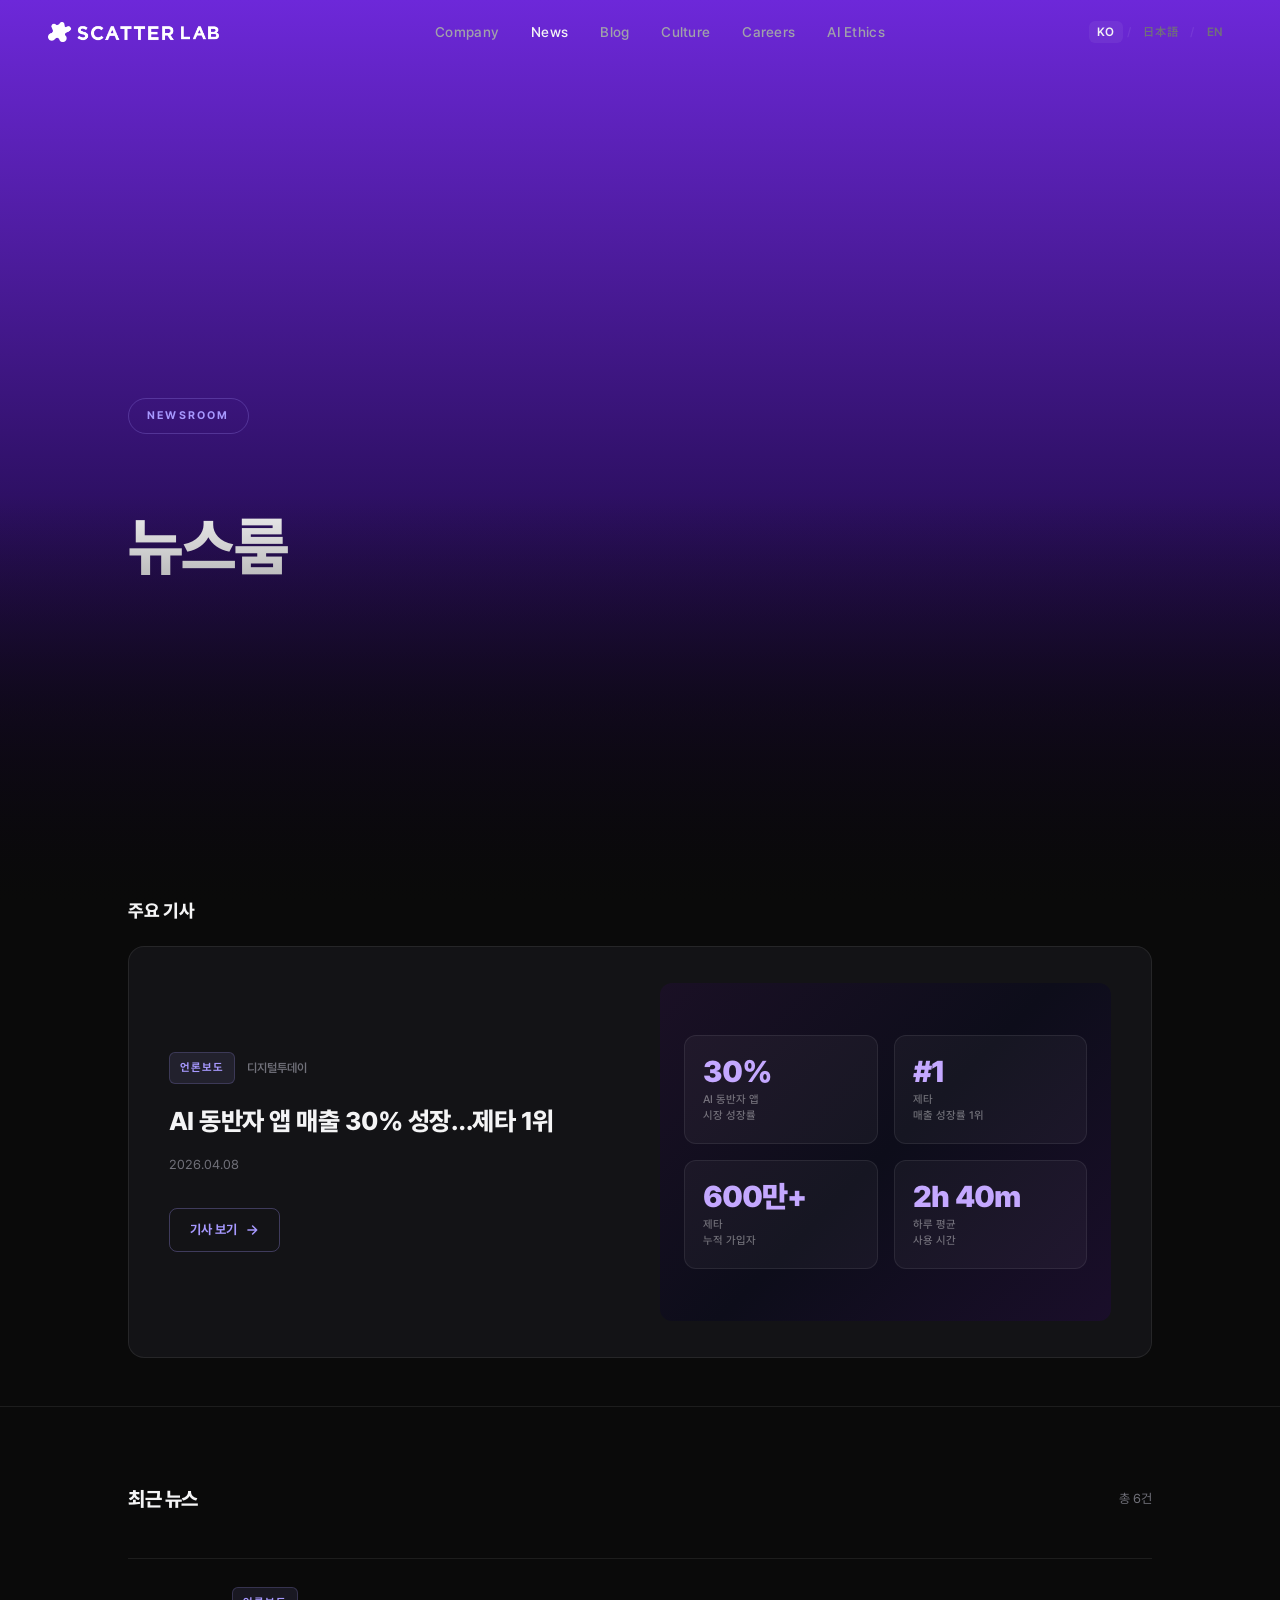
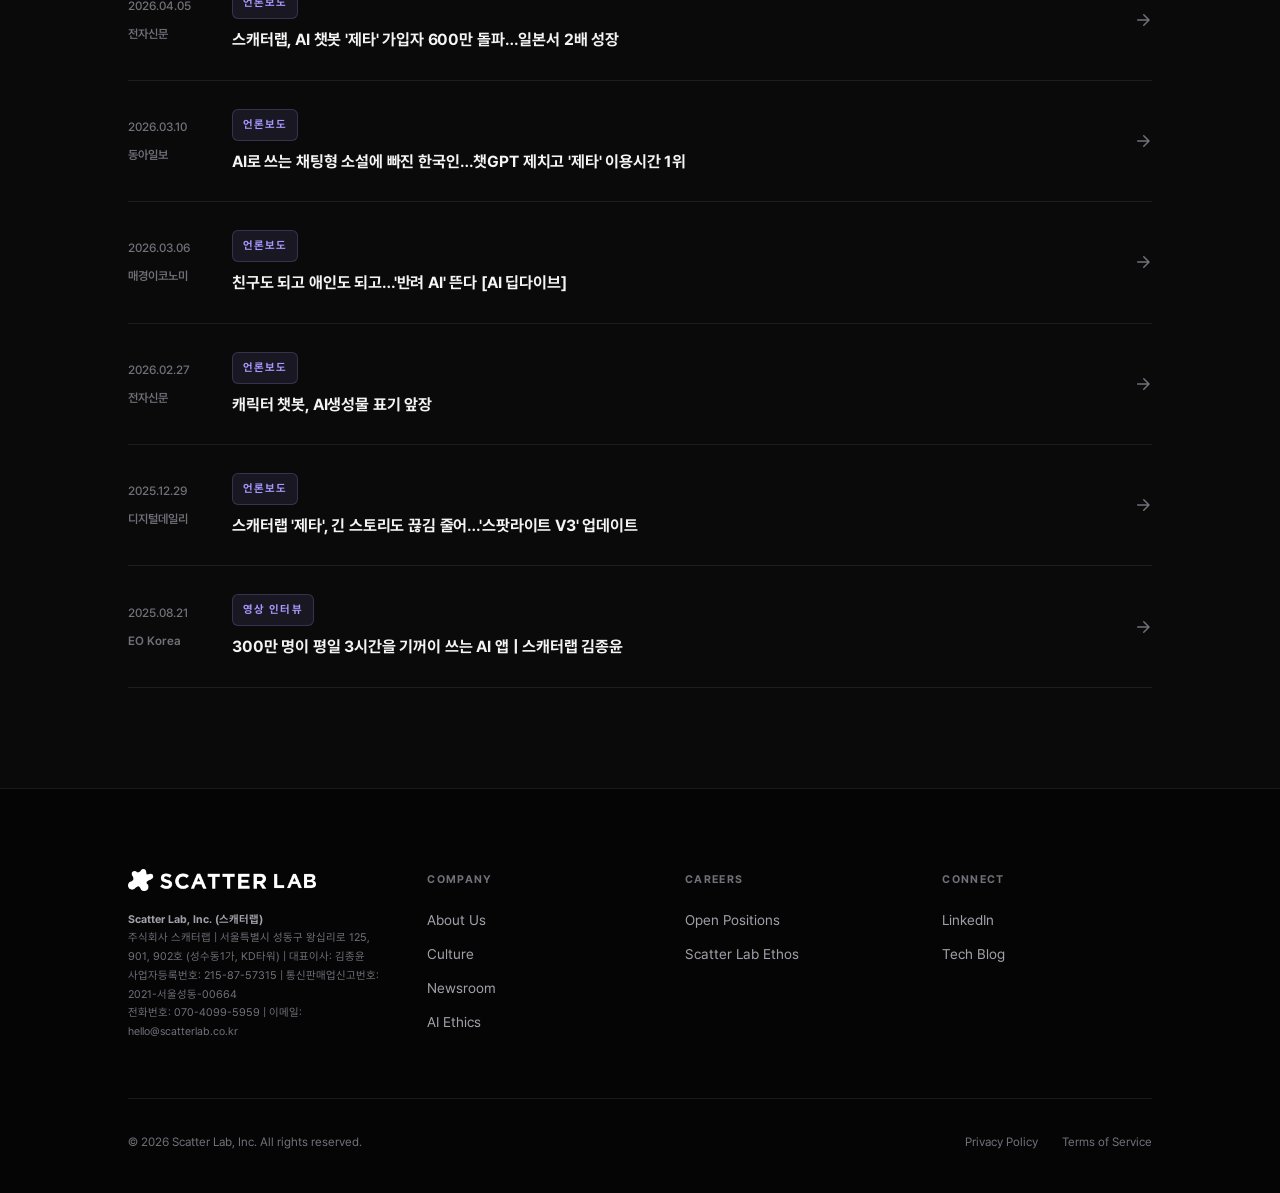
<file: News.html>
<!doctype html>
<html lang="ko">
<head>
<meta charset="utf-8" />
<meta name="viewport" content="width=device-width, initial-scale=1" />
<title>Scatter Lab Newsroom</title>
<link rel="stylesheet" href="colors_and_type.css" />
<link rel="icon" href="assets/scatterlab-symbol.png" type="image/png" />
<style>
  :root {
    --bg-page: #0a0a0a;
    --bg-card: #131316;
    --bg-card-hover: #1c1c25;
    --accent: #A799FF;
    --line: rgba(255,255,255,0.08);
    --line-strong: rgba(255,255,255,0.16);
    --text: #F4F4F5;
    --text-2: #A1A1AA;
    --text-3: #71717A;
  }
  html, body { background: var(--bg-page); color: var(--text); }
  body { font-family: var(--font-sans); overflow-x: hidden; -webkit-font-smoothing: antialiased; }
  a { color: inherit; text-decoration: none; }

  /* NAV */
  .nav {
    position: fixed; top: 0; left: 0; right: 0; z-index: 100;
    height: 64px;
    transition: background .3s, backdrop-filter .3s;
  }
  .nav-inner {
    max-width: 1280px; margin: 0 auto; padding: 0 48px; height: 100%;
    display: flex; align-items: center; justify-content: space-between;
    position: relative;
  }
  .nav.scrolled {
    background: rgba(10,10,10,0.8);
    backdrop-filter: blur(16px);
    -webkit-backdrop-filter: blur(16px);
    border-bottom: 1px solid var(--line);
  }
  .nav-logo { display: flex; align-items: center; }
  .nav-logo-img { height: 20px; width: auto; display: block; }
  .nav-links { display: flex; gap: 32px; list-style: none; position: absolute; left: 50%; transform: translateX(-50%); }
  .nav-links a { color: var(--text-2); font-size: 14px; font-weight: 500; letter-spacing: 0.02em; transition: color .2s; }
  .nav-links a:hover, .nav-links a.active { color: var(--text); }
  .lang-switch { display: inline-flex; align-items: center; gap: 2px; font-size: 12px; font-weight: 600; color: var(--text-3); letter-spacing: 0.05em; }
  .lang-switch a { padding: 4px 8px; border-radius: 6px; text-decoration: none; transition: color .15s, background .15s; }
  .lang-switch a.active { color: var(--text); background: rgba(255,255,255,0.06); }
  .lang-switch a:hover { color: var(--text); }
  .lang-switch .sep { color: var(--line); padding: 0 2px; }
  .lang-btn { padding: 4px 8px; border-radius: 6px; background: none; border: none; cursor: pointer; font-size: 12px; font-weight: 600; font-family: inherit; color: var(--text-3); letter-spacing: 0.05em; white-space: nowrap; transition: color .15s, background .15s; }
  .lang-btn.active { color: var(--text); background: rgba(255,255,255,0.06); }
  .lang-btn:hover { color: var(--text); }

  /* WRAP */
  .wrap { width: 100%; max-width: 1120px; margin: 0 auto; padding: 0 48px; }
  @media (max-width: 720px) { .wrap { padding: 0 20px; } }

  /* HERO */
  .hero {
    position: relative; overflow: hidden;
    min-height: 100vh;
    display: flex; align-items: center;
    padding: 160px 0 80px;
    background: linear-gradient(180deg, #6d28d9 0%, #2e1065 55%, #07000f 100%);
  }
  .hero::after {
    content: ""; position: absolute; inset: 0; z-index: 1;
    background: linear-gradient(180deg, transparent 0%, transparent 55%, rgba(10,10,10,0.6) 78%, #0a0a0a 100%);
  }
  .hero-eyebrow {
    display: inline-block;
    font-size: 11px; font-weight: 700; letter-spacing: 0.2em; text-transform: uppercase;
    color: var(--accent);
    border: 1px solid rgba(167,153,255,0.25);
    border-radius: 20px; padding: 6px 18px;
    margin-bottom: 24px;
  }
  .hero h1 {
    font-size: clamp(36px, 5vw, 64px);
    font-weight: 800; line-height: 1.1; letter-spacing: -0.03em;
    margin-bottom: 0;
  }

  /* FEATURED */
  .featured-section {
    padding: 0 0 48px;
    border-bottom: 1px solid var(--line);
  }
  .featured-label {
    font-size: 18px; font-weight: 800; letter-spacing: -0.01em;
    color: var(--text); margin-bottom: 24px;
  }
  .featured-card {
    display: grid;
    grid-template-columns: 1fr 1fr;
    gap: 40px;
    align-items: center;
    background: var(--bg-card);
    border: 1px solid var(--line);
    border-radius: 16px;
    padding: 36px 40px;
    transition: border-color .3s;
  }
  .featured-card:hover { border-color: rgba(167,153,255,0.25); }
  .featured-meta {
    display: flex; align-items: center; gap: 12px;
    margin-bottom: 20px;
  }
  .tag {
    display: inline-block;
    font-size: 11px; font-weight: 700; letter-spacing: 0.1em; text-transform: uppercase;
    color: var(--accent);
    background: rgba(167,153,255,0.1);
    border: 1px solid rgba(167,153,255,0.2);
    border-radius: 6px; padding: 4px 10px;
  }
  .outlet {
    font-size: 12px; font-weight: 600;
    color: var(--text-3);
  }
  .featured-card h2 {
    font-size: clamp(20px, 2vw, 26px);
    font-weight: 800; line-height: 1.3; letter-spacing: -0.02em;
    margin-bottom: 16px; color: var(--text);
  }
  .featured-date {
    font-size: 13px; color: var(--text-3);
    margin-bottom: 32px;
  }
  .read-link {
    display: inline-flex; align-items: center; gap: 8px;
    font-size: 13px; font-weight: 700;
    color: var(--accent);
    border: 1px solid rgba(167,153,255,0.3);
    border-radius: 8px; padding: 10px 20px;
    transition: background .2s, border-color .2s;
  }
  .read-link:hover {
    background: rgba(167,153,255,0.1);
    border-color: rgba(167,153,255,0.5);
  }
  .read-link svg { width: 14px; height: 14px; flex-shrink: 0; }
  .featured-visual {
    aspect-ratio: 4/3;
    background: linear-gradient(135deg, #1a1025 0%, #0d0d1a 50%, #1a0e2a 100%);
    border-radius: 12px;
    display: flex; align-items: center; justify-content: center;
    overflow: hidden;
    padding: 24px;
  }
  .featured-visual-inner {
    display: grid;
    grid-template-columns: 1fr 1fr;
    gap: 16px;
    width: 100%;
  }
  .vis-stat {
    background: rgba(255,255,255,0.04);
    border: 1px solid rgba(255,255,255,0.08);
    border-radius: 12px;
    padding: 20px 18px;
  }
  .vis-stat-num {
    font-size: clamp(22px, 2.5vw, 30px);
    font-weight: 900; letter-spacing: -0.03em;
    color: #C4A8FF; line-height: 1;
    margin-bottom: 6px;
  }
  .vis-stat-label {
    font-size: 11px; color: rgba(255,255,255,0.4);
    line-height: 1.4; font-weight: 500;
  }

  /* NEWS LIST */
  .news-section { padding: 64px 0 100px; }
  .news-header {
    display: flex; align-items: center; justify-content: space-between;
    margin-bottom: 32px;
  }
  .news-header h2 {
    font-size: 20px; font-weight: 800; letter-spacing: -0.02em;
  }
  .news-count {
    font-size: 13px; color: var(--text-3);
  }
  .news-list {
    display: flex; flex-direction: column; gap: 0;
  }
  .news-item {
    display: grid;
    grid-template-columns: auto 1fr auto;
    align-items: center;
    gap: 24px;
    padding: 28px 0;
    border-bottom: 1px solid var(--line);
    transition: background .2s;
    cursor: pointer;
    text-decoration: none;
    color: inherit;
  }
  .news-item:first-child { border-top: 1px solid var(--line); }
  .news-item:hover .news-title { color: var(--accent); }
  .news-item-left {
    display: flex; flex-direction: column; gap: 6px;
    min-width: 80px;
  }
  .news-item-date { font-size: 12px; color: var(--text-3); font-weight: 500; }
  .news-item-outlet { font-size: 12px; color: var(--text-3); font-weight: 600; }
  .news-title {
    font-size: 16px; font-weight: 700; line-height: 1.4;
    letter-spacing: -0.01em; color: var(--text);
    transition: color .2s;
  }
  .news-arrow {
    color: var(--text-3); transition: color .2s, transform .2s;
    flex-shrink: 0;
  }
  .news-item:hover .news-arrow {
    color: var(--accent);
    transform: translateX(4px);
  }

  /* FOOTER */
  footer {
    background: #050505;
    padding: 80px 0 40px;
    border-top: 1px solid var(--line);
  }
  .foot-top {
    display: grid;
    grid-template-columns: 1.2fr 1fr 1fr 1fr;
    gap: 48px;
    padding-bottom: 56px;
    border-bottom: 1px solid var(--line);
  }
  .foot-brand .logo {
    display: flex; align-items: center; gap: 10px;
    font-weight: 800; font-size: 17px; letter-spacing: -0.02em;
    margin-bottom: 16px;
  }
  .foot-legal-block {
    margin-top: 20px;
    display: flex;
    flex-direction: column;
    gap: 14px;
  }
  .foot-legal-block .legal-lang {
    font-size: 11px;
    color: var(--text-3);
    line-height: 1.7;
  }
  .foot-col h5 {
    font-size: 11px; font-weight: 700; letter-spacing: 0.12em; text-transform: uppercase;
    color: var(--text-3); margin: 0 0 18px;
  }
  .foot-col ul { list-style: none; padding: 0; margin: 0; display: flex; flex-direction: column; gap: 12px; }
  .foot-col a { font-size: 14px; color: var(--text-2); transition: color .15s; }
  .foot-col a:hover { color: var(--text); }
  .foot-bottom {
    display: flex; align-items: center; justify-content: space-between;
    gap: 24px; flex-wrap: wrap;
    padding-top: 32px;
    font-size: 12px; color: var(--text-3);
  }
  .foot-bottom .legal { display: flex; gap: 24px; }
  @media (max-width: 800px) {
    .foot-top { grid-template-columns: 1fr 1fr; gap: 40px 32px; }
    .foot-brand { grid-column: 1 / -1; }
  }
  .foot-legal { font-size: 11px; color: var(--text-3); line-height: 1.7; }
  .foot-legal strong { color: var(--text-2); font-size: 11px; }

  /* REVEAL */
  .reveal { opacity: 0; transform: translateY(20px); transition: opacity .8s ease, transform .8s ease; }
  .reveal.in { opacity: 1; transform: none; }
  .reveal.d1 { transition-delay: .08s; }
  .reveal.d2 { transition-delay: .16s; }
  .reveal.d3 { transition-delay: .24s; }

  @media (max-width: 900px) {
    .featured-card { grid-template-columns: 1fr; gap: 32px; padding: 36px 32px; }
    .featured-visual { display: none; }
    .nav { padding: 0 24px; }
    .nav-links { display: none; }
  }
  @media (max-width: 600px) {
    .news-item { grid-template-columns: 1fr auto; gap: 16px; }
    .news-item-left { display: none; }
  }

  /* HAMBURGER + DRAWER */
  .nav-menu-btn { display: none; width: 40px; height: 40px; background: none; border: none; cursor: pointer; flex-direction: column; align-items: center; justify-content: center; gap: 5px; flex-shrink: 0; }
  .nav-menu-btn span { display: block; width: 22px; height: 2px; background: var(--text); border-radius: 2px; transition: transform .3s, opacity .3s; }
  .nav-menu-btn.open span:nth-child(1) { transform: translateY(7px) rotate(45deg); }
  .nav-menu-btn.open span:nth-child(2) { opacity: 0; }
  .nav-menu-btn.open span:nth-child(3) { transform: translateY(-7px) rotate(-45deg); }
  .nav-drawer-overlay { position: fixed; inset: 0; z-index: 200; background: rgba(0,0,0,0.55); opacity: 0; pointer-events: none; transition: opacity .3s; }
  .nav-drawer-overlay.open { opacity: 1; pointer-events: all; }
  .nav-drawer { position: fixed; top: 0; right: 0; bottom: 0; z-index: 201; width: min(280px, 80vw); background: #111114; border-left: 1px solid var(--line); transform: translateX(100%); transition: transform .35s cubic-bezier(.4,0,.2,1); display: flex; flex-direction: column; padding: 72px 28px 40px; overflow-y: auto; }
  .nav-drawer.open { transform: translateX(0); }
  .nav-drawer a { font-size: 17px; font-weight: 600; color: var(--text-2); padding: 16px 0; border-bottom: 1px solid var(--line); display: block; text-decoration: none; transition: color .15s; }
  .nav-drawer a:first-child { border-top: 1px solid var(--line); }
  .nav-drawer a:hover, .nav-drawer a.active { color: var(--text); }
  .drawer-lang { margin-top: 28px; display: flex; gap: 4px; align-items: center; }
  @media (max-width: 880px) { .nav-menu-btn { display: flex; } .nav-inner { padding: 0 20px; } .nav-logo-img { max-width: 120px; height: auto; } }
</style>
</head>
<body>

<nav class="nav" id="mainNav">
  <div class="nav-inner">
    <a href="Homepage.html" class="nav-logo">
      <img src="assets/scatterlab-logo-white.png" alt="Scatter Lab" class="nav-logo-img" />
    </a>
    <ul class="nav-links">
      <li><a href="Homepage.html">Company</a></li>
      <li><a href="News.html" class="active">News</a></li>
      <li><a href="https://blog.scatterlab.co.kr/" target="_blank">Blog</a></li>
      <li><a href="Culture.html">Culture</a></li>
      <li><a href="Careers.html">Careers</a></li>
      <li><a href="AIEthics.html">AI Ethics</a></li>
    </ul>
    <div class="lang-switch">
      <button class="lang-btn active" onclick="setLang('ko')">KO</button>
      <span class="sep">/</span>
      <button class="lang-btn" onclick="setLang('ja')">日本語</button>
      <span class="sep">/</span>
      <button class="lang-btn" onclick="setLang('en')">EN</button>
    </div>
    <button class="nav-menu-btn" id="navMenuBtn" aria-label="메뉴" aria-expanded="false">
      <span></span><span></span><span></span>
    </button>
  </div>
</nav>
<div class="nav-drawer-overlay" id="navOverlay"></div>
<nav class="nav-drawer" id="navDrawer" aria-hidden="true">
  <a href="Homepage.html">Company</a>
  <a href="News.html" class="active">News</a>
  <a href="https://blog.scatterlab.co.kr/" target="_blank">Blog</a>
  <a href="Culture.html">Culture</a>
  <a href="Careers.html">Careers</a>
  <a href="AIEthics.html">AI Ethics</a>
  <div class="drawer-lang">
    <button class="lang-btn" id="d-ko" onclick="setLang('ko');closeDrawer()">KO</button>
    <span class="sep">/</span>
    <button class="lang-btn" id="d-ja" onclick="setLang('ja');closeDrawer()">日本語</button>
    <span class="sep">/</span>
    <button class="lang-btn" id="d-en" onclick="setLang('en');closeDrawer()">EN</button>
  </div>
</nav>

<!-- HERO -->
<section class="hero">
<div class="wrap">
    <div class="hero-eyebrow reveal" data-i18n="hero.eyebrow">Newsroom</div>
    <h1 class="reveal d1" data-i18n="hero.h1">뉴스룸</h1>
  </div>
</section>

<!-- FEATURED -->
<section class="featured-section">
  <div class="wrap">
    <div class="featured-label reveal" data-i18n="featured.label">주요 기사</div>
    <a href="https://www.digitaltoday.co.kr/news/articleView.html?idxno=654667" target="_blank" class="featured-card reveal d1" style="display:grid;">
      <div>
        <div class="featured-meta">
          <span class="tag" data-i18n="tag.press">언론보도</span>
          <span class="outlet">디지털투데이</span>
        </div>
        <h2>AI 동반자 앱 매출 30% 성장…제타 1위</h2>
        <div class="featured-date">2026.04.08</div>
        <div class="read-link">
          <span data-i18n="read.link">기사 보기</span>
          <svg viewBox="0 0 24 24" fill="none" stroke="currentColor" stroke-width="2.5" stroke-linecap="round" stroke-linejoin="round"><path d="M5 12h14M13 5l7 7-7 7"/></svg>
        </div>
      </div>
      <div class="featured-visual">
        <div class="featured-visual-inner">
          <div class="vis-stat">
            <div class="vis-stat-num">30%</div>
            <div class="vis-stat-label">AI 동반자 앱<br/>시장 성장률</div>
          </div>
          <div class="vis-stat">
            <div class="vis-stat-num">#1</div>
            <div class="vis-stat-label">제타<br/>매출 성장률 1위</div>
          </div>
          <div class="vis-stat">
            <div class="vis-stat-num">600만+</div>
            <div class="vis-stat-label">제타<br/>누적 가입자</div>
          </div>
          <div class="vis-stat">
            <div class="vis-stat-num">2h 40m</div>
            <div class="vis-stat-label">하루 평균<br/>사용 시간</div>
          </div>
        </div>
      </div>
    </a>
  </div>
</section>

<!-- NEWS LIST -->
<section class="news-section">
  <div class="wrap">
    <div class="news-header reveal">
      <h2 data-i18n="news.header">최근 뉴스</h2>
      <span class="news-count" data-i18n="news.count">총 6건</span>
    </div>
    <div class="news-list">

      <a href="https://n.news.naver.com/mnews/article/030/0003414718?sid=105" target="_blank" class="news-item reveal">
        <div class="news-item-left">
          <span class="news-item-date">2026.04.05</span>
          <span class="news-item-outlet">전자신문</span>
        </div>
        <div>
          <span class="tag" style="margin-bottom:10px;display:inline-block;" data-i18n="tag.press">언론보도</span>
          <div class="news-title">스캐터랩, AI 챗봇 '제타' 가입자 600만 돌파…일본서 2배 성장</div>
        </div>
        <svg class="news-arrow" width="18" height="18" viewBox="0 0 24 24" fill="none" stroke="currentColor" stroke-width="2" stroke-linecap="round" stroke-linejoin="round"><path d="M5 12h14M13 5l7 7-7 7"/></svg>
      </a>

      <a href="https://n.news.naver.com/article/020/0003702859?sid=101" target="_blank" class="news-item reveal d1">
        <div class="news-item-left">
          <span class="news-item-date">2026.03.10</span>
          <span class="news-item-outlet">동아일보</span>
        </div>
        <div>
          <span class="tag" style="margin-bottom:10px;display:inline-block;" data-i18n="tag.press">언론보도</span>
          <div class="news-title">AI로 쓰는 채팅형 소설에 빠진 한국인…챗GPT 제치고 '제타' 이용시간 1위</div>
        </div>
        <svg class="news-arrow" width="18" height="18" viewBox="0 0 24 24" fill="none" stroke="currentColor" stroke-width="2" stroke-linecap="round" stroke-linejoin="round"><path d="M5 12h14M13 5l7 7-7 7"/></svg>
      </a>

      <a href="https://www.mk.co.kr/news/business/11980912" target="_blank" class="news-item reveal d2">
        <div class="news-item-left">
          <span class="news-item-date">2026.03.06</span>
          <span class="news-item-outlet">매경이코노미</span>
        </div>
        <div>
          <span class="tag" style="margin-bottom:10px;display:inline-block;" data-i18n="tag.press">언론보도</span>
          <div class="news-title">친구도 되고 애인도 되고…'반려 AI' 뜬다 [AI 딥다이브]</div>
        </div>
        <svg class="news-arrow" width="18" height="18" viewBox="0 0 24 24" fill="none" stroke="currentColor" stroke-width="2" stroke-linecap="round" stroke-linejoin="round"><path d="M5 12h14M13 5l7 7-7 7"/></svg>
      </a>

      <a href="https://www.etnews.com/20260227000305" target="_blank" class="news-item reveal d3">
        <div class="news-item-left">
          <span class="news-item-date">2026.02.27</span>
          <span class="news-item-outlet">전자신문</span>
        </div>
        <div>
          <span class="tag" style="margin-bottom:10px;display:inline-block;" data-i18n="tag.press">언론보도</span>
          <div class="news-title">캐릭터 챗봇, AI생성물 표기 앞장</div>
        </div>
        <svg class="news-arrow" width="18" height="18" viewBox="0 0 24 24" fill="none" stroke="currentColor" stroke-width="2" stroke-linecap="round" stroke-linejoin="round"><path d="M5 12h14M13 5l7 7-7 7"/></svg>
      </a>

      <a href="https://www.ddaily.co.kr/page/view/2025122910591833497" target="_blank" class="news-item reveal">
        <div class="news-item-left">
          <span class="news-item-date">2025.12.29</span>
          <span class="news-item-outlet">디지털데일리</span>
        </div>
        <div>
          <span class="tag" style="margin-bottom:10px;display:inline-block;" data-i18n="tag.press">언론보도</span>
          <div class="news-title">스캐터랩 '제타', 긴 스토리도 끊김 줄어…'스팟라이트 V3' 업데이트</div>
        </div>
        <svg class="news-arrow" width="18" height="18" viewBox="0 0 24 24" fill="none" stroke="currentColor" stroke-width="2" stroke-linecap="round" stroke-linejoin="round"><path d="M5 12h14M13 5l7 7-7 7"/></svg>
      </a>

      <a href="https://youtu.be/yhgEgAc1ELw?si=KROathPYrTepxzF2" target="_blank" class="news-item reveal d1">
        <div class="news-item-left">
          <span class="news-item-date">2025.08.21</span>
          <span class="news-item-outlet">EO Korea</span>
        </div>
        <div>
          <span class="tag" style="margin-bottom:10px;display:inline-block;" data-i18n="tag.video">영상 인터뷰</span>
          <div class="news-title">300만 명이 평일 3시간을 기꺼이 쓰는 AI 앱 | 스캐터랩 김종윤</div>
        </div>
        <svg class="news-arrow" width="18" height="18" viewBox="0 0 24 24" fill="none" stroke="currentColor" stroke-width="2" stroke-linecap="round" stroke-linejoin="round"><path d="M5 12h14M13 5l7 7-7 7"/></svg>
      </a>

    </div>
  </div>
</section>

<!-- FOOTER -->
<footer>
  <div class="wrap">
    <div class="foot-top">
      <div class="foot-brand">
        <div class="logo">
          <img src="assets/scatterlab-logo-white.png" alt="Scatter Lab" style="height:22px;width:auto;" />
        </div>
        <div class="foot-legal-block">
          <div class="legal-lang">
            <strong style="color:var(--text-2);font-size:11px;">Scatter Lab, Inc. (스캐터랩)</strong><br/>
            주식회사 스캐터랩 | 서울특별시 성동구 왕십리로 125, 901, 902호 (성수동1가, KD타워) | 대표이사: 김종윤<br/>
            사업자등록번호: 215-87-57315 | 통신판매업신고번호: 2021-서울성동-00664<br/>
            전화번호: 070-4099-5959 | 이메일: hello@scatterlab.co.kr
          </div>
        </div>
      </div>
      <div class="foot-col">
        <h5>Company</h5>
        <ul>
          <li><a href="Homepage.html" data-i18n="foot.about">About Us</a></li>
          <li><a href="Culture.html">Culture</a></li>
          <li><a href="News.html" data-i18n="foot.newsroom">Newsroom</a></li>
          <li><a href="AIEthics.html">AI Ethics</a></li>
        </ul>
      </div>
      <div class="foot-col">
        <h5>Careers</h5>
        <ul>
          <li><a href="Careers.html" data-i18n="foot.openpos">Open Positions</a></li>
          <li><a href="Culture.html" data-i18n="foot.ethos">Scatter Lab Ethos</a></li>
        </ul>
      </div>
      <div class="foot-col">
        <h5>Connect</h5>
        <ul>
          <li><a href="https://www.linkedin.com/company/scatterlab-inc" target="_blank">LinkedIn</a></li>
          <li><a href="https://blog.scatterlab.co.kr/" target="_blank">Tech Blog</a></li>
        </ul>
      </div>
    </div>
    <div class="foot-bottom">
      <div>© 2026 Scatter Lab, Inc. All rights reserved.</div>
      <div class="legal">
        <a href="#" data-i18n="foot.privacy">Privacy Policy</a>
        <a href="#" data-i18n="foot.terms">Terms of Service</a>
      </div>
    </div>
  </div>
</footer>

<script>
  // -------- i18n ---------------------------------------------------
  const TRANSLATIONS = {
    ko: {
      'hero.eyebrow': 'Newsroom',
      'hero.h1': '뉴스룸',
      'featured.label': '주요 기사',
      'read.link': '기사 보기',
      'news.header': '최근 뉴스',
      'news.count': '총 6건',
      'tag.press': '언론보도',
      'tag.video': '영상 인터뷰',
      'foot.about': 'About Us',
      'foot.newsroom': 'Newsroom',
      'foot.openpos': 'Open Positions',
      'foot.ethos': 'Scatter Lab Ethos',
      'foot.privacy': 'Privacy Policy',
      'foot.terms': 'Terms of Service',
    },
    ja: {
      'hero.eyebrow': 'ニュースルーム',
      'hero.h1': 'ニュースルーム',
      'featured.label': '注目記事',
      'read.link': '記事を見る',
      'news.header': '最新ニュース',
      'news.count': '全6件',
      'tag.press': '報道記事',
      'tag.video': '動画インタビュー',
      'foot.about': '会社案内',
      'foot.newsroom': 'ニュースルーム',
      'foot.openpos': 'オープンポジション',
      'foot.ethos': 'Scatter Lab エトス',
      'foot.privacy': 'プライバシーポリシー',
      'foot.terms': '利用規約',
    },
    en: {
      'hero.eyebrow': 'Newsroom',
      'hero.h1': 'Newsroom',
      'featured.label': 'Featured',
      'read.link': 'Read article',
      'news.header': 'Latest News',
      'news.count': '6 articles',
      'tag.press': 'Press',
      'tag.video': 'Video Interview',
      'foot.about': 'About Us',
      'foot.newsroom': 'Newsroom',
      'foot.openpos': 'Open Positions',
      'foot.ethos': 'Scatter Lab Ethos',
      'foot.privacy': 'Privacy Policy',
      'foot.terms': 'Terms of Service',
    }
  };

  let currentLang = 'ko';

  function setLang(lang) {
    currentLang = lang;
    const t = TRANSLATIONS[lang];
    document.querySelectorAll('[data-i18n]').forEach(el => {
      const key = el.dataset.i18n;
      if (t[key] !== undefined) el.innerHTML = t[key];
    });
    document.querySelectorAll('.lang-btn').forEach(btn => {
      btn.classList.toggle('active', btn.getAttribute('onclick') === `setLang('${lang}')`);
    });
    localStorage.setItem('lang', lang);
  }

  const nav = document.getElementById('mainNav');
  window.addEventListener('scroll', () => {
    nav.classList.toggle('scrolled', window.scrollY > 10);
  });

  const observer = new IntersectionObserver((entries) => {
    entries.forEach(e => { if (e.isIntersecting) { e.target.classList.add('in'); observer.unobserve(e.target); } });
  }, { threshold: 0.1 });
  document.querySelectorAll('.reveal').forEach(el => observer.observe(el));

  // -------- Restore saved language --------------------------------
  (function () {
    const saved = localStorage.getItem('lang') || 'ko';
    if (saved !== 'ko') setLang(saved);
  })();

  // -------- Hamburger drawer --------------------------------
  const navMenuBtn = document.getElementById('navMenuBtn');
  const navOverlay = document.getElementById('navOverlay');
  const navDrawer = document.getElementById('navDrawer');
  function openDrawer() {
    navMenuBtn.classList.add('open'); navDrawer.classList.add('open'); navOverlay.classList.add('open');
    navDrawer.setAttribute('aria-hidden','false'); navMenuBtn.setAttribute('aria-expanded','true');
    document.body.style.overflow = 'hidden';
  }
  function closeDrawer() {
    navMenuBtn.classList.remove('open'); navDrawer.classList.remove('open'); navOverlay.classList.remove('open');
    navDrawer.setAttribute('aria-hidden','true'); navMenuBtn.setAttribute('aria-expanded','false');
    document.body.style.overflow = '';
  }
  navMenuBtn.addEventListener('click', () => navDrawer.classList.contains('open') ? closeDrawer() : openDrawer());
  navOverlay.addEventListener('click', closeDrawer);
  document.addEventListener('keydown', e => e.key === 'Escape' && closeDrawer());
</script>
</body>
</html>
</file>
<file: colors_and_type.css>
/* ------------------------------------------------------------------
   Zeta Labs Design System — Base tokens
   Sources: Figma "[zetalabs] Design system.fig" (foundation/ tokens)
   ------------------------------------------------------------------ */

/* ---------- Fonts ------------------------------------------------- */
@font-face { font-family: "Pretendard JP"; font-weight: 100; src: url("fonts/PretendardJP-Thin.otf") format("opentype"); font-display: swap; }
@font-face { font-family: "Pretendard JP"; font-weight: 200; src: url("fonts/PretendardJP-ExtraLight.otf") format("opentype"); font-display: swap; }
@font-face { font-family: "Pretendard JP"; font-weight: 300; src: url("fonts/PretendardJP-Light.otf") format("opentype"); font-display: swap; }
@font-face { font-family: "Pretendard JP"; font-weight: 400; src: url("fonts/PretendardJP-Regular.otf") format("opentype"); font-display: swap; }
@font-face { font-family: "Pretendard JP"; font-weight: 500; src: url("fonts/PretendardJP-Medium.otf") format("opentype"); font-display: swap; }
@font-face { font-family: "Pretendard JP"; font-weight: 600; src: url("fonts/PretendardJP-SemiBold.otf") format("opentype"); font-display: swap; }
@font-face { font-family: "Pretendard JP"; font-weight: 700; src: url("fonts/PretendardJP-Bold.otf") format("opentype"); font-display: swap; }
@font-face { font-family: "Pretendard JP"; font-weight: 800; src: url("fonts/PretendardJP-ExtraBold.otf") format("opentype"); font-display: swap; }
@font-face { font-family: "Pretendard JP"; font-weight: 900; src: url("fonts/PretendardJP-Black.otf") format("opentype"); font-display: swap; }

:root {
  /* ---------- Ref colors: iris (primary brand scale) --------------- */
  --iris-50:  #F3F2FF;
  --iris-100: #E8E6FF;
  --iris-200: #D7D1FE;
  --iris-300: #BCAFFD;
  --iris-400: #9D85FA;   /* a11y-safe emphasis on dark bg — #A799FF in usage docs */
  --iris-500: #805CF5;
  --iris-600: #6838EB;   /* Primary */
  --iris-700: #5D2AD2;
  --iris-800: #5326AB;
  --iris-900: #48228A;
  --iris-950: #2F115D;

  /* Figma usage metadata flags these exact shades as the "Primary on dark"
     and "Primary on light" emphasis: */
  --iris-emphasis-dark:  #A799FF;  /* use for brand-color text/icons on zinc/900+ */
  --iris-emphasis-light: #6838EB;

  /* ---------- Ref colors: zinc (neutral scale) -------------------- */
  --zinc-50:  #FAFAFA;
  --zinc-100: #F4F4F5;
  --zinc-200: #E4E4E7;
  --zinc-300: #D4D4D8;
  --zinc-400: #A1A1AA;
  --zinc-500: #71717A;
  --zinc-600: #52525B;
  --zinc-700: #3F3F46;
  --zinc-800: #27272A;
  --zinc-850: #202023;
  --zinc-900: #18181B;
  --zinc-925: #111114;  /* "Sidebar" token */
  --zinc-950: #09090B;

  /* ---------- Ref colors: semantic ramps --------------------------- */
  --red-500: #EF4444;
  --red-600: #DC2626;
  --red-700: #B91C1C;
  --green-500: #22C55E;
  --green-600: #16A34A;
  --yellow-500: #EAB308;
  --blue-600:  #2563EB;

  /* ---------- Semantic: Foreground (text / icon) ------------------- */
  /* Light theme */
  --fg-primary:      #111114;          /* zinc/925 — body copy */
  --fg-secondary:    #3F3F46;          /* zinc/700 */
  --fg-tertiary:     #71717A;          /* zinc/500 */
  --fg-disabled:     #A1A1AA;          /* zinc/400 */
  --fg-on-primary:   #FFFFFF;          /* on iris/600 bg */
  --fg-accent:       var(--iris-600);  /* primary emphasis */
  --fg-danger:       var(--red-600);
  --fg-success:      var(--green-600);

  /* Dark theme overrides (apply via [data-theme="dark"] below) */

  /* ---------- Semantic: Background --------------------------------- */
  --bg-canvas:       #FFFFFF;
  --bg-subtle:       #FAFAFA;          /* zinc/50 */
  --bg-muted:        #F4F4F5;          /* zinc/100 */
  --bg-inverse:      #18181B;
  --bg-sidebar:      #111114;          /* zinc/925 */
  --bg-brand:        var(--iris-600);
  --bg-brand-tint:   #F3F2FF;          /* iris/50 */
  --bg-brand-hover:  var(--iris-700);
  --bg-danger:       var(--red-600);

  /* ---------- Semantic: Border ------------------------------------- */
  --border-subtle:   #F4F4F5;
  --border-default:  #E4E4E7;
  --border-strong:   #D4D4D8;
  --border-focus:    var(--iris-600);
  --border-brand:    var(--iris-600);

  /* ---------- Radii (figma token scale) ---------------------------- */
  --radius-0:  0px;
  --radius-xs: 2px;
  --radius-sm: 4px;
  --radius-md: 6px;     /* buttons, inputs (default) */
  --radius-lg: 8px;     /* cards, overlays */
  --radius-xl: 12px;
  --radius-2xl: 16px;
  --radius-3xl: 20px;
  --radius-full: 9999px;

  /* ---------- Spacing scale (4-based) ------------------------------ */
  --space-0: 0;
  --space-0-5: 2px;
  --space-1: 4px;
  --space-1-5: 6px;
  --space-2: 8px;
  --space-2-5: 10px;
  --space-3: 12px;
  --space-4: 16px;
  --space-5: 20px;
  --space-6: 24px;
  --space-8: 32px;
  --space-10: 40px;
  --space-12: 48px;
  --space-16: 64px;

  /* ---------- Elevation (shadow scale) ----------------------------- */
  --shadow-sm:   0 1px 2px 0 rgba(0,0,0,0.05);
  --shadow-md:  -2px 4px 6px -1px rgba(0,0,0,0.10), -2px 2px 4px -2px rgba(0,0,0,0.06);
  --shadow-lg:  -4px 6px 10px -1px rgba(0,0,0,0.12), -2px 4px 6px -2px rgba(0,0,0,0.06);
  --shadow-xl:  -8px 12px 20px -4px rgba(0,0,0,0.14), -4px 6px 10px -3px rgba(0,0,0,0.06);
  --shadow-focus-ring:       0 0 0 3px rgba(104,56,235,0.25);
  --shadow-focus-ring-error: 0 0 0 3px rgba(239,68,68,0.25);

  /* ---------- Backdrop blur presets -------------------------------- */
  --blur-elevated:         blur(8px);
  --blur-cover:            blur(16px);
  --blur-on-card:          blur(12px);
  --blur-on-card-strong:   blur(20px);
  --blur-card:             blur(24px);
  --blur-fullscreen-subtle: blur(32px);
  --blur-fullscreen:       blur(48px);

  /* ---------- Type: base ------------------------------------------- */
  --font-sans: "Pretendard JP", "Pretendard", -apple-system, BlinkMacSystemFont,
               "SF Pro", "Helvetica Neue", Arial, "Apple SD Gothic Neo",
               "Noto Sans KR", sans-serif;
  --font-inter: "Inter", "Pretendard JP", ui-sans-serif, system-ui, sans-serif;
  --font-mono: "Menlo", "SF Mono", "JetBrains Mono", ui-monospace, monospace;

  --fw-thin: 100;
  --fw-extralight: 200;
  --fw-light: 300;
  --fw-regular: 400;
  --fw-medium: 500;
  --fw-semibold: 600;
  --fw-bold: 700;
  --fw-extrabold: 800;
  --fw-black: 900;

  /* ---------- Type: display / heading scale ------------------------ */
  /* Conventions observed: Korean/JP body uses Pretendard JP; doc headers
     often use Inter Semi Bold 14/16; hero marketing uses Inter Bold 64. */
  --text-display-xl: 700 64px/72px var(--font-inter);
  --text-display-lg: 700 48px/56px var(--font-inter);
  --text-display-md: 600 36px/44px var(--font-sans);
  --text-display-sm: 600 30px/36px var(--font-inter);

  --text-h1: 600 24px/32px var(--font-sans);
  --text-h2: 600 20px/28px var(--font-sans);
  --text-h3: 600 18px/26px var(--font-sans);
  --text-h4: 600 16px/24px var(--font-sans);

  --text-body-lg: 400 16px/24px var(--font-sans);
  --text-body-md: 400 15px/22px var(--font-sans);
  --text-body-sm: 400 14px/20px var(--font-sans);
  --text-body-xs: 400 12px/16px var(--font-sans);

  --text-label-md: 500 14px/20px var(--font-sans);
  --text-label-sm: 500 12px/16px var(--font-sans);

  --text-button: 600 14px/20px var(--font-sans);
  --text-caption: 400 11px/14px var(--font-sans);
  --text-code: 400 13px/20px var(--font-mono);

  /* Letter-spacing: Pretendard ships optically balanced, so default 0;
     tighten slightly for large display. */
  --tracking-tight: -0.02em;
  --tracking-normal: 0;
  --tracking-wide: 0.01em;

  /* ---------- Motion ----------------------------------------------- */
  --ease-out: cubic-bezier(0.16, 1, 0.3, 1);          /* default */
  --ease-in-out: cubic-bezier(0.65, 0, 0.35, 1);
  --ease-bounce: cubic-bezier(0.34, 1.56, 0.64, 1);
  --dur-fast: 120ms;
  --dur-base: 200ms;
  --dur-slow: 320ms;

  /* ---------- Breakpoints ------------------------------------------ */
  --bp-sm: 390px;   /* mobile */
  --bp-md: 768px;   /* tablet */
  --bp-lg: 1024px;  /* small desktop */
  --bp-xl: 1280px;  /* desktop */
  --bp-2xl: 1536px; /* wide */
}

/* --------- Dark theme ----------------------------------------------- */
[data-theme="dark"] {
  --fg-primary:    #F4F4F5;
  --fg-secondary:  #D4D4D8;
  --fg-tertiary:   #A1A1AA;
  --fg-disabled:   #52525B;
  --fg-accent:     var(--iris-emphasis-dark); /* #A799FF on dark per usage docs */

  --bg-canvas:     #111114;
  --bg-subtle:     #18181B;
  --bg-muted:      #202023;
  --bg-inverse:    #FAFAFA;
  --bg-sidebar:    #09090B;
  --bg-brand-tint: rgba(104,56,235,0.16);

  --border-subtle:  rgba(255,255,255,0.06);
  --border-default: rgba(255,255,255,0.12);
  --border-strong:  rgba(255,255,255,0.20);
}

/* --------- Semantic typography classes ------------------------------ */
.zl-display-xl { font: var(--text-display-xl); letter-spacing: var(--tracking-tight); color: var(--fg-primary); }
.zl-display-lg { font: var(--text-display-lg); letter-spacing: var(--tracking-tight); color: var(--fg-primary); }
.zl-display-md { font: var(--text-display-md); letter-spacing: var(--tracking-tight); color: var(--fg-primary); }
.zl-h1 { font: var(--text-h1); color: var(--fg-primary); }
.zl-h2 { font: var(--text-h2); color: var(--fg-primary); }
.zl-h3 { font: var(--text-h3); color: var(--fg-primary); }
.zl-h4 { font: var(--text-h4); color: var(--fg-primary); }
.zl-body-lg { font: var(--text-body-lg); color: var(--fg-primary); }
.zl-body-md { font: var(--text-body-md); color: var(--fg-primary); }
.zl-body-sm { font: var(--text-body-sm); color: var(--fg-secondary); }
.zl-body-xs { font: var(--text-body-xs); color: var(--fg-tertiary); }
.zl-label-md { font: var(--text-label-md); color: var(--fg-primary); }
.zl-label-sm { font: var(--text-label-sm); color: var(--fg-secondary); }
.zl-caption { font: var(--text-caption); color: var(--fg-tertiary); }
.zl-code { font: var(--text-code); color: var(--fg-primary); }

/* --------- Base reset ------------------------------------------------ */
*, *::before, *::after { box-sizing: border-box; }
html { -webkit-text-size-adjust: 100%; }
body {
  font: var(--text-body-md);
  color: var(--fg-primary);
  background: var(--bg-canvas);
  margin: 0;
  -webkit-font-smoothing: antialiased;
  -moz-osx-font-smoothing: grayscale;
  text-rendering: optimizeLegibility;
}
a { color: var(--fg-accent); text-decoration: none; }
a:hover { text-decoration: underline; }
</file>
